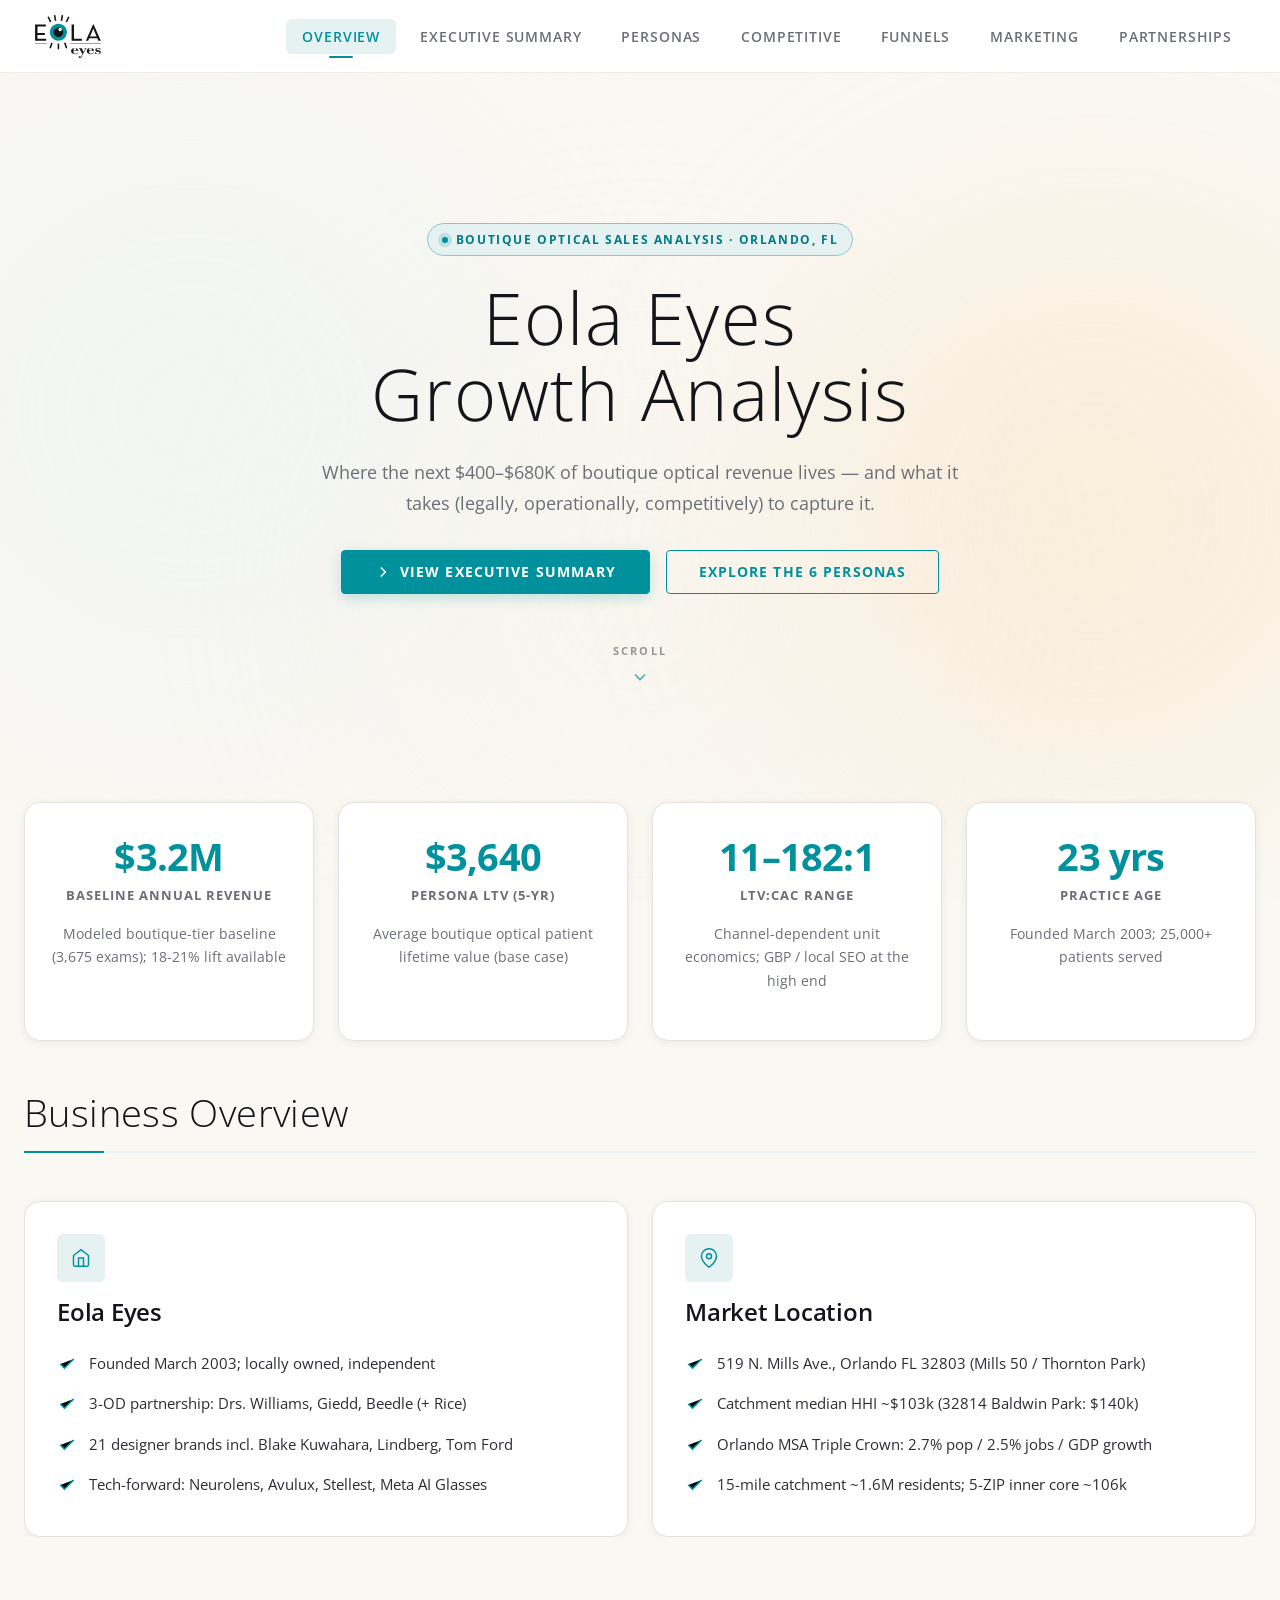
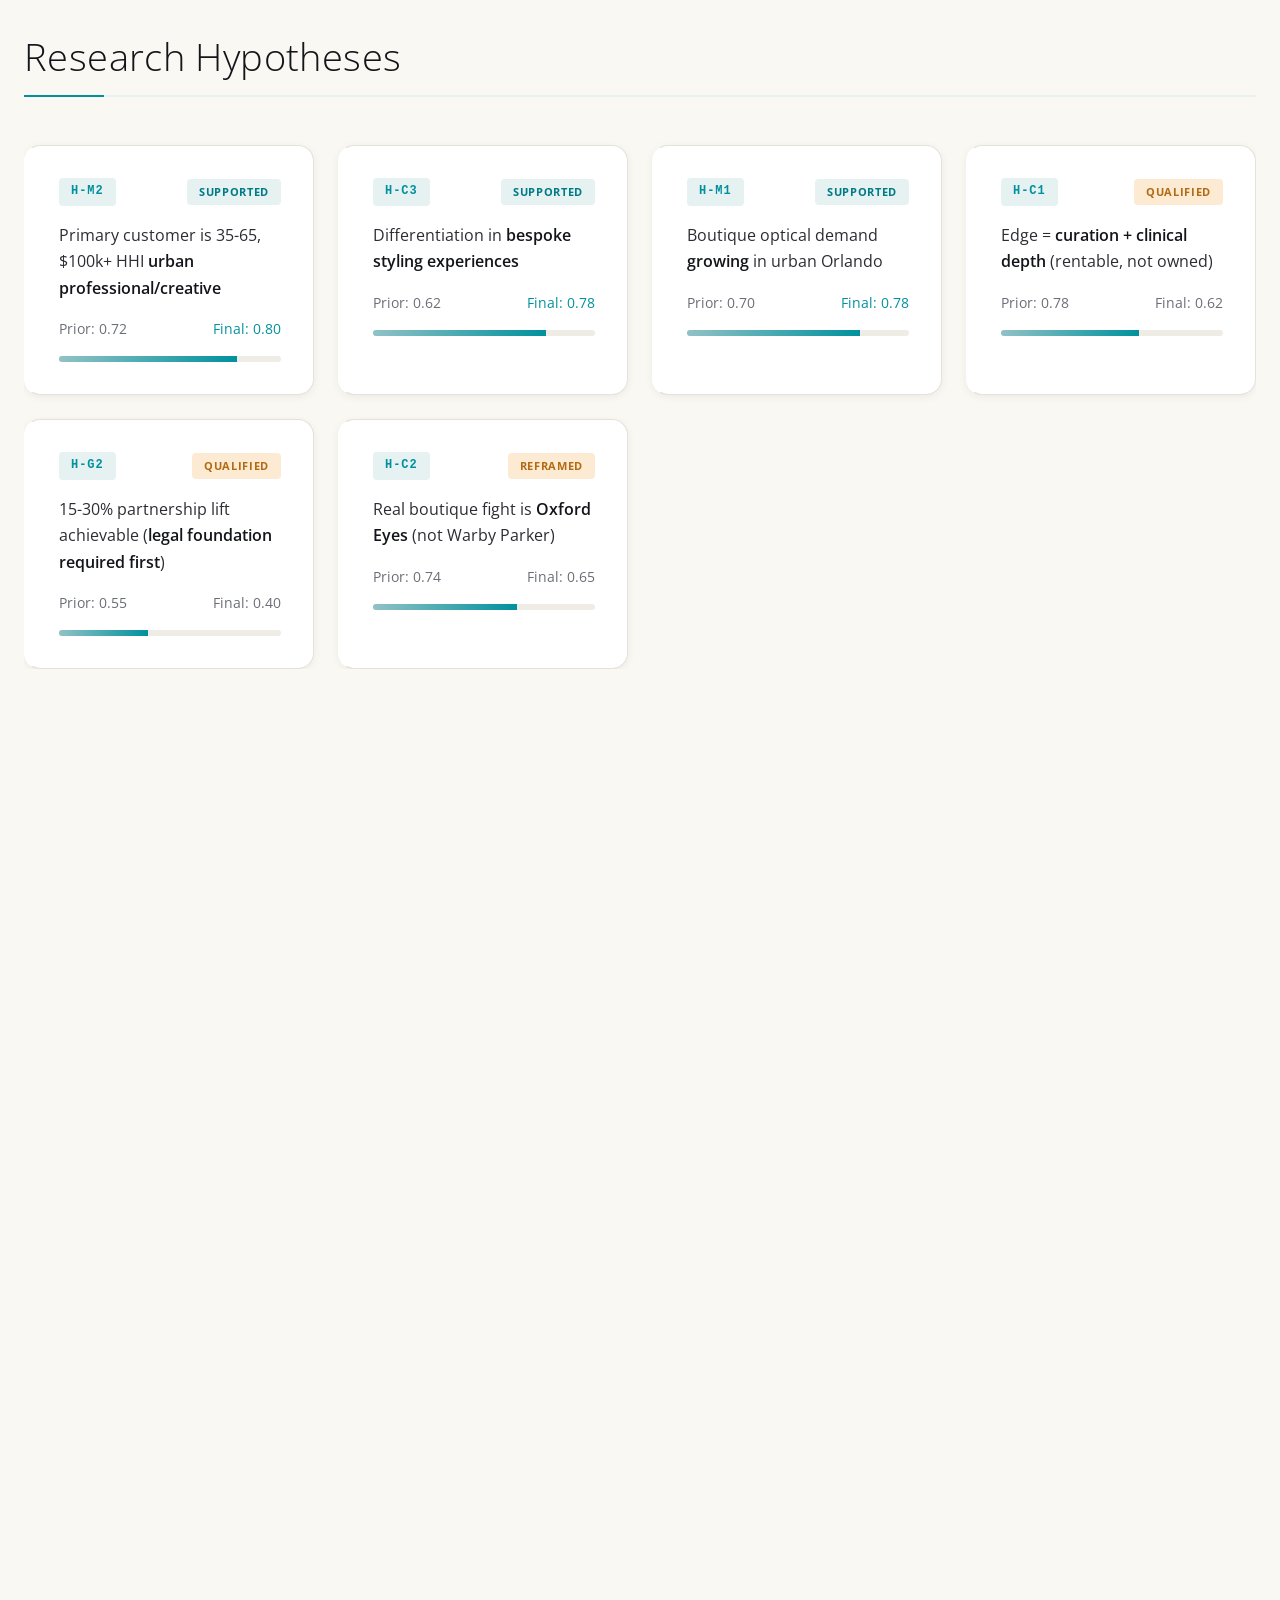
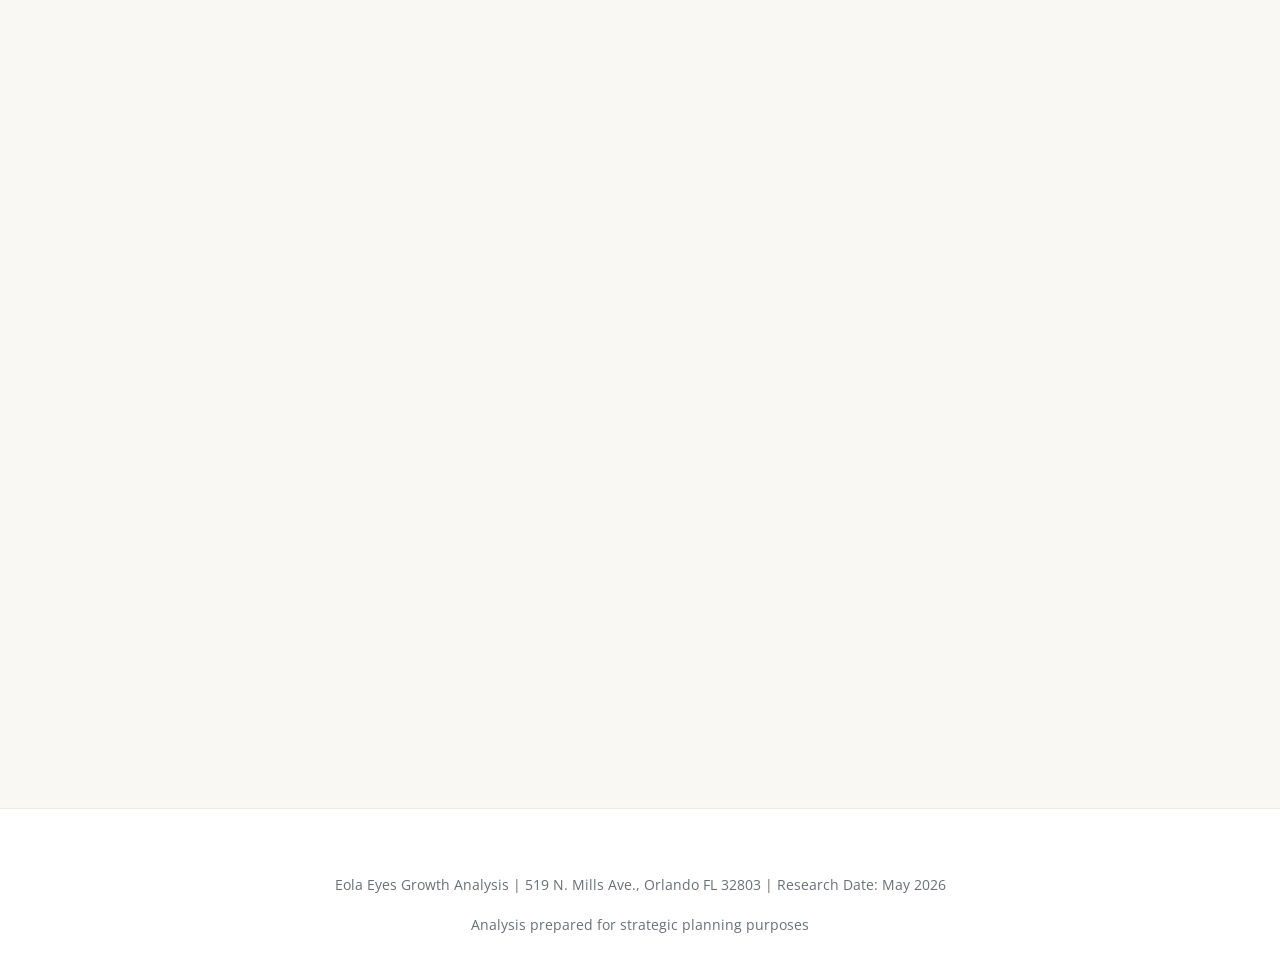
<file: index.html>
<!DOCTYPE html>
<html lang="en">
<head>
  <meta charset="UTF-8">
  <meta name="viewport" content="width=device-width, initial-scale=1.0">
  <meta name="theme-color" content="#00919D">
  <title>Eola Eyes Growth Analysis | Boutique Optical Sales Market Research</title>
  <meta name="description" content="Comprehensive market research and strategic growth roadmap for Eola Eyes, an independent boutique optical practice in downtown Orlando, FL.">

  <!-- Preconnect for fonts -->
  <link rel="preconnect" href="https://fonts.googleapis.com">
  <link rel="preconnect" href="https://fonts.gstatic.com" crossorigin>

  <!-- Critical CSS -->
    <style>
    :root {
      --eola-paper: #FFFFFF;
      --eola-paper-warm: #FAF8F3;
      --eola-ink: #13151A;
      --eola-teal: #00919D;
      --eola-orange: #F7921E;
    }
    body {
      margin: 0;
      font-family: 'Open Sans', -apple-system, BlinkMacSystemFont, 'Segoe UI', Roboto, sans-serif;
      background: var(--eola-paper-warm);
      color: var(--eola-ink);
      -webkit-font-smoothing: antialiased;
    }
    .aurora-bg { position: fixed; inset: 0; overflow: hidden; z-index: -1; background: var(--eola-paper-warm); pointer-events: none; }
    .hero { min-height: 70vh; display: flex; align-items: center; justify-content: center; padding: 6rem 1rem 4rem; text-align: center; }
  </style>

  <!-- Fonts with display swap -->
  <link href="https://fonts.googleapis.com/css2?family=Open+Sans:wght@300;400;600;700&display=swap" rel="stylesheet">

  <!-- Deferred CSS -->
  <link rel="preload" href="./assets/css/main.css" as="style" onload="this.onload=null;this.rel='stylesheet'">
  <noscript><link rel="stylesheet" href="./assets/css/main.css"></noscript>

  <!-- Deferred JS -->
  <script defer src="./assets/js/main.js"></script>
</head>
<body>
  <!-- Aurora Background -->
  <div class="aurora-bg">
    <div class="aurora-blob aurora-blob--indigo"></div>
    <div class="aurora-blob aurora-blob--rose"></div>
    <div class="aurora-blob aurora-blob--teal"></div>
  </div>

  <!-- Navigation -->
  <nav class="nav">
    <div class="nav-container">
      <a href="index.html" class="nav-logo"><img src="./assets/images/EolaEyes_logo.svg" alt="Eola Eyes" class="brand-mark" width="140" height="48"></a>
      <button class="nav-toggle" aria-label="Toggle navigation" aria-expanded="false">
        <svg width="24" height="24" viewBox="0 0 24 24" fill="none" stroke="currentColor" stroke-width="2">
          <line x1="3" y1="6" x2="21" y2="6"/>
          <line x1="3" y1="12" x2="21" y2="12"/>
          <line x1="3" y1="18" x2="21" y2="18"/>
        </svg>
      </button>
      <ul class="nav-links">
        <li><a href="index.html" class="nav-link active">Overview</a></li>
        <li><a href="executive-summary.html" class="nav-link">Executive Summary</a></li>
        <li><a href="personas.html" class="nav-link">Personas</a></li>
        <li><a href="competitive.html" class="nav-link">Competitive</a></li>
        <li><a href="funnels.html" class="nav-link">Funnels</a></li>
        <li><a href="marketing.html" class="nav-link">Marketing</a></li>
        <li><a href="partnerships.html" class="nav-link">Partnerships</a></li>
      </ul>
    </div>
  </nav>

  <!-- Main Content -->
  <main class="main">
    <div class="container">
      <!-- Hero Section -->
      <section class="hero" data-reveal>
        <div class="hero-content">
          <span class="hero-eyebrow"><span class="dot" aria-hidden="true"></span>Boutique Optical Sales Analysis · Orlando, FL</span>
          <h1 class="hero-title">Eola Eyes<br>Growth Analysis</h1>
          <p class="hero-subtitle">Where the next $400&ndash;$680K of boutique optical revenue lives &mdash; and what it takes (legally, operationally, competitively) to capture it.</p>
          <div style="display: flex; gap: 1rem; justify-content: center; flex-wrap: wrap; margin-top: 1.5rem;">
            <a href="executive-summary.html" class="btn btn-primary">
              <svg width="18" height="18" viewBox="0 0 24 24" fill="none" stroke="currentColor" stroke-width="2">
                <path d="M9 18l6-6-6-6"/>
              </svg>
              View Executive Summary
            </a>
            <a href="personas.html" class="btn btn-secondary">Explore the 6 Personas</a>
          </div>
          <div class="scroll-cue" aria-hidden="true">
            <span>Scroll</span>
            <svg viewBox="0 0 24 24" fill="none" stroke="currentColor" stroke-width="2">
              <polyline points="6 9 12 15 18 9"/>
            </svg>
          </div>
        </div>
      </section>

      <!-- Key Metrics -->
      <!-- Source: 03_research/05_Funnels_Economics/funnels_economics.md §5.2 (baseline revenue), §3.3 (5-yr LTV base), §3.5 (LTV:CAC range) -->
      <!-- Source: 01_inputs/business_snapshot.md (founded March 2003) -->
      <section class="stats-grid" data-reveal>
        <div class="glass-card stat-card">
          <div class="stat-value">$3.2M</div>
          <div class="stat-label">Baseline Annual Revenue</div>
          <p class="text-sm text-muted mt-4">Modeled boutique-tier baseline (3,675 exams); 18-21% lift available</p>
        </div>
        <div class="glass-card stat-card">
          <div class="stat-value">$3,640</div>
          <div class="stat-label">Persona LTV (5-yr)</div>
          <p class="text-sm text-muted mt-4">Average boutique optical patient lifetime value (base case)</p>
        </div>
        <div class="glass-card stat-card">
          <div class="stat-value">11–182:1</div>
          <div class="stat-label">LTV:CAC Range</div>
          <p class="text-sm text-muted mt-4">Channel-dependent unit economics; GBP / local SEO at the high end</p>
        </div>
        <div class="glass-card stat-card">
          <div class="stat-value">23 yrs</div>
          <div class="stat-label">Practice Age</div>
          <p class="text-sm text-muted mt-4">Founded March 2003; 25,000+ patients served</p>
        </div>
      </section>

      <!-- Business Overview -->
      <!-- Source: 01_inputs/business_snapshot.md (3-OD partnership, brands, address) -->
      <!-- Source: 03_research/02_Market_Analysis/market_analysis.md §1.1 (Triple Crown), §2 (catchment ZIPs) -->
      <section class="section" data-reveal>
        <h2 class="section-title">Business Overview</h2>
        <div class="grid-2">
          <div class="glass-card">
            <div class="icon-container mb-4">
              <svg viewBox="0 0 24 24">
                <path d="M3 9l9-7 9 7v11a2 2 0 0 1-2 2H5a2 2 0 0 1-2-2z"/>
                <polyline points="9 22 9 12 15 12 15 22"/>
              </svg>
            </div>
            <h3 class="mb-4">Eola Eyes</h3>
            <ul class="feature-list">
              <li>
                <svg viewBox="0 0 24 24"><polyline points="20 6 9 17 4 12"/></svg>
                Founded March 2003; locally owned, independent
              </li>
              <li>
                <svg viewBox="0 0 24 24"><polyline points="20 6 9 17 4 12"/></svg>
                3-OD partnership: Drs. Williams, Giedd, Beedle (+ Rice)
              </li>
              <li>
                <svg viewBox="0 0 24 24"><polyline points="20 6 9 17 4 12"/></svg>
                21 designer brands incl. Blake Kuwahara, Lindberg, Tom Ford
              </li>
              <li>
                <svg viewBox="0 0 24 24"><polyline points="20 6 9 17 4 12"/></svg>
                Tech-forward: Neurolens, Avulux, Stellest, Meta AI Glasses
              </li>
            </ul>
          </div>
          <div class="glass-card">
            <div class="icon-container mb-4">
              <svg viewBox="0 0 24 24">
                <path d="M21 10c0 7-9 13-9 13s-9-6-9-13a9 9 0 0 1 18 0z"/>
                <circle cx="12" cy="10" r="3"/>
              </svg>
            </div>
            <h3 class="mb-4">Market Location</h3>
            <ul class="feature-list">
              <li>
                <svg viewBox="0 0 24 24"><polyline points="20 6 9 17 4 12"/></svg>
                519 N. Mills Ave., Orlando FL 32803 (Mills 50 / Thornton Park)
              </li>
              <li>
                <svg viewBox="0 0 24 24"><polyline points="20 6 9 17 4 12"/></svg>
                Catchment median HHI ~$103k (32814 Baldwin Park: $140k)
              </li>
              <li>
                <svg viewBox="0 0 24 24"><polyline points="20 6 9 17 4 12"/></svg>
                Orlando MSA Triple Crown: 2.7% pop / 2.5% jobs / GDP growth
              </li>
              <li>
                <svg viewBox="0 0 24 24"><polyline points="20 6 9 17 4 12"/></svg>
                15-mile catchment ~1.6M residents; 5-ZIP inner core ~106k
              </li>
            </ul>
          </div>
        </div>
      </section>

      <!-- Research Hypotheses -->
      <!-- Source: PROGRESS.md "Final Hypothesis Probabilities (post-Red-Team)" table -->
      <section class="section" data-reveal>
        <h2 class="section-title">Research Hypotheses</h2>
        <div class="grid-3">
          <div class="glass-card hypothesis-card">
            <div class="hypothesis-header">
              <span class="hypothesis-id">H-M2</span>
              <span class="hypothesis-status status-supported">Supported</span>
            </div>
            <p class="mb-4">Primary customer is 35-65, $100k+ HHI <strong>urban professional/creative</strong></p>
            <div style="display: flex; justify-content: space-between; font-size: 0.875rem; color: var(--color-slate-400);">
              <span>Prior: 0.72</span>
              <span class="text-success">Final: 0.80</span>
            </div>
            <div class="probability-bar">
              <div class="probability-fill" style="width: 80%;"></div>
            </div>
          </div>

          <div class="glass-card hypothesis-card">
            <div class="hypothesis-header">
              <span class="hypothesis-id">H-C3</span>
              <span class="hypothesis-status status-supported">Supported</span>
            </div>
            <p class="mb-4">Differentiation in <strong>bespoke styling experiences</strong></p>
            <div style="display: flex; justify-content: space-between; font-size: 0.875rem; color: var(--color-slate-400);">
              <span>Prior: 0.62</span>
              <span class="text-success">Final: 0.78</span>
            </div>
            <div class="probability-bar">
              <div class="probability-fill" style="width: 78%;"></div>
            </div>
          </div>

          <div class="glass-card hypothesis-card">
            <div class="hypothesis-header">
              <span class="hypothesis-id">H-M1</span>
              <span class="hypothesis-status status-supported">Supported</span>
            </div>
            <p class="mb-4">Boutique optical demand <strong>growing</strong> in urban Orlando</p>
            <div style="display: flex; justify-content: space-between; font-size: 0.875rem; color: var(--color-slate-400);">
              <span>Prior: 0.70</span>
              <span class="text-success">Final: 0.78</span>
            </div>
            <div class="probability-bar">
              <div class="probability-fill" style="width: 78%;"></div>
            </div>
          </div>

          <div class="glass-card hypothesis-card">
            <div class="hypothesis-header">
              <span class="hypothesis-id">H-C1</span>
              <span class="hypothesis-status status-testing">Qualified</span>
            </div>
            <p class="mb-4">Edge = <strong>curation + clinical depth</strong> (rentable, not owned)</p>
            <div style="display: flex; justify-content: space-between; font-size: 0.875rem; color: var(--color-slate-400);">
              <span>Prior: 0.78</span>
              <span>Final: 0.62</span>
            </div>
            <div class="probability-bar">
              <div class="probability-fill" style="width: 62%;"></div>
            </div>
          </div>

          <div class="glass-card hypothesis-card">
            <div class="hypothesis-header">
              <span class="hypothesis-id">H-G2</span>
              <span class="hypothesis-status status-testing">Qualified</span>
            </div>
            <p class="mb-4">15-30% partnership lift achievable (<strong>legal foundation required first</strong>)</p>
            <div style="display: flex; justify-content: space-between; font-size: 0.875rem; color: var(--color-slate-400);">
              <span>Prior: 0.55</span>
              <span>Final: 0.40</span>
            </div>
            <div class="probability-bar">
              <div class="probability-fill" style="width: 40%;"></div>
            </div>
          </div>

          <div class="glass-card hypothesis-card">
            <div class="hypothesis-header">
              <span class="hypothesis-id">H-C2</span>
              <span class="hypothesis-status status-testing">Reframed</span>
            </div>
            <p class="mb-4">Real boutique fight is <strong>Oxford Eyes</strong> (not Warby Parker)</p>
            <div style="display: flex; justify-content: space-between; font-size: 0.875rem; color: var(--color-slate-400);">
              <span>Prior: 0.74</span>
              <span>Final: 0.65</span>
            </div>
            <div class="probability-bar">
              <div class="probability-fill" style="width: 65%;"></div>
            </div>
          </div>
        </div>
      </section>

      <!-- Strategic Headlines -->
      <!-- Source: 03_research/00_file_index.md "Cross-Cutting Strategic Headlines (post-Red-Team)" -->
      <section class="section" data-reveal>
        <h2 class="section-title">Strategic Headlines</h2>
        <div class="grid-2">
          <div class="glass-card">
            <div class="icon-container mb-4">
              <svg viewBox="0 0 24 24">
                <circle cx="12" cy="12" r="10"/>
                <line x1="12" y1="8" x2="12" y2="12"/>
                <line x1="12" y1="16" x2="12.01" y2="16"/>
              </svg>
            </div>
            <h4 class="mb-4">Real competitor is Oxford Eyes</h4>
            <p class="text-sm text-muted mb-0">1.7 mi from Eola; 7-year Best of Orlando incumbent. Edward Beiner owns the Cartier/Dita lane at Mall at Millenia. Warby Parker (Sport $195, Studio likely to follow) is now a partial direct threat.</p>
          </div>

          <div class="glass-card">
            <div class="icon-container mb-4">
              <svg viewBox="0 0 24 24">
                <line x1="12" y1="1" x2="12" y2="23"/>
                <path d="M17 5H9.5a3.5 3.5 0 0 0 0 7h5a3.5 3.5 0 0 1 0 7H6"/>
              </svg>
            </div>
            <h4 class="mb-4">$400-680K zero-CAC revenue lift available</h4>
            <p class="text-sm text-muted mb-0">Three internal levers — capture rate, multi-pair attach, recall — deliver most of Scenario B without new acquisition spend. Realistic timeline is 18-36 months, NOT 90 days.</p>
          </div>

          <div class="glass-card">
            <div class="icon-container mb-4">
              <svg viewBox="0 0 24 24">
                <path d="M20 21v-2a4 4 0 0 0-4-4H8a4 4 0 0 0-4 4v2"/>
                <circle cx="12" cy="7" r="4"/>
              </svg>
            </div>
            <h4 class="mb-4">Maya = priority persona</h4>
            <p class="text-sm text-muted mb-0">Thornton Park Creative Director, current Warby Parker user looking to upgrade. Highest-leverage acquisition target — but validate against Eola's actual customer ZIPs before scaling spend.</p>
          </div>

          <div class="glass-card">
            <div class="icon-container mb-4">
              <svg viewBox="0 0 24 24">
                <path d="M12 22s8-4 8-10V5l-8-3-8 3v7c0 6 8 10 8 10z"/>
              </svg>
            </div>
            <h4 class="mb-4">Florida Patient Brokering Act § 817.505</h4>
            <p class="text-sm text-muted mb-0">Felony-level legal prerequisite. Healthcare-referral arrangements (and even retail/hospitality re-characterization risk) require a $3-8K written legal opinion BEFORE any structured partnership launch.</p>
          </div>
        </div>
      </section>

      <!-- Quick Links -->
      <section class="section" data-reveal>
        <h2 class="section-title">Explore Analysis</h2>
        <div class="grid-3">
          <a href="executive-summary.html" class="glass-card" style="text-decoration: none;">
            <div class="icon-container mb-4">
              <svg viewBox="0 0 24 24">
                <path d="M14 2H6a2 2 0 0 0-2 2v16a2 2 0 0 0 2 2h12a2 2 0 0 0 2-2V8z"/>
                <polyline points="14 2 14 8 20 8"/>
                <line x1="16" y1="13" x2="8" y2="13"/>
                <line x1="16" y1="17" x2="8" y2="17"/>
              </svg>
            </div>
            <h4 class="mb-4">Executive Summary</h4>
            <p class="text-sm text-muted mb-0">Key findings, opportunity score, and strategic recommendations</p>
          </a>

          <a href="personas.html" class="glass-card" style="text-decoration: none;">
            <div class="icon-container mb-4">
              <svg viewBox="0 0 24 24">
                <path d="M17 21v-2a4 4 0 0 0-4-4H5a4 4 0 0 0-4 4v2"/>
                <circle cx="9" cy="7" r="4"/>
                <path d="M23 21v-2a4 4 0 0 0-3-3.87"/>
                <path d="M16 3.13a4 4 0 0 1 0 7.75"/>
              </svg>
            </div>
            <h4 class="mb-4">Target Personas</h4>
            <p class="text-sm text-muted mb-0">Six detailed boutique optical buyer profiles for downtown Orlando</p>
          </a>

          <a href="competitive.html" class="glass-card" style="text-decoration: none;">
            <div class="icon-container mb-4">
              <svg viewBox="0 0 24 24">
                <circle cx="12" cy="12" r="10"/>
                <path d="M12 16v-4"/>
                <path d="M12 8h.01"/>
              </svg>
            </div>
            <h4 class="mb-4">Competitive Analysis</h4>
            <p class="text-sm text-muted mb-0">Oxford Eyes, Warby Parker, Edward Beiner threat map and SWOT</p>
          </a>

          <a href="funnels.html" class="glass-card" style="text-decoration: none;">
            <div class="icon-container mb-4">
              <svg viewBox="0 0 24 24">
                <polygon points="22 3 2 3 10 12.46 10 19 14 21 14 12.46 22 3"/>
              </svg>
            </div>
            <h4 class="mb-4">Funnels & Economics</h4>
            <p class="text-sm text-muted mb-0">Capture-rate, AOV, LTV economics and growth scenarios</p>
          </a>

          <a href="marketing.html" class="glass-card" style="text-decoration: none;">
            <div class="icon-container mb-4">
              <svg viewBox="0 0 24 24">
                <path d="M18 8A6 6 0 0 0 6 8c0 7-3 9-3 9h18s-3-2-3-9"/>
                <path d="M13.73 21a2 2 0 0 1-3.46 0"/>
              </svg>
            </div>
            <h4 class="mb-4">Marketing Strategy</h4>
            <p class="text-sm text-muted mb-0">GBP + Instagram + content channel mix for boutique buyers</p>
          </a>

          <a href="partnerships.html" class="glass-card" style="text-decoration: none;">
            <div class="icon-container mb-4">
              <svg viewBox="0 0 24 24">
                <path d="M16 21v-2a4 4 0 0 0-4-4H5a4 4 0 0 0-4 4v2"/>
                <circle cx="8.5" cy="7" r="4"/>
                <path d="M20 8v6"/>
                <path d="M23 11h-6"/>
              </svg>
            </div>
            <h4 class="mb-4">Partnerships</h4>
            <p class="text-sm text-muted mb-0">80+ Thornton Park / Mills 50 ecosystem partner prospects</p>
          </a>
        </div>
      </section>
    </div>
  </main>

  <!-- Footer -->
  <footer class="footer">
    <p>Eola Eyes Growth Analysis | 519 N. Mills Ave., Orlando FL 32803 | Research Date: May 2026</p>
    <p class="mt-4">Analysis prepared for strategic planning purposes</p>
  </footer>
</body>
</html>
</file>
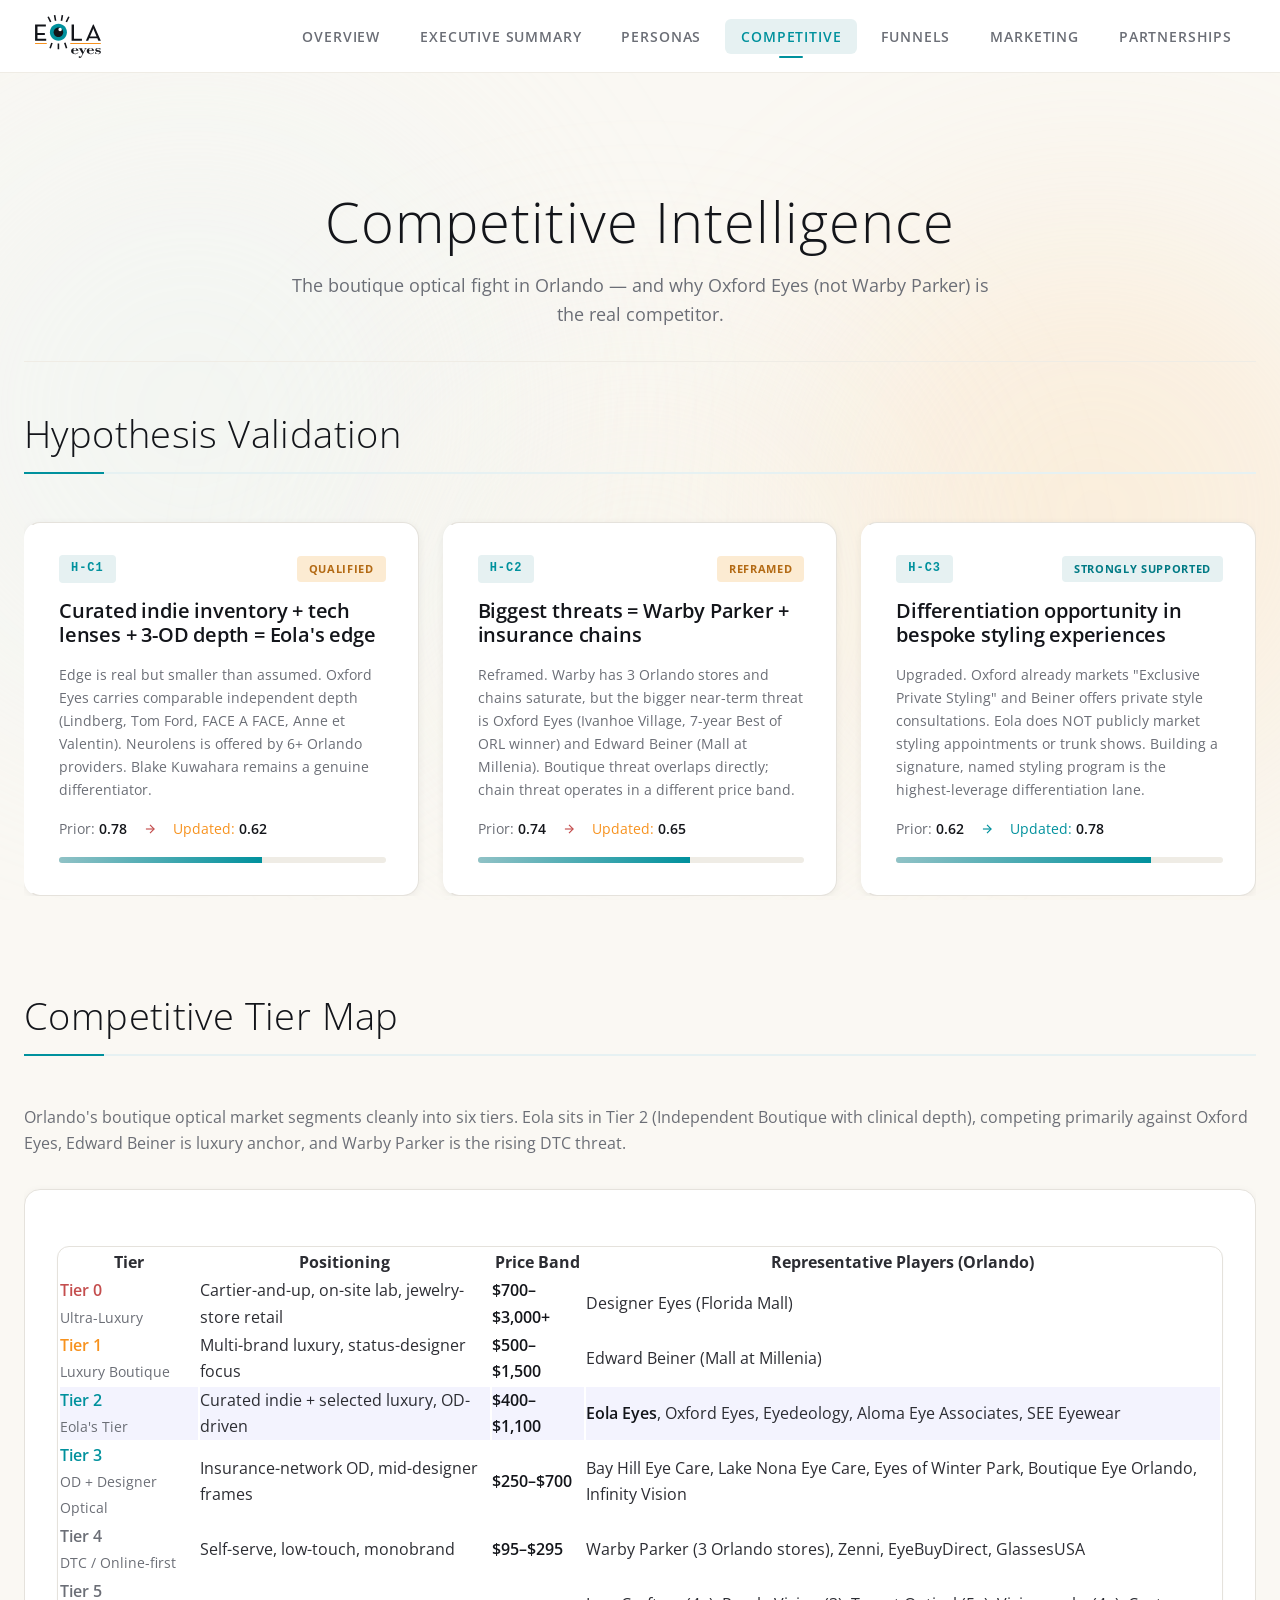
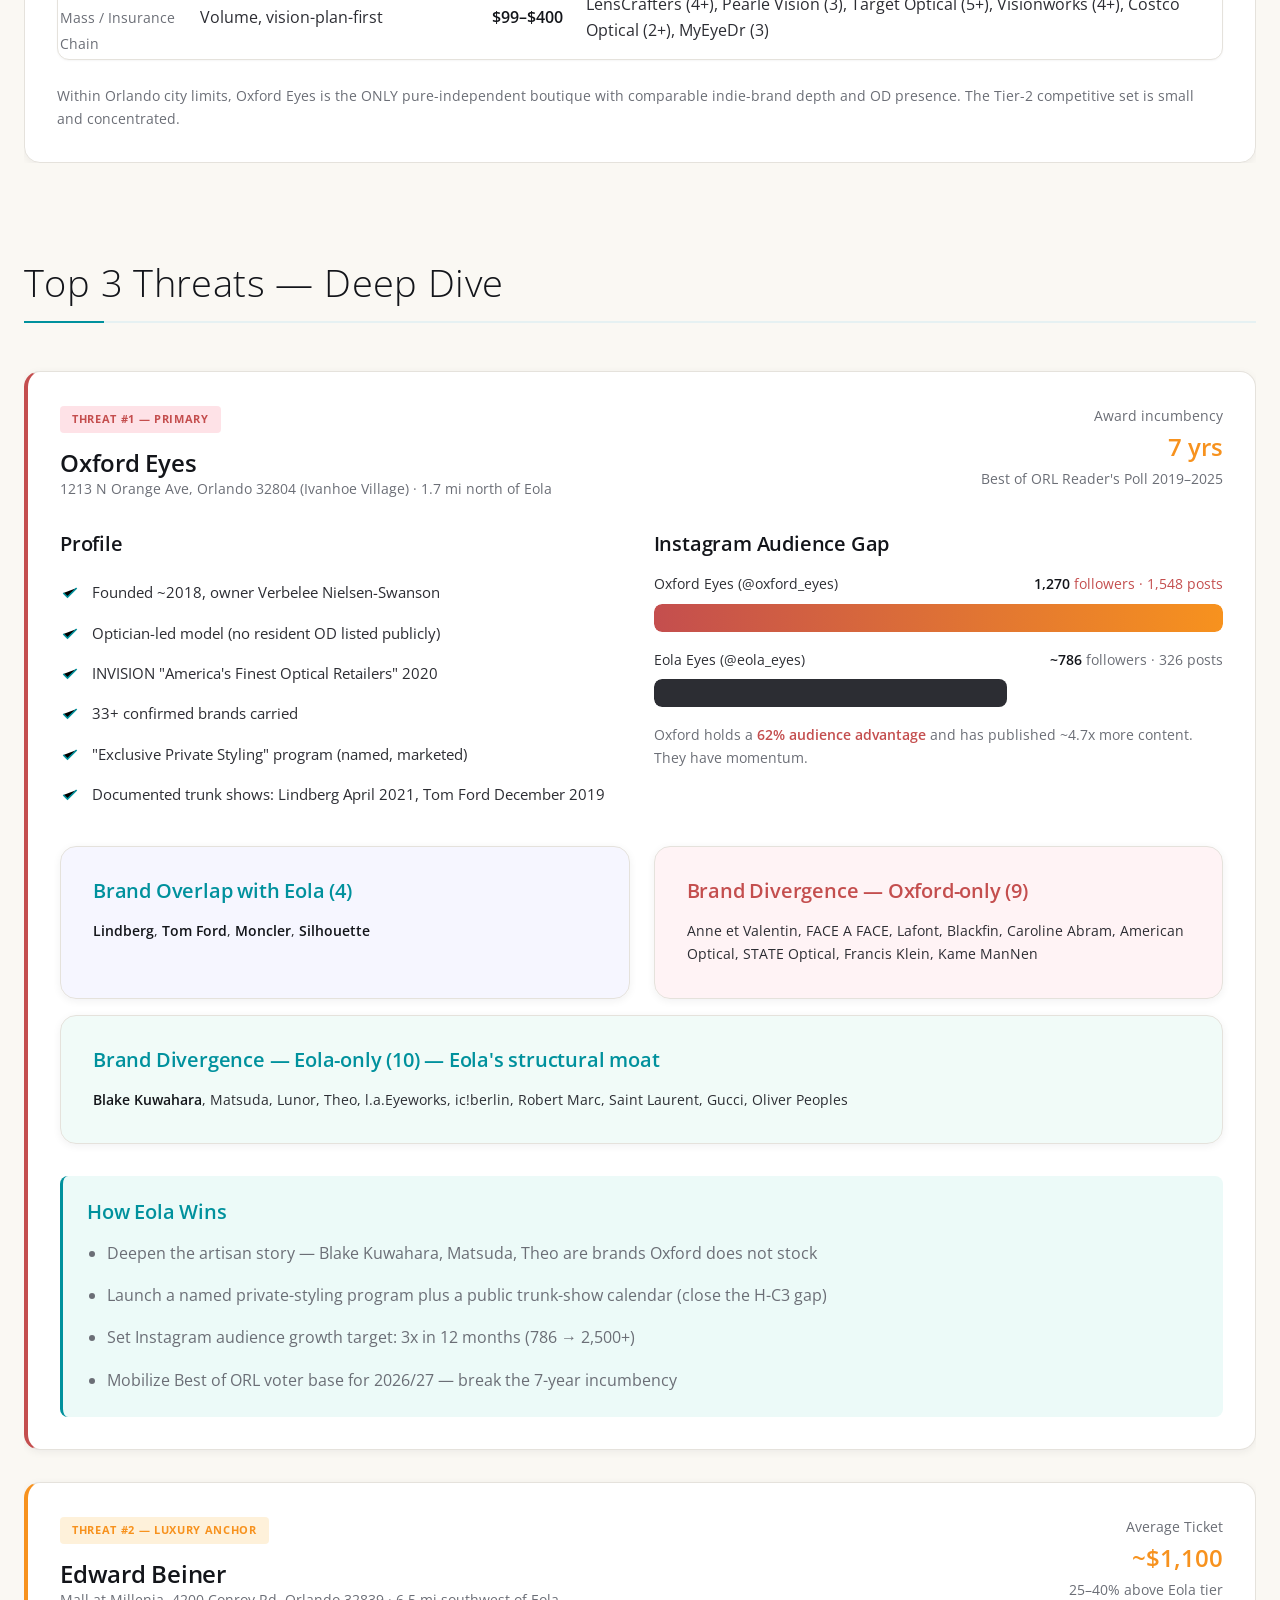
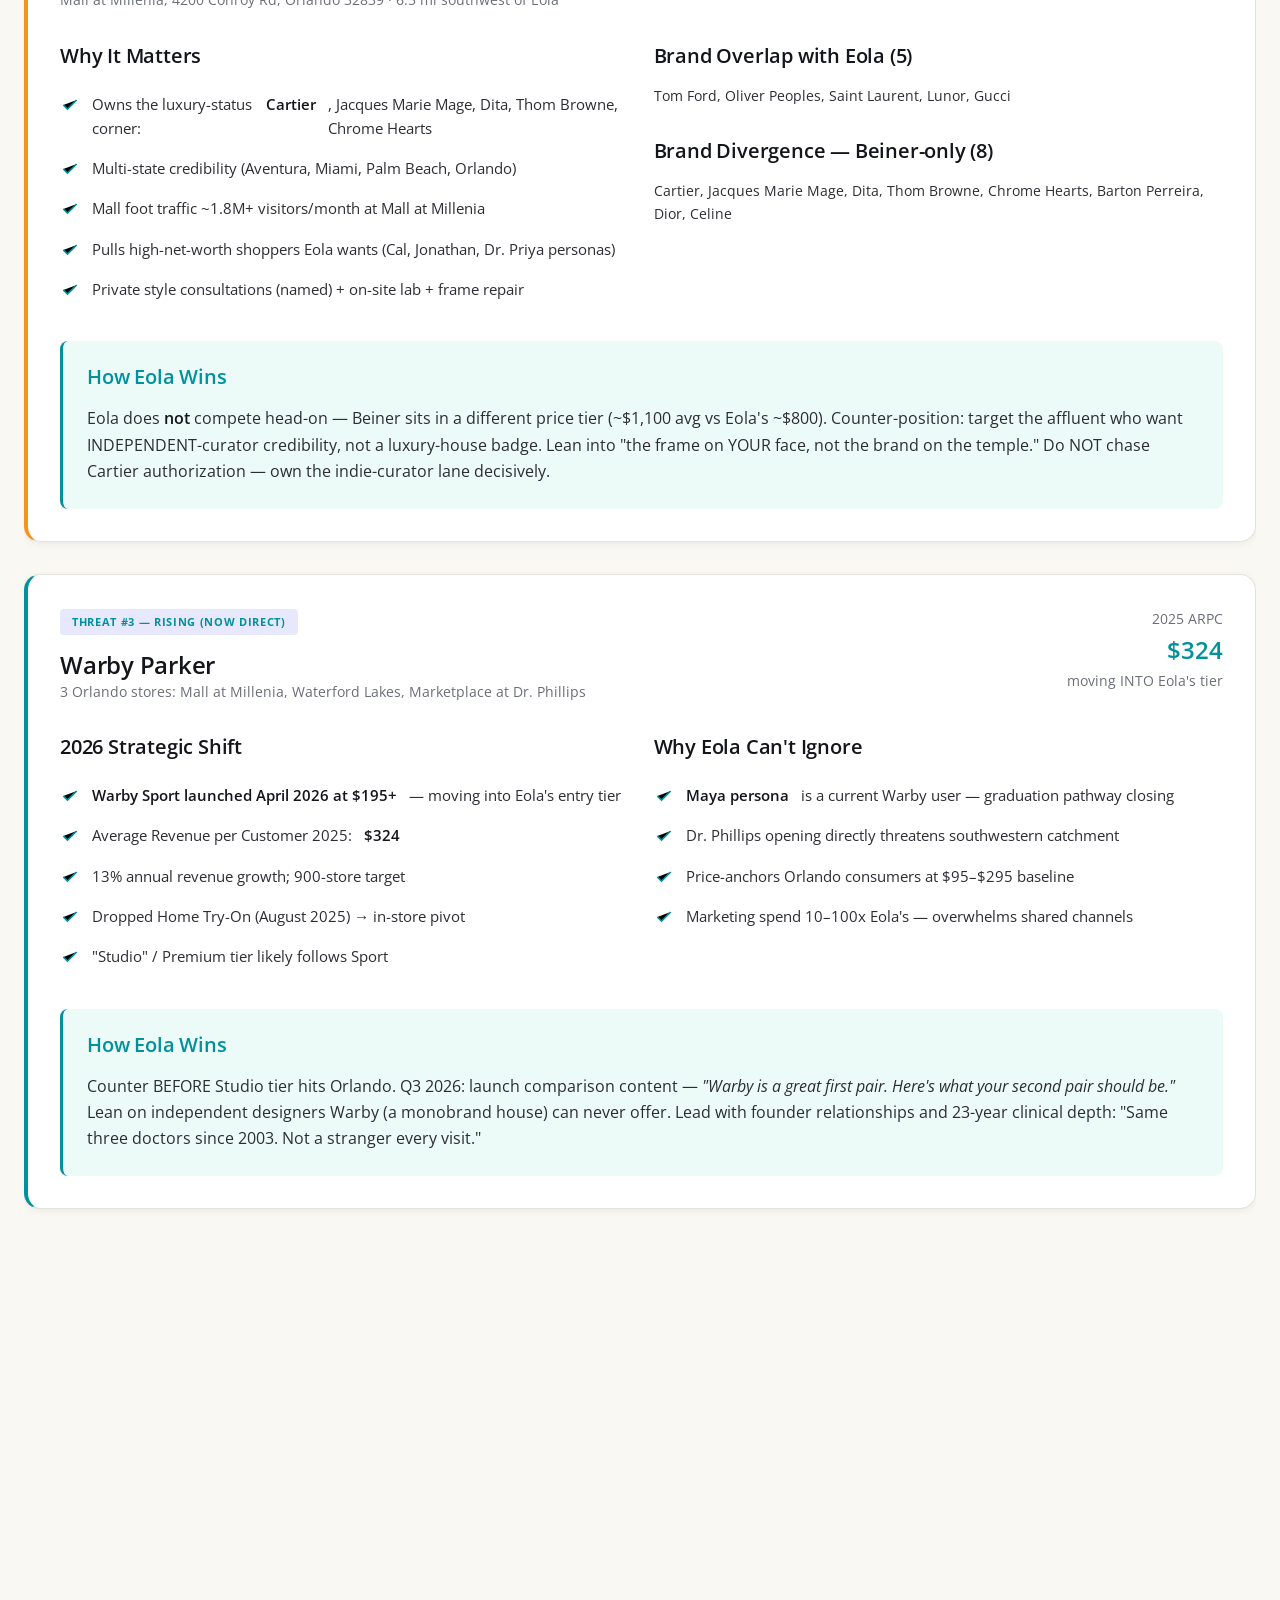
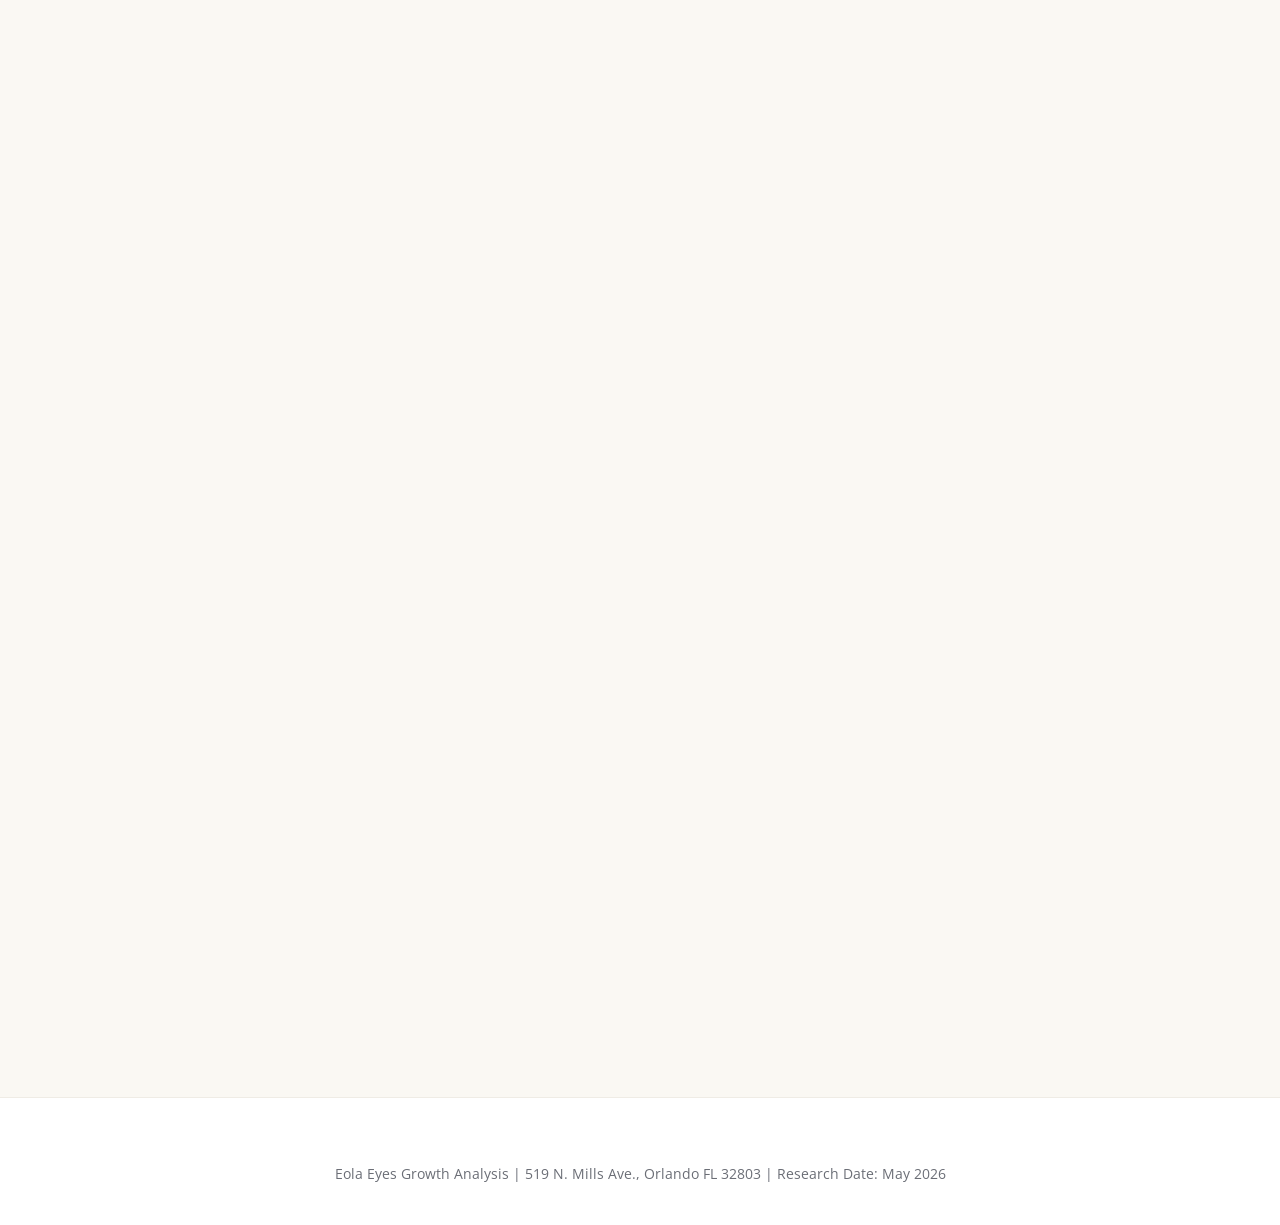
<file: competitive.html>
<!DOCTYPE html>
<html lang="en">
<head>
  <meta charset="UTF-8">
  <meta name="viewport" content="width=device-width, initial-scale=1.0">
  <meta name="theme-color" content="#00919D">
  <title>Competitive Intelligence | Eola Eyes</title>
  <meta name="description" content="The boutique optical fight in Orlando — and why Oxford Eyes (not Warby Parker) is the real competitor for Eola Eyes.">

  <link rel="preconnect" href="https://fonts.googleapis.com">
  <link rel="preconnect" href="https://fonts.gstatic.com" crossorigin>

    <style>
    :root {
      --eola-paper: #FFFFFF;
      --eola-paper-warm: #FAF8F3;
      --eola-ink: #13151A;
      --eola-teal: #00919D;
      --eola-orange: #F7921E;
    }
    body {
      margin: 0;
      font-family: 'Open Sans', -apple-system, BlinkMacSystemFont, 'Segoe UI', Roboto, sans-serif;
      background: var(--eola-paper-warm);
      color: var(--eola-ink);
      -webkit-font-smoothing: antialiased;
    }
    .aurora-bg { position: fixed; inset: 0; overflow: hidden; z-index: -1; background: var(--eola-paper-warm); pointer-events: none; }
    .hero { min-height: 70vh; display: flex; align-items: center; justify-content: center; padding: 6rem 1rem 4rem; text-align: center; }
  </style>

  <link href="https://fonts.googleapis.com/css2?family=Open+Sans:wght@300;400;600;700&display=swap" rel="stylesheet">
  <link rel="preload" href="./assets/css/main.css" as="style" onload="this.onload=null;this.rel='stylesheet'">
  <noscript><link rel="stylesheet" href="./assets/css/main.css"></noscript>
  <script defer src="./assets/js/main.js"></script>
</head>
<body>
  <div class="aurora-bg">
    <div class="aurora-blob aurora-blob--indigo"></div>
    <div class="aurora-blob aurora-blob--rose"></div>
    <div class="aurora-blob aurora-blob--teal"></div>
  </div>

  <nav class="nav">
    <div class="nav-container">
      <a href="index.html" class="nav-logo"><img src="./assets/images/EolaEyes_logo.svg" alt="Eola Eyes" class="brand-mark" width="140" height="48"></a>
      <button class="nav-toggle" aria-label="Toggle navigation">
        <svg width="24" height="24" viewBox="0 0 24 24" fill="none" stroke="currentColor" stroke-width="2">
          <line x1="3" y1="6" x2="21" y2="6"/><line x1="3" y1="12" x2="21" y2="12"/><line x1="3" y1="18" x2="21" y2="18"/>
        </svg>
      </button>
      <ul class="nav-links">
        <li><a href="index.html" class="nav-link">Overview</a></li>
        <li><a href="executive-summary.html" class="nav-link">Executive Summary</a></li>
        <li><a href="personas.html" class="nav-link">Personas</a></li>
        <li><a href="competitive.html" class="nav-link active">Competitive</a></li>
        <li><a href="funnels.html" class="nav-link">Funnels</a></li>
        <li><a href="marketing.html" class="nav-link">Marketing</a></li>
        <li><a href="partnerships.html" class="nav-link">Partnerships</a></li>
      </ul>
    </div>
  </nav>

  <main class="main">
    <div class="container">
      <header class="page-header" data-reveal>
        <h1>Competitive Intelligence</h1>
        <p>The boutique optical fight in Orlando — and why Oxford Eyes (not Warby Parker) is the real competitor.</p>
      </header>

      <!-- Hypothesis Validation -->
      <section class="section" data-reveal>
        <h2 class="section-title">Hypothesis Validation</h2>
        <div class="grid-3">
          <div class="glass-card hypothesis-card">
            <div class="hypothesis-header">
              <span class="hypothesis-id">H-C1</span>
              <span class="hypothesis-status status-testing">Qualified</span>
            </div>
            <h4 class="mb-4">Curated indie inventory + tech lenses + 3-OD depth = Eola's edge</h4>
            <p class="text-muted text-sm mb-4">Edge is real but smaller than assumed. Oxford Eyes carries comparable independent depth (Lindberg, Tom Ford, FACE A FACE, Anne et Valentin). Neurolens is offered by 6+ Orlando providers. Blake Kuwahara remains a genuine differentiator.</p>
            <div style="display: flex; align-items: center; gap: 1rem; font-size: 0.875rem;">
              <span class="text-muted">Prior: <strong style="color:#13151A;">0.78</strong></span>
              <svg width="14" height="14" viewBox="0 0 24 24" fill="none" stroke="#C44E4E" stroke-width="2"><line x1="5" y1="12" x2="19" y2="12"/><polyline points="12 5 19 12 12 19"/></svg>
              <span class="text-warning">Updated: <strong>0.62</strong></span>
            </div>
            <div class="probability-bar"><div class="probability-fill" style="width: 62%;"></div></div>
          </div>

          <div class="glass-card hypothesis-card">
            <div class="hypothesis-header">
              <span class="hypothesis-id">H-C2</span>
              <span class="hypothesis-status status-testing">Reframed</span>
            </div>
            <h4 class="mb-4">Biggest threats = Warby Parker + insurance chains</h4>
            <p class="text-muted text-sm mb-4">Reframed. Warby has 3 Orlando stores and chains saturate, but the bigger near-term threat is Oxford Eyes (Ivanhoe Village, 7-year Best of ORL winner) and Edward Beiner (Mall at Millenia). Boutique threat overlaps directly; chain threat operates in a different price band.</p>
            <div style="display: flex; align-items: center; gap: 1rem; font-size: 0.875rem;">
              <span class="text-muted">Prior: <strong style="color:#13151A;">0.74</strong></span>
              <svg width="14" height="14" viewBox="0 0 24 24" fill="none" stroke="#C44E4E" stroke-width="2"><line x1="5" y1="12" x2="19" y2="12"/><polyline points="12 5 19 12 12 19"/></svg>
              <span class="text-warning">Updated: <strong>0.65</strong></span>
            </div>
            <div class="probability-bar"><div class="probability-fill" style="width: 65%;"></div></div>
          </div>

          <div class="glass-card hypothesis-card">
            <div class="hypothesis-header">
              <span class="hypothesis-id">H-C3</span>
              <span class="hypothesis-status status-supported">Strongly Supported</span>
            </div>
            <h4 class="mb-4">Differentiation opportunity in bespoke styling experiences</h4>
            <p class="text-muted text-sm mb-4">Upgraded. Oxford already markets "Exclusive Private Styling" and Beiner offers private style consultations. Eola does NOT publicly market styling appointments or trunk shows. Building a signature, named styling program is the highest-leverage differentiation lane.</p>
            <div style="display: flex; align-items: center; gap: 1rem; font-size: 0.875rem;">
              <span class="text-muted">Prior: <strong style="color:#13151A;">0.62</strong></span>
              <svg width="14" height="14" viewBox="0 0 24 24" fill="none" stroke="#00919D" stroke-width="2"><line x1="5" y1="12" x2="19" y2="12"/><polyline points="12 5 19 12 12 19"/></svg>
              <span class="text-success">Updated: <strong>0.78</strong></span>
            </div>
            <div class="probability-bar"><div class="probability-fill" style="width: 78%;"></div></div>
          </div>
        </div>
      </section>

      <!-- Competitive Tier Map -->
      <section class="section" data-reveal>
        <h2 class="section-title">Competitive Tier Map</h2>
        <p class="text-muted mb-8">Orlando's boutique optical market segments cleanly into six tiers. Eola sits in Tier 2 (Independent Boutique with clinical depth), competing primarily against Oxford Eyes, Edward Beiner is luxury anchor, and Warby Parker is the rising DTC threat.</p>
        <div class="glass-card">
          <div class="table-wrapper">
            <table>
              <thead>
                <tr>
                  <th>Tier</th>
                  <th>Positioning</th>
                  <th>Price Band</th>
                  <th>Representative Players (Orlando)</th>
                </tr>
              </thead>
              <tbody>
                <tr>
                  <td><strong style="color: var(--color-rose);">Tier 0</strong><br><span class="text-sm text-muted">Ultra-Luxury</span></td>
                  <td>Cartier-and-up, on-site lab, jewelry-store retail</td>
                  <td><strong>$700–$3,000+</strong></td>
                  <td>Designer Eyes (Florida Mall)</td>
                </tr>
                <tr>
                  <td><strong style="color: var(--color-amber);">Tier 1</strong><br><span class="text-sm text-muted">Luxury Boutique</span></td>
                  <td>Multi-brand luxury, status-designer focus</td>
                  <td><strong>$500–$1,500</strong></td>
                  <td>Edward Beiner (Mall at Millenia)</td>
                </tr>
                <tr style="background: rgba(99, 102, 241, 0.08);">
                  <td><strong style="color: var(--color-indigo);">Tier 2</strong><br><span class="text-sm text-muted">Eola's Tier</span></td>
                  <td>Curated indie + selected luxury, OD-driven</td>
                  <td><strong>$400–$1,100</strong></td>
                  <td><strong style="color: #13151A;">Eola Eyes</strong>, Oxford Eyes, Eyedeology, Aloma Eye Associates, SEE Eyewear</td>
                </tr>
                <tr>
                  <td><strong style="color: var(--color-indigo-light);">Tier 3</strong><br><span class="text-sm text-muted">OD + Designer Optical</span></td>
                  <td>Insurance-network OD, mid-designer frames</td>
                  <td><strong>$250–$700</strong></td>
                  <td>Bay Hill Eye Care, Lake Nona Eye Care, Eyes of Winter Park, Boutique Eye Orlando, Infinity Vision</td>
                </tr>
                <tr>
                  <td><strong style="color: var(--color-slate-400);">Tier 4</strong><br><span class="text-sm text-muted">DTC / Online-first</span></td>
                  <td>Self-serve, low-touch, monobrand</td>
                  <td><strong>$95–$295</strong></td>
                  <td>Warby Parker (3 Orlando stores), Zenni, EyeBuyDirect, GlassesUSA</td>
                </tr>
                <tr>
                  <td><strong style="color: var(--color-slate-400);">Tier 5</strong><br><span class="text-sm text-muted">Mass / Insurance Chain</span></td>
                  <td>Volume, vision-plan-first</td>
                  <td><strong>$99–$400</strong></td>
                  <td>LensCrafters (4+), Pearle Vision (3), Target Optical (5+), Visionworks (4+), Costco Optical (2+), MyEyeDr (3)</td>
                </tr>
              </tbody>
            </table>
          </div>
          <p class="text-sm text-muted mt-4" style="margin-bottom:0;">Within Orlando city limits, Oxford Eyes is the ONLY pure-independent boutique with comparable indie-brand depth and OD presence. The Tier-2 competitive set is small and concentrated.</p>
        </div>
      </section>

      <!-- Top 3 Threats -->
      <section class="section" data-reveal>
        <h2 class="section-title">Top 3 Threats — Deep Dive</h2>

        <!-- Threat 1: Oxford Eyes -->
        <div class="glass-card mb-8" style="border-left: 4px solid var(--color-rose); padding: 2rem;">
          <div style="display: flex; align-items: flex-start; justify-content: space-between; flex-wrap: wrap; gap: 1rem; margin-bottom: 1rem;">
            <div>
              <span class="badge" style="background: rgba(244, 63, 94, 0.15); color: var(--color-rose);">Threat #1 — PRIMARY</span>
              <h3 class="mb-0 mt-4">Oxford Eyes</h3>
              <p class="text-muted text-sm mb-0">1213 N Orange Ave, Orlando 32804 (Ivanhoe Village) · 1.7 mi north of Eola</p>
            </div>
            <div style="text-align: right;">
              <div class="text-sm text-muted">Award incumbency</div>
              <div style="font-size: 1.5rem; font-weight: 600; color: var(--color-amber);">7 yrs</div>
              <div class="text-sm text-muted">Best of ORL Reader's Poll 2019–2025</div>
            </div>
          </div>

          <div class="grid-2 mt-8">
            <div>
              <h4 class="mb-4">Profile</h4>
              <ul class="feature-list">
                <li><svg viewBox="0 0 24 24"><polyline points="20 6 9 17 4 12"/></svg>Founded ~2018, owner Verbelee Nielsen-Swanson</li>
                <li><svg viewBox="0 0 24 24"><polyline points="20 6 9 17 4 12"/></svg>Optician-led model (no resident OD listed publicly)</li>
                <li><svg viewBox="0 0 24 24"><polyline points="20 6 9 17 4 12"/></svg>INVISION "America's Finest Optical Retailers" 2020</li>
                <li><svg viewBox="0 0 24 24"><polyline points="20 6 9 17 4 12"/></svg>33+ confirmed brands carried</li>
                <li><svg viewBox="0 0 24 24"><polyline points="20 6 9 17 4 12"/></svg>"Exclusive Private Styling" program (named, marketed)</li>
                <li><svg viewBox="0 0 24 24"><polyline points="20 6 9 17 4 12"/></svg>Documented trunk shows: Lindberg April 2021, Tom Ford December 2019</li>
              </ul>
            </div>

            <div>
              <h4 class="mb-4">Instagram Audience Gap</h4>
              <div style="display: flex; flex-direction: column; gap: 1rem;">
                <div>
                  <div style="display: flex; justify-content: space-between; margin-bottom: 0.5rem;">
                    <span class="text-sm">Oxford Eyes (@oxford_eyes)</span>
                    <span class="text-sm" style="color: var(--color-rose);"><strong>1,270</strong> followers · 1,548 posts</span>
                  </div>
                  <div style="background: rgba(255,255,255,0.05); border-radius: 8px; overflow: hidden;">
                    <div style="width: 100%; height: 28px; background: linear-gradient(90deg, var(--color-rose), var(--color-amber)); border-radius: 8px;"></div>
                  </div>
                </div>
                <div>
                  <div style="display: flex; justify-content: space-between; margin-bottom: 0.5rem;">
                    <span class="text-sm">Eola Eyes (@eola_eyes)</span>
                    <span class="text-sm text-muted"><strong>~786</strong> followers · 326 posts</span>
                  </div>
                  <div style="background: rgba(255,255,255,0.05); border-radius: 8px; overflow: hidden;">
                    <div style="width: 62%; height: 28px; background: var(--color-slate-600); border-radius: 8px;"></div>
                  </div>
                </div>
                <p class="text-sm text-muted mb-0">Oxford holds a <strong style="color: var(--color-rose);">62% audience advantage</strong> and has published ~4.7x more content. They have momentum.</p>
              </div>
            </div>
          </div>

          <div class="grid-2 mt-8">
            <div class="glass-card" style="background: rgba(99, 102, 241, 0.06);">
              <h4 class="mb-4" style="color: var(--color-indigo-light);">Brand Overlap with Eola (4)</h4>
              <p class="text-sm mb-0"><strong>Lindberg</strong>, <strong>Tom Ford</strong>, <strong>Moncler</strong>, <strong>Silhouette</strong></p>
            </div>
            <div class="glass-card" style="background: rgba(244, 63, 94, 0.06);">
              <h4 class="mb-4" style="color: var(--color-rose);">Brand Divergence — Oxford-only (9)</h4>
              <p class="text-sm mb-0">Anne et Valentin, FACE A FACE, Lafont, Blackfin, Caroline Abram, American Optical, STATE Optical, Francis Klein, Kame ManNen</p>
            </div>
          </div>

          <div class="glass-card mt-4" style="background: rgba(16, 185, 129, 0.06);">
            <h4 class="mb-4" style="color: var(--color-emerald-light);">Brand Divergence — Eola-only (10) — Eola's structural moat</h4>
            <p class="text-sm mb-0"><strong>Blake Kuwahara</strong>, Matsuda, Lunor, Theo, l.a.Eyeworks, ic!berlin, Robert Marc, Saint Laurent, Gucci, Oliver Peoples</p>
          </div>

          <div class="mt-8" style="padding: 1.5rem; background: rgba(20, 184, 166, 0.08); border-left: 3px solid var(--color-teal); border-radius: 8px;">
            <h4 class="mb-4" style="color: var(--color-teal);">How Eola Wins</h4>
            <ul style="margin: 0; padding-left: 1.25rem; color: var(--color-slate-300);">
              <li class="mb-4">Deepen the artisan story — Blake Kuwahara, Matsuda, Theo are brands Oxford does not stock</li>
              <li class="mb-4">Launch a named private-styling program plus a public trunk-show calendar (close the H-C3 gap)</li>
              <li class="mb-4">Set Instagram audience growth target: 3x in 12 months (786 → 2,500+)</li>
              <li>Mobilize Best of ORL voter base for 2026/27 — break the 7-year incumbency</li>
            </ul>
          </div>
        </div>

        <!-- Threat 2: Edward Beiner -->
        <div class="glass-card mb-8" style="border-left: 4px solid var(--color-amber); padding: 2rem;">
          <div style="display: flex; align-items: flex-start; justify-content: space-between; flex-wrap: wrap; gap: 1rem; margin-bottom: 1rem;">
            <div>
              <span class="badge" style="background: rgba(245, 158, 11, 0.15); color: var(--color-amber);">Threat #2 — LUXURY ANCHOR</span>
              <h3 class="mb-0 mt-4">Edward Beiner</h3>
              <p class="text-muted text-sm mb-0">Mall at Millenia, 4200 Conroy Rd, Orlando 32839 · 6.5 mi southwest of Eola</p>
            </div>
            <div style="text-align: right;">
              <div class="text-sm text-muted">Average Ticket</div>
              <div style="font-size: 1.5rem; font-weight: 600; color: var(--color-amber);">~$1,100</div>
              <div class="text-sm text-muted">25–40% above Eola tier</div>
            </div>
          </div>

          <div class="grid-2 mt-8">
            <div>
              <h4 class="mb-4">Why It Matters</h4>
              <ul class="feature-list">
                <li><svg viewBox="0 0 24 24"><polyline points="20 6 9 17 4 12"/></svg>Owns the luxury-status corner: <strong>Cartier</strong>, Jacques Marie Mage, Dita, Thom Browne, Chrome Hearts</li>
                <li><svg viewBox="0 0 24 24"><polyline points="20 6 9 17 4 12"/></svg>Multi-state credibility (Aventura, Miami, Palm Beach, Orlando)</li>
                <li><svg viewBox="0 0 24 24"><polyline points="20 6 9 17 4 12"/></svg>Mall foot traffic ~1.8M+ visitors/month at Mall at Millenia</li>
                <li><svg viewBox="0 0 24 24"><polyline points="20 6 9 17 4 12"/></svg>Pulls high-net-worth shoppers Eola wants (Cal, Jonathan, Dr. Priya personas)</li>
                <li><svg viewBox="0 0 24 24"><polyline points="20 6 9 17 4 12"/></svg>Private style consultations (named) + on-site lab + frame repair</li>
              </ul>
            </div>
            <div>
              <h4 class="mb-4">Brand Overlap with Eola (5)</h4>
              <p class="text-sm">Tom Ford, Oliver Peoples, Saint Laurent, Lunor, Gucci</p>
              <h4 class="mb-4 mt-8">Brand Divergence — Beiner-only (8)</h4>
              <p class="text-sm">Cartier, Jacques Marie Mage, Dita, Thom Browne, Chrome Hearts, Barton Perreira, Dior, Celine</p>
            </div>
          </div>

          <div class="mt-8" style="padding: 1.5rem; background: rgba(20, 184, 166, 0.08); border-left: 3px solid var(--color-teal); border-radius: 8px;">
            <h4 class="mb-4" style="color: var(--color-teal);">How Eola Wins</h4>
            <p class="mb-0">Eola does <strong>not</strong> compete head-on — Beiner sits in a different price tier (~$1,100 avg vs Eola's ~$800). Counter-position: target the affluent who want INDEPENDENT-curator credibility, not a luxury-house badge. Lean into "the frame on YOUR face, not the brand on the temple." Do NOT chase Cartier authorization — own the indie-curator lane decisively.</p>
          </div>
        </div>

        <!-- Threat 3: Warby Parker -->
        <div class="glass-card mb-8" style="border-left: 4px solid var(--color-indigo); padding: 2rem;">
          <div style="display: flex; align-items: flex-start; justify-content: space-between; flex-wrap: wrap; gap: 1rem; margin-bottom: 1rem;">
            <div>
              <span class="badge" style="background: rgba(99, 102, 241, 0.15); color: var(--color-indigo-light);">Threat #3 — RISING (now direct)</span>
              <h3 class="mb-0 mt-4">Warby Parker</h3>
              <p class="text-muted text-sm mb-0">3 Orlando stores: Mall at Millenia, Waterford Lakes, Marketplace at Dr. Phillips</p>
            </div>
            <div style="text-align: right;">
              <div class="text-sm text-muted">2025 ARPC</div>
              <div style="font-size: 1.5rem; font-weight: 600; color: var(--color-indigo-light);">$324</div>
              <div class="text-sm text-muted">moving INTO Eola's tier</div>
            </div>
          </div>

          <div class="grid-2 mt-8">
            <div>
              <h4 class="mb-4">2026 Strategic Shift</h4>
              <ul class="feature-list">
                <li><svg viewBox="0 0 24 24"><polyline points="20 6 9 17 4 12"/></svg><strong>Warby Sport launched April 2026 at $195+</strong> — moving into Eola's entry tier</li>
                <li><svg viewBox="0 0 24 24"><polyline points="20 6 9 17 4 12"/></svg>Average Revenue per Customer 2025: <strong>$324</strong></li>
                <li><svg viewBox="0 0 24 24"><polyline points="20 6 9 17 4 12"/></svg>13% annual revenue growth; 900-store target</li>
                <li><svg viewBox="0 0 24 24"><polyline points="20 6 9 17 4 12"/></svg>Dropped Home Try-On (August 2025) → in-store pivot</li>
                <li><svg viewBox="0 0 24 24"><polyline points="20 6 9 17 4 12"/></svg>"Studio" / Premium tier likely follows Sport</li>
              </ul>
            </div>
            <div>
              <h4 class="mb-4">Why Eola Can't Ignore</h4>
              <ul class="feature-list">
                <li><svg viewBox="0 0 24 24"><polyline points="20 6 9 17 4 12"/></svg><strong>Maya persona</strong> is a current Warby user — graduation pathway closing</li>
                <li><svg viewBox="0 0 24 24"><polyline points="20 6 9 17 4 12"/></svg>Dr. Phillips opening directly threatens southwestern catchment</li>
                <li><svg viewBox="0 0 24 24"><polyline points="20 6 9 17 4 12"/></svg>Price-anchors Orlando consumers at $95–$295 baseline</li>
                <li><svg viewBox="0 0 24 24"><polyline points="20 6 9 17 4 12"/></svg>Marketing spend 10–100x Eola's — overwhelms shared channels</li>
              </ul>
            </div>
          </div>

          <div class="mt-8" style="padding: 1.5rem; background: rgba(20, 184, 166, 0.08); border-left: 3px solid var(--color-teal); border-radius: 8px;">
            <h4 class="mb-4" style="color: var(--color-teal);">How Eola Wins</h4>
            <p class="mb-0">Counter BEFORE Studio tier hits Orlando. Q3 2026: launch comparison content — <em>"Warby is a great first pair. Here's what your second pair should be."</em> Lean on independent designers Warby (a monobrand house) can never offer. Lead with founder relationships and 23-year clinical depth: "Same three doctors since 2003. Not a stranger every visit."</p>
          </div>
        </div>
      </section>

      <!-- Brand Portfolio Comparison Matrix -->
      <section class="section" data-reveal>
        <h2 class="section-title">Brand Portfolio Comparison Matrix</h2>
        <p class="text-muted mb-8">Top 15 designer brands across the most competitive Orlando boutique optical players. Highlighted rows are Eola-unique.</p>
        <div class="glass-card">
          <div class="table-wrapper">
            <table>
              <thead>
                <tr>
                  <th>Brand</th>
                  <th style="text-align:center;">Eola</th>
                  <th style="text-align:center;">Oxford</th>
                  <th style="text-align:center;">Beiner</th>
                  <th style="text-align:center;">Warby</th>
                  <th style="text-align:center;">LensCrafters</th>
                </tr>
              </thead>
              <tbody>
                <tr style="background: rgba(16, 185, 129, 0.06);">
                  <td><strong style="color: var(--color-emerald-light);">Blake Kuwahara</strong></td>
                  <td style="text-align:center; color: var(--color-emerald-light);">YES</td>
                  <td style="text-align:center; color: var(--color-slate-500);">—</td>
                  <td style="text-align:center; color: var(--color-slate-500);">—</td>
                  <td style="text-align:center; color: var(--color-slate-500);">—</td>
                  <td style="text-align:center; color: var(--color-slate-500);">—</td>
                </tr>
                <tr style="background: rgba(16, 185, 129, 0.06);">
                  <td><strong style="color: var(--color-emerald-light);">Matsuda</strong></td>
                  <td style="text-align:center; color: var(--color-emerald-light);">YES</td>
                  <td style="text-align:center; color: var(--color-slate-500);">—</td>
                  <td style="text-align:center; color: var(--color-slate-500);">—</td>
                  <td style="text-align:center; color: var(--color-slate-500);">—</td>
                  <td style="text-align:center; color: var(--color-slate-500);">—</td>
                </tr>
                <tr style="background: rgba(16, 185, 129, 0.06);">
                  <td><strong style="color: var(--color-emerald-light);">Theo</strong></td>
                  <td style="text-align:center; color: var(--color-emerald-light);">YES</td>
                  <td style="text-align:center; color: var(--color-slate-500);">—</td>
                  <td style="text-align:center; color: var(--color-slate-500);">—</td>
                  <td style="text-align:center; color: var(--color-slate-500);">—</td>
                  <td style="text-align:center; color: var(--color-slate-500);">—</td>
                </tr>
                <tr style="background: rgba(16, 185, 129, 0.06);">
                  <td><strong style="color: var(--color-emerald-light);">l.a.Eyeworks</strong></td>
                  <td style="text-align:center; color: var(--color-emerald-light);">YES</td>
                  <td style="text-align:center; color: var(--color-slate-500);">—</td>
                  <td style="text-align:center; color: var(--color-slate-500);">—</td>
                  <td style="text-align:center; color: var(--color-slate-500);">—</td>
                  <td style="text-align:center; color: var(--color-slate-500);">—</td>
                </tr>
                <tr style="background: rgba(16, 185, 129, 0.06);">
                  <td><strong style="color: var(--color-emerald-light);">ic!berlin</strong></td>
                  <td style="text-align:center; color: var(--color-emerald-light);">YES</td>
                  <td style="text-align:center; color: var(--color-slate-500);">—</td>
                  <td style="text-align:center; color: var(--color-slate-500);">—</td>
                  <td style="text-align:center; color: var(--color-slate-500);">—</td>
                  <td style="text-align:center; color: var(--color-slate-500);">—</td>
                </tr>
                <tr style="background: rgba(16, 185, 129, 0.06);">
                  <td><strong style="color: var(--color-emerald-light);">Robert Marc</strong></td>
                  <td style="text-align:center; color: var(--color-emerald-light);">YES</td>
                  <td style="text-align:center; color: var(--color-slate-500);">—</td>
                  <td style="text-align:center; color: var(--color-slate-500);">—</td>
                  <td style="text-align:center; color: var(--color-slate-500);">—</td>
                  <td style="text-align:center; color: var(--color-slate-500);">—</td>
                </tr>
                <tr>
                  <td>Lindberg</td>
                  <td style="text-align:center; color: var(--color-emerald-light);">YES</td>
                  <td style="text-align:center; color: var(--color-emerald-light);">YES</td>
                  <td style="text-align:center; color: var(--color-slate-500);">—</td>
                  <td style="text-align:center; color: var(--color-slate-500);">—</td>
                  <td style="text-align:center; color: var(--color-slate-500);">—</td>
                </tr>
                <tr>
                  <td>Lunor</td>
                  <td style="text-align:center; color: var(--color-emerald-light);">YES</td>
                  <td style="text-align:center; color: var(--color-slate-500);">—</td>
                  <td style="text-align:center; color: var(--color-emerald-light);">YES</td>
                  <td style="text-align:center; color: var(--color-slate-500);">—</td>
                  <td style="text-align:center; color: var(--color-slate-500);">—</td>
                </tr>
                <tr>
                  <td>Tom Ford</td>
                  <td style="text-align:center; color: var(--color-emerald-light);">YES</td>
                  <td style="text-align:center; color: var(--color-emerald-light);">YES</td>
                  <td style="text-align:center; color: var(--color-emerald-light);">YES</td>
                  <td style="text-align:center; color: var(--color-slate-500);">—</td>
                  <td style="text-align:center; color: var(--color-amber);">partial</td>
                </tr>
                <tr>
                  <td>Oliver Peoples</td>
                  <td style="text-align:center; color: var(--color-emerald-light);">YES</td>
                  <td style="text-align:center; color: var(--color-slate-500);">—</td>
                  <td style="text-align:center; color: var(--color-emerald-light);">YES</td>
                  <td style="text-align:center; color: var(--color-slate-500);">—</td>
                  <td style="text-align:center; color: var(--color-slate-500);">—</td>
                </tr>
                <tr>
                  <td>Saint Laurent (YSL)</td>
                  <td style="text-align:center; color: var(--color-emerald-light);">YES</td>
                  <td style="text-align:center; color: var(--color-slate-500);">—</td>
                  <td style="text-align:center; color: var(--color-emerald-light);">YES</td>
                  <td style="text-align:center; color: var(--color-slate-500);">—</td>
                  <td style="text-align:center; color: var(--color-slate-500);">—</td>
                </tr>
                <tr>
                  <td>Gucci</td>
                  <td style="text-align:center; color: var(--color-emerald-light);">YES</td>
                  <td style="text-align:center; color: var(--color-slate-500);">—</td>
                  <td style="text-align:center; color: var(--color-emerald-light);">YES</td>
                  <td style="text-align:center; color: var(--color-slate-500);">—</td>
                  <td style="text-align:center; color: var(--color-emerald-light);">YES</td>
                </tr>
                <tr>
                  <td>Silhouette</td>
                  <td style="text-align:center; color: var(--color-emerald-light);">YES</td>
                  <td style="text-align:center; color: var(--color-emerald-light);">YES</td>
                  <td style="text-align:center; color: var(--color-slate-500);">—</td>
                  <td style="text-align:center; color: var(--color-slate-500);">—</td>
                  <td style="text-align:center; color: var(--color-slate-500);">—</td>
                </tr>
                <tr>
                  <td>Cartier</td>
                  <td style="text-align:center; color: var(--color-rose);">NO</td>
                  <td style="text-align:center; color: var(--color-rose);">NO</td>
                  <td style="text-align:center; color: var(--color-emerald-light);">YES</td>
                  <td style="text-align:center; color: var(--color-slate-500);">—</td>
                  <td style="text-align:center; color: var(--color-slate-500);">—</td>
                </tr>
                <tr>
                  <td>Jacques Marie Mage</td>
                  <td style="text-align:center; color: var(--color-rose);">NO</td>
                  <td style="text-align:center; color: var(--color-slate-500);">—</td>
                  <td style="text-align:center; color: var(--color-emerald-light);">YES</td>
                  <td style="text-align:center; color: var(--color-slate-500);">—</td>
                  <td style="text-align:center; color: var(--color-slate-500);">—</td>
                </tr>
                <tr>
                  <td>Anne et Valentin</td>
                  <td style="text-align:center; color: var(--color-rose);">NO</td>
                  <td style="text-align:center; color: var(--color-emerald-light);">YES</td>
                  <td style="text-align:center; color: var(--color-slate-500);">—</td>
                  <td style="text-align:center; color: var(--color-slate-500);">—</td>
                  <td style="text-align:center; color: var(--color-slate-500);">—</td>
                </tr>
              </tbody>
            </table>
          </div>
          <p class="text-sm text-muted mt-4" style="margin-bottom:0;">Highlighted rows: brands UNIQUE to Eola Eyes in Orlando. Eola owns the Japanese-modernist / European-architectural sub-niche. Oxford owns European-handmade-fashion. Beiner owns luxury-status. Each is a different moat.</p>
        </div>
      </section>

      <!-- Competitive Response Scenarios Summary -->
      <section class="section" data-reveal>
        <h2 class="section-title">Competitive Response Scenarios</h2>
        <p class="text-muted mb-8">Game-theoretic projection of how each major competitor will respond if Eola executes its strategy. Full red-team analysis in <code>08_Red_Team/competitive_response_scenarios.md</code>.</p>

        <div class="grid-2">
          <div class="glass-card" style="border-top: 3px solid var(--color-rose);">
            <h4 class="mb-4">If Oxford Defends (~75%)</h4>
            <p class="text-sm text-muted mb-4"><strong>Likely move:</strong> Apply for Blake Kuwahara, Matsuda, Theo authorization within 90 days. Increase IG cadence 5–7x weekly. Sign micro-influencer partnerships.</p>
            <p class="text-sm mb-0" style="padding: 1rem; background: rgba(20, 184, 166, 0.08); border-radius: 6px; border-left: 3px solid var(--color-teal);"><strong style="color: var(--color-teal);">Eola counter-counter:</strong> Lock 12-month brand authorizations NOW. Build doctor-led content moat (3 ODs publishing monthly clinical content) Oxford structurally cannot replicate.</p>
          </div>

          <div class="glass-card" style="border-top: 3px solid var(--color-indigo);">
            <h4 class="mb-4">If Warby Counters (~70%)</h4>
            <p class="text-sm text-muted mb-4"><strong>Likely move:</strong> Open 4th store at Park Avenue Winter Park or Mills 50. Launch "Warby Studio" tier at $300–$500. Allocate $50K–$200K to local creators.</p>
            <p class="text-sm mb-0" style="padding: 1rem; background: rgba(20, 184, 166, 0.08); border-radius: 6px; border-left: 3px solid var(--color-teal);"><strong style="color: var(--color-teal);">Eola counter-counter:</strong> Position founder + 23-yr clinical depth. Lean on indie designers (Blake Kuwahara, Matsuda) Warby cannot license. Build B2B corporate-wellness B2B channel as defense.</p>
          </div>

          <div class="glass-card" style="border-top: 3px solid var(--color-amber);">
            <h4 class="mb-4">If Edward Beiner Expands (~55%)</h4>
            <p class="text-sm text-muted mb-4"><strong>Likely move:</strong> Open Park Avenue Winter Park location. Run Cartier private viewing event. Sign Florida-exclusivity contracts on Cartier / JMM / Dita.</p>
            <p class="text-sm mb-0" style="padding: 1rem; background: rgba(20, 184, 166, 0.08); border-radius: 6px; border-left: 3px solid var(--color-teal);"><strong style="color: var(--color-teal);">Eola counter-counter:</strong> Indie-curator vs status-brand counter-positioning. Build "Frame Curator's Collective" private membership ($250/yr). Recruit Cartier alternative: Mykita, Anglo American, Native Sons, Eyevan 7285.</p>
          </div>

          <div class="glass-card" style="border-top: 3px solid var(--color-slate-400);">
            <h4 class="mb-4">If Chains/Luxottica Compress (~70%)</h4>
            <p class="text-sm text-muted mb-4"><strong>Likely silent attack:</strong> Compress wholesale margin on Varilux, Crizal, Stellest by 8–15% over 24 months. Possible Beiner acquisition or LensCrafters Premium sub-brand launch.</p>
            <p class="text-sm mb-0" style="padding: 1rem; background: rgba(20, 184, 166, 0.08); border-radius: 6px; border-left: 3px solid var(--color-teal);"><strong style="color: var(--color-teal);">Eola counter-counter:</strong> Diversify lens supply — Shamir to 40–50% volume, add Hoya tertiary. Negotiate 24-month locked Essilor pricing. Build margin contingency reserve (15–20% of Year 1 marketing budget).</p>
          </div>
        </div>

        <div class="glass-card mt-8" style="border-left: 4px solid var(--color-rose); background: rgba(244, 63, 94, 0.04);">
          <h4 class="mb-4">Cross-Scenario Compound Risk</h4>
          <p class="text-sm mb-0">If Oxford expands brands + Warby opens Park Avenue + Beiner expands trunk shows + Luxottica raises margins + a recession year hits — projected $646K Scenario B lift could become a $50K–$150K NET loss. Unlikely but plausible. Plan must include quarterly competitive review and pre-defined trigger thresholds.</p>
        </div>
      </section>

      <!-- SWOT Analysis -->
      <section class="section" data-reveal>
        <h2 class="section-title">SWOT — Eola Eyes Position</h2>
        <div class="swot-grid">
          <div class="glass-card swot-card swot-card--strengths">
            <h4>
              <svg width="20" height="20" viewBox="0 0 24 24" fill="none" stroke="#00919D" stroke-width="2">
                <polyline points="20 6 9 17 4 12"/>
              </svg>
              Strengths
            </h4>
            <ul class="swot-list">
              <li>23-year established brand (since 2003)</li>
              <li>3-OD partnership clinical depth (Williams, Giedd, Beedle)</li>
              <li>Unique artisan portfolio: Blake Kuwahara, Matsuda, Theo, l.a.Eyeworks, ic!berlin, Robert Marc</li>
              <li>Mills 50 / Thornton Park location — culturally affluent walkable corridor</li>
              <li>Tech stack: Neurolens, Avulux, Nuance Audio, Meta AI, Stellest, in-house lab</li>
              <li>4.6/5 reputation across Optix-now, Birdeye, Yelp</li>
            </ul>
          </div>

          <div class="glass-card swot-card swot-card--weaknesses">
            <h4>
              <svg width="20" height="20" viewBox="0 0 24 24" fill="none" stroke="#C44E4E" stroke-width="2">
                <circle cx="12" cy="12" r="10"/>
                <line x1="15" y1="9" x2="9" y2="15"/>
                <line x1="9" y1="9" x2="15" y2="15"/>
              </svg>
              Weaknesses
            </h4>
            <ul class="swot-list">
              <li>Instagram underinvestment: 786 followers across 23 years</li>
              <li>No publicly named private-styling program</li>
              <li>No public trunk-show calendar</li>
              <li>Slipped to #2 Best of ORL in 2024 (Oxford holds #1 for 7 yrs)</li>
              <li>No Saturday/Sunday hours by default — limits weekend buyers</li>
              <li>No Cartier authorization — every other "luxury" Orlando shop carries it</li>
            </ul>
          </div>

          <div class="glass-card swot-card swot-card--opportunities">
            <h4>
              <svg width="20" height="20" viewBox="0 0 24 24" fill="none" stroke="#00919D" stroke-width="2">
                <polyline points="23 6 13.5 15.5 8.5 10.5 1 18"/>
                <polyline points="17 6 23 6 23 12"/>
              </svg>
              Opportunities
            </h4>
            <ul class="swot-list">
              <li>Launch named private-styling program ("Eola Atelier" or similar)</li>
              <li>Quarterly trunk-show calendar (Blake Kuwahara, Lindberg, Lunor designer visits)</li>
              <li>Instagram audience growth: 786 → 2,500+ in 12 months</li>
              <li>Own "Migraine + Headache Eyewear Orlando" SEO (Avulux + Neurolens)</li>
              <li>Stellest myopia-control kids niche — combines with Thornton Park family base</li>
              <li>Partnership ecosystem (post legal-foundation): biotech, hospital, concierge MD networks</li>
            </ul>
          </div>

          <div class="glass-card swot-card swot-card--threats">
            <h4>
              <svg width="20" height="20" viewBox="0 0 24 24" fill="none" stroke="#F7921E" stroke-width="2">
                <path d="M10.29 3.86L1.82 18a2 2 0 0 0 1.71 3h16.94a2 2 0 0 0 1.71-3L13.71 3.86a2 2 0 0 0-3.42 0z"/>
                <line x1="12" y1="9" x2="12" y2="13"/>
                <line x1="12" y1="17" x2="12.01" y2="17"/>
              </svg>
              Threats
            </h4>
            <ul class="swot-list">
              <li>Oxford Eyes 7-yr Best of ORL incumbency + larger IG audience</li>
              <li>Warby Sport entry into $195+ tier (April 2026); Studio likely follows</li>
              <li>Edward Beiner luxury pull at Mall at Millenia — Park Ave expansion likely</li>
              <li>Brand authorization is rentable, not owned — Oxford can apply for Eola's indies</li>
              <li>EssilorLuxottica wholesale margin compression (silent attack, 70% probability)</li>
              <li>Aloma Eye Associates (381 reviews) — patient-flow scale risk in Winter Park</li>
            </ul>
          </div>
        </div>
      </section>

      <!-- Implications Engine -->
      <section class="section" data-reveal>
        <h2 class="section-title">Implications Engine</h2>
        <div class="grid-2">
          <div class="glass-card" style="border-left: 4px solid var(--color-indigo);">
            <h4 class="mb-4" style="color: var(--color-indigo-light);">SO WHAT</h4>
            <p class="text-muted mb-0">Eola is currently a strong <strong>#2 boutique</strong> in Orlando: second to Oxford Eyes by experience marketing, peer to Edward Beiner by clinical depth, ahead of all OD-with-optical hybrids by indie-brand depth. The competitive moat is narrower than the 0.78 prior assumed — H-C1 downgraded to 0.62. The single most actionable gap is the experience-marketing layer (named styling program + trunk-show calendar + IG cadence) — H-C3 upgraded to 0.78.</p>
          </div>

          <div class="glass-card" style="border-left: 4px solid var(--color-emerald);">
            <h4 class="mb-4" style="color: var(--color-emerald-light);">NOW WHAT</h4>
            <p class="text-muted mb-4">Three moves to claim clear #1 within 12–18 months:</p>
            <ol style="margin: 0; padding-left: 1.25rem; color: var(--color-slate-300); font-size: 0.9375rem;">
              <li class="mb-4">Build & name a signature private-styling program (closes the largest experiential gap to Oxford)</li>
              <li class="mb-4">Launch quarterly trunk-show calendar with one signature Blake Kuwahara designer visit/year</li>
              <li>Race Oxford on UNIQUE content quality (doctor-led Reels, patient transformations) — not on quantity</li>
            </ol>
          </div>

          <div class="glass-card" style="border-left: 4px solid var(--color-amber);">
            <h4 class="mb-4" style="color: var(--color-amber);">WHAT IF</h4>
            <p class="text-muted mb-0">If Oxford applies for Blake Kuwahara authorization (~75% probability within 9 months), Eola's "rare in Orlando" claim collapses. Pre-emptive defense: travel to Vision Expo, build personal designer relationships, secure 12-month written exclusivity letters of intent for Greater Orlando. Even non-binding documentation slows Oxford's move by 6–12 months. Skip Best of ORL 2027 — too high-cost low-probability against a 7-year incumbent. Re-enter the contest in 2028/29 when momentum is undeniable.</p>
          </div>

          <div class="glass-card" style="border-left: 4px solid var(--color-rose);">
            <h4 class="mb-4" style="color: var(--color-rose);">COMPARED TO</h4>
            <p class="text-muted mb-0">Eola's pricing band (~$800 avg ticket) is <strong>3–8x Warby</strong>, <strong>2–3x chain mid-range</strong>, and <strong>25–40% below Beiner</strong> luxury. The middle squeeze (MyEyeDr, Aloma, mainstream-designer practice optical) is the most economically dangerous neighbor — they charge 50–60% of Eola's price for substitutable Tom Ford / YSL / Gucci / Maui Jim frames. Differentiation cannot rest on price; it must rest on clinical authority (3 ODs since 2003), curated indie portfolio (Blake Kuwahara, Matsuda, Theo), and an experience layer Eola has not yet built.</p>
          </div>
        </div>
      </section>
    </div>
  </main>

  <footer class="footer">
    <p>Eola Eyes Growth Analysis | 519 N. Mills Ave., Orlando FL 32803 | Research Date: May 2026</p>
  </footer>
</body>
</html>
</file>
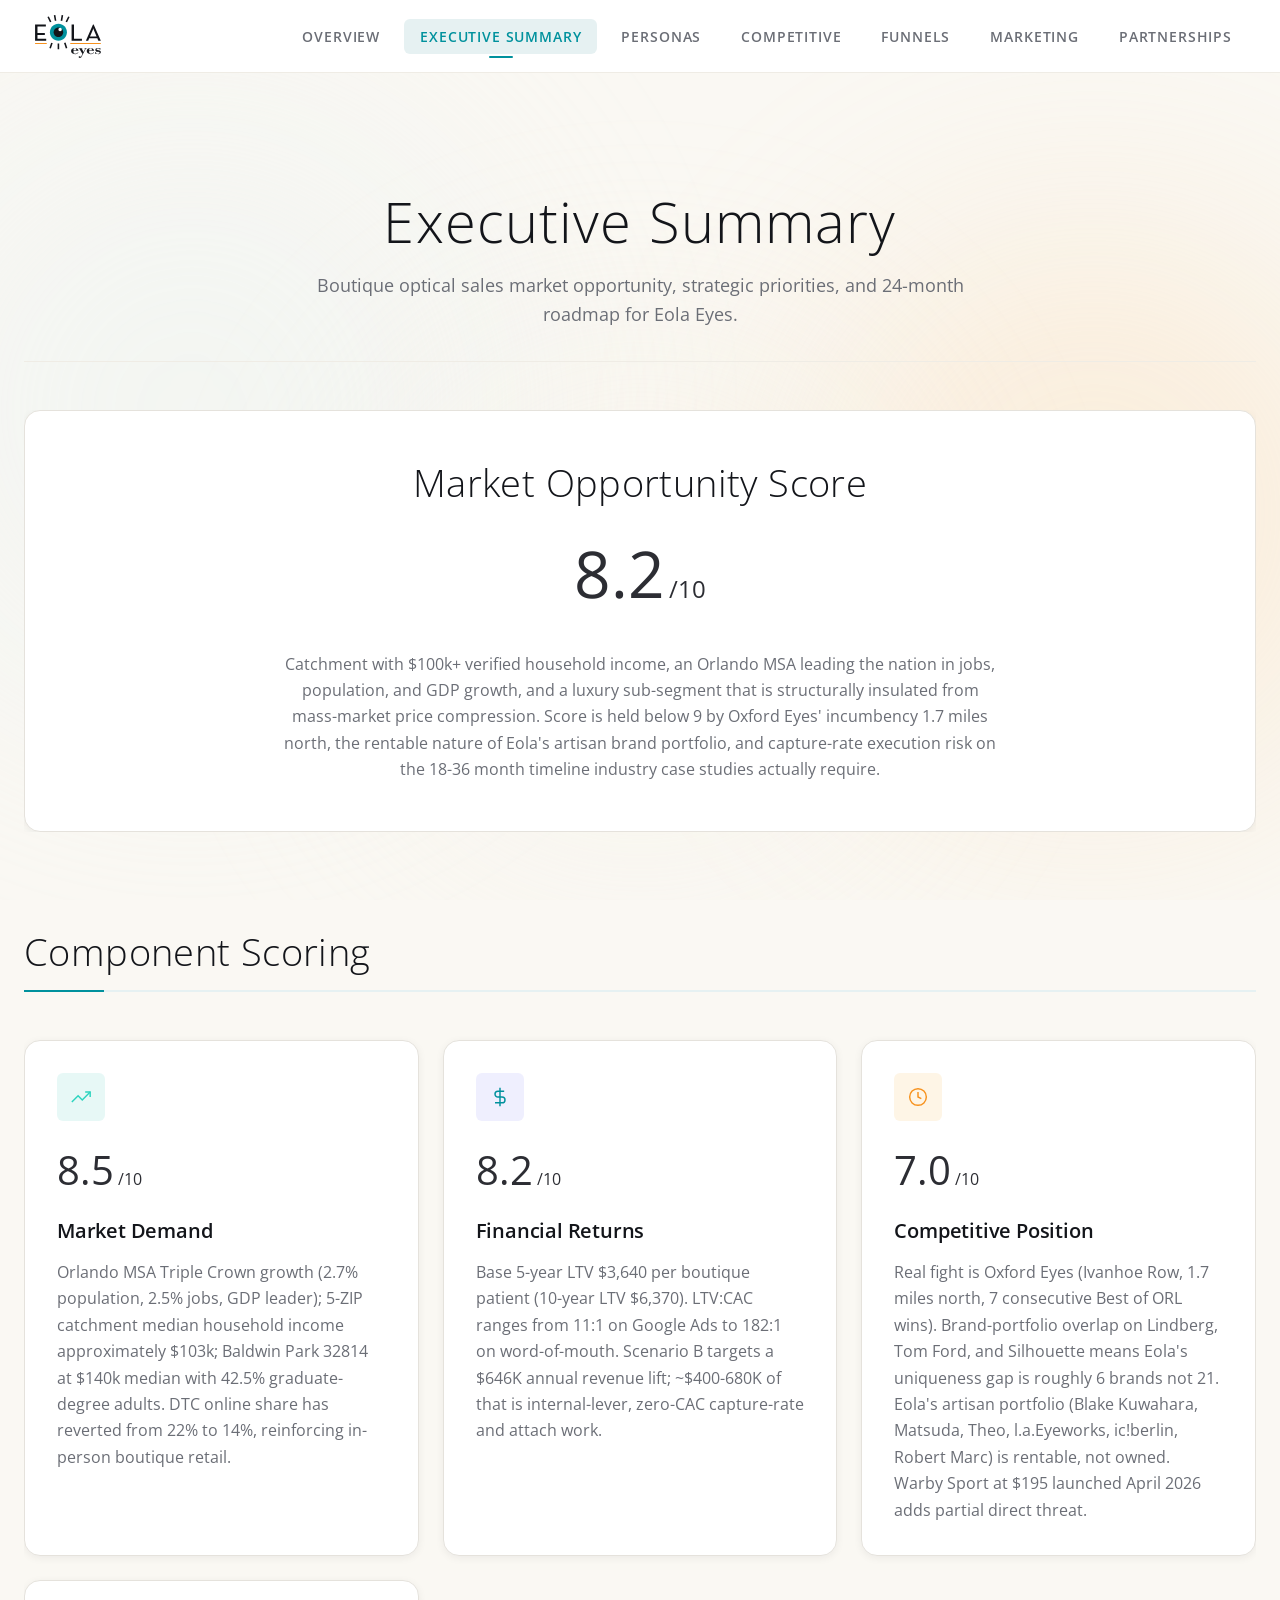
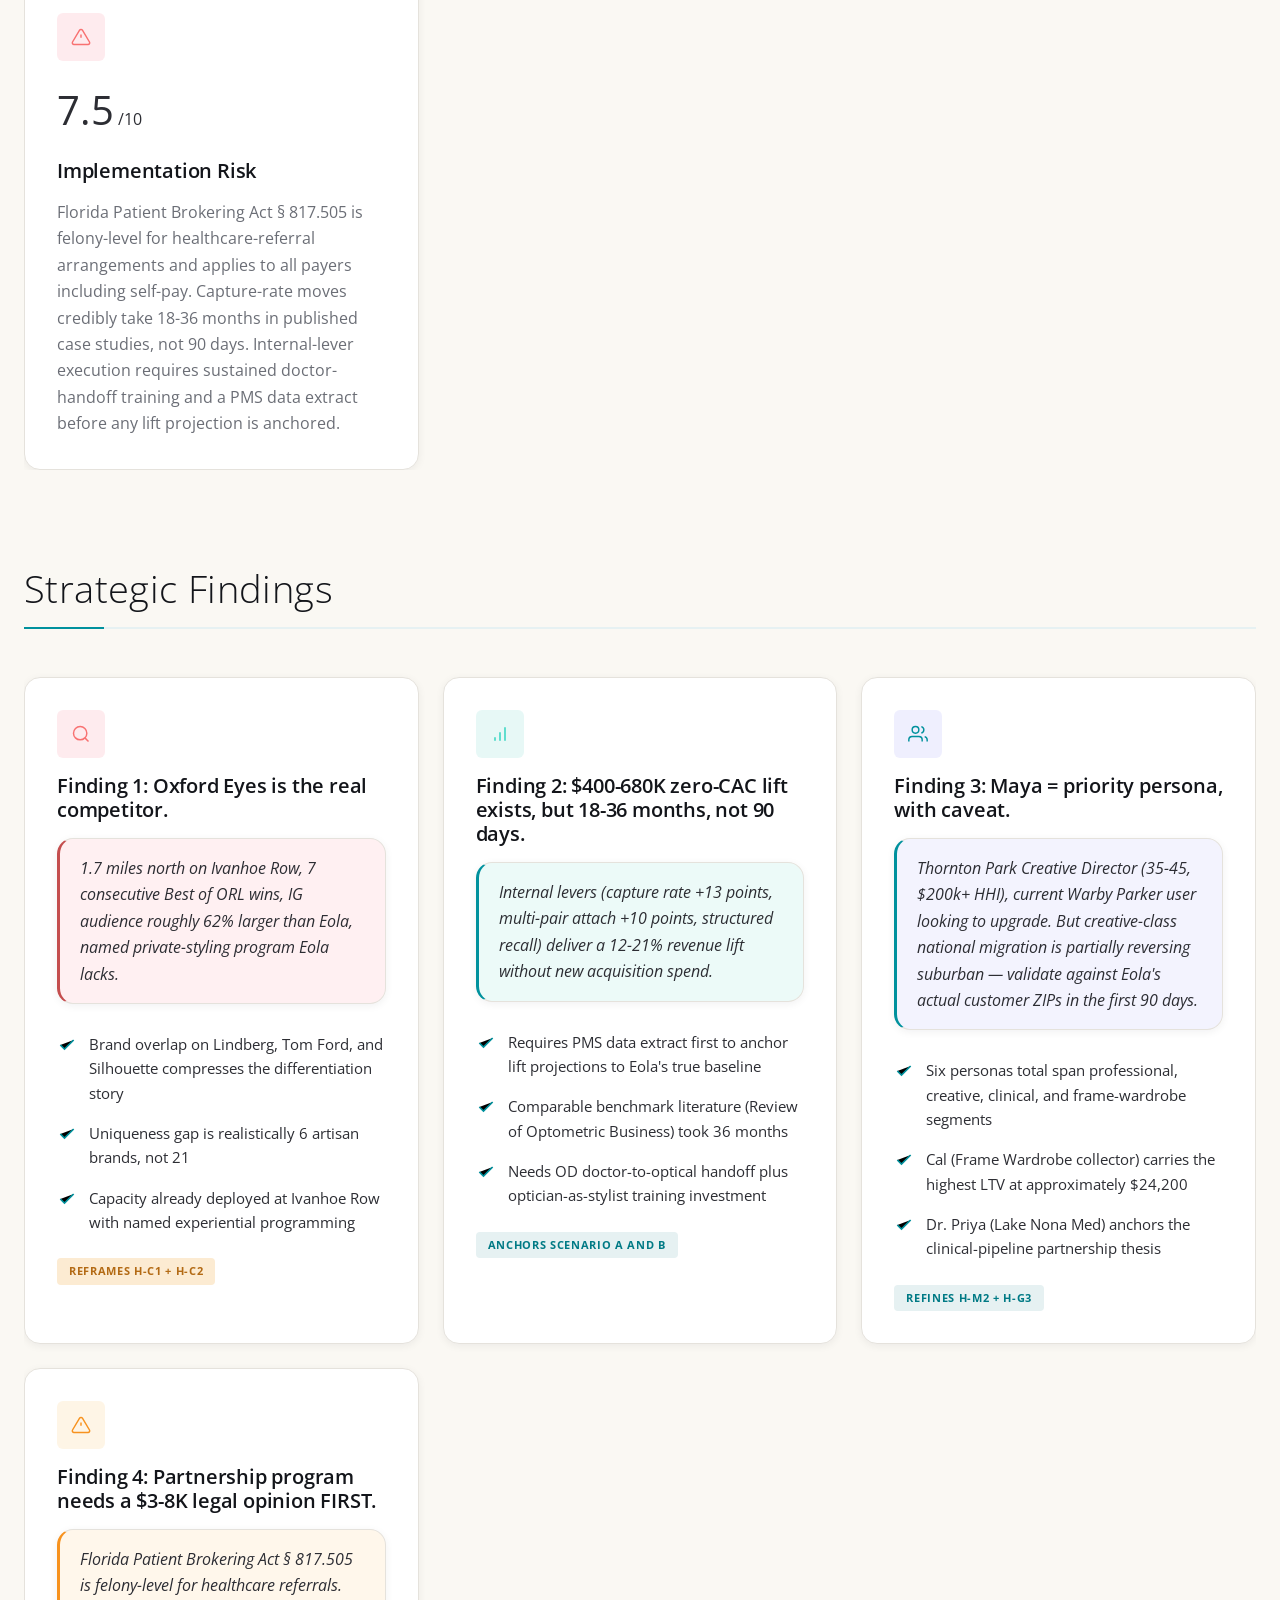
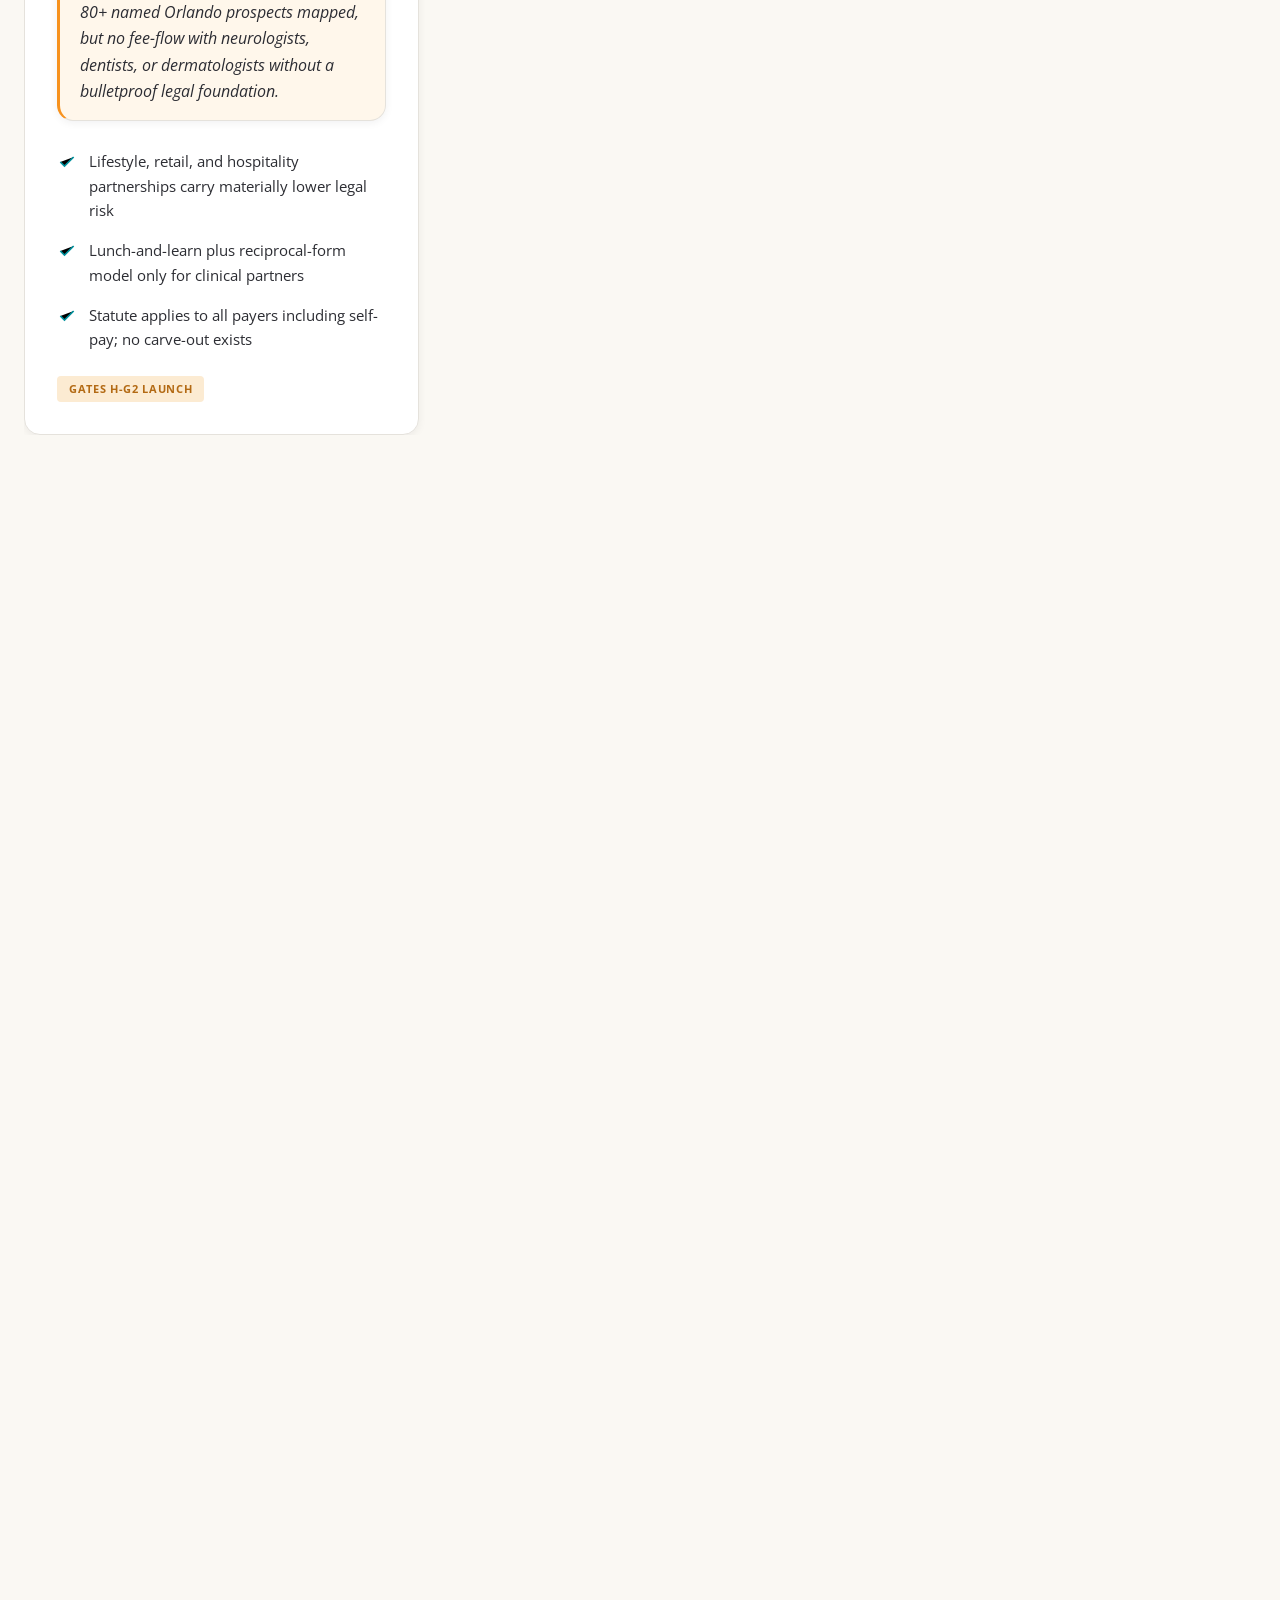
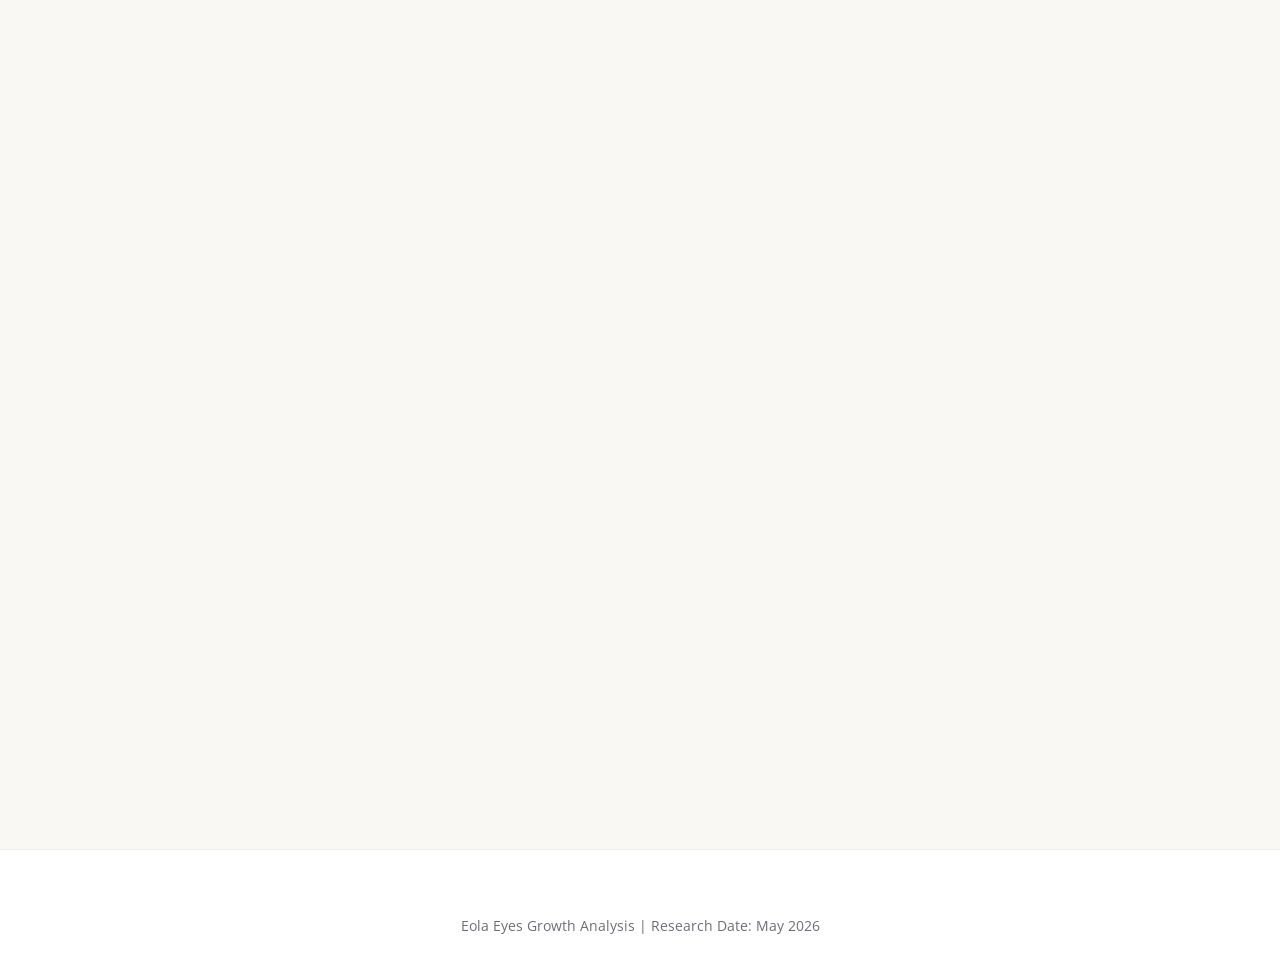
<file: executive-summary.html>
<!DOCTYPE html>
<html lang="en">
<head>
  <meta charset="UTF-8">
  <meta name="viewport" content="width=device-width, initial-scale=1.0">
  <meta name="theme-color" content="#00919D">
  <title>Executive Summary | Eola Eyes Growth Analysis</title>
  <meta name="description" content="Boutique optical sales market opportunity, strategic priorities, and 24-month roadmap for Eola Eyes in downtown Orlando.">

  <link rel="preconnect" href="https://fonts.googleapis.com">
  <link rel="preconnect" href="https://fonts.gstatic.com" crossorigin>

    <style>
    :root {
      --eola-paper: #FFFFFF;
      --eola-paper-warm: #FAF8F3;
      --eola-ink: #13151A;
      --eola-teal: #00919D;
      --eola-orange: #F7921E;
    }
    body {
      margin: 0;
      font-family: 'Open Sans', -apple-system, BlinkMacSystemFont, 'Segoe UI', Roboto, sans-serif;
      background: var(--eola-paper-warm);
      color: var(--eola-ink);
      -webkit-font-smoothing: antialiased;
    }
    .aurora-bg { position: fixed; inset: 0; overflow: hidden; z-index: -1; background: var(--eola-paper-warm); pointer-events: none; }
    .hero { min-height: 70vh; display: flex; align-items: center; justify-content: center; padding: 6rem 1rem 4rem; text-align: center; }
  </style>

  <link href="https://fonts.googleapis.com/css2?family=Open+Sans:wght@300;400;600;700&display=swap" rel="stylesheet">
  <link rel="preload" href="./assets/css/main.css" as="style" onload="this.onload=null;this.rel='stylesheet'">
  <noscript><link rel="stylesheet" href="./assets/css/main.css"></noscript>
  <script defer src="./assets/js/main.js"></script>
</head>
<body>
  <div class="aurora-bg">
    <div class="aurora-blob aurora-blob--indigo"></div>
    <div class="aurora-blob aurora-blob--rose"></div>
    <div class="aurora-blob aurora-blob--teal"></div>
  </div>

  <nav class="nav">
    <div class="nav-container">
      <a href="index.html" class="nav-logo"><img src="./assets/images/EolaEyes_logo.svg" alt="Eola Eyes" class="brand-mark" width="140" height="48"></a>
      <button class="nav-toggle" aria-label="Toggle navigation">
        <svg width="24" height="24" viewBox="0 0 24 24" fill="none" stroke="currentColor" stroke-width="2">
          <line x1="3" y1="6" x2="21" y2="6"/><line x1="3" y1="12" x2="21" y2="12"/><line x1="3" y1="18" x2="21" y2="18"/>
        </svg>
      </button>
      <ul class="nav-links">
        <li><a href="index.html" class="nav-link">Overview</a></li>
        <li><a href="executive-summary.html" class="nav-link active">Executive Summary</a></li>
        <li><a href="personas.html" class="nav-link">Personas</a></li>
        <li><a href="competitive.html" class="nav-link">Competitive</a></li>
        <li><a href="funnels.html" class="nav-link">Funnels</a></li>
        <li><a href="marketing.html" class="nav-link">Marketing</a></li>
        <li><a href="partnerships.html" class="nav-link">Partnerships</a></li>
      </ul>
    </div>
  </nav>

  <main class="main">
    <div class="container">
      <header class="page-header" data-reveal>
        <h1>Executive Summary</h1>
        <p>Boutique optical sales market opportunity, strategic priorities, and 24-month roadmap for Eola Eyes.</p>
      </header>

      <!-- Market Opportunity Score -->
      <section class="section" data-reveal>
        <div class="glass-card" style="text-align: center; padding: 3rem;">
          <h2 class="mb-4">Market Opportunity Score</h2>
          <div class="score-display" style="justify-content: center; margin-bottom: 1.5rem;">
            <span class="score-value" style="font-size: 4rem;">8.2</span>
            <span class="score-max" style="font-size: 1.5rem;">/10</span>
          </div>
          <p class="text-muted mb-0" style="max-width: 720px; margin-left: auto; margin-right: auto;">Catchment with $100k+ verified household income, an Orlando MSA leading the nation in jobs, population, and GDP growth, and a luxury sub-segment that is structurally insulated from mass-market price compression. Score is held below 9 by Oxford Eyes' incumbency 1.7 miles north, the rentable nature of Eola's artisan brand portfolio, and capture-rate execution risk on the 18-36 month timeline industry case studies actually require.</p>
        </div>
      </section>

      <!-- Component Scoring -->
      <section class="section" data-reveal>
        <h2 class="section-title">Component Scoring</h2>
        <div class="grid-2">
          <div class="glass-card">
            <div class="icon-container mb-4" style="background: rgba(20, 184, 166, 0.1);">
              <svg viewBox="0 0 24 24" style="stroke: #2dd4bf;">
                <polyline points="23 6 13.5 15.5 8.5 10.5 1 18"/>
                <polyline points="17 6 23 6 23 12"/>
              </svg>
            </div>
            <div class="score-display" style="margin-bottom: 1rem;">
              <span class="score-value" style="font-size: 2.5rem;">8.5</span>
              <span class="score-max">/10</span>
            </div>
            <h4 class="mb-4">Market Demand</h4>
            <p class="text-muted mb-0">Orlando MSA Triple Crown growth (2.7% population, 2.5% jobs, GDP leader); 5-ZIP catchment median household income approximately $103k; Baldwin Park 32814 at $140k median with 42.5% graduate-degree adults. DTC online share has reverted from 22% to 14%, reinforcing in-person boutique retail.</p>
          </div>

          <div class="glass-card">
            <div class="icon-container mb-4" style="background: rgba(99, 102, 241, 0.1);">
              <svg viewBox="0 0 24 24">
                <line x1="12" y1="1" x2="12" y2="23"/>
                <path d="M17 5H9.5a3.5 3.5 0 0 0 0 7h5a3.5 3.5 0 0 1 0 7H6"/>
              </svg>
            </div>
            <div class="score-display" style="margin-bottom: 1rem;">
              <span class="score-value" style="font-size: 2.5rem;">8.2</span>
              <span class="score-max">/10</span>
            </div>
            <h4 class="mb-4">Financial Returns</h4>
            <p class="text-muted mb-0">Base 5-year LTV $3,640 per boutique patient (10-year LTV $6,370). LTV:CAC ranges from 11:1 on Google Ads to 182:1 on word-of-mouth. Scenario B targets a $646K annual revenue lift; ~$400-680K of that is internal-lever, zero-CAC capture-rate and attach work.</p>
          </div>

          <div class="glass-card">
            <div class="icon-container mb-4" style="background: rgba(245, 158, 11, 0.1);">
              <svg viewBox="0 0 24 24" style="stroke: #F7921E;">
                <circle cx="12" cy="12" r="10"/>
                <path d="M12 6v6l4 2"/>
              </svg>
            </div>
            <div class="score-display" style="margin-bottom: 1rem;">
              <span class="score-value" style="font-size: 2.5rem;">7.0</span>
              <span class="score-max">/10</span>
            </div>
            <h4 class="mb-4">Competitive Position</h4>
            <p class="text-muted mb-0">Real fight is Oxford Eyes (Ivanhoe Row, 1.7 miles north, 7 consecutive Best of ORL wins). Brand-portfolio overlap on Lindberg, Tom Ford, and Silhouette means Eola's uniqueness gap is roughly 6 brands not 21. Eola's artisan portfolio (Blake Kuwahara, Matsuda, Theo, l.a.Eyeworks, ic!berlin, Robert Marc) is rentable, not owned. Warby Sport at $195 launched April 2026 adds partial direct threat.</p>
          </div>

          <div class="glass-card">
            <div class="icon-container mb-4" style="background: rgba(244, 63, 94, 0.1);">
              <svg viewBox="0 0 24 24" style="stroke: #f87171;">
                <path d="M10.29 3.86L1.82 18a2 2 0 0 0 1.71 3h16.94a2 2 0 0 0 1.71-3L13.71 3.86a2 2 0 0 0-3.42 0z"/>
                <line x1="12" y1="9" x2="12" y2="13"/>
                <line x1="12" y1="17" x2="12.01" y2="17"/>
              </svg>
            </div>
            <div class="score-display" style="margin-bottom: 1rem;">
              <span class="score-value" style="font-size: 2.5rem;">7.5</span>
              <span class="score-max">/10</span>
            </div>
            <h4 class="mb-4">Implementation Risk</h4>
            <p class="text-muted mb-0">Florida Patient Brokering Act § 817.505 is felony-level for healthcare-referral arrangements and applies to all payers including self-pay. Capture-rate moves credibly take 18-36 months in published case studies, not 90 days. Internal-lever execution requires sustained doctor-handoff training and a PMS data extract before any lift projection is anchored.</p>
          </div>
        </div>
      </section>

      <!-- Strategic Findings -->
      <section class="section" data-reveal>
        <h2 class="section-title">Strategic Findings</h2>
        <div class="grid-2">

          <div class="glass-card">
            <div class="icon-container mb-4" style="background: rgba(244, 63, 94, 0.1);">
              <svg viewBox="0 0 24 24" style="stroke: #f87171;">
                <path d="M21 21l-4.35-4.35"/>
                <circle cx="11" cy="11" r="8"/>
              </svg>
            </div>
            <h4 class="mb-4">Finding 1: Oxford Eyes is the real competitor.</h4>
            <div class="glass-card" style="background: rgba(244, 63, 94, 0.08); border-left: 3px solid var(--color-rose); padding: 1rem 1.25rem; margin-bottom: 1.25rem;">
              <p class="mb-0" style="font-style: italic;">1.7 miles north on Ivanhoe Row, 7 consecutive Best of ORL wins, IG audience roughly 62% larger than Eola, named private-styling program Eola lacks.</p>
            </div>
            <ul class="feature-list">
              <li>
                <svg viewBox="0 0 24 24"><polyline points="20 6 9 17 4 12"/></svg>
                Brand overlap on Lindberg, Tom Ford, and Silhouette compresses the differentiation story
              </li>
              <li>
                <svg viewBox="0 0 24 24"><polyline points="20 6 9 17 4 12"/></svg>
                Uniqueness gap is realistically 6 artisan brands, not 21
              </li>
              <li>
                <svg viewBox="0 0 24 24"><polyline points="20 6 9 17 4 12"/></svg>
                Capacity already deployed at Ivanhoe Row with named experiential programming
              </li>
            </ul>
            <div class="badge badge-warning mt-4">Reframes H-C1 + H-C2</div>
          </div>

          <div class="glass-card">
            <div class="icon-container mb-4" style="background: rgba(20, 184, 166, 0.1);">
              <svg viewBox="0 0 24 24" style="stroke: #2dd4bf;">
                <line x1="12" y1="20" x2="12" y2="10"/>
                <line x1="18" y1="20" x2="18" y2="4"/>
                <line x1="6" y1="20" x2="6" y2="16"/>
              </svg>
            </div>
            <h4 class="mb-4">Finding 2: $400-680K zero-CAC lift exists, but 18-36 months, not 90 days.</h4>
            <div class="glass-card" style="background: rgba(20, 184, 166, 0.08); border-left: 3px solid var(--color-teal); padding: 1rem 1.25rem; margin-bottom: 1.25rem;">
              <p class="mb-0" style="font-style: italic;">Internal levers (capture rate +13 points, multi-pair attach +10 points, structured recall) deliver a 12-21% revenue lift without new acquisition spend.</p>
            </div>
            <ul class="feature-list">
              <li>
                <svg viewBox="0 0 24 24"><polyline points="20 6 9 17 4 12"/></svg>
                Requires PMS data extract first to anchor lift projections to Eola's true baseline
              </li>
              <li>
                <svg viewBox="0 0 24 24"><polyline points="20 6 9 17 4 12"/></svg>
                Comparable benchmark literature (Review of Optometric Business) took 36 months
              </li>
              <li>
                <svg viewBox="0 0 24 24"><polyline points="20 6 9 17 4 12"/></svg>
                Needs OD doctor-to-optical handoff plus optician-as-stylist training investment
              </li>
            </ul>
            <div class="badge badge-info mt-4">Anchors Scenario A and B</div>
          </div>

          <div class="glass-card">
            <div class="icon-container mb-4" style="background: rgba(99, 102, 241, 0.1);">
              <svg viewBox="0 0 24 24">
                <path d="M17 21v-2a4 4 0 0 0-4-4H5a4 4 0 0 0-4 4v2"/>
                <circle cx="9" cy="7" r="4"/>
                <path d="M23 21v-2a4 4 0 0 0-3-3.87"/>
                <path d="M16 3.13a4 4 0 0 1 0 7.75"/>
              </svg>
            </div>
            <h4 class="mb-4">Finding 3: Maya = priority persona, with caveat.</h4>
            <div class="glass-card" style="background: rgba(99, 102, 241, 0.08); border-left: 3px solid var(--color-indigo); padding: 1rem 1.25rem; margin-bottom: 1.25rem;">
              <p class="mb-0" style="font-style: italic;">Thornton Park Creative Director (35-45, $200k+ HHI), current Warby Parker user looking to upgrade. But creative-class national migration is partially reversing suburban — validate against Eola's actual customer ZIPs in the first 90 days.</p>
            </div>
            <ul class="feature-list">
              <li>
                <svg viewBox="0 0 24 24"><polyline points="20 6 9 17 4 12"/></svg>
                Six personas total span professional, creative, clinical, and frame-wardrobe segments
              </li>
              <li>
                <svg viewBox="0 0 24 24"><polyline points="20 6 9 17 4 12"/></svg>
                Cal (Frame Wardrobe collector) carries the highest LTV at approximately $24,200
              </li>
              <li>
                <svg viewBox="0 0 24 24"><polyline points="20 6 9 17 4 12"/></svg>
                Dr. Priya (Lake Nona Med) anchors the clinical-pipeline partnership thesis
              </li>
            </ul>
            <div class="badge badge-info mt-4">Refines H-M2 + H-G3</div>
          </div>

          <div class="glass-card">
            <div class="icon-container mb-4" style="background: rgba(245, 158, 11, 0.1);">
              <svg viewBox="0 0 24 24" style="stroke: #F7921E;">
                <path d="M10.29 3.86L1.82 18a2 2 0 0 0 1.71 3h16.94a2 2 0 0 0 1.71-3L13.71 3.86a2 2 0 0 0-3.42 0z"/>
                <line x1="12" y1="9" x2="12" y2="13"/>
                <line x1="12" y1="17" x2="12.01" y2="17"/>
              </svg>
            </div>
            <h4 class="mb-4">Finding 4: Partnership program needs a $3-8K legal opinion FIRST.</h4>
            <div class="glass-card" style="background: rgba(245, 158, 11, 0.08); border-left: 3px solid #F7921E; padding: 1rem 1.25rem; margin-bottom: 1.25rem;">
              <p class="mb-0" style="font-style: italic;">Florida Patient Brokering Act § 817.505 is felony-level for healthcare referrals. 80+ named Orlando prospects mapped, but no fee-flow with neurologists, dentists, or dermatologists without a bulletproof legal foundation.</p>
            </div>
            <ul class="feature-list">
              <li>
                <svg viewBox="0 0 24 24"><polyline points="20 6 9 17 4 12"/></svg>
                Lifestyle, retail, and hospitality partnerships carry materially lower legal risk
              </li>
              <li>
                <svg viewBox="0 0 24 24"><polyline points="20 6 9 17 4 12"/></svg>
                Lunch-and-learn plus reciprocal-form model only for clinical partners
              </li>
              <li>
                <svg viewBox="0 0 24 24"><polyline points="20 6 9 17 4 12"/></svg>
                Statute applies to all payers including self-pay; no carve-out exists
              </li>
            </ul>
            <div class="badge badge-warning mt-4">Gates H-G2 launch</div>
          </div>

        </div>
      </section>

      <!-- Hypothesis Summary -->
      <section class="section" data-reveal>
        <h2 class="section-title">Hypothesis Summary</h2>
        <div class="table-wrapper">
          <table>
            <thead>
              <tr>
                <th>ID</th>
                <th>Hypothesis</th>
                <th>Prior</th>
                <th>Final</th>
                <th>Direction</th>
                <th>Status</th>
              </tr>
            </thead>
            <tbody>
              <tr>
                <td><span class="text-accent">H-M1</span></td>
                <td>Boutique optical demand in urban Orlando is GROWING</td>
                <td>0.70</td>
                <td><strong>0.78</strong></td>
                <td class="text-success">+0.08</td>
                <td><span class="badge badge-success">Supported</span></td>
              </tr>
              <tr>
                <td><span class="text-accent">H-M2</span></td>
                <td>Primary customer is 35-65, $100k+ HHI, style-identity buyer</td>
                <td>0.72</td>
                <td><strong>0.80</strong></td>
                <td class="text-success">+0.08</td>
                <td><span class="badge badge-success">Supported</span></td>
              </tr>
              <tr>
                <td><span class="text-accent">H-M3</span></td>
                <td>Price sensitivity is LOW (style + trust > price)</td>
                <td>0.65</td>
                <td><strong>0.62</strong></td>
                <td class="text-warning">-0.03</td>
                <td><span class="badge badge-warning">Bimodal</span></td>
              </tr>
              <tr>
                <td><span class="text-accent">H-C1</span></td>
                <td>Edge = curation + clinical depth (not just product)</td>
                <td>0.78</td>
                <td><strong>0.62</strong></td>
                <td class="text-warning">-0.16</td>
                <td><span class="badge badge-warning">Qualified</span></td>
              </tr>
              <tr>
                <td><span class="text-accent">H-C2</span></td>
                <td>Biggest threat = Warby Parker + insurance chains</td>
                <td>0.74</td>
                <td><strong>0.65</strong></td>
                <td class="text-warning">-0.09</td>
                <td><span class="badge badge-warning">Reframed</span></td>
              </tr>
              <tr>
                <td><span class="text-accent">H-C3</span></td>
                <td>Opportunity in bespoke styling experiences</td>
                <td>0.62</td>
                <td><strong>0.78</strong></td>
                <td class="text-success">+0.16</td>
                <td><span class="badge badge-success">Strongly supported</span></td>
              </tr>
              <tr>
                <td><span class="text-accent">H-G1</span></td>
                <td>Highest-ROI = Instagram + local creators</td>
                <td>0.68</td>
                <td><strong>0.50</strong></td>
                <td class="text-warning">-0.18</td>
                <td><span class="badge badge-warning">Reframed</span></td>
              </tr>
              <tr>
                <td><span class="text-accent">H-G2</span></td>
                <td>20-30% lift from cross-referral partnerships</td>
                <td>0.55</td>
                <td><strong>0.40</strong></td>
                <td class="text-warning">-0.15</td>
                <td><span class="badge badge-warning">Downgraded</span></td>
              </tr>
              <tr>
                <td><span class="text-accent">H-G3</span></td>
                <td>Primary barrier = awareness gap vs Warby/chains</td>
                <td>0.72</td>
                <td><strong>0.72</strong></td>
                <td class="text-muted">=</td>
                <td><span class="badge badge-info">Held with caveat</span></td>
              </tr>
            </tbody>
          </table>
        </div>
      </section>

      <!-- Implementation Roadmap -->
      <section class="section" data-reveal>
        <h2 class="section-title">Implementation Roadmap</h2>
        <div class="grid-3">

          <div class="glass-card">
            <span class="badge badge-info mb-4">Phase 1: Foundation (Months 1-3)</span>
            <h4 class="mb-4">Anchor on data and legal foundation</h4>
            <ul class="feature-list">
              <li>
                <svg viewBox="0 0 24 24"><polyline points="20 6 9 17 4 12"/></svg>
                PMS data extract: capture rate, AOV, attach rate, recall response (REQUIRED before lift projections)
              </li>
              <li>
                <svg viewBox="0 0 24 24"><polyline points="20 6 9 17 4 12"/></svg>
                Florida healthcare attorney engagement for Patient Brokering Act opinion ($3-8K)
              </li>
              <li>
                <svg viewBox="0 0 24 24"><polyline points="20 6 9 17 4 12"/></svg>
                GBP optimization plus Q1 review velocity push (target 5-8 reviews per month)
              </li>
              <li>
                <svg viewBox="0 0 24 24"><polyline points="20 6 9 17 4 12"/></svg>
                Email and SMS lifecycle on existing patient list
              </li>
              <li>
                <svg viewBox="0 0 24 24"><polyline points="20 6 9 17 4 12"/></svg>
                Stand up named private-styling program (close gap to Oxford)
              </li>
            </ul>
          </div>

          <div class="glass-card">
            <span class="badge badge-warning mb-4">Phase 2: Build (Months 4-12)</span>
            <h4 class="mb-4">Differentiate on experience and brand</h4>
            <ul class="feature-list">
              <li>
                <svg viewBox="0 0 24 24"><polyline points="20 6 9 17 4 12"/></svg>
                Quarterly trunk show calendar (Q2 launch with Lorelei Wine Bar; close Oxford trunk-show gap)
              </li>
              <li>
                <svg viewBox="0 0 24 24"><polyline points="20 6 9 17 4 12"/></svg>
                IG content engine: 4 posts per week plus 2 Reels per week, brand storytelling around artisan portfolio
              </li>
              <li>
                <svg viewBox="0 0 24 24"><polyline points="20 6 9 17 4 12"/></svg>
                Top-5 partnership outreach (post-legal-opinion): Neurovations, Lorelei Wine Bar, Park Smiles, Migraine Center, Grand Bohemian
              </li>
              <li>
                <svg viewBox="0 0 24 24"><polyline points="20 6 9 17 4 12"/></svg>
                Capture rate training rollout: doctor-to-optical handoff plus tiered pricing menu
              </li>
              <li>
                <svg viewBox="0 0 24 24"><polyline points="20 6 9 17 4 12"/></svg>
                Re-validate Maya persona against actual customer-base ZIP analysis
              </li>
            </ul>
          </div>

          <div class="glass-card">
            <span class="badge badge-success mb-4">Phase 3: Scale (Months 13-24)</span>
            <h4 class="mb-4">Compound capture rate and brand authority</h4>
            <ul class="feature-list">
              <li>
                <svg viewBox="0 0 24 24"><polyline points="20 6 9 17 4 12"/></svg>
                Capture rate measurable lift (target +5-8 points by month 18, top-quartile by month 24)
              </li>
              <li>
                <svg viewBox="0 0 24 24"><polyline points="20 6 9 17 4 12"/></svg>
                Multi-pair attach program at scale
              </li>
              <li>
                <svg viewBox="0 0 24 24"><polyline points="20 6 9 17 4 12"/></svg>
                Press: Orlando Magazine, Bungalower, Edible Orlando feature pitches
              </li>
              <li>
                <svg viewBox="0 0 24 24"><polyline points="20 6 9 17 4 12"/></svg>
                Best of ORL voter mobilization for 2026 / 2027 (challenge Oxford's incumbency)
              </li>
              <li>
                <svg viewBox="0 0 24 24"><polyline points="20 6 9 17 4 12"/></svg>
                Influencer partnerships at the micro level (5k-50k Orlando lifestyle creators)
              </li>
            </ul>
          </div>

        </div>
      </section>

      <!-- Deeper Dive CTAs -->
      <section class="section" data-reveal>
        <h2 class="section-title">Go Deeper</h2>
        <div class="grid-3">
          <a href="personas.html" class="glass-card" style="text-decoration: none;">
            <div class="icon-container mb-4">
              <svg viewBox="0 0 24 24">
                <path d="M17 21v-2a4 4 0 0 0-4-4H5a4 4 0 0 0-4 4v2"/>
                <circle cx="9" cy="7" r="4"/>
                <path d="M23 21v-2a4 4 0 0 0-3-3.87"/>
                <path d="M16 3.13a4 4 0 0 1 0 7.75"/>
              </svg>
            </div>
            <h4 class="mb-4">Personas</h4>
            <p class="text-sm text-muted mb-0">Six boutique optical buyer archetypes ranked by priority, LTV, and channel fit. Maya, Cal, Priya, and three more.</p>
          </a>

          <a href="competitive.html" class="glass-card" style="text-decoration: none;">
            <div class="icon-container mb-4">
              <svg viewBox="0 0 24 24">
                <circle cx="12" cy="12" r="10"/>
                <path d="M12 16v-4"/>
                <path d="M12 8h.01"/>
              </svg>
            </div>
            <h4 class="mb-4">Competitive</h4>
            <p class="text-sm text-muted mb-0">Oxford Eyes deep dive, Edward Beiner Mall at Millenia, Warby Parker Sport entry, and the rentable-moat problem.</p>
          </a>

          <a href="funnels.html" class="glass-card" style="text-decoration: none;">
            <div class="icon-container mb-4">
              <svg viewBox="0 0 24 24">
                <polygon points="22 3 2 3 10 12.46 10 19 14 21 14 12.46 22 3"/>
              </svg>
            </div>
            <h4 class="mb-4">Funnels &amp; Economics</h4>
            <p class="text-sm text-muted mb-0">7-stage boutique optical funnel, capture-rate scenarios, LTV $3,640 base case, and CAC by channel.</p>
          </a>
        </div>
      </section>

    </div>
  </main>

  <footer class="footer">
    <p>Eola Eyes Growth Analysis | Research Date: May 2026</p>
  </footer>
</body>
</html>
</file>
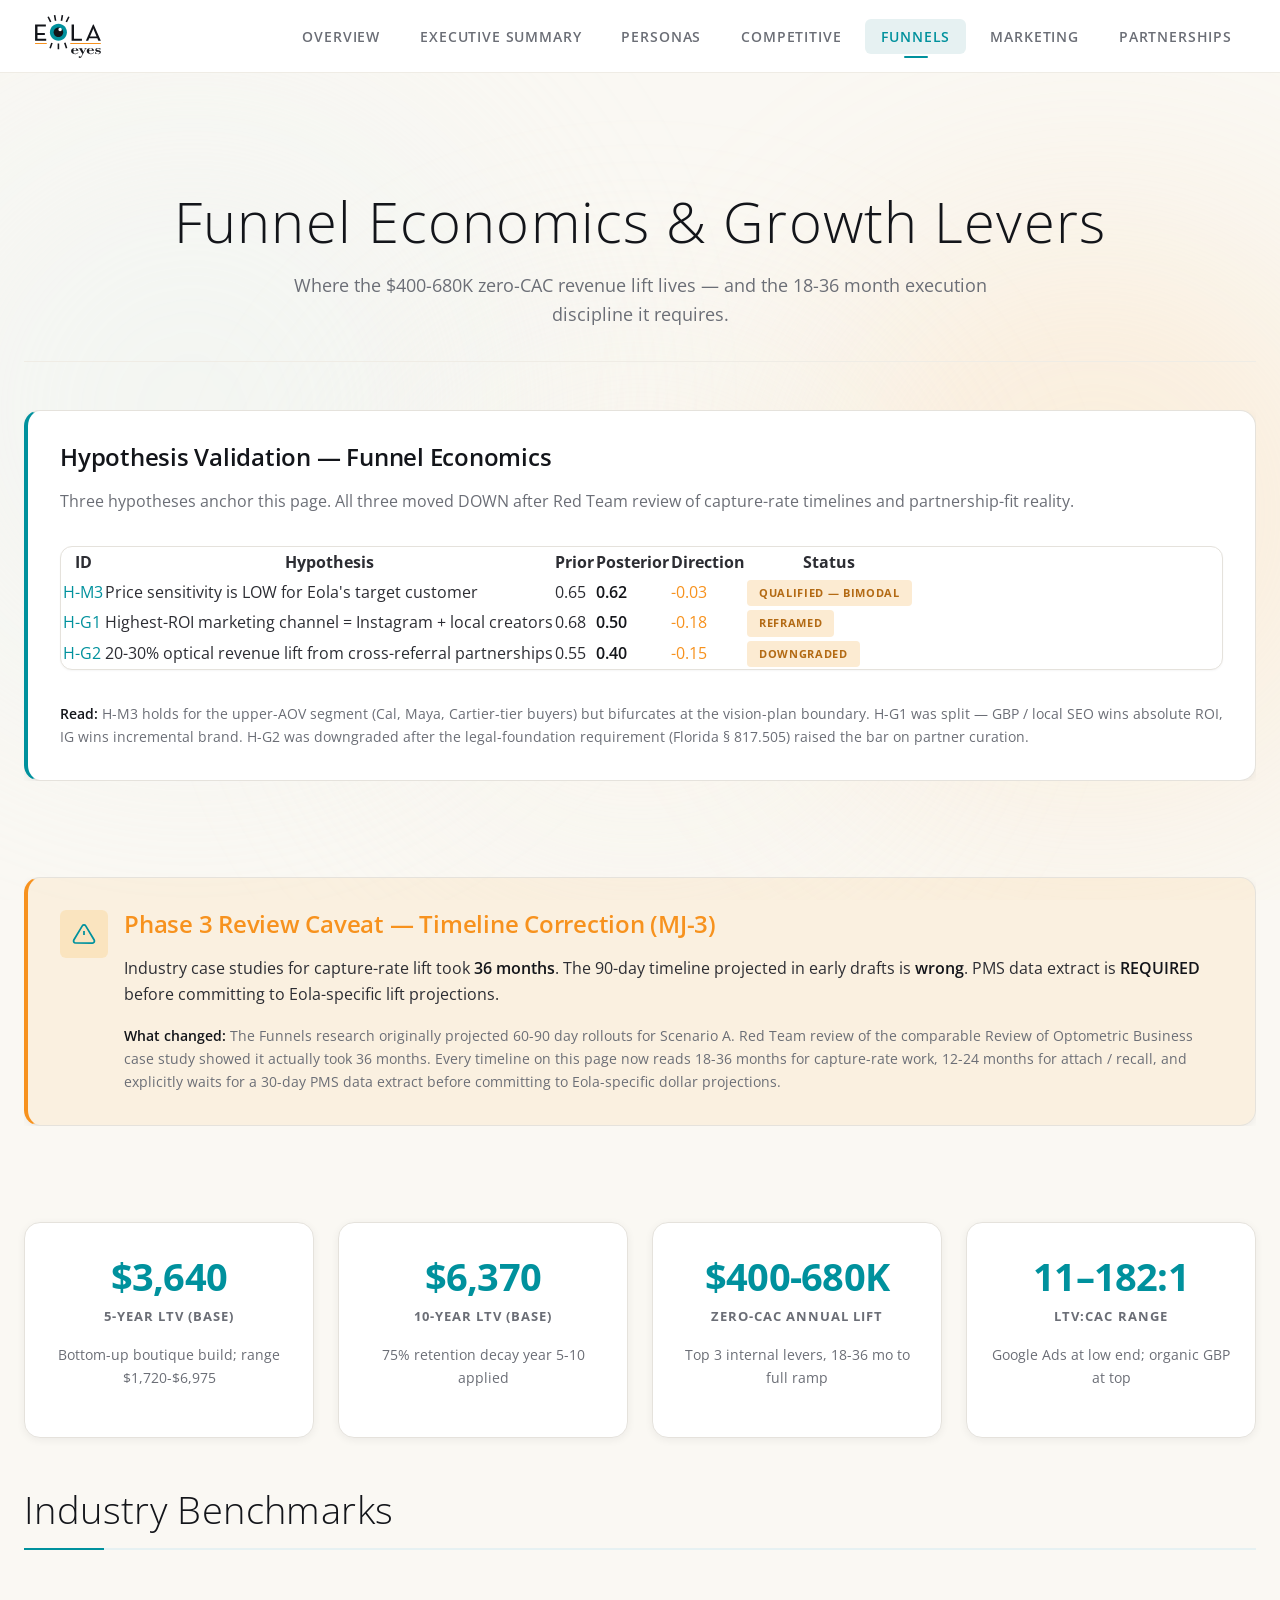
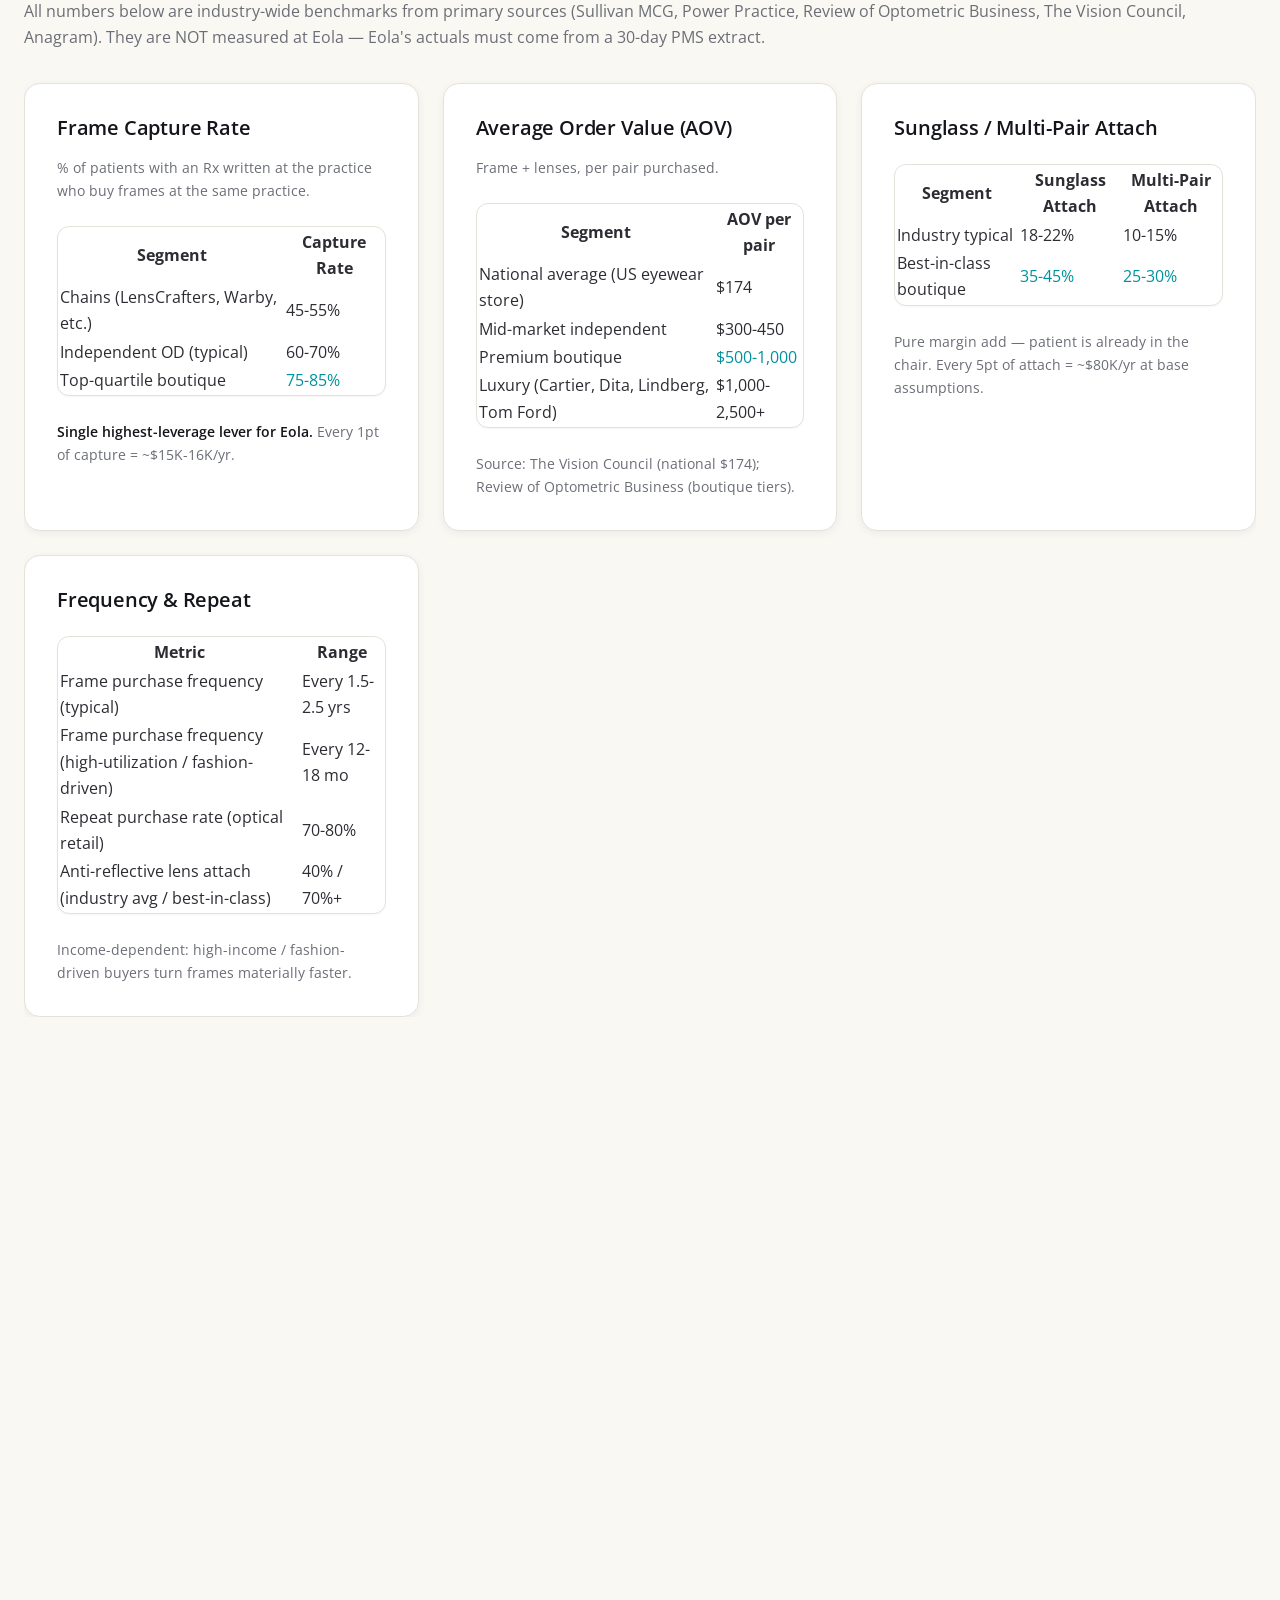
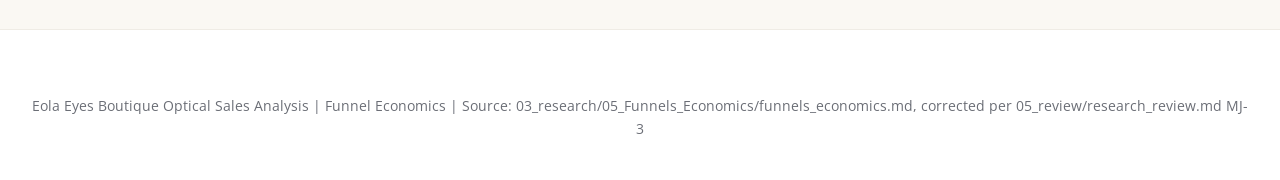
<file: funnels.html>
<!DOCTYPE html>
<html lang="en">
<head>
  <meta charset="UTF-8">
  <meta name="viewport" content="width=device-width, initial-scale=1.0">
  <meta name="theme-color" content="#00919D">
  <title>Funnel Economics | Eola Eyes Boutique Optical Sales</title>
  <meta name="description" content="Funnel economics, channel CAC, LTV modeling, and growth scenarios for Eola Eyes boutique optical practice in downtown Orlando.">

  <link rel="preconnect" href="https://fonts.googleapis.com">
  <link rel="preconnect" href="https://fonts.gstatic.com" crossorigin>

    <style>
    :root {
      --eola-paper: #FFFFFF;
      --eola-paper-warm: #FAF8F3;
      --eola-ink: #13151A;
      --eola-teal: #00919D;
      --eola-orange: #F7921E;
    }
    body {
      margin: 0;
      font-family: 'Open Sans', -apple-system, BlinkMacSystemFont, 'Segoe UI', Roboto, sans-serif;
      background: var(--eola-paper-warm);
      color: var(--eola-ink);
      -webkit-font-smoothing: antialiased;
    }
    .aurora-bg { position: fixed; inset: 0; overflow: hidden; z-index: -1; background: var(--eola-paper-warm); pointer-events: none; }
    .hero { min-height: 70vh; display: flex; align-items: center; justify-content: center; padding: 6rem 1rem 4rem; text-align: center; }
  </style>

  <link href="https://fonts.googleapis.com/css2?family=Open+Sans:wght@300;400;600;700&display=swap" rel="stylesheet">
  <link rel="preload" href="./assets/css/main.css" as="style" onload="this.onload=null;this.rel='stylesheet'">
  <noscript><link rel="stylesheet" href="./assets/css/main.css"></noscript>
  <script defer src="./assets/js/main.js"></script>
</head>
<body>
  <div class="aurora-bg">
    <div class="aurora-blob aurora-blob--indigo"></div>
    <div class="aurora-blob aurora-blob--rose"></div>
    <div class="aurora-blob aurora-blob--teal"></div>
  </div>

  <nav class="nav">
    <div class="nav-container">
      <a href="index.html" class="nav-logo"><img src="./assets/images/EolaEyes_logo.svg" alt="Eola Eyes" class="brand-mark" width="140" height="48"></a>
      <button class="nav-toggle" aria-label="Toggle navigation" aria-expanded="false">
        <svg width="24" height="24" viewBox="0 0 24 24" fill="none" stroke="currentColor" stroke-width="2">
          <line x1="3" y1="6" x2="21" y2="6"/><line x1="3" y1="12" x2="21" y2="12"/><line x1="3" y1="18" x2="21" y2="18"/>
        </svg>
      </button>
      <ul class="nav-links">
        <li><a href="index.html" class="nav-link">Overview</a></li>
        <li><a href="executive-summary.html" class="nav-link">Executive Summary</a></li>
        <li><a href="personas.html" class="nav-link">Personas</a></li>
        <li><a href="competitive.html" class="nav-link">Competitive</a></li>
        <li><a href="funnels.html" class="nav-link active">Funnels</a></li>
        <li><a href="marketing.html" class="nav-link">Marketing</a></li>
        <li><a href="partnerships.html" class="nav-link">Partnerships</a></li>
      </ul>
    </div>
  </nav>

  <main class="main">
    <div class="container">
      <header class="page-header" data-reveal>
        <h1>Funnel Economics &amp; Growth Levers</h1>
        <p>Where the $400-680K zero-CAC revenue lift lives — and the 18-36 month execution discipline it requires.</p>
      </header>

      <!-- Hypothesis Validation Top Card -->
      <!-- Source: 03_research/05_Funnels_Economics/funnels_economics.md (priors); 05_review/research_review.md (final posteriors after Red Team) -->
      <section class="section" data-reveal>
        <div class="glass-card" style="border-left: 4px solid var(--color-indigo);">
          <h3 class="mb-4">Hypothesis Validation — Funnel Economics</h3>
          <p class="text-muted mb-8">Three hypotheses anchor this page. All three moved DOWN after Red Team review of capture-rate timelines and partnership-fit reality.</p>
          <div class="table-wrapper">
            <table>
              <thead>
                <tr>
                  <th>ID</th>
                  <th>Hypothesis</th>
                  <th>Prior</th>
                  <th>Posterior</th>
                  <th>Direction</th>
                  <th>Status</th>
                </tr>
              </thead>
              <tbody>
                <tr>
                  <td><span class="text-accent">H-M3</span></td>
                  <td>Price sensitivity is LOW for Eola's target customer</td>
                  <td>0.65</td>
                  <td><strong>0.62</strong></td>
                  <td class="text-warning">-0.03</td>
                  <td><span class="badge badge-warning">Qualified — bimodal</span></td>
                </tr>
                <tr>
                  <td><span class="text-accent">H-G1</span></td>
                  <td>Highest-ROI marketing channel = Instagram + local creators</td>
                  <td>0.68</td>
                  <td><strong>0.50</strong></td>
                  <td class="text-warning">-0.18</td>
                  <td><span class="badge badge-warning">Reframed</span></td>
                </tr>
                <tr>
                  <td><span class="text-accent">H-G2</span></td>
                  <td>20-30% optical revenue lift from cross-referral partnerships</td>
                  <td>0.55</td>
                  <td><strong>0.40</strong></td>
                  <td class="text-warning">-0.15</td>
                  <td><span class="badge badge-warning">Downgraded</span></td>
                </tr>
              </tbody>
            </table>
          </div>
          <p class="text-sm text-muted mt-8 mb-0"><strong>Read:</strong> H-M3 holds for the upper-AOV segment (Cal, Maya, Cartier-tier buyers) but bifurcates at the vision-plan boundary. H-G1 was split — GBP / local SEO wins absolute ROI, IG wins incremental brand. H-G2 was downgraded after the legal-foundation requirement (Florida § 817.505) raised the bar on partner curation.</p>
        </div>
      </section>

      <!-- Phase 3 Review Caveat -->
      <!-- Source: 05_review/research_review.md MJ-3 — Red Team contradiction of original 60-90 day projection -->
      <section class="section" data-reveal>
        <div class="glass-card" style="background: rgba(245, 158, 11, 0.08); border-left: 4px solid var(--color-amber);">
          <div style="display: flex; align-items: flex-start; gap: 1rem;">
            <div class="icon-container" style="background: rgba(245, 158, 11, 0.15); flex-shrink: 0;">
              <svg width="24" height="24" viewBox="0 0 24 24" fill="none" stroke="var(--color-amber)" stroke-width="2">
                <path d="M10.29 3.86L1.82 18a2 2 0 0 0 1.71 3h16.94a2 2 0 0 0 1.71-3L13.71 3.86a2 2 0 0 0-3.42 0z"/>
                <line x1="12" y1="9" x2="12" y2="13"/>
                <line x1="12" y1="17" x2="12.01" y2="17"/>
              </svg>
            </div>
            <div>
              <h3 class="mb-4" style="color: var(--color-amber);">Phase 3 Review Caveat — Timeline Correction (MJ-3)</h3>
              <p>Industry case studies for capture-rate lift took <strong>36 months</strong>. The 90-day timeline projected in early drafts is <strong>wrong</strong>. PMS data extract is <strong>REQUIRED</strong> before committing to Eola-specific lift projections.</p>
              <p class="mb-0 text-sm text-muted"><strong>What changed:</strong> The Funnels research originally projected 60-90 day rollouts for Scenario A. Red Team review of the comparable Review of Optometric Business case study showed it actually took 36 months. Every timeline on this page now reads 18-36 months for capture-rate work, 12-24 months for attach / recall, and explicitly waits for a 30-day PMS data extract before committing to Eola-specific dollar projections.</p>
            </div>
          </div>
        </div>
      </section>

      <!-- Key Headline Stats -->
      <!-- Source: funnels_economics.md §3.3 ($3,640 5-yr LTV base), §3.4 ($6,370 10-yr base), §6 (combined internal lift), §3.5 (LTV:CAC range) -->
      <section class="stats-grid" data-reveal>
        <div class="glass-card stat-card">
          <div class="stat-value">$3,640</div>
          <div class="stat-label">5-Year LTV (Base)</div>
          <p class="text-sm text-muted mt-4">Bottom-up boutique build; range $1,720-$6,975</p>
        </div>
        <div class="glass-card stat-card">
          <div class="stat-value">$6,370</div>
          <div class="stat-label">10-Year LTV (Base)</div>
          <p class="text-sm text-muted mt-4">75% retention decay year 5-10 applied</p>
        </div>
        <div class="glass-card stat-card">
          <div class="stat-value">$400-680K</div>
          <div class="stat-label">Zero-CAC Annual Lift</div>
          <p class="text-sm text-muted mt-4">Top 3 internal levers, 18-36 mo to full ramp</p>
        </div>
        <div class="glass-card stat-card">
          <div class="stat-value">11–182:1</div>
          <div class="stat-label">LTV:CAC Range</div>
          <p class="text-sm text-muted mt-4">Google Ads at low end; organic GBP at top</p>
        </div>
      </section>

      <!-- Industry Benchmarks -->
      <!-- Source: funnels_economics.md §1.1, §1.2, §1.3, §1.4 -->
      <section class="section" data-reveal>
        <h2 class="section-title">Industry Benchmarks</h2>
        <p class="text-muted mb-8">All numbers below are industry-wide benchmarks from primary sources (Sullivan MCG, Power Practice, Review of Optometric Business, The Vision Council, Anagram). They are NOT measured at Eola — Eola's actuals must come from a 30-day PMS extract.</p>

        <div class="grid-2">
          <div class="glass-card">
            <h4 class="mb-4">Frame Capture Rate</h4>
            <p class="text-sm text-muted mb-4">% of patients with an Rx written at the practice who buy frames at the same practice.</p>
            <div class="table-wrapper">
              <table>
                <thead>
                  <tr><th>Segment</th><th>Capture Rate</th></tr>
                </thead>
                <tbody>
                  <tr><td>Chains (LensCrafters, Warby, etc.)</td><td>45-55%</td></tr>
                  <tr><td>Independent OD (typical)</td><td>60-70%</td></tr>
                  <tr><td>Top-quartile boutique</td><td><span class="text-success">75-85%</span></td></tr>
                </tbody>
              </table>
            </div>
            <p class="text-sm text-muted mt-4 mb-0"><strong>Single highest-leverage lever for Eola.</strong> Every 1pt of capture = ~$15K-16K/yr.</p>
          </div>

          <div class="glass-card">
            <h4 class="mb-4">Average Order Value (AOV)</h4>
            <p class="text-sm text-muted mb-4">Frame + lenses, per pair purchased.</p>
            <div class="table-wrapper">
              <table>
                <thead>
                  <tr><th>Segment</th><th>AOV per pair</th></tr>
                </thead>
                <tbody>
                  <tr><td>National average (US eyewear store)</td><td>$174</td></tr>
                  <tr><td>Mid-market independent</td><td>$300-450</td></tr>
                  <tr><td>Premium boutique</td><td><span class="text-success">$500-1,000</span></td></tr>
                  <tr><td>Luxury (Cartier, Dita, Lindberg, Tom Ford)</td><td>$1,000-2,500+</td></tr>
                </tbody>
              </table>
            </div>
            <p class="text-sm text-muted mt-4 mb-0">Source: The Vision Council (national $174); Review of Optometric Business (boutique tiers).</p>
          </div>

          <div class="glass-card">
            <h4 class="mb-4">Sunglass / Multi-Pair Attach</h4>
            <div class="table-wrapper">
              <table>
                <thead>
                  <tr><th>Segment</th><th>Sunglass Attach</th><th>Multi-Pair Attach</th></tr>
                </thead>
                <tbody>
                  <tr><td>Industry typical</td><td>18-22%</td><td>10-15%</td></tr>
                  <tr><td>Best-in-class boutique</td><td><span class="text-success">35-45%</span></td><td><span class="text-success">25-30%</span></td></tr>
                </tbody>
              </table>
            </div>
            <p class="text-sm text-muted mt-4 mb-0">Pure margin add — patient is already in the chair. Every 5pt of attach = ~$80K/yr at base assumptions.</p>
          </div>

          <div class="glass-card">
            <h4 class="mb-4">Frequency &amp; Repeat</h4>
            <div class="table-wrapper">
              <table>
                <thead>
                  <tr><th>Metric</th><th>Range</th></tr>
                </thead>
                <tbody>
                  <tr><td>Frame purchase frequency (typical)</td><td>Every 1.5-2.5 yrs</td></tr>
                  <tr><td>Frame purchase frequency (high-utilization / fashion-driven)</td><td>Every 12-18 mo</td></tr>
                  <tr><td>Repeat purchase rate (optical retail)</td><td>70-80%</td></tr>
                  <tr><td>Anti-reflective lens attach (industry avg / best-in-class)</td><td>40% / 70%+</td></tr>
                </tbody>
              </table>
            </div>
            <p class="text-sm text-muted mt-4 mb-0">Income-dependent: high-income / fashion-driven buyers turn frames materially faster.</p>
          </div>
        </div>
      </section>

      <!-- CAC by Channel -->
      <!-- Source: funnels_economics.md §2 -->
      <section class="section" data-reveal>
        <h2 class="section-title">CAC by Channel</h2>
        <p class="text-muted mb-8">Capture-adjusted CAC for a new optical-paying patient (someone who completes an exam AND buys frames/lenses at Eola). Ranges reflect Orlando metro pricing where applicable.</p>

        <div class="glass-card">
          <div class="table-wrapper">
            <table>
              <thead>
                <tr>
                  <th>Channel</th>
                  <th>Capture-Adjusted CAC</th>
                  <th>Tier</th>
                  <th>Notes</th>
                </tr>
              </thead>
              <tbody>
                <tr>
                  <td><strong>Local SEO / GBP organic</strong></td>
                  <td><span class="text-success">$30-92</span></td>
                  <td><span class="badge badge-success">Tier 1</span></td>
                  <td>Cheapest acquisition. Reviews + photos + GBP posts. 80-300 clicks/mo achievable.</td>
                </tr>
                <tr>
                  <td><strong>Patient referral / WOM</strong></td>
                  <td><span class="text-success">$0-50</span></td>
                  <td><span class="badge badge-success">Tier 1</span></td>
                  <td>Lowest CAC if structured ask + light incentive. Highest-quality patients.</td>
                </tr>
                <tr>
                  <td><strong>Vision insurance directory (VSP / EyeMed)</strong></td>
                  <td><span class="text-success">~free (organic)</span></td>
                  <td><span class="badge badge-info">Caution</span></td>
                  <td>Volume present, but tends to compress AOV — anti-pattern for premium positioning.</td>
                </tr>
                <tr>
                  <td><strong>Instagram organic</strong></td>
                  <td>$50-150 (effective)</td>
                  <td><span class="badge badge-success">Tier 1-2</span></td>
                  <td>Brand cost amortized; conversion via DM + GBP click-through. Compounds 12-24 mo.</td>
                </tr>
                <tr>
                  <td><strong>Local micro-influencer (5K-50K followers)</strong></td>
                  <td>$80-280 (effective)</td>
                  <td><span class="badge badge-info">Tier 2</span></td>
                  <td>$150-500/post; ~3-10 patients/post. Best fit: Winter Park / Lake Nona / Baldwin Park lifestyle creators.</td>
                </tr>
                <tr>
                  <td><strong>Facebook ads</strong></td>
                  <td>$200-400</td>
                  <td><span class="badge badge-info">Tier 2-3</span></td>
                  <td>Best for 45+ demo and second-pair retargeting. Lower native fit than IG for fashion eyewear.</td>
                </tr>
                <tr>
                  <td><strong>Instagram paid (Meta Ads)</strong></td>
                  <td>$230-460</td>
                  <td><span class="badge badge-info">Tier 2-3</span></td>
                  <td>Local geo-targeted reels and shopping ads. Higher conversion when paired with organic content.</td>
                </tr>
                <tr>
                  <td><strong>Google Ads paid search</strong></td>
                  <td><span class="text-warning">$230-460</span></td>
                  <td><span class="badge badge-warning">Tier 3</span></td>
                  <td>Higher in Orlando metro due to chain bidding. Use for "boutique eyewear Orlando" intent only — not "eye exam Orlando" (commoditized).</td>
                </tr>
                <tr>
                  <td><strong>Direct mail to high-income ZIPs</strong></td>
                  <td><span class="text-warning">$400-800</span></td>
                  <td><span class="badge badge-warning">Tier 3</span></td>
                  <td>32789 Winter Park, 32814 Baldwin Park, 32827 Lake Nona, 34786 Windermere. ~0.5-2% conversion on cold mail.</td>
                </tr>
              </tbody>
            </table>
          </div>

          <div style="background: rgba(20, 184, 166, 0.08); border-left: 3px solid var(--color-teal); padding: 1.25rem; border-radius: 12px; margin-top: 1.5rem;">
            <p class="mb-0"><strong>Insight:</strong> GBP / local SEO has 3-7x lower CAC than Instagram paid. Instagram should be the brand + content layer, not the direct-response layer. Win at GBP first; use IG for compounding brand equity; reserve Google Ads for high-intent boutique searches only.</p>
          </div>
        </div>
      </section>

      <!-- LTV Modeling -->
      <!-- Source: funnels_economics.md §3.1, §3.2, §3.3, §3.4, §3.5 -->
      <section class="section" data-reveal>
        <h2 class="section-title">LTV Modeling</h2>
        <p class="text-muted mb-8">Bottom-up build from explicit assumptions. Industry anchor: Review of Optometric Business reports above-average premium boutique patients at $800/yr × retention years. Eola's actuals must come from PMS data.</p>

        <div class="grid-2">
          <div class="glass-card">
            <h4 class="mb-4">5-Year LTV Scenarios</h4>
            <div style="background: rgba(255,255,255,0.02); padding: 1.5rem; border-radius: 12px; margin-bottom: 1rem;">
              <h5 class="text-muted mb-4">Low Case</h5>
              <div style="display: flex; justify-content: space-between; margin-bottom: 0.5rem;"><span>Exams ($120 × 5)</span><span>$600</span></div>
              <div style="display: flex; justify-content: space-between; margin-bottom: 0.5rem;"><span>Frames (2.0 × $500)</span><span>$1,000</span></div>
              <div style="display: flex; justify-content: space-between; margin-bottom: 0.5rem;"><span>2nd pair (0.4 × $300)</span><span>$120</span></div>
              <div style="display: flex; justify-content: space-between; margin-bottom: 0.5rem;"><span>Clinical / Contacts / Referral</span><span>$0</span></div>
              <div style="display: flex; justify-content: space-between; padding-top: 0.75rem; border-top: 1px solid rgba(255,255,255,0.1); font-weight: 600;"><span>5-yr LTV (low)</span><span>~$1,720</span></div>
            </div>
            <div style="background: rgba(99,102,241,0.12); padding: 1.5rem; border-radius: 12px; margin-bottom: 1rem; border: 1px solid rgba(99,102,241,0.3);">
              <h5 class="text-muted mb-4">Base Case</h5>
              <div style="display: flex; justify-content: space-between; margin-bottom: 0.5rem;"><span>Exams ($180 × 5)</span><span>$900</span></div>
              <div style="display: flex; justify-content: space-between; margin-bottom: 0.5rem;"><span>Frames (2.7 × $650)</span><span>$1,755</span></div>
              <div style="display: flex; justify-content: space-between; margin-bottom: 0.5rem;"><span>2nd pair (0.8 × $450)</span><span>$360</span></div>
              <div style="display: flex; justify-content: space-between; margin-bottom: 0.5rem;"><span>Clinical (Neurolens / dry eye)</span><span>$250</span></div>
              <div style="display: flex; justify-content: space-between; margin-bottom: 0.5rem;"><span>Contacts (30% mix)</span><span>$225</span></div>
              <div style="display: flex; justify-content: space-between; margin-bottom: 0.5rem;"><span>Referral NPV</span><span>$150</span></div>
              <div style="display: flex; justify-content: space-between; padding-top: 0.75rem; border-top: 1px solid rgba(255,255,255,0.1); font-weight: 700; font-size: 1.125rem;"><span>5-yr LTV (base)</span><span class="text-accent">~$3,640</span></div>
            </div>
            <div style="background: rgba(255,255,255,0.02); padding: 1.5rem; border-radius: 12px;">
              <h5 class="text-muted mb-4">High Case</h5>
              <div style="display: flex; justify-content: space-between; margin-bottom: 0.5rem;"><span>Exams ($250 × 5)</span><span>$1,250</span></div>
              <div style="display: flex; justify-content: space-between; margin-bottom: 0.5rem;"><span>Frames (3.5 × $850)</span><span>$2,975</span></div>
              <div style="display: flex; justify-content: space-between; margin-bottom: 0.5rem;"><span>2nd pair (1.5 × $700)</span><span>$1,050</span></div>
              <div style="display: flex; justify-content: space-between; margin-bottom: 0.5rem;"><span>Clinical / Contacts / Referral</span><span>$1,700</span></div>
              <div style="display: flex; justify-content: space-between; padding-top: 0.75rem; border-top: 1px solid rgba(255,255,255,0.1); font-weight: 600;"><span>5-yr LTV (high)</span><span>~$6,975</span></div>
            </div>
          </div>

          <div>
            <div class="glass-card mb-8">
              <h4 class="mb-4">10-Year LTV (Retention Decay Applied)</h4>
              <p class="text-sm text-muted mb-4">75% retention from year 5 to year 10 (industry typical).</p>
              <div class="table-wrapper">
                <table>
                  <thead>
                    <tr><th>Scenario</th><th>5-yr LTV</th><th>10-yr LTV</th></tr>
                  </thead>
                  <tbody>
                    <tr><td>Low</td><td>$1,720</td><td>$3,010</td></tr>
                    <tr style="background: rgba(99,102,241,0.08);"><td><strong>Base</strong></td><td><strong>$3,640</strong></td><td><strong class="text-accent">$6,370</strong></td></tr>
                    <tr><td>High</td><td>$6,975</td><td>$12,200</td></tr>
                  </tbody>
                </table>
              </div>
              <p class="text-sm text-muted mt-4 mb-0">Missing one re-engagement cycle (no recall, no SMS at 22-mo mark) costs ~$1,800 per patient in the base case.</p>
            </div>

            <div class="glass-card">
              <h4 class="mb-4">LTV:CAC by Channel (Base 5-yr LTV $3,640)</h4>
              <div class="table-wrapper">
                <table>
                  <thead>
                    <tr><th>Channel</th><th>CAC (mid)</th><th>LTV:CAC</th></tr>
                  </thead>
                  <tbody>
                    <tr><td>Word-of-mouth</td><td>$20</td><td><span class="text-success">182:1</span></td></tr>
                    <tr><td>IG organic</td><td>$25</td><td><span class="text-success">146:1</span></td></tr>
                    <tr><td>GBP / local SEO</td><td>$60</td><td><span class="text-success">61:1</span></td></tr>
                    <tr><td>Micro-influencer</td><td>$110</td><td><span class="text-success">33:1</span></td></tr>
                    <tr><td>Referral partnerships</td><td>$115</td><td><span class="text-success">32:1</span></td></tr>
                    <tr><td>IG paid</td><td>$175</td><td>21:1</td></tr>
                    <tr><td>Direct mail</td><td>$250</td><td>15:1</td></tr>
                    <tr><td>Google Ads</td><td>$345</td><td><span class="text-warning">11:1</span></td></tr>
                  </tbody>
                </table>
              </div>
            </div>
          </div>
        </div>

        <div class="glass-card mt-8">
          <h4 class="mb-4">Explicit LTV Assumptions</h4>
          <div class="grid-2">
            <ul class="feature-list">
              <li>
                <svg viewBox="0 0 24 24"><polyline points="20 6 9 17 4 12"/></svg>
                Frame purchases per 5 yrs: 2.0 / 2.7 / 3.5 (low / base / high)
              </li>
              <li>
                <svg viewBox="0 0 24 24"><polyline points="20 6 9 17 4 12"/></svg>
                AOV per frame purchase (lenses included): $500 / $650 / $850
              </li>
              <li>
                <svg viewBox="0 0 24 24"><polyline points="20 6 9 17 4 12"/></svg>
                Sunglass / 2nd pair frequency: 0.4 / 0.8 / 1.5 events per 5 yrs (18% attach base)
              </li>
              <li>
                <svg viewBox="0 0 24 24"><polyline points="20 6 9 17 4 12"/></svg>
                Sunglass / 2nd pair AOV: $300 / $450 / $700
              </li>
            </ul>
            <ul class="feature-list">
              <li>
                <svg viewBox="0 0 24 24"><polyline points="20 6 9 17 4 12"/></svg>
                Annual exam revenue (insurance + copay): $120 / $180 / $250
              </li>
              <li>
                <svg viewBox="0 0 24 24"><polyline points="20 6 9 17 4 12"/></svg>
                Contact lens revenue: $0 / $150/yr (30% of patients) / $400
              </li>
              <li>
                <svg viewBox="0 0 24 24"><polyline points="20 6 9 17 4 12"/></svg>
                Clinical (Neurolens, dry eye, scleral) per 5yr: $0 / $250 / $700
              </li>
              <li>
                <svg viewBox="0 0 24 24"><polyline points="20 6 9 17 4 12"/></svg>
                Family-member acquisition / referral NPV: $0 / $150 / $400
              </li>
            </ul>
          </div>
        </div>
      </section>

      <!-- B2C 7-Stage Funnel -->
      <!-- Source: funnels_economics.md §4 -->
      <section class="section" data-reveal>
        <h2 class="section-title">B2C 7-Stage Boutique Optical Funnel</h2>
        <p class="text-muted mb-8">Trigger → channel → content → KPI → drop-off → optimization lever for each stage. The highest economic leverage sits at Stage 3 → Stage 4 (Evaluation → Purchase) — the capture-rate moment.</p>

        <div class="glass-card">
          <div class="table-wrapper">
            <table>
              <thead>
                <tr>
                  <th>Stage</th>
                  <th>Trigger</th>
                  <th>Channel</th>
                  <th>Content</th>
                  <th>KPI</th>
                  <th>Common Drop-Off</th>
                  <th>Optimization Lever</th>
                </tr>
              </thead>
              <tbody>
                <tr>
                  <td><strong>1. Awareness</strong></td>
                  <td>Frames dated, lifestyle moment, presbyopia at 40, vision benefits expiring</td>
                  <td>IG feed + reels, TikTok adjacent, Pinterest, Orlando Magazine, WOM at brunch / yoga</td>
                  <td>Aspirational lifestyle imagery, before/after styling reels, founder story (3 OD-owners)</td>
                  <td>Reach + saved/share rate, brand-search volume, follower growth</td>
                  <td>Generic "eye exam" positioning vs. boutique experience; chain ad volume drowns brand</td>
                  <td>Local Orlando lifestyle micro-creators (Winter Park / Baldwin Park / Lake Nona); 1-2 monthly photo sessions</td>
                </tr>
                <tr>
                  <td><strong>2. Consideration</strong></td>
                  <td>"I should book"; partner / friend recommendation; Google search</td>
                  <td>Google Search (organic + GBP map pack), IG bio link, Yelp, Healthgrades</td>
                  <td>Reviews and ratings, doctor bios, brand list (Cartier? Lindberg? Tom Ford?), pricing philosophy</td>
                  <td>GBP impressions + clicks, review velocity + rating trend, dwell time on Brands page</td>
                  <td>Outdated website, missing brand pages, no clear pricing path, weak photography</td>
                  <td>Build "Brands" page per designer line; curated Lookbook with real customer photos; 2 reviews / week</td>
                </tr>
                <tr>
                  <td><strong>3. Evaluation</strong></td>
                  <td>Booked exam, walk-in browse, influencer-driven destination visit</td>
                  <td>In-store experience, call handling, online booking, SMS reminders</td>
                  <td>Doctor handoff (chair to optical), optician-as-stylist consult, mirror experience, virtual try-on</td>
                  <td><strong class="text-accent">Capture rate</strong> (THE metric), time-in-optical, frames tried per visitor</td>
                  <td>"I'll think about it"; sticker shock; opticians acting as fitters not stylists; cold doctor handoff</td>
                  <td><strong>Doctor handoff script + tiered pricing menu</strong> ($350 / $650 / $1,200+); optician lifestyle questions</td>
                </tr>
                <tr>
                  <td><strong>4. Purchase</strong></td>
                  <td>Frame chosen, lens consultation done, insurance / pricing confirmed</td>
                  <td>POS in-store, CareCredit financing, vision benefits run, layaway</td>
                  <td>Clear receipt, lens technology card, expected pickup date, second-pair offer</td>
                  <td>AOV, second-pair / sunglass attach, AR / premium lens attach, Rx walks-out unfilled</td>
                  <td>Sticker shock at lens upcharge; insurance friction; partner needs to approve</td>
                  <td>Pre-purchase price transparency; <strong>2nd-pair offer in optical, not at checkout</strong>; CareCredit visible</td>
                </tr>
                <tr>
                  <td><strong>5. Onboarding</strong></td>
                  <td>Pickup appointment, first-wear adjustment, potential remake</td>
                  <td>In-person fitting, SMS check-in 48hrs and 14 days post-pickup</td>
                  <td>Care kit, 14-day adaptation guide for progressives, warranty + remake explanation</td>
                  <td>Remake ratio (target &lt;15%), adaptation complaints, 30-day NPS</td>
                  <td>Adaptation issues with progressives; AR coating expectations; scratch / fit issues</td>
                  <td>48-hr text check-in: "How are the new glasses feeling?" — catches problems before Yelp reviews</td>
                </tr>
                <tr>
                  <td><strong>6. Retention</strong></td>
                  <td>12-mo recall, vision insurance reset (Jan 1), 22-mo replacement window, family ages in</td>
                  <td>Email, SMS, postcard, phone call, loyalty program / membership</td>
                  <td>Recall reminder, new arrivals, insurance benefit expiry, family-member offers, members program</td>
                  <td>Recall response rate, 24-mo return rate, multi-pair frequency, family penetration</td>
                  <td>No structured recall, recall feels generic, no membership / loyalty hook</td>
                  <td>Membership program (members spend $800/yr vs $400 non-members per RoB benchmark)</td>
                </tr>
                <tr>
                  <td><strong>7. Advocacy</strong></td>
                  <td>Compliments from friends, family member needs exam, positive post-purchase moment</td>
                  <td>Online reviews (Google, Yelp), IG / FB tags, structured referral asks</td>
                  <td>Post-pickup ask script, referral incentive ($25 gift card / $50 store credit), founder thank-you at 30 days</td>
                  <td>Review velocity (target 8+/mo), referral-attributed new patients, tagged social posts</td>
                  <td>No structured ask; opticians forget to request reviews; no incentive</td>
                  <td>At pickup: "If we exceeded expectations, would you mind a Google review? Here's the QR code."</td>
                </tr>
              </tbody>
            </table>
          </div>
        </div>
      </section>

      <!-- Eola Revenue Model + Growth Scenarios -->
      <!-- Source: funnels_economics.md §5.1, §5.2, §5.3 -->
      <section class="section" data-reveal>
        <h2 class="section-title">Eola Revenue Model &amp; Growth Scenarios</h2>

        <div class="glass-card" style="background: rgba(245, 158, 11, 0.08); border-left: 4px solid var(--color-amber); margin-bottom: 1.5rem;">
          <p class="mb-0"><strong>Caveat (read first):</strong> All Eola-specific dollar figures below are <strong>modeled</strong> from industry benchmarks at an assumed 3,675 annual exams, 65% capture rate, $650 AOV, and 18% sunglass attach. They are <strong>NOT</strong> Eola's actual PMS data. Re-anchor with a 30-day PMS extract before committing to any of these projections externally.</p>
        </div>

        <div class="glass-card mb-8">
          <h4 class="mb-4">Baseline Practice Sizing (Modeled)</h4>
          <div class="table-wrapper">
            <table>
              <thead>
                <tr><th>Revenue Stream</th><th>Calculation</th><th>Annual ($)</th></tr>
              </thead>
              <tbody>
                <tr><td>Exam fees</td><td>3,675 × $180</td><td>$661,500</td></tr>
                <tr><td>Frame + lens (primary)</td><td>3,675 × 65% × $650</td><td>$1,553,000</td></tr>
                <tr><td>2nd pair / sunglasses</td><td>3,675 × 65% × 18% × $450</td><td>$193,500</td></tr>
                <tr><td>Contact lenses</td><td>3,675 × 30% × $558</td><td>$615,200</td></tr>
                <tr><td>Clinical (Neurolens, dry eye, scleral)</td><td>3,675 × 8% × $700</td><td>$205,800</td></tr>
                <tr style="font-weight: 700; background: rgba(99,102,241,0.08);">
                  <td colspan="2">Total baseline revenue (base case)</td>
                  <td class="text-accent">~$3,229,000</td>
                </tr>
              </tbody>
            </table>
          </div>
        </div>

        <div class="grid-3">
          <div class="glass-card">
            <span class="badge badge-info mb-4">Scenario A: +12%</span>
            <h4 class="mb-4">Top capture-rate lever only</h4>
            <div style="font-size: 2rem; font-weight: 700; color: var(--color-indigo); margin-bottom: 0.5rem;">~$3.62M</div>
            <p class="text-sm text-muted mb-4"><strong>+~$390K</strong> over baseline</p>
            <ul class="feature-list">
              <li><svg viewBox="0 0 24 24"><polyline points="20 6 9 17 4 12"/></svg>Capture rate 65% → 71% (+6 pts)</li>
              <li><svg viewBox="0 0 24 24"><polyline points="20 6 9 17 4 12"/></svg>Doctor-to-optical handoff + tiered pricing menu</li>
              <li><svg viewBox="0 0 24 24"><polyline points="20 6 9 17 4 12"/></svg>Investment: $5K-10K (training, scripting, signage)</li>
            </ul>
            <p class="text-sm text-warning mt-4 mb-0"><strong>Time to realize: 18-36 months</strong> (per Red Team timeline correction)</p>
          </div>

          <div class="glass-card" style="border: 1px solid rgba(20, 184, 166, 0.4);">
            <span class="badge badge-success mb-4">Scenario B: +20%</span>
            <h4 class="mb-4">Top 3 internal levers</h4>
            <div style="font-size: 2rem; font-weight: 700; color: var(--color-teal); margin-bottom: 0.5rem;">~$3.88M</div>
            <p class="text-sm text-muted mb-4"><strong>+~$650K</strong> over baseline</p>
            <ul class="feature-list">
              <li><svg viewBox="0 0 24 24"><polyline points="20 6 9 17 4 12"/></svg>Capture rate 65% → 73% (+8 pts) [+$200K]</li>
              <li><svg viewBox="0 0 24 24"><polyline points="20 6 9 17 4 12"/></svg>Sunglass attach 18% → 28% (+10 pts) [+$160K]</li>
              <li><svg viewBox="0 0 24 24"><polyline points="20 6 9 17 4 12"/></svg>AOV mix shift $650 → $720 [+$200K]</li>
              <li><svg viewBox="0 0 24 24"><polyline points="20 6 9 17 4 12"/></svg>Specialty / scleral CL uplift [+$80K]</li>
              <li><svg viewBox="0 0 24 24"><polyline points="20 6 9 17 4 12"/></svg>Investment: $25K-60K</li>
            </ul>
            <p class="text-sm text-warning mt-4 mb-0"><strong>Time to realize: 18-36 months</strong> (sequential lever stacking)</p>
          </div>

          <div class="glass-card">
            <span class="badge badge-warning mb-4">Scenario C: +30%</span>
            <h4 class="mb-4">Top 3 + partnership lift</h4>
            <div style="font-size: 2rem; font-weight: 700; color: var(--color-amber); margin-bottom: 0.5rem;">~$4.20M</div>
            <p class="text-sm text-muted mb-4"><strong>+~$970K</strong> over baseline</p>
            <ul class="feature-list">
              <li><svg viewBox="0 0 24 24"><polyline points="20 6 9 17 4 12"/></svg>All Scenario B drivers</li>
              <li><svg viewBox="0 0 24 24"><polyline points="20 6 9 17 4 12"/></svg>+8-12% new-patient growth from IG + micro-influencer + curated partnerships [+$370K]</li>
              <li><svg viewBox="0 0 24 24"><polyline points="20 6 9 17 4 12"/></svg>Loyalty / membership retention 60%+ at 24-mo recall [+$120K]</li>
              <li><svg viewBox="0 0 24 24"><polyline points="20 6 9 17 4 12"/></svg>Investment: $80K-150K</li>
            </ul>
            <p class="text-sm text-warning mt-4 mb-0"><strong>Requires legal foundation FIRST</strong> (Florida § 817.505 patient brokering compliance). Time: 24-36 months.</p>
          </div>
        </div>
      </section>

      <!-- Top 3 Internal Levers (THE HEADLINE) -->
      <!-- Source: funnels_economics.md §6 -->
      <section class="section" data-reveal>
        <h2 class="section-title">Top 3 Internal Levers — The Headline</h2>
        <p class="text-muted mb-8">The combined lift from these three internal levers is <strong>$400-680K annual revenue (+12% to +21%)</strong> with <strong>zero new acquisition cost</strong>. Customers are already in the chair; the practice already paid for the demand. This is where the work belongs first.</p>

        <div class="grid-3">

          <!-- Lever 1 -->
          <div class="glass-card" style="border-left: 4px solid var(--color-indigo);">
            <div style="display: flex; align-items: center; gap: 0.75rem; margin-bottom: 1rem;">
              <span class="badge badge-info">Lever 1</span>
              <span class="text-sm text-muted">18-36 months</span>
            </div>
            <h4 class="mb-4">Doctor-to-Optical Handoff + Tiered Pricing Menu</h4>
            <div style="background: rgba(99,102,241,0.1); padding: 1rem 1.25rem; border-radius: 12px; margin-bottom: 1.25rem;">
              <div style="font-size: 1.5rem; font-weight: 700; color: var(--color-indigo);">$200K-320K</div>
              <div class="text-sm text-muted">Annual lift (capture rate 65% → 73-78%)</div>
            </div>
            <ul class="feature-list">
              <li><svg viewBox="0 0 24 24"><polyline points="20 6 9 17 4 12"/></svg>Warm intro from exam chair to optician with named recommendation</li>
              <li><svg viewBox="0 0 24 24"><polyline points="20 6 9 17 4 12"/></svg>Good / Better / Best pricing menu: $350 / $650 / $1,200+</li>
              <li><svg viewBox="0 0 24 24"><polyline points="20 6 9 17 4 12"/></svg>Capture-rate target move: 65% → 73-78% (top-quartile boutique)</li>
              <li><svg viewBox="0 0 24 24"><polyline points="20 6 9 17 4 12"/></svg>Investment: $5K-10K (staff training, scripting, signage)</li>
            </ul>
            <p class="text-sm text-muted mt-4 mb-0"><strong>Why this is #1:</strong> Customers walking out with their Rx are the most expensive lost revenue in the practice. Eola paid for the exam, owns the demand, and watches the buy go elsewhere. Industry consensus: warm doctor handoff alone moves capture 5-15 pts.</p>
          </div>

          <!-- Lever 2 -->
          <div class="glass-card" style="border-left: 4px solid var(--color-teal);">
            <div style="display: flex; align-items: center; gap: 0.75rem; margin-bottom: 1rem;">
              <span class="badge badge-success">Lever 2</span>
              <span class="text-sm text-muted">18-24 months</span>
            </div>
            <h4 class="mb-4">Multi-Pair / Sunglass Attach Program</h4>
            <div style="background: rgba(20,184,166,0.1); padding: 1rem 1.25rem; border-radius: 12px; margin-bottom: 1.25rem;">
              <div style="font-size: 1.5rem; font-weight: 700; color: var(--color-teal);">$80K-160K</div>
              <div class="text-sm text-muted">Annual lift (attach 18% → 28%+)</div>
            </div>
            <ul class="feature-list">
              <li><svg viewBox="0 0 24 24"><polyline points="20 6 9 17 4 12"/></svg>In-optical signage at the fitting station</li>
              <li><svg viewBox="0 0 24 24"><polyline points="20 6 9 17 4 12"/></svg>Second-pair offer presented during fitting (NOT at checkout)</li>
              <li><svg viewBox="0 0 24 24"><polyline points="20 6 9 17 4 12"/></svg>Optician trained on lifestyle questions (sun exposure / computer use / hobbies)</li>
              <li><svg viewBox="0 0 24 24"><polyline points="20 6 9 17 4 12"/></svg>Attach-rate target: 18% → 28% (best-in-class boutique 35-45%)</li>
            </ul>
            <p class="text-sm text-muted mt-4 mb-0"><strong>Why this is #2:</strong> Pure margin add. Patient is already in the chair. Frame is paid for. Sunglass / blue-light / computer-pair conversation is a 5-minute lift. Review of Optometric Business case study reaches 40% sunglass attach.</p>
          </div>

          <!-- Lever 3 -->
          <div class="glass-card" style="border-left: 4px solid var(--color-rose);">
            <div style="display: flex; align-items: center; gap: 0.75rem; margin-bottom: 1rem;">
              <span class="badge badge-warning">Lever 3</span>
              <span class="text-sm text-muted">12-18 mo to full ramp</span>
            </div>
            <h4 class="mb-4">24-Month Recall + Insurance-Benefit-Expiry Program</h4>
            <div style="background: rgba(244,63,94,0.1); padding: 1rem 1.25rem; border-radius: 12px; margin-bottom: 1.25rem;">
              <div style="font-size: 1.5rem; font-weight: 700; color: var(--color-rose);">$120K-200K</div>
              <div class="text-sm text-muted">Annual lift (recall response 25% → 45%)</div>
            </div>
            <ul class="feature-list">
              <li><svg viewBox="0 0 24 24"><polyline points="20 6 9 17 4 12"/></svg>SMS at 18 / 22 / 24 months</li>
              <li><svg viewBox="0 0 24 24"><polyline points="20 6 9 17 4 12"/></svg>Nov-Dec email push for unused vision benefits (use-it-or-lose-it)</li>
              <li><svg viewBox="0 0 24 24"><polyline points="20 6 9 17 4 12"/></svg>Family-member offers</li>
              <li><svg viewBox="0 0 24 24"><polyline points="20 6 9 17 4 12"/></svg>Recall response target: 25% → 45%</li>
            </ul>
            <p class="text-sm text-muted mt-4 mb-0"><strong>Why this is #3:</strong> Existing-customer revenue at zero CAC. The 24-mo window is a known industry replacement cycle. Failing to trigger it means handing the recall to a competitor.</p>
          </div>
        </div>

        <!-- Combined headline -->
        <div class="glass-card mt-8" style="background: linear-gradient(135deg, rgba(99,102,241,0.12), rgba(20,184,166,0.12)); border: 1px solid rgba(99,102,241,0.3);">
          <div style="display: flex; align-items: center; justify-content: space-between; flex-wrap: wrap; gap: 1.5rem;">
            <div>
              <h3 class="mb-4">Combined: $400-680K = +12% to +21% revenue</h3>
              <p class="mb-0"><strong>Zero new acquisition cost.</strong> All three levers are internal — they reshape what happens to the patients Eola already gets through the door.</p>
            </div>
            <div style="text-align: right;">
              <div style="font-size: 2.5rem; font-weight: 700; color: var(--color-indigo);">$400-680K</div>
              <div class="text-sm text-muted">Combined annual lift</div>
            </div>
          </div>
        </div>
      </section>

      <!-- External Acquisition Levers (de-prioritized) -->
      <!-- Source: funnels_economics.md §6 (Optimizations #4-#5 + #7) -->
      <section class="section" data-reveal>
        <h2 class="section-title">External Acquisition Levers</h2>
        <p class="text-muted mb-8"><strong>De-prioritized.</strong> Fill the leaky bucket first. Marketing acquisition compounds the cost of every dropped capture-rate point. Run external levers in parallel only after internal economics have a measured baseline.</p>

        <div class="grid-3">
          <div class="glass-card">
            <h4 class="mb-4">GBP Optimization + Reviews Cadence</h4>
            <ul class="feature-list">
              <li><svg viewBox="0 0 24 24"><polyline points="20 6 9 17 4 12"/></svg>Commit to 5-8 Google reviews per month (structured ask at pickup)</li>
              <li><svg viewBox="0 0 24 24"><polyline points="20 6 9 17 4 12"/></svg>Professional photos refreshed quarterly</li>
              <li><svg viewBox="0 0 24 24"><polyline points="20 6 9 17 4 12"/></svg>Weekly GBP posts (new arrivals, doctor spotlights)</li>
              <li><svg viewBox="0 0 24 24"><polyline points="20 6 9 17 4 12"/></svg>Cheapest CAC channel after WOM ($30-92 capture-adjusted)</li>
            </ul>
          </div>

          <div class="glass-card">
            <h4 class="mb-4">Premium Brand Merchandising + IG Lookbooks</h4>
            <ul class="feature-list">
              <li><svg viewBox="0 0 24 24"><polyline points="20 6 9 17 4 12"/></svg>Carry Cartier / Lindberg / Dita / Tom Ford visibly in store</li>
              <li><svg viewBox="0 0 24 24"><polyline points="20 6 9 17 4 12"/></svg>IG content built around real Orlando neighborhoods + customers</li>
              <li><svg viewBox="0 0 24 24"><polyline points="20 6 9 17 4 12"/></svg>Tests H-M3 (price sensitivity) + H-G1 (IG ROI) in-market</li>
              <li><svg viewBox="0 0 24 24"><polyline points="20 6 9 17 4 12"/></svg>AOV mix-shift target: $650 → $720</li>
            </ul>
          </div>

          <div class="glass-card">
            <h4 class="mb-4">Quarterly Trunk Shows</h4>
            <ul class="feature-list">
              <li><svg viewBox="0 0 24 24"><polyline points="20 6 9 17 4 12"/></svg>One brand per quarter (Cartier, Lindberg, Dita, Tom Ford)</li>
              <li><svg viewBox="0 0 24 24"><polyline points="20 6 9 17 4 12"/></svg>Invite-only for top patients + warm prospects</li>
              <li><svg viewBox="0 0 24 24"><polyline points="20 6 9 17 4 12"/></svg>Press / lifestyle creator coverage as content amplifier</li>
              <li><svg viewBox="0 0 24 24"><polyline points="20 6 9 17 4 12"/></svg>Differentiates against Oxford Eyes' "private styling" program</li>
            </ul>
          </div>
        </div>
      </section>

      <!-- Implementation Sequence Callout -->
      <section class="section" data-reveal>
        <div class="glass-card" style="background: rgba(99, 102, 241, 0.08); border-left: 4px solid var(--color-indigo);">
          <div style="display: flex; align-items: flex-start; gap: 1rem;">
            <div class="icon-container" style="background: rgba(99, 102, 241, 0.15); flex-shrink: 0;">
              <svg width="24" height="24" viewBox="0 0 24 24" fill="none" stroke="var(--color-indigo)" stroke-width="2">
                <polyline points="9 11 12 14 22 4"/>
                <path d="M21 12v7a2 2 0 0 1-2 2H5a2 2 0 0 1-2-2V5a2 2 0 0 1 2-2h11"/>
              </svg>
            </div>
            <div>
              <h3 class="mb-4">Implementation Sequence</h3>
              <p><strong>Internal levers FIRST (months 1-12). External acquisition SECOND (months 6-24).</strong></p>
              <p>Do not invest in marketing acquisition until the capture-rate baseline is measured from PMS data. Otherwise every paid CAC dollar gets multiplied by the leaky-bucket discount. Order matters.</p>
              <ul class="feature-list mt-4">
                <li><svg viewBox="0 0 24 24"><polyline points="20 6 9 17 4 12"/></svg><strong>Months 1-3:</strong> 30-day PMS data extract; baseline capture / AOV / attach / recall</li>
                <li><svg viewBox="0 0 24 24"><polyline points="20 6 9 17 4 12"/></svg><strong>Months 1-12:</strong> Lever 1 (handoff + tiered pricing) → Lever 2 (attach) → Lever 3 (recall)</li>
                <li><svg viewBox="0 0 24 24"><polyline points="20 6 9 17 4 12"/></svg><strong>Months 6-24:</strong> Layer external acquisition (GBP cadence, IG lookbooks, trunk shows)</li>
                <li><svg viewBox="0 0 24 24"><polyline points="20 6 9 17 4 12"/></svg><strong>Months 12-36:</strong> Re-measure capture rate; fund partnership lift only after legal foundation in place</li>
              </ul>
            </div>
          </div>
        </div>
      </section>

      <!-- Implications Engine -->
      <!-- Source: funnels_economics.md §1 §2 §3 §4 §5 §6 Implications Engine sections -->
      <section class="section" data-reveal>
        <h2 class="section-title">Implications Engine</h2>
        <p class="text-muted mb-8">Distilled implications from funnel economics — what the data forces Eola to do, and what it forces Eola to stop doing.</p>

        <div class="grid-2">
          <div class="glass-card">
            <h4 class="mb-4" style="color: var(--color-teal);">What the data forces Eola TO DO</h4>
            <ul class="feature-list">
              <li>
                <svg viewBox="0 0 24 24"><polyline points="20 6 9 17 4 12"/></svg>
                Pull a 30-day PMS extract before committing to any lift projection externally
              </li>
              <li>
                <svg viewBox="0 0 24 24"><polyline points="20 6 9 17 4 12"/></svg>
                Sequence internal levers FIRST — capture, attach, recall — over 18-36 months
              </li>
              <li>
                <svg viewBox="0 0 24 24"><polyline points="20 6 9 17 4 12"/></svg>
                Build a tiered Good / Better / Best pricing menu ($350 / $650 / $1,200+) and train opticians on it
              </li>
              <li>
                <svg viewBox="0 0 24 24"><polyline points="20 6 9 17 4 12"/></svg>
                Move the second-pair offer from checkout into the fitting conversation
              </li>
              <li>
                <svg viewBox="0 0 24 24"><polyline points="20 6 9 17 4 12"/></svg>
                Win at GBP / local SEO before paying for Google Ads or IG paid (3-7x cheaper CAC)
              </li>
              <li>
                <svg viewBox="0 0 24 24"><polyline points="20 6 9 17 4 12"/></svg>
                Carry visible premium designer inventory (Cartier / Lindberg / Dita / Tom Ford) — caps AOV near $500 without it
              </li>
              <li>
                <svg viewBox="0 0 24 24"><polyline points="20 6 9 17 4 12"/></svg>
                Use the structured pickup-time ask for Google reviews — single highest-ROI advocacy mechanic
              </li>
            </ul>
          </div>

          <div class="glass-card">
            <h4 class="mb-4" style="color: var(--color-rose);">What the data forces Eola to STOP DOING</h4>
            <ul class="feature-list">
              <li>
                <svg viewBox="0 0 24 24"><polyline points="20 6 9 17 4 12"/></svg>
                Stop projecting 60-90 day timelines for capture-rate work — Red Team contradicts; reality is 18-36 months
              </li>
              <li>
                <svg viewBox="0 0 24 24"><polyline points="20 6 9 17 4 12"/></svg>
                Stop quoting Eola-specific lift numbers without PMS data — they are modeled, not measured
              </li>
              <li>
                <svg viewBox="0 0 24 24"><polyline points="20 6 9 17 4 12"/></svg>
                Stop using Instagram paid as direct response — it is brand and content; GBP is direct response
              </li>
              <li>
                <svg viewBox="0 0 24 24"><polyline points="20 6 9 17 4 12"/></svg>
                Stop bidding Google Ads for "eye exam Orlando" — commoditized, chains will outbid; use boutique-intent only
              </li>
              <li>
                <svg viewBox="0 0 24 24"><polyline points="20 6 9 17 4 12"/></svg>
                Stop chasing partnership-driven acquisition until Florida § 817.505 legal opinion is in hand
              </li>
              <li>
                <svg viewBox="0 0 24 24"><polyline points="20 6 9 17 4 12"/></svg>
                Stop participating in vision-plan directories that compress AOV — selective panel participation only
              </li>
              <li>
                <svg viewBox="0 0 24 24"><polyline points="20 6 9 17 4 12"/></svg>
                Stop treating opticians as fitters — they need to be stylists with lifestyle Q training
              </li>
            </ul>
          </div>
        </div>

        <div class="glass-card mt-8" style="background: rgba(245, 158, 11, 0.06); border-left: 4px solid var(--color-amber);">
          <p class="mb-0"><strong>Bottom line:</strong> The single highest-leverage economic move at Eola is <strong>capture rate × AOV</strong>, not patient volume. A boutique should operate at 75-85% capture and $650-1,000 AOV — and the path there is internal lever discipline over 18-36 months, anchored to PMS-measured baselines, not early-draft 90-day projections.</p>
        </div>
      </section>

    </div>
  </main>

  <footer class="footer">
    <p>Eola Eyes Boutique Optical Sales Analysis | Funnel Economics | Source: 03_research/05_Funnels_Economics/funnels_economics.md, corrected per 05_review/research_review.md MJ-3</p>
  </footer>
</body>
</html>
</file>
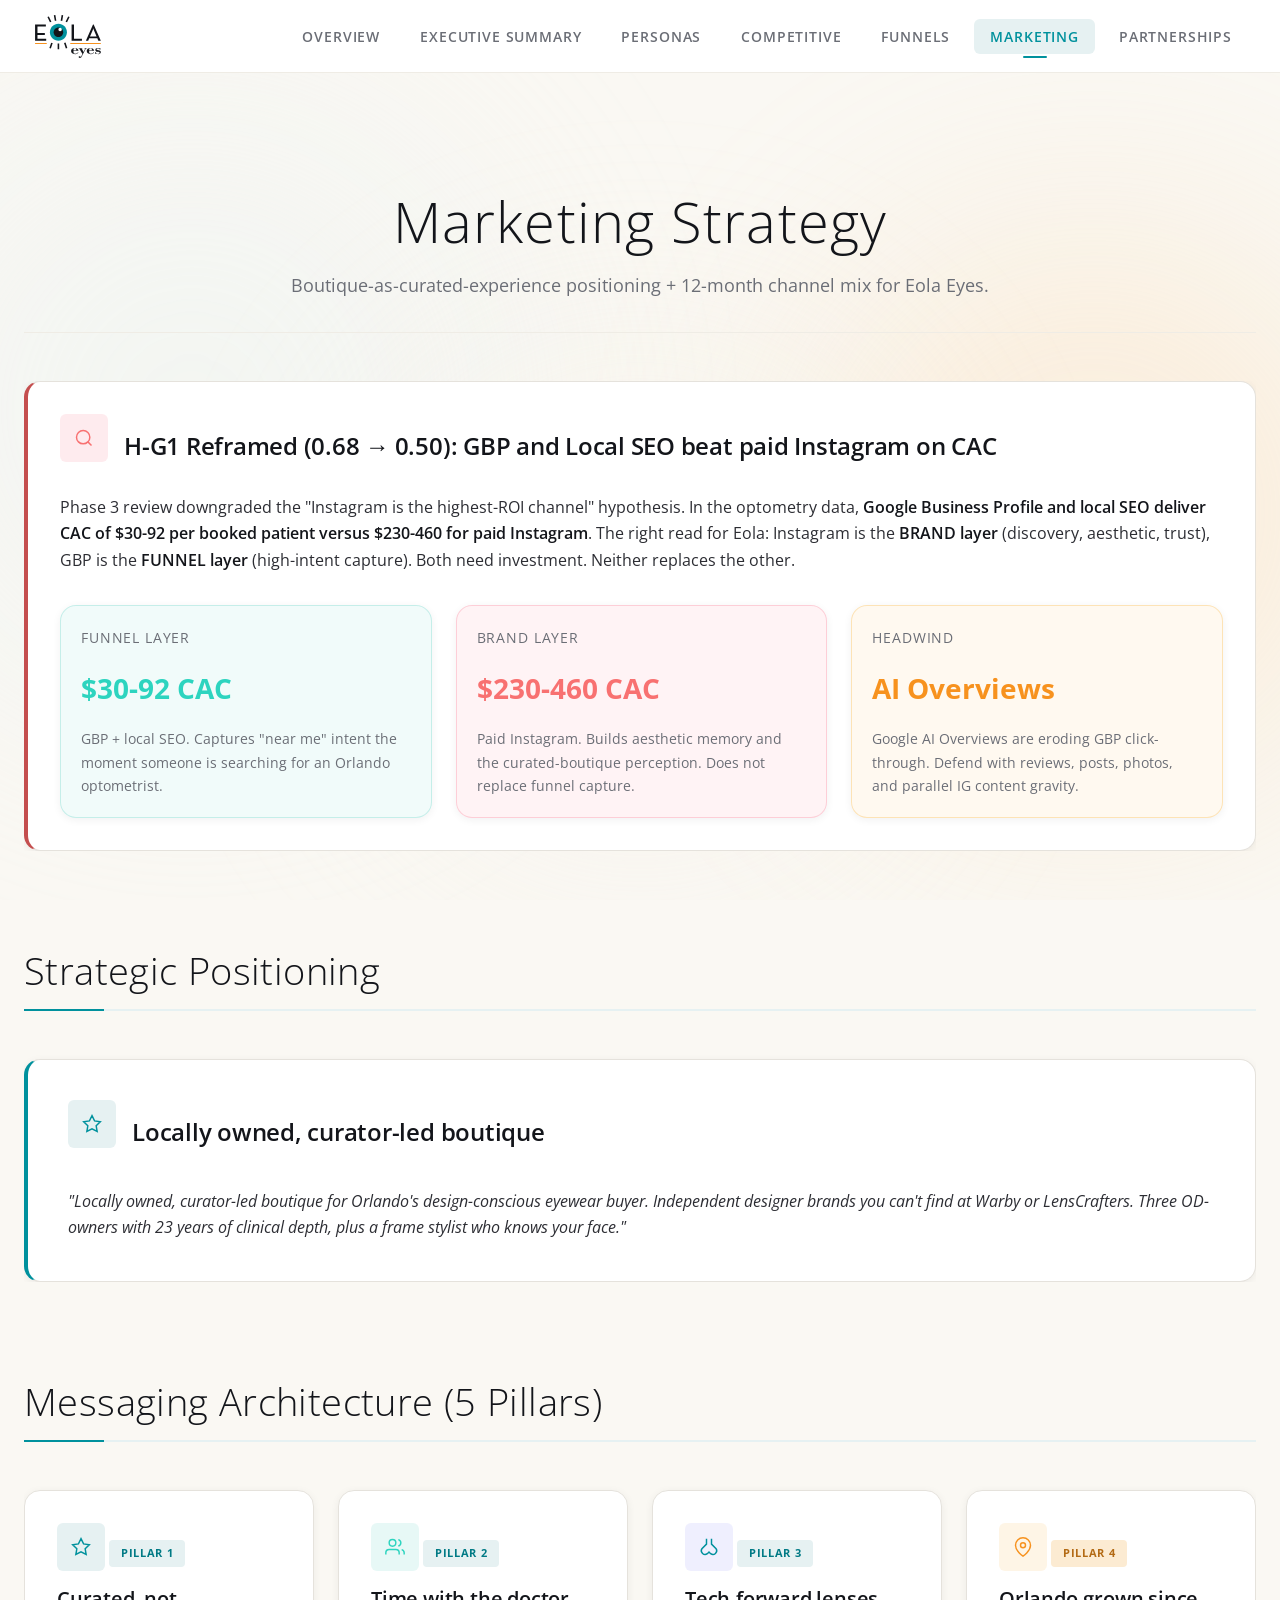
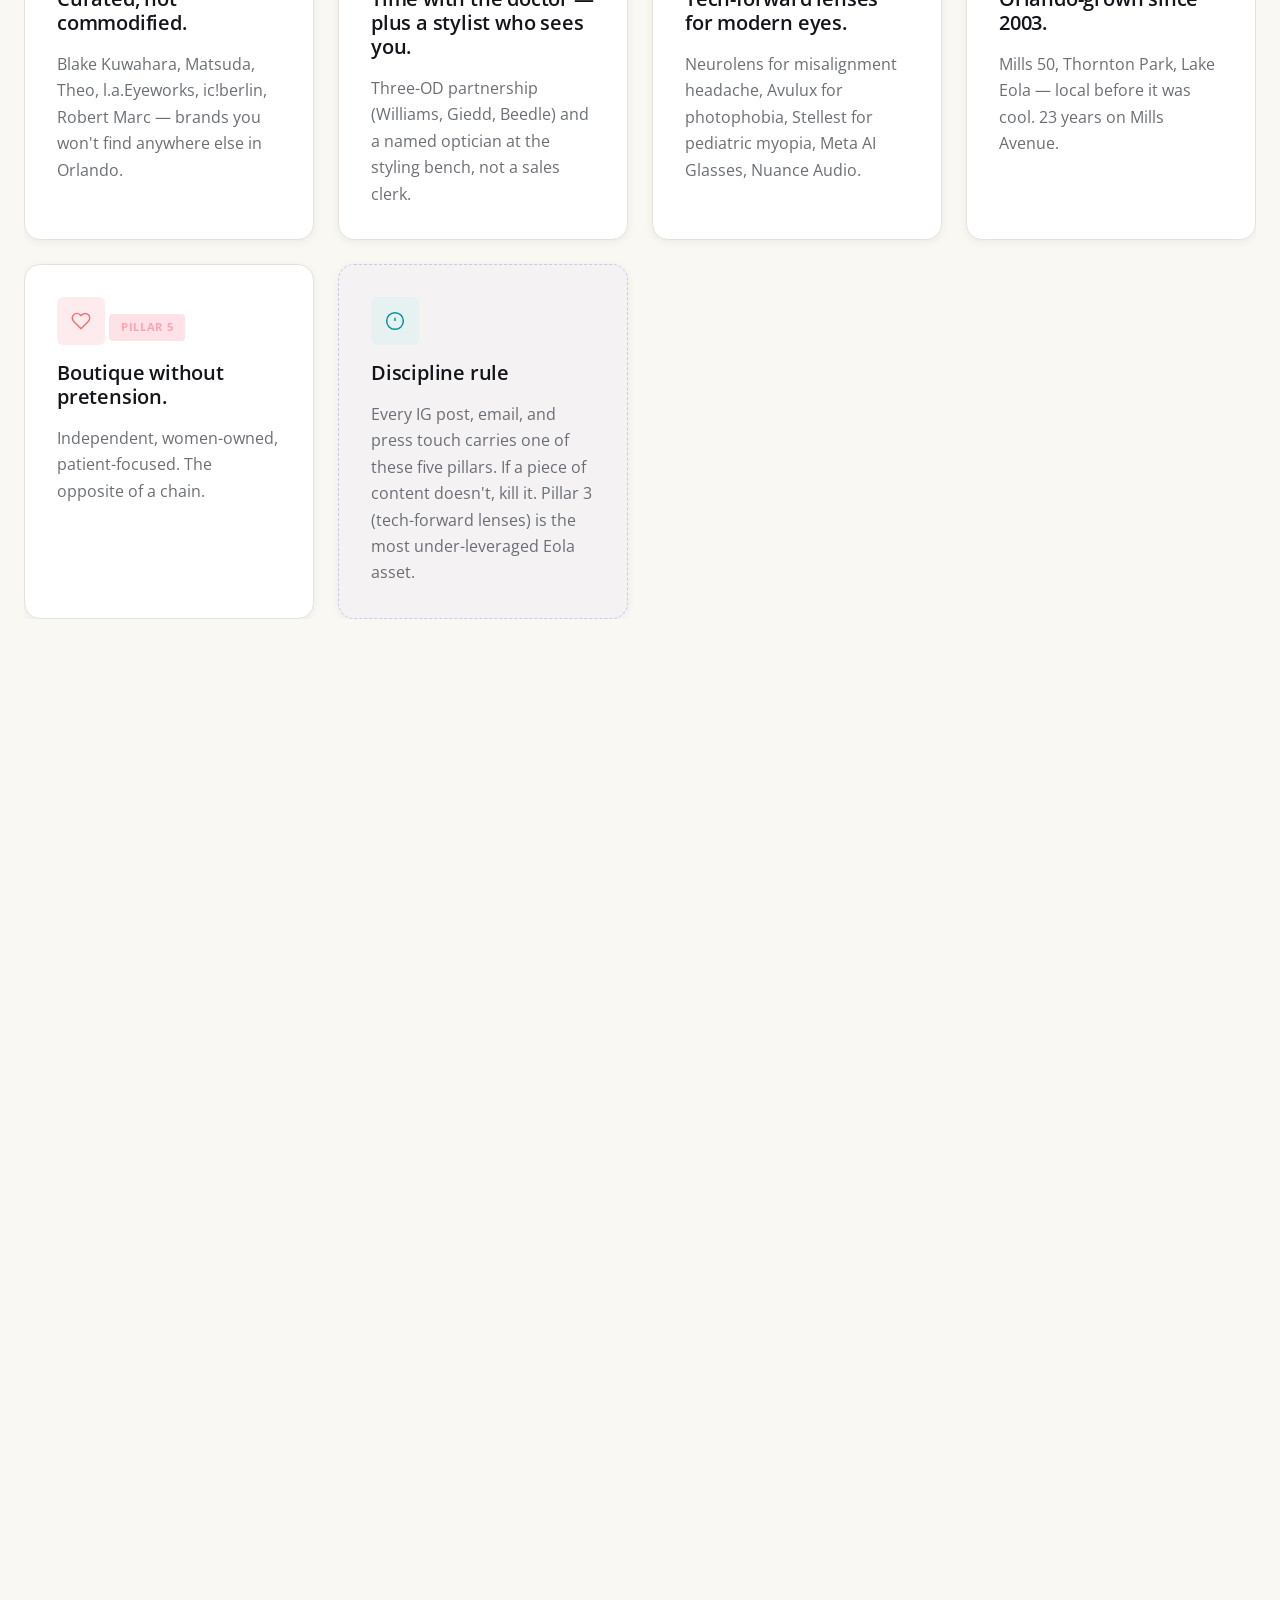
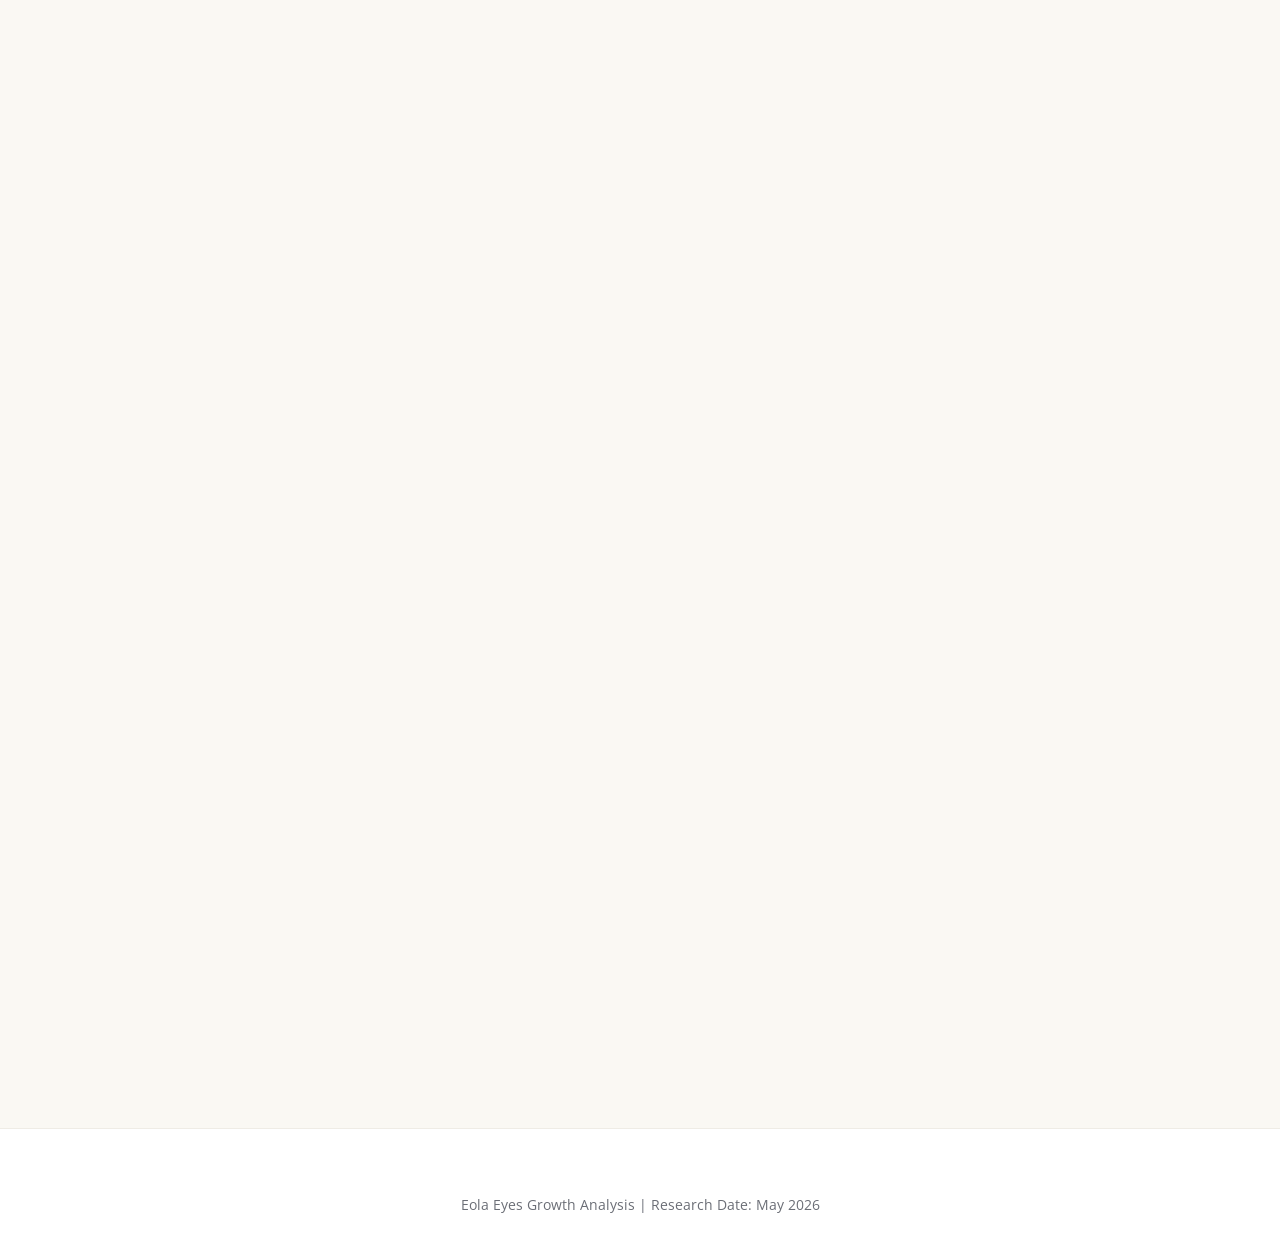
<file: marketing.html>
<!DOCTYPE html>
<html lang="en">
<head>
  <meta charset="UTF-8">
  <meta name="viewport" content="width=device-width, initial-scale=1.0">
  <meta name="theme-color" content="#00919D">
  <title>Marketing Strategy | Eola Eyes</title>
  <meta name="description" content="Boutique-as-curated-experience positioning and 12-month channel mix for Eola Eyes in downtown Orlando.">

  <link rel="preconnect" href="https://fonts.googleapis.com">
  <link rel="preconnect" href="https://fonts.gstatic.com" crossorigin>

    <style>
    :root {
      --eola-paper: #FFFFFF;
      --eola-paper-warm: #FAF8F3;
      --eola-ink: #13151A;
      --eola-teal: #00919D;
      --eola-orange: #F7921E;
    }
    body {
      margin: 0;
      font-family: 'Open Sans', -apple-system, BlinkMacSystemFont, 'Segoe UI', Roboto, sans-serif;
      background: var(--eola-paper-warm);
      color: var(--eola-ink);
      -webkit-font-smoothing: antialiased;
    }
    .aurora-bg { position: fixed; inset: 0; overflow: hidden; z-index: -1; background: var(--eola-paper-warm); pointer-events: none; }
    .hero { min-height: 70vh; display: flex; align-items: center; justify-content: center; padding: 6rem 1rem 4rem; text-align: center; }
  </style>

  <link href="https://fonts.googleapis.com/css2?family=Open+Sans:wght@300;400;600;700&display=swap" rel="stylesheet">
  <link rel="preload" href="./assets/css/main.css" as="style" onload="this.onload=null;this.rel='stylesheet'">
  <noscript><link rel="stylesheet" href="./assets/css/main.css"></noscript>
  <script defer src="./assets/js/main.js"></script>
</head>
<body>
  <div class="aurora-bg">
    <div class="aurora-blob aurora-blob--indigo"></div>
    <div class="aurora-blob aurora-blob--rose"></div>
    <div class="aurora-blob aurora-blob--teal"></div>
  </div>

  <nav class="nav">
    <div class="nav-container">
      <a href="index.html" class="nav-logo"><img src="./assets/images/EolaEyes_logo.svg" alt="Eola Eyes" class="brand-mark" width="140" height="48"></a>
      <button class="nav-toggle" aria-label="Toggle navigation">
        <svg width="24" height="24" viewBox="0 0 24 24" fill="none" stroke="currentColor" stroke-width="2">
          <line x1="3" y1="6" x2="21" y2="6"/><line x1="3" y1="12" x2="21" y2="12"/><line x1="3" y1="18" x2="21" y2="18"/>
        </svg>
      </button>
      <ul class="nav-links">
        <li><a href="index.html" class="nav-link">Overview</a></li>
        <li><a href="executive-summary.html" class="nav-link">Executive Summary</a></li>
        <li><a href="personas.html" class="nav-link">Personas</a></li>
        <li><a href="competitive.html" class="nav-link">Competitive</a></li>
        <li><a href="funnels.html" class="nav-link">Funnels</a></li>
        <li><a href="marketing.html" class="nav-link active">Marketing</a></li>
        <li><a href="partnerships.html" class="nav-link">Partnerships</a></li>
      </ul>
    </div>
  </nav>

  <main class="main">
    <div class="container">
      <header class="page-header" data-reveal>
        <h1>Marketing Strategy</h1>
        <p>Boutique-as-curated-experience positioning + 12-month channel mix for Eola Eyes.</p>
      </header>

      <!-- H-G1 Reframed: GBP > IG-paid CAC Insight -->
      <section class="section" data-reveal>
        <div class="glass-card" style="border-left: 4px solid var(--color-rose);">
          <div style="display: flex; align-items: center; gap: 1rem; margin-bottom: 1rem; flex-wrap: wrap;">
            <div class="icon-container" style="background: rgba(244, 63, 94, 0.1);">
              <svg viewBox="0 0 24 24" style="stroke: #f87171;">
                <path d="M21 21l-4.35-4.35"/>
                <circle cx="11" cy="11" r="8"/>
              </svg>
            </div>
            <h3 class="mb-0">H-G1 Reframed (0.68 &rarr; 0.50): GBP and Local SEO beat paid Instagram on CAC</h3>
          </div>
          <p class="text-lg" style="color: var(--color-slate-200);">
            Phase 3 review downgraded the "Instagram is the highest-ROI channel" hypothesis. In the optometry data, <strong>Google Business Profile and local SEO deliver CAC of $30-92 per booked patient versus $230-460 for paid Instagram</strong>. The right read for Eola: Instagram is the <strong>BRAND layer</strong> (discovery, aesthetic, trust), GBP is the <strong>FUNNEL layer</strong> (high-intent capture). Both need investment. Neither replaces the other.
          </p>
          <div class="grid-3 mt-8">
            <div class="glass-card" style="background: rgba(20, 184, 166, 0.06); border: 1px solid rgba(20, 184, 166, 0.2); padding: 1.25rem;">
              <div class="text-sm text-muted mb-4" style="text-transform: uppercase; letter-spacing: 0.06em;">Funnel layer</div>
              <div style="font-size: 1.75rem; font-weight: 700; color: #2dd4bf;">$30-92 CAC</div>
              <p class="text-sm text-muted mt-4 mb-0">GBP + local SEO. Captures "near me" intent the moment someone is searching for an Orlando optometrist.</p>
            </div>
            <div class="glass-card" style="background: rgba(244, 63, 94, 0.06); border: 1px solid rgba(244, 63, 94, 0.2); padding: 1.25rem;">
              <div class="text-sm text-muted mb-4" style="text-transform: uppercase; letter-spacing: 0.06em;">Brand layer</div>
              <div style="font-size: 1.75rem; font-weight: 700; color: #f87171;">$230-460 CAC</div>
              <p class="text-sm text-muted mt-4 mb-0">Paid Instagram. Builds aesthetic memory and the curated-boutique perception. Does not replace funnel capture.</p>
            </div>
            <div class="glass-card" style="background: rgba(245, 158, 11, 0.06); border: 1px solid rgba(245, 158, 11, 0.25); padding: 1.25rem;">
              <div class="text-sm text-muted mb-4" style="text-transform: uppercase; letter-spacing: 0.06em;">Headwind</div>
              <div style="font-size: 1.75rem; font-weight: 700; color: #F7921E;">AI Overviews</div>
              <p class="text-sm text-muted mt-4 mb-0">Google AI Overviews are eroding GBP click-through. Defend with reviews, posts, photos, and parallel IG content gravity.</p>
            </div>
          </div>
        </div>
      </section>

      <!-- 1. Strategic Positioning Hero -->
      <section class="section" data-reveal>
        <h2 class="section-title">Strategic Positioning</h2>
        <div class="glass-card" style="border-left: 4px solid var(--color-indigo); padding: 2.5rem;">
          <div style="display: flex; align-items: center; gap: 1rem; margin-bottom: 1.5rem;">
            <div class="icon-container">
              <svg viewBox="0 0 24 24">
                <polygon points="12 2 15.09 8.26 22 9.27 17 14.14 18.18 21.02 12 17.77 5.82 21.02 7 14.14 2 9.27 8.91 8.26 12 2"/>
              </svg>
            </div>
            <h3 class="mb-0">Locally owned, curator-led boutique</h3>
          </div>
          <p class="text-lg mb-0" style="color: var(--color-slate-200); font-style: italic;">
            "Locally owned, curator-led boutique for Orlando's design-conscious eyewear buyer. Independent designer brands you can't find at Warby or LensCrafters. Three OD-owners with 23 years of clinical depth, plus a frame stylist who knows your face."
          </p>
        </div>
      </section>

      <!-- 2. Messaging Architecture (5-card grid) -->
      <section class="section" data-reveal>
        <h2 class="section-title">Messaging Architecture (5 Pillars)</h2>
        <div class="grid-3">
          <div class="glass-card">
            <div class="icon-container mb-4">
              <svg viewBox="0 0 24 24">
                <polygon points="12 2 15.09 8.26 22 9.27 17 14.14 18.18 21.02 12 17.77 5.82 21.02 7 14.14 2 9.27 8.91 8.26 12 2"/>
              </svg>
            </div>
            <span class="badge badge-info mb-4">Pillar 1</span>
            <h4 class="mb-4">Curated, not commodified.</h4>
            <p class="text-muted mb-0">Blake Kuwahara, Matsuda, Theo, l.a.Eyeworks, ic!berlin, Robert Marc &mdash; brands you won't find anywhere else in Orlando.</p>
          </div>

          <div class="glass-card">
            <div class="icon-container mb-4" style="background: rgba(20, 184, 166, 0.1);">
              <svg viewBox="0 0 24 24" style="stroke: #2dd4bf;">
                <path d="M17 21v-2a4 4 0 0 0-4-4H5a4 4 0 0 0-4 4v2"/>
                <circle cx="9" cy="7" r="4"/>
                <path d="M23 21v-2a4 4 0 0 0-3-3.87"/>
                <path d="M16 3.13a4 4 0 0 1 0 7.75"/>
              </svg>
            </div>
            <span class="badge badge-success mb-4">Pillar 2</span>
            <h4 class="mb-4">Time with the doctor &mdash; plus a stylist who sees you.</h4>
            <p class="text-muted mb-0">Three-OD partnership (Williams, Giedd, Beedle) and a named optician at the styling bench, not a sales clerk.</p>
          </div>

          <div class="glass-card">
            <div class="icon-container mb-4" style="background: rgba(99, 102, 241, 0.1);">
              <svg viewBox="0 0 24 24">
                <path d="M9 2v6.5L3.5 14a4.5 4.5 0 0 0 6.5 6L12 18l2 2a4.5 4.5 0 0 0 6.5-6L15 8.5V2"/>
              </svg>
            </div>
            <span class="badge badge-info mb-4">Pillar 3</span>
            <h4 class="mb-4">Tech-forward lenses for modern eyes.</h4>
            <p class="text-muted mb-0">Neurolens for misalignment headache, Avulux for photophobia, Stellest for pediatric myopia, Meta AI Glasses, Nuance Audio.</p>
          </div>

          <div class="glass-card">
            <div class="icon-container mb-4" style="background: rgba(245, 158, 11, 0.1);">
              <svg viewBox="0 0 24 24" style="stroke: #F7921E;">
                <path d="M21 10c0 7-9 13-9 13s-9-6-9-13a9 9 0 0 1 18 0z"/>
                <circle cx="12" cy="10" r="3"/>
              </svg>
            </div>
            <span class="badge badge-warning mb-4">Pillar 4</span>
            <h4 class="mb-4">Orlando-grown since 2003.</h4>
            <p class="text-muted mb-0">Mills 50, Thornton Park, Lake Eola &mdash; local before it was cool. 23 years on Mills Avenue.</p>
          </div>

          <div class="glass-card">
            <div class="icon-container mb-4" style="background: rgba(244, 63, 94, 0.1);">
              <svg viewBox="0 0 24 24" style="stroke: #f87171;">
                <path d="M20.84 4.61a5.5 5.5 0 0 0-7.78 0L12 5.67l-1.06-1.06a5.5 5.5 0 0 0-7.78 7.78l1.06 1.06L12 21.23l7.78-7.78 1.06-1.06a5.5 5.5 0 0 0 0-7.78z"/>
              </svg>
            </div>
            <span class="badge mb-4" style="background: rgba(244, 63, 94, 0.15); color: #fda4af;">Pillar 5</span>
            <h4 class="mb-4">Boutique without pretension.</h4>
            <p class="text-muted mb-0">Independent, women-owned, patient-focused. The opposite of a chain.</p>
          </div>

          <div class="glass-card" style="background: rgba(99, 102, 241, 0.04); border: 1px dashed rgba(99, 102, 241, 0.3);">
            <div class="icon-container mb-4">
              <svg viewBox="0 0 24 24">
                <circle cx="12" cy="12" r="10"/>
                <line x1="12" y1="8" x2="12" y2="12"/>
                <line x1="12" y1="16" x2="12.01" y2="16"/>
              </svg>
            </div>
            <h4 class="mb-4">Discipline rule</h4>
            <p class="text-muted mb-0">Every IG post, email, and press touch carries one of these five pillars. If a piece of content doesn't, kill it. Pillar 3 (tech-forward lenses) is the most under-leveraged Eola asset.</p>
          </div>
        </div>
      </section>

      <!-- 3. Channel Mix & Budget Allocation -->
      <section class="section" data-reveal>
        <h2 class="section-title">Channel Mix &amp; Budget Allocation</h2>
        <p class="text-muted mb-4" style="max-width: 760px;">Eye-care industry standard for marketing budget is 1-5% of gross revenue. Boutique cash-pay practices anchor 3-5%. Three tiers below for a 3-OD single-location boutique.</p>
        <div class="glass-card">
          <div class="table-wrapper">
            <table>
              <thead>
                <tr>
                  <th>Tier</th>
                  <th>Monthly</th>
                  <th>Annual</th>
                  <th>Channels included</th>
                </tr>
              </thead>
              <tbody>
                <tr>
                  <td>
                    <span class="badge badge-info">Lite</span>
                  </td>
                  <td><strong>$4,000</strong></td>
                  <td>$48,000</td>
                  <td>GBP optimization + reviews push, organic IG, 1 micro-influencer/quarter, 1 trunk show/yr</td>
                </tr>
                <tr>
                  <td>
                    <span class="badge badge-success">Standard</span>
                  </td>
                  <td><strong>$7,500</strong></td>
                  <td>$90,000</td>
                  <td>+ paid IG/FB, email/SMS lifecycle, 4 micro-influencer collabs/yr, 2 trunk shows/yr, press pitches</td>
                </tr>
                <tr>
                  <td>
                    <span class="badge badge-warning">Aggressive</span>
                  </td>
                  <td><strong>$12,000</strong></td>
                  <td>$144,000</td>
                  <td>+ Google Ads, sponsored Orlando publication content, 4 trunk shows/yr, paid creator program, podcast sponsorship</td>
                </tr>
              </tbody>
            </table>
          </div>
          <div class="glass-card mt-8" style="background: rgba(20, 184, 166, 0.06); border-left: 3px solid var(--color-teal); padding: 1rem 1.25rem;">
            <p class="mb-0" style="color: var(--color-slate-200);"><strong>Recommendation: Standard tier ($7,500/mo).</strong> Right altitude for a 3-OD boutique with Eola's catalog depth. Phase: Q1 fix GBP + email/SMS, Q2 layer IG paid + creator, Q3-Q4 layer press + Google Ads.</p>
          </div>
        </div>
      </section>

      <!-- 4. Local SEO + GBP Plan -->
      <section class="section" data-reveal>
        <h2 class="section-title">Local SEO + Google Business Profile Plan</h2>
        <div class="grid-2">
          <div class="glass-card">
            <div class="icon-container mb-4" style="background: rgba(20, 184, 166, 0.1);">
              <svg viewBox="0 0 24 24" style="stroke: #2dd4bf;">
                <path d="M21 10c0 7-9 13-9 13s-9-6-9-13a9 9 0 0 1 18 0z"/>
                <circle cx="12" cy="10" r="3"/>
              </svg>
            </div>
            <h4 class="mb-4">GBP audit + optimization</h4>
            <ul class="feature-list">
              <li>
                <svg viewBox="0 0 24 24"><polyline points="20 6 9 17 4 12"/></svg>
                Primary category: <strong>Optometrist</strong> (highest-intent volume)
              </li>
              <li>
                <svg viewBox="0 0 24 24"><polyline points="20 6 9 17 4 12"/></svg>
                Secondary: <strong>Eyewear Store, Sunglasses Store</strong>
              </li>
              <li>
                <svg viewBox="0 0 24 24"><polyline points="20 6 9 17 4 12"/></svg>
                NAP consistency across Yelp, Healthgrades, ZocDoc, Solv, Optix-now, BBB, Nextdoor
              </li>
              <li>
                <svg viewBox="0 0 24 24"><polyline points="20 6 9 17 4 12"/></svg>
                Full 750-char description with "Mills 50 optometrist", "Neurolens Orlando", "boutique optical Thornton Park"
              </li>
              <li>
                <svg viewBox="0 0 24 24"><polyline points="20 6 9 17 4 12"/></svg>
                12-18 priority products loaded with photos and price ranges
              </li>
              <li>
                <svg viewBox="0 0 24 24"><polyline points="20 6 9 17 4 12"/></svg>
                Pre-seed 8-12 Q&amp;As Eola controls
              </li>
            </ul>
          </div>

          <div class="glass-card">
            <div class="icon-container mb-4" style="background: rgba(99, 102, 241, 0.1);">
              <svg viewBox="0 0 24 24">
                <line x1="12" y1="20" x2="12" y2="10"/>
                <line x1="18" y1="20" x2="18" y2="4"/>
                <line x1="6" y1="20" x2="6" y2="16"/>
              </svg>
            </div>
            <h4 class="mb-4">Operating cadence</h4>
            <ul class="feature-list">
              <li>
                <svg viewBox="0 0 24 24"><polyline points="20 6 9 17 4 12"/></svg>
                Review velocity push: <strong>5-8 Google reviews/month</strong> from happy patients
              </li>
              <li>
                <svg viewBox="0 0 24 24"><polyline points="20 6 9 17 4 12"/></svg>
                GBP posts: <strong>1/week</strong> (frame-of-the-week, OD-led, trunk show)
              </li>
              <li>
                <svg viewBox="0 0 24 24"><polyline points="20 6 9 17 4 12"/></svg>
                5-10 new photos/month (storefront, frame walls, OD headshots, lab/edging)
              </li>
              <li>
                <svg viewBox="0 0 24 24"><polyline points="20 6 9 17 4 12"/></svg>
                100% review response rate within 48h, named-OD signature
              </li>
              <li>
                <svg viewBox="0 0 24 24"><polyline points="20 6 9 17 4 12"/></svg>
                Citation cleanup across Yelp, Healthgrades, ZocDoc, Solv quarterly
              </li>
              <li>
                <svg viewBox="0 0 24 24"><polyline points="20 6 9 17 4 12"/></svg>
                One named "GBP owner" with a 30-min weekly checklist
              </li>
            </ul>
          </div>
        </div>

        <div class="grid-2 mt-8">
          <div class="glass-card">
            <h4 class="mb-4">Local landing pages (eolaeyes.com)</h4>
            <ul class="feature-list">
              <li>
                <svg viewBox="0 0 24 24"><polyline points="20 6 9 17 4 12"/></svg>
                Thornton Park (32801)
              </li>
              <li>
                <svg viewBox="0 0 24 24"><polyline points="20 6 9 17 4 12"/></svg>
                Mills 50 / Lake Eola Heights (32803)
              </li>
              <li>
                <svg viewBox="0 0 24 24"><polyline points="20 6 9 17 4 12"/></svg>
                Winter Park (32789)
              </li>
              <li>
                <svg viewBox="0 0 24 24"><polyline points="20 6 9 17 4 12"/></svg>
                Baldwin Park (32814)
              </li>
              <li>
                <svg viewBox="0 0 24 24"><polyline points="20 6 9 17 4 12"/></svg>
                Lake Eola / Downtown core (32801)
              </li>
            </ul>
          </div>

          <div class="glass-card">
            <h4 class="mb-4">Schema markup</h4>
            <ul class="feature-list">
              <li>
                <svg viewBox="0 0 24 24"><polyline points="20 6 9 17 4 12"/></svg>
                LocalBusiness
              </li>
              <li>
                <svg viewBox="0 0 24 24"><polyline points="20 6 9 17 4 12"/></svg>
                Optometrist
              </li>
              <li>
                <svg viewBox="0 0 24 24"><polyline points="20 6 9 17 4 12"/></svg>
                OpticalShop
              </li>
              <li>
                <svg viewBox="0 0 24 24"><polyline points="20 6 9 17 4 12"/></svg>
                MedicalBusiness
              </li>
              <li>
                <svg viewBox="0 0 24 24"><polyline points="20 6 9 17 4 12"/></svg>
                Product (per priority frame)
              </li>
            </ul>
          </div>
        </div>

        <div class="glass-card mt-8" style="border-left: 4px solid var(--color-amber);">
          <div style="display: flex; align-items: center; gap: 1rem; margin-bottom: 0.75rem;">
            <div class="icon-container" style="background: rgba(245, 158, 11, 0.1);">
              <svg viewBox="0 0 24 24" style="stroke: #F7921E;">
                <path d="M10.29 3.86L1.82 18a2 2 0 0 0 1.71 3h16.94a2 2 0 0 0 1.71-3L13.71 3.86a2 2 0 0 0-3.42 0z"/>
                <line x1="12" y1="9" x2="12" y2="13"/>
                <line x1="12" y1="17" x2="12.01" y2="17"/>
              </svg>
            </div>
            <h4 class="mb-0">Headwind: AI Overviews are eroding GBP click-through</h4>
          </div>
          <p class="text-muted mb-0">Google's AI Overviews summarize top results above the map pack. Defend by stacking GBP equity (reviews, posts, photos, Q&amp;A) AND parallel investment in IG/content gravity so brand recall survives even when click-through declines.</p>
        </div>
      </section>

      <!-- 5. Instagram + Reels Content Plan -->
      <section class="section" data-reveal>
        <h2 class="section-title">Instagram + Reels Content Plan</h2>

        <div class="glass-card mb-8" style="border-left: 4px solid var(--color-rose);">
          <div style="display: flex; align-items: center; gap: 1rem; margin-bottom: 0.75rem;">
            <div class="icon-container" style="background: rgba(244, 63, 94, 0.1);">
              <svg viewBox="0 0 24 24" style="stroke: #f87171;">
                <circle cx="12" cy="12" r="10"/>
                <line x1="12" y1="16" x2="12" y2="12"/>
                <line x1="12" y1="8" x2="12.01" y2="8"/>
              </svg>
            </div>
            <h4 class="mb-0">Reality check: 786 followers today</h4>
          </div>
          <p class="text-muted mb-0">@eola_eyes is at ~786 followers. Growth is a multi-quarter effort, not a quick win. Goal: 2,500 by month 6, 5,000 by month 12 via organic Reels + creator amplification + trunk show launches. First 90 days = content quality + creator collabs to import audience, NOT vanity follower count.</p>
        </div>

        <div class="grid-2">
          <div class="glass-card">
            <h4 class="mb-4">Posting cadence</h4>
            <ul class="feature-list">
              <li>
                <svg viewBox="0 0 24 24"><polyline points="20 6 9 17 4 12"/></svg>
                Feed posts: <strong>4/week</strong>
              </li>
              <li>
                <svg viewBox="0 0 24 24"><polyline points="20 6 9 17 4 12"/></svg>
                Reels: <strong>2/week</strong>
              </li>
              <li>
                <svg viewBox="0 0 24 24"><polyline points="20 6 9 17 4 12"/></svg>
                Stories: daily (5-7 frames)
              </li>
              <li>
                <svg viewBox="0 0 24 24"><polyline points="20 6 9 17 4 12"/></svg>
                Lives: 1/quarter (trunk show preview or OD Q&amp;A)
              </li>
            </ul>
          </div>

          <div class="glass-card">
            <h4 class="mb-4">Content pillars</h4>
            <ul class="feature-list">
              <li>
                <svg viewBox="0 0 24 24"><polyline points="20 6 9 17 4 12"/></svg>
                <strong>Frame-of-the-Week</strong> &mdash; artisan story (Blake Kuwahara, Matsuda)
              </li>
              <li>
                <svg viewBox="0 0 24 24"><polyline points="20 6 9 17 4 12"/></svg>
                <strong>Behind-the-Boutique</strong> &mdash; OD/stylist humanization
              </li>
              <li>
                <svg viewBox="0 0 24 24"><polyline points="20 6 9 17 4 12"/></svg>
                <strong>Mills 50 / Thornton Park lifestyle</strong>
              </li>
              <li>
                <svg viewBox="0 0 24 24"><polyline points="20 6 9 17 4 12"/></svg>
                <strong>Lens-Tech-Tuesday</strong> &mdash; Neurolens, Avulux education
              </li>
              <li>
                <svg viewBox="0 0 24 24"><polyline points="20 6 9 17 4 12"/></svg>
                <strong>Patient-styling reels</strong> (with consent)
              </li>
            </ul>
          </div>
        </div>

        <div class="grid-3 mt-8">
          <div class="glass-card">
            <span class="badge badge-info mb-4">Post 1</span>
            <h4 class="mb-4">Blake Kuwahara unboxing</h4>
            <p class="text-muted mb-0" style="font-style: italic;">"Sculpted Japanese frames you won't see at LensCrafters. Designed by a former optometrist who decided architecture and eyewear should share the same language."</p>
          </div>
          <div class="glass-card">
            <span class="badge badge-info mb-4">Post 2</span>
            <h4 class="mb-4">Why Lindberg's screwless titanium hinge changed eyewear</h4>
            <p class="text-muted mb-0" style="font-style: italic;">"Explained by Dr. Williams in 60 seconds. Engineering-grade frames for the design-conscious patient."</p>
          </div>
          <div class="glass-card">
            <span class="badge badge-info mb-4">Post 3</span>
            <h4 class="mb-4">Friday frame fitting with Jay</h4>
            <p class="text-muted mb-0" style="font-style: italic;">"Mills 50 native shows off her new Theo. The neighborhood comes in, the boutique shows up."</p>
          </div>
        </div>

        <div class="grid-3 mt-8">
          <div class="glass-card">
            <span class="badge badge-success mb-4">Reel 1 &middot; 15 sec</span>
            <h4 class="mb-4">Trunk show teaser</h4>
            <p class="text-muted mb-0" style="font-style: italic;">"Trunk show this weekend at Eola Eyes &mdash; first 50 RSVPs get champagne." Storefront + frame reveals + RSVP CTA.</p>
          </div>
          <div class="glass-card">
            <span class="badge badge-success mb-4">Reel 2 &middot; 60 sec</span>
            <h4 class="mb-4">Migraine to magnificent</h4>
            <p class="text-muted mb-0" style="font-style: italic;">"How Avulux changed her workday." Real patient story (consent), Dr. Beedle voice-over, Avulux fit explainer, CTA to book.</p>
          </div>
          <div class="glass-card">
            <span class="badge badge-success mb-4">Reel 3 &middot; 30 sec</span>
            <h4 class="mb-4">Frame styling test</h4>
            <p class="text-muted mb-0" style="font-style: italic;">"Which face shape suits Matsuda? 30-second test." Three frame styles tried on a single customer, fast cuts, OD voice-over on face-shape principle.</p>
          </div>
        </div>
      </section>

      <!-- 6. Influencer Partnership Plan -->
      <section class="section" data-reveal>
        <h2 class="section-title">Influencer Partnership Plan</h2>
        <div class="grid-2">
          <div class="glass-card">
            <div class="icon-container mb-4">
              <svg viewBox="0 0 24 24">
                <path d="M17 21v-2a4 4 0 0 0-4-4H5a4 4 0 0 0-4 4v2"/>
                <circle cx="9" cy="7" r="4"/>
                <path d="M23 21v-2a4 4 0 0 0-3-3.87"/>
                <path d="M16 3.13a4 4 0 0 1 0 7.75"/>
              </svg>
            </div>
            <h4 class="mb-4">Target creator profile</h4>
            <ul class="feature-list">
              <li>
                <svg viewBox="0 0 24 24"><polyline points="20 6 9 17 4 12"/></svg>
                Orlando lifestyle / fashion / wellness micro-influencers
              </li>
              <li>
                <svg viewBox="0 0 24 24"><polyline points="20 6 9 17 4 12"/></svg>
                <strong>5K-50K followers</strong> (sweet spot 10K-25K)
              </li>
              <li>
                <svg viewBox="0 0 24 24"><polyline points="20 6 9 17 4 12"/></svg>
                Mills 50 / Thornton Park lifestyle accounts
              </li>
              <li>
                <svg viewBox="0 0 24 24"><polyline points="20 6 9 17 4 12"/></svg>
                Orlando food / beverage creators (Quicksand, Lorelei)
              </li>
              <li>
                <svg viewBox="0 0 24 24"><polyline points="20 6 9 17 4 12"/></svg>
                Lake Nona / Winter Park style accounts
              </li>
              <li>
                <svg viewBox="0 0 24 24"><polyline points="20 6 9 17 4 12"/></svg>
                Engagement &ge;3%; 60%+ Orlando audience verified via HypeAuditor
              </li>
            </ul>
          </div>

          <div class="glass-card">
            <div class="icon-container mb-4" style="background: rgba(20, 184, 166, 0.1);">
              <svg viewBox="0 0 24 24" style="stroke: #2dd4bf;">
                <line x1="12" y1="1" x2="12" y2="23"/>
                <path d="M17 5H9.5a3.5 3.5 0 0 0 0 7h5a3.5 3.5 0 0 1 0 7H6"/>
              </svg>
            </div>
            <h4 class="mb-4">Outreach + comp model</h4>
            <ul class="feature-list">
              <li>
                <svg viewBox="0 0 24 24"><polyline points="20 6 9 17 4 12"/></svg>
                Gift-with-purchase: <strong>$250-500 frame credit</strong>
              </li>
              <li>
                <svg viewBox="0 0 24 24"><polyline points="20 6 9 17 4 12"/></svg>
                In-store styling appointment with named optician
              </li>
              <li>
                <svg viewBox="0 0 24 24"><polyline points="20 6 9 17 4 12"/></svg>
                Content rights for Reels + carousels
              </li>
              <li>
                <svg viewBox="0 0 24 24"><polyline points="20 6 9 17 4 12"/></svg>
                Track: post engagement, comments-to-followers ratio, gift-to-conversion attribution
              </li>
              <li>
                <svg viewBox="0 0 24 24"><polyline points="20 6 9 17 4 12"/></svg>
                Quarterly creator roundtable: 5-8 creators, 90-min styling event, Reels content factory
              </li>
              <li>
                <svg viewBox="0 0 24 24"><polyline points="20 6 9 17 4 12"/></svg>
                <strong>Verify each handle in HypeAuditor / Modash before outreach</strong>
              </li>
            </ul>
          </div>
        </div>
      </section>

      <!-- 7. Email + SMS Lifecycle -->
      <section class="section" data-reveal>
        <h2 class="section-title">Email + SMS Lifecycle Program</h2>
        <div class="glass-card mb-8" style="background: rgba(20, 184, 166, 0.06); border-left: 3px solid var(--color-teal); padding: 1rem 1.25rem;">
          <p class="mb-0" style="color: var(--color-slate-200);"><strong>The most under-exploited Eola asset.</strong> Email ROI in optometry: 400-600%. SMS conversion: 21-40%. Eola's existing patient list IS the asset.</p>
        </div>

        <div class="grid-2">
          <div class="glass-card">
            <h4 class="mb-4">Lifecycle automations</h4>
            <ul class="feature-list">
              <li>
                <svg viewBox="0 0 24 24"><polyline points="20 6 9 17 4 12"/></svg>
                <strong>New patient welcome series</strong> (6 emails over 90 days)
              </li>
              <li>
                <svg viewBox="0 0 24 24"><polyline points="20 6 9 17 4 12"/></svg>
                <strong>Frame-purchase post-care</strong> (lens cleaning, fit-check, warranty)
              </li>
              <li>
                <svg viewBox="0 0 24 24"><polyline points="20 6 9 17 4 12"/></svg>
                <strong>Quarterly newsletter</strong> (frame drops, trunk show, OD-led education)
              </li>
              <li>
                <svg viewBox="0 0 24 24"><polyline points="20 6 9 17 4 12"/></svg>
                <strong>Recall sequence</strong>: 18 mo / 22 mo / 24 mo SMS
              </li>
              <li>
                <svg viewBox="0 0 24 24"><polyline points="20 6 9 17 4 12"/></svg>
                <strong>Insurance-expiry push</strong> (Nov-Dec FSA/HSA)
              </li>
              <li>
                <svg viewBox="0 0 24 24"><polyline points="20 6 9 17 4 12"/></svg>
                <strong>Family-member referral offer</strong>
              </li>
            </ul>
          </div>

          <div class="glass-card">
            <h4 class="mb-4">Sample subject lines</h4>
            <div style="margin-bottom: 1.25rem;">
              <span class="badge badge-info mb-4">Frame drop</span>
              <p class="text-muted" style="font-style: italic;">"Just landed: Blake Kuwahara's new collection. (You'll want to see these on Mills Ave first.)"</p>
            </div>
            <div style="margin-bottom: 1.25rem;">
              <span class="badge badge-success mb-4">Annual reminder</span>
              <p class="text-muted" style="font-style: italic;">"Hi [first name] &mdash; your eyes called. They miss us."</p>
            </div>
            <div>
              <span class="badge badge-warning mb-4">Trunk show</span>
              <p class="text-muted mb-0" style="font-style: italic;">"Sunday at the Boutique: 30 frames, two ODs, one glass of natural wine."</p>
            </div>
          </div>
        </div>
      </section>

      <!-- 8. Press & PR Strategy -->
      <section class="section" data-reveal>
        <h2 class="section-title">Press &amp; PR Strategy</h2>
        <div class="glass-card">
          <div class="table-wrapper">
            <table>
              <thead>
                <tr>
                  <th>Outlet</th>
                  <th>Pitch angle</th>
                </tr>
              </thead>
              <tbody>
                <tr>
                  <td><strong>Orlando Magazine</strong></td>
                  <td>Best of Orlando voter mobilization; profile pitches on Drs. Williams / Giedd / Beedle</td>
                </tr>
                <tr>
                  <td><strong>Orlando Sentinel</strong></td>
                  <td>Business profile / women-owned business angle; Stellest pediatric myopia health-pillar story</td>
                </tr>
                <tr>
                  <td><strong>Bungalower</strong></td>
                  <td>Mills 50 / Thornton Park merchant story; trunk show coverage; new-frame-line announcements</td>
                </tr>
                <tr>
                  <td><strong>Edible Orlando</strong></td>
                  <td>Lifestyle / luxury well-being angle; trunk show + wine-bar partnership story</td>
                </tr>
                <tr>
                  <td><strong>INVISION Magazine</strong> (industry trade)</td>
                  <td>Trunk show case study, brand portfolio depth, three-OD partnership model</td>
                </tr>
                <tr>
                  <td><strong>Orlando Weekly</strong></td>
                  <td>Best of Orlando reader vote (Mar-May 2026); trunk show event listings</td>
                </tr>
              </tbody>
            </table>
          </div>
        </div>

        <div class="glass-card mt-8">
          <div style="display: flex; align-items: center; gap: 1rem; margin-bottom: 1rem;">
            <div class="icon-container">
              <svg viewBox="0 0 24 24">
                <path d="M4 4h16c1.1 0 2 .9 2 2v12c0 1.1-.9 2-2 2H4c-1.1 0-2-.9-2-2V6c0-1.1.9-2 2-2z"/>
                <polyline points="22,6 12,13 2,6"/>
              </svg>
            </div>
            <h4 class="mb-0">Sample press pitch &mdash; Bungalower (ready to send)</h4>
          </div>
          <p class="text-muted mb-4"><strong>Subject:</strong> Mills 50 boutique Eola Eyes turns 23 &mdash; and just landed Florida's first Blake Kuwahara wall</p>
          <div class="glass-card" style="background: rgba(99, 102, 241, 0.06); border-left: 3px solid var(--color-indigo); padding: 1.25rem;">
            <p style="color: var(--color-slate-200);">Hi [editor],</p>
            <p style="color: var(--color-slate-200);">Quick story idea: Eola Eyes &mdash; the boutique optical at 519 N Mills (across from Lineage) &mdash; has been a Mills 50 fixture since 2003. Three optometrists deep, with a frame curation that includes Blake Kuwahara (a former optometrist turned eyewear designer whose pieces sit in MoMA's design conversation) and the FDA-authorized Stellest pediatric myopia lens that just hit the market in late 2025.</p>
            <p style="color: var(--color-slate-200);">Why this is a Bungalower story: it's the kind of independent neighborhood boutique that defines the Mills 50 vs. International Drive divide. Three women-owned ODs, 23 years on the same block, and the only Orlando optical you'll find Blake Kuwahara at.</p>
            <p style="color: var(--color-slate-200);">Happy to set up a 30-minute coffee at Lineage or send photos / a press kit. Trunk show coming [date] could be a launch hook.</p>
            <p class="mb-0" style="color: var(--color-slate-200);">[Name] | Eola Eyes</p>
          </div>
        </div>
      </section>

      <!-- 9. Reviews / Reputation Management -->
      <section class="section" data-reveal>
        <h2 class="section-title">Reviews &amp; Reputation Management</h2>
        <div class="grid-2">
          <div class="glass-card">
            <div class="icon-container mb-4" style="background: rgba(20, 184, 166, 0.1);">
              <svg viewBox="0 0 24 24" style="stroke: #2dd4bf;">
                <polygon points="12 2 15.09 8.26 22 9.27 17 14.14 18.18 21.02 12 17.77 5.82 21.02 7 14.14 2 9.27 8.91 8.26 12 2"/>
              </svg>
            </div>
            <h4 class="mb-4">Targets</h4>
            <ul class="feature-list">
              <li>
                <svg viewBox="0 0 24 24"><polyline points="20 6 9 17 4 12"/></svg>
                <strong>Google: 4.9+ rating with 500+ reviews</strong> (currently 4.8 / 490)
              </li>
              <li>
                <svg viewBox="0 0 24 24"><polyline points="20 6 9 17 4 12"/></svg>
                Cadence: <strong>5-8 new Google reviews/month</strong>
              </li>
              <li>
                <svg viewBox="0 0 24 24"><polyline points="20 6 9 17 4 12"/></svg>
                Yelp: claim + optimization, +2 reviews/month
              </li>
              <li>
                <svg viewBox="0 0 24 24"><polyline points="20 6 9 17 4 12"/></svg>
                Healthgrades / ZocDoc: presence + 1-2/month each
              </li>
              <li>
                <svg viewBox="0 0 24 24"><polyline points="20 6 9 17 4 12"/></svg>
                Response rate: 100% within 24h, named-OD signature
              </li>
            </ul>
          </div>

          <div class="glass-card">
            <div class="icon-container mb-4" style="background: rgba(99, 102, 241, 0.1);">
              <svg viewBox="0 0 24 24">
                <path d="M21 15a2 2 0 0 1-2 2H7l-4 4V5a2 2 0 0 1 2-2h14a2 2 0 0 1 2 2z"/>
              </svg>
            </div>
            <h4 class="mb-4">Acquisition + response protocol</h4>
            <ul class="feature-list">
              <li>
                <svg viewBox="0 0 24 24"><polyline points="20 6 9 17 4 12"/></svg>
                Tablet on counter / QR code on receipt at checkout
              </li>
              <li>
                <svg viewBox="0 0 24 24"><polyline points="20 6 9 17 4 12"/></svg>
                Post-visit SMS at T+4-24h: "30-second Google review helps another Orlando neighbor find us"
              </li>
              <li>
                <svg viewBox="0 0 24 24"><polyline points="20 6 9 17 4 12"/></svg>
                Email follow-up at day 3 if no review yet
              </li>
              <li>
                <svg viewBox="0 0 24 24"><polyline points="20 6 9 17 4 12"/></svg>
                Negative reviews: same-day private acknowledgment + public response from named OD
              </li>
              <li>
                <svg viewBox="0 0 24 24"><polyline points="20 6 9 17 4 12"/></svg>
                Internal RCA on every negative review &mdash; what process broke
              </li>
            </ul>
          </div>
        </div>
      </section>

      <!-- 10. Quarterly Campaign Calendar -->
      <section class="section" data-reveal>
        <h2 class="section-title">Quarterly Campaign Calendar</h2>
        <div class="grid-4">
          <div class="glass-card">
            <span class="badge badge-info mb-4">Q1 (Jan-Mar)</span>
            <h4 class="mb-4">New Year reset</h4>
            <ul class="feature-list">
              <li>
                <svg viewBox="0 0 24 24"><polyline points="20 6 9 17 4 12"/></svg>
                Annual eye exam reminder series
              </li>
              <li>
                <svg viewBox="0 0 24 24"><polyline points="20 6 9 17 4 12"/></svg>
                Tax-refund frame-upgrade push
              </li>
              <li>
                <svg viewBox="0 0 24 24"><polyline points="20 6 9 17 4 12"/></svg>
                Best of ORL voter rally (Mar-May window)
              </li>
            </ul>
          </div>

          <div class="glass-card">
            <span class="badge badge-success mb-4">Q2 (Apr-Jun)</span>
            <h4 class="mb-4">Spring trunk show + sun</h4>
            <ul class="feature-list">
              <li>
                <svg viewBox="0 0 24 24"><polyline points="20 6 9 17 4 12"/></svg>
                Trunk show with Lorelei Wine Bar
              </li>
              <li>
                <svg viewBox="0 0 24 24"><polyline points="20 6 9 17 4 12"/></svg>
                Sunglass push (Costa, Maui Jim, Persol)
              </li>
              <li>
                <svg viewBox="0 0 24 24"><polyline points="20 6 9 17 4 12"/></svg>
                Avulux migraine awareness (June)
              </li>
            </ul>
          </div>

          <div class="glass-card">
            <span class="badge badge-warning mb-4">Q3 (Jul-Sep)</span>
            <h4 class="mb-4">Back-to-school myopia</h4>
            <ul class="feature-list">
              <li>
                <svg viewBox="0 0 24 24"><polyline points="20 6 9 17 4 12"/></svg>
                Stellest pediatric myopia campaign
              </li>
              <li>
                <svg viewBox="0 0 24 24"><polyline points="20 6 9 17 4 12"/></svg>
                Pediatrician outreach + parent webinar
              </li>
              <li>
                <svg viewBox="0 0 24 24"><polyline points="20 6 9 17 4 12"/></svg>
                Best of ORL voter mobilization
              </li>
            </ul>
          </div>

          <div class="glass-card">
            <span class="badge mb-4" style="background: rgba(244, 63, 94, 0.15); color: #fda4af;">Q4 (Oct-Dec)</span>
            <h4 class="mb-4">Holiday gifting + FSA</h4>
            <ul class="feature-list">
              <li>
                <svg viewBox="0 0 24 24"><polyline points="20 6 9 17 4 12"/></svg>
                Gift cards + designer frames as gifts
              </li>
              <li>
                <svg viewBox="0 0 24 24"><polyline points="20 6 9 17 4 12"/></svg>
                Insurance-benefit-expiry push
              </li>
              <li>
                <svg viewBox="0 0 24 24"><polyline points="20 6 9 17 4 12"/></svg>
                Year-end trunk show + Blake Kuwahara holiday capsule
              </li>
            </ul>
          </div>
        </div>
      </section>

      <!-- 11. Top 3 Priorities -->
      <section class="section" data-reveal>
        <h2 class="section-title">Top 3 Marketing Priorities</h2>
        <p class="text-muted mb-4" style="max-width: 760px;">Ranked by ROI &times; time-to-impact.</p>
        <div class="grid-3">
          <div class="glass-card">
            <div style="font-size: 3rem; font-weight: 700; color: var(--color-teal); margin-bottom: 0.5rem;">01</div>
            <h4 class="mb-4">Fix GBP and ramp Google review velocity</h4>
            <p class="text-muted mb-4">Highest cash ROI. Fastest payoff. Fixes the awareness gap for the people already searching.</p>
            <span class="badge badge-success">Target: 5-8 reviews/mo, full GBP optimization in 30 days</span>
          </div>

          <div class="glass-card">
            <div style="font-size: 3rem; font-weight: 700; color: var(--color-indigo); margin-bottom: 0.5rem;">02</div>
            <h4 class="mb-4">Stand up email + SMS lifecycle on existing patient list</h4>
            <p class="text-muted mb-4">Second-highest ROI. Leverages a free asset Eola already owns &mdash; the patient database.</p>
            <span class="badge badge-info">Target: welcome + annual reminder + win-back flows in 60 days</span>
          </div>

          <div class="glass-card">
            <div style="font-size: 3rem; font-weight: 700; color: #F7921E; margin-bottom: 0.5rem;">03</div>
            <h4 class="mb-4">Launch quarterly trunk show as the marketing flywheel</h4>
            <p class="text-muted mb-4">Drives press, IG content, creator visits, in-store conversion, partner outreach, and Best of ORL voter mobilization &mdash; all from one anchor event.</p>
            <span class="badge badge-warning">First show: Q2 2026 (Blake Kuwahara spring drop)</span>
          </div>
        </div>
      </section>

      <!-- 12. Implications Engine -->
      <section class="section" data-reveal>
        <h2 class="section-title">Implications Engine</h2>
        <div class="grid-2">
          <div class="glass-card" style="border-left: 4px solid var(--color-rose);">
            <div style="display: flex; align-items: center; gap: 1rem; margin-bottom: 1rem;">
              <div class="icon-container" style="background: rgba(244, 63, 94, 0.1);">
                <svg viewBox="0 0 24 24" style="stroke: #f87171;">
                  <path d="M10.29 3.86L1.82 18a2 2 0 0 0 1.71 3h16.94a2 2 0 0 0 1.71-3L13.71 3.86a2 2 0 0 0-3.42 0z"/>
                  <line x1="12" y1="9" x2="12" y2="13"/>
                  <line x1="12" y1="17" x2="12.01" y2="17"/>
                </svg>
              </div>
              <h4 class="mb-0">Risk &mdash; Misallocated channel mix</h4>
            </div>
            <p class="text-muted mb-0">Over-investing in IG paid (CAC $230-460) without first stacking GBP equity (CAC $30-92) leaves cash ROI on the table. IG is the brand layer; GBP is the funnel layer. Both, not either.</p>
          </div>

          <div class="glass-card" style="border-left: 4px solid var(--color-teal);">
            <div style="display: flex; align-items: center; gap: 1rem; margin-bottom: 1rem;">
              <div class="icon-container" style="background: rgba(20, 184, 166, 0.1);">
                <svg viewBox="0 0 24 24" style="stroke: #2dd4bf;">
                  <polyline points="20 6 9 17 4 12"/>
                </svg>
              </div>
              <h4 class="mb-0">Action &mdash; Sequence the 12-month plan</h4>
            </div>
            <p class="text-muted mb-0">Q1: Fix GBP, push reviews, build email/SMS lifecycle on the existing patient list. Q2: Layer paid IG, creator collabs, trunk show. Q3-Q4: Layer Google Ads, press, sponsored content. One named owner per workstream.</p>
          </div>

          <div class="glass-card" style="border-left: 4px solid var(--color-amber);">
            <div style="display: flex; align-items: center; gap: 1rem; margin-bottom: 1rem;">
              <div class="icon-container" style="background: rgba(245, 158, 11, 0.1);">
                <svg viewBox="0 0 24 24" style="stroke: #F7921E;">
                  <circle cx="12" cy="12" r="10"/>
                  <path d="M12 6v6l4 2"/>
                </svg>
              </div>
              <h4 class="mb-0">Risk &mdash; Discipline + persona drift</h4>
            </div>
            <p class="text-muted mb-0">"Boutique" without daily proof becomes a dead positioning word. Posting fragments without messaging discipline dilutes brand. 786-follower IG is a multi-quarter growth project, not a quick win.</p>
          </div>

          <div class="glass-card" style="border-left: 4px solid var(--color-indigo);">
            <div style="display: flex; align-items: center; gap: 1rem; margin-bottom: 1rem;">
              <div class="icon-container">
                <svg viewBox="0 0 24 24">
                  <polygon points="12 2 15.09 8.26 22 9.27 17 14.14 18.18 21.02 12 17.77 5.82 21.02 7 14.14 2 9.27 8.91 8.26 12 2"/>
                </svg>
              </div>
              <h4 class="mb-0">Decision &mdash; Standard tier ($7,500/mo)</h4>
            </div>
            <p class="text-muted mb-0">Right altitude for a 3-OD boutique with Eola's catalog depth. Build the GBP owner role, the email/SMS lifecycle, and the quarterly trunk show calendar. Win Best of ORL 2026. Pillar 3 (tech-forward lenses) is the most under-leveraged Eola asset to scale.</p>
          </div>
        </div>
      </section>

    </div>
  </main>

  <footer class="footer">
    <p>Eola Eyes Growth Analysis | Research Date: May 2026</p>
  </footer>
</body>
</html>
</file>
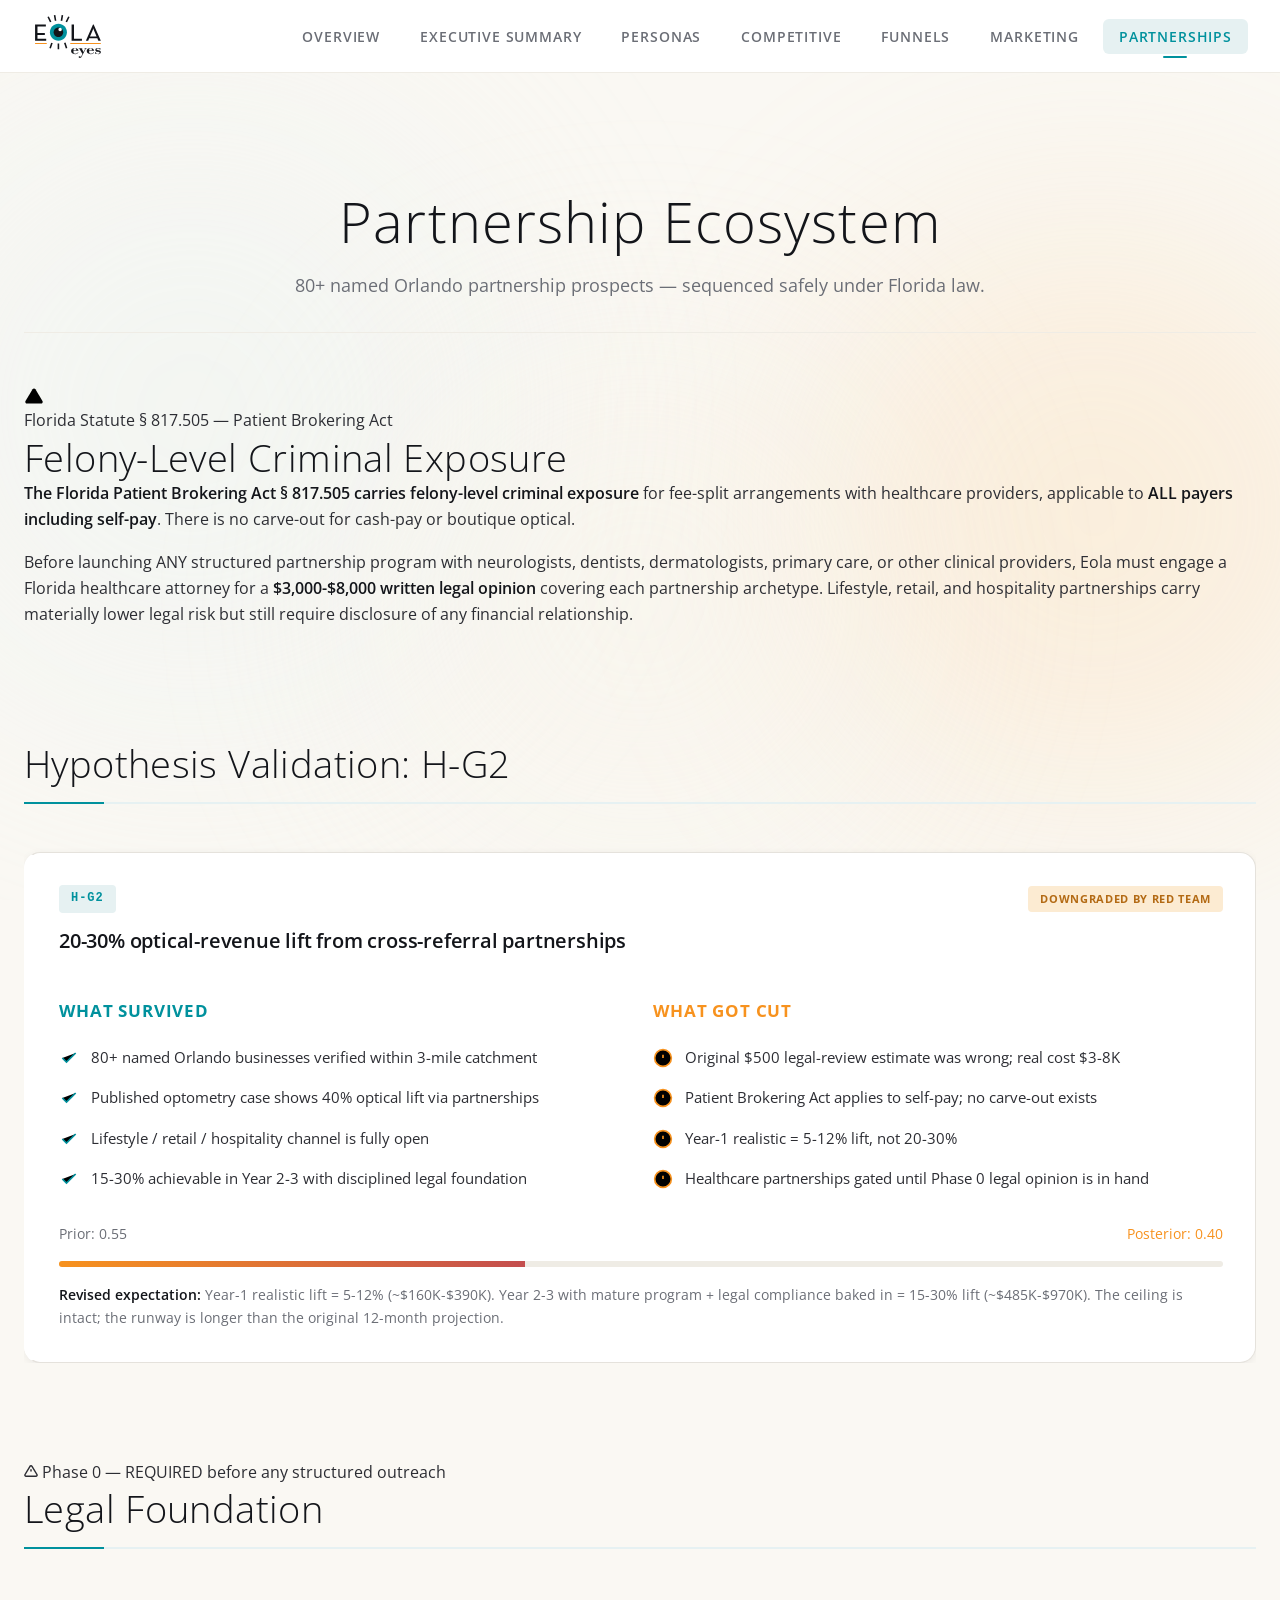
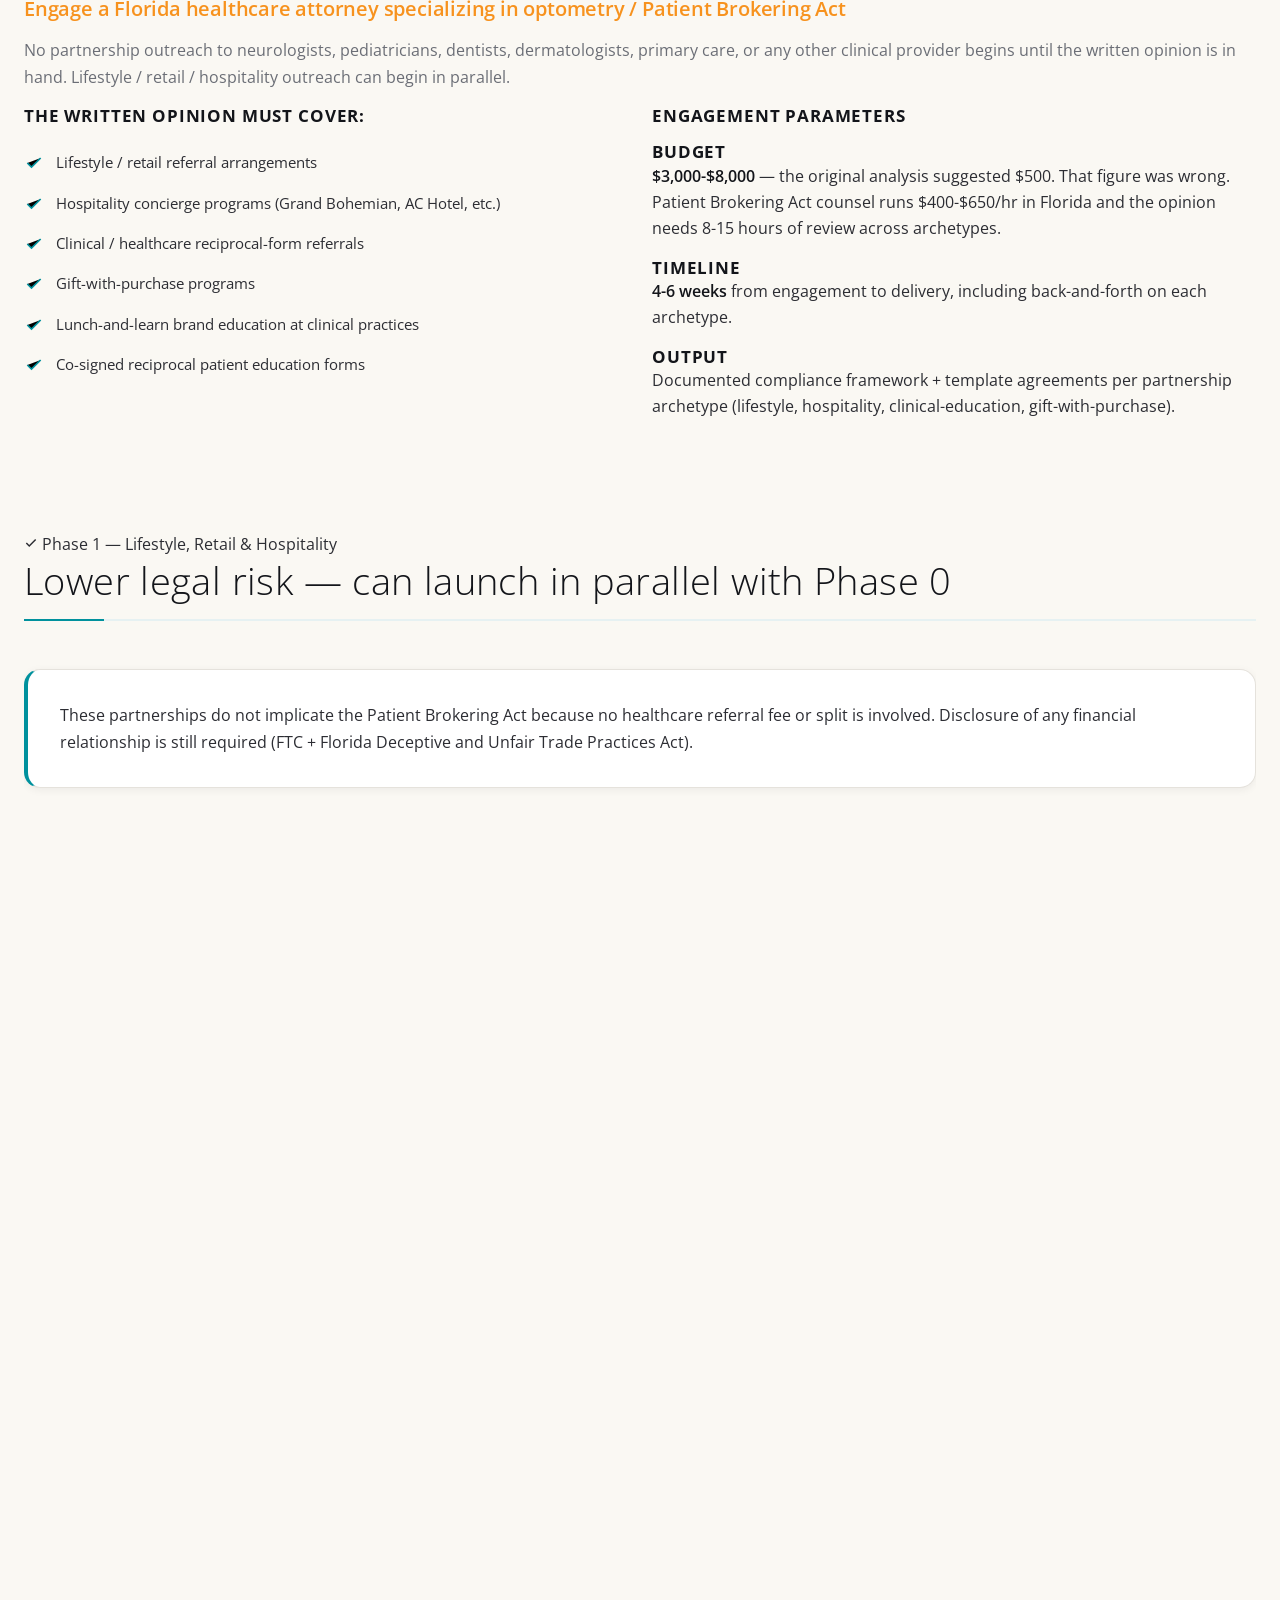
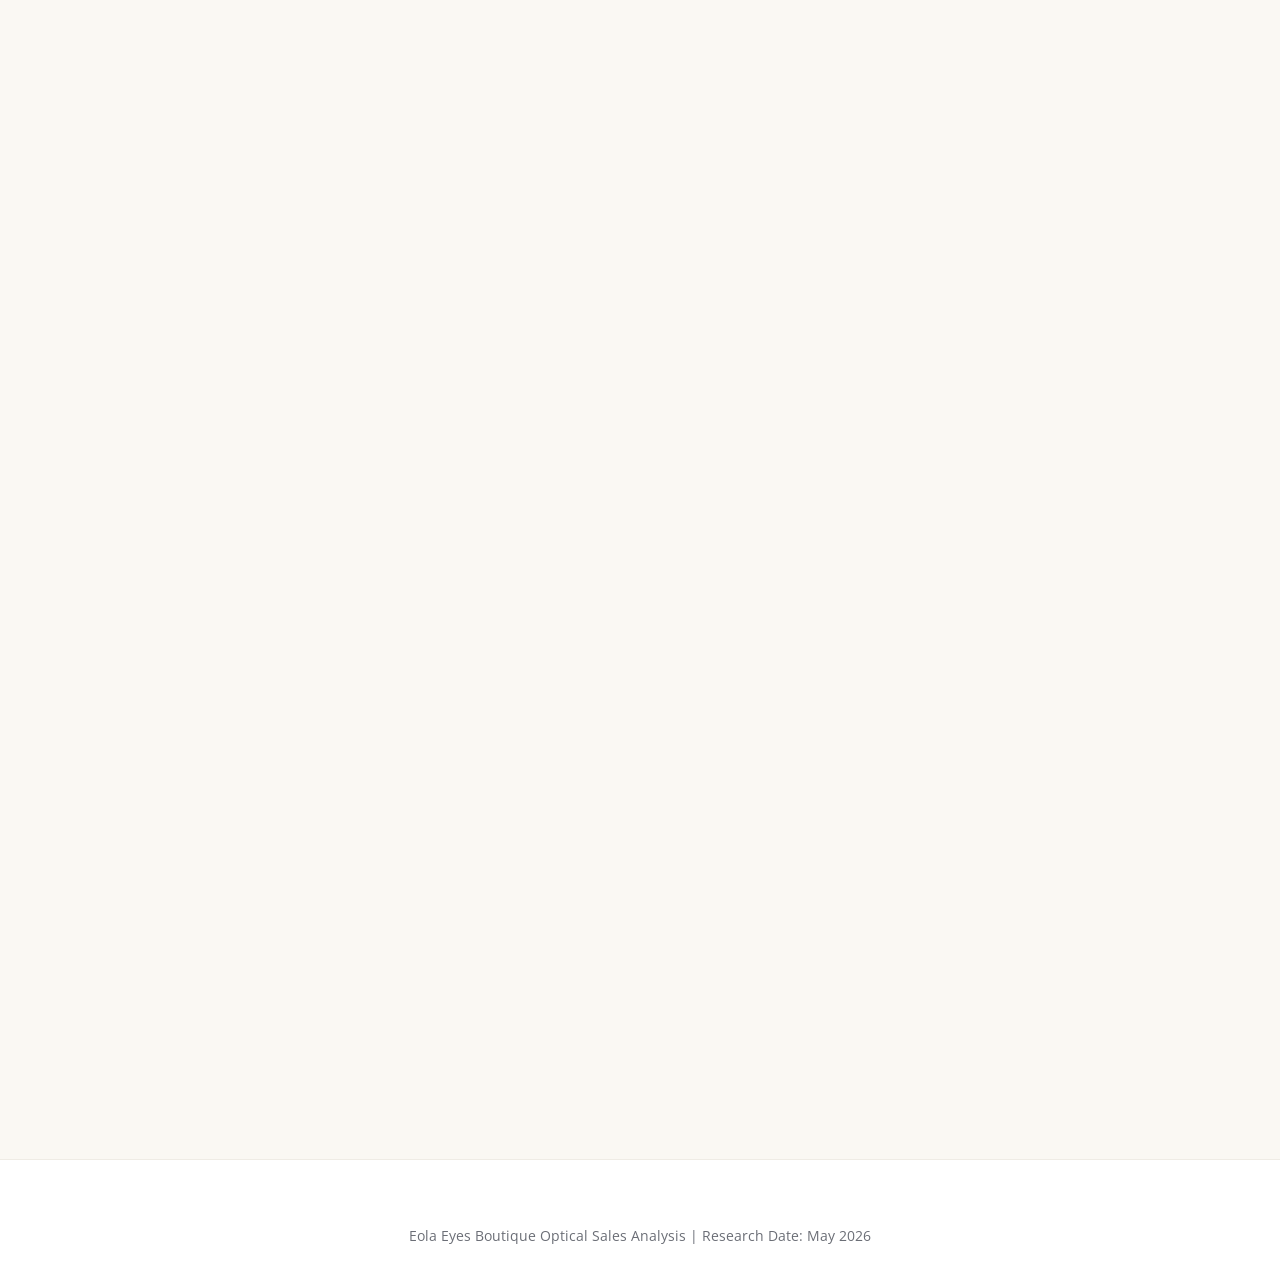
<file: partnerships.html>
<!DOCTYPE html>
<html lang="en">
<head>
  <meta charset="UTF-8">
  <meta name="viewport" content="width=device-width, initial-scale=1.0">
  <meta name="theme-color" content="#00919D">
  <title>Partnership Ecosystem | Eola Eyes</title>
  <meta name="description" content="80+ named Orlando partnership prospects for Eola Eyes — sequenced safely under Florida law (Patient Brokering Act § 817.505).">

  <link rel="preconnect" href="https://fonts.googleapis.com">
  <link rel="preconnect" href="https://fonts.gstatic.com" crossorigin>

    <style>
    :root {
      --eola-paper: #FFFFFF;
      --eola-paper-warm: #FAF8F3;
      --eola-ink: #13151A;
      --eola-teal: #00919D;
      --eola-orange: #F7921E;
    }
    body {
      margin: 0;
      font-family: 'Open Sans', -apple-system, BlinkMacSystemFont, 'Segoe UI', Roboto, sans-serif;
      background: var(--eola-paper-warm);
      color: var(--eola-ink);
      -webkit-font-smoothing: antialiased;
    }
    .aurora-bg { position: fixed; inset: 0; overflow: hidden; z-index: -1; background: var(--eola-paper-warm); pointer-events: none; }
    .hero { min-height: 70vh; display: flex; align-items: center; justify-content: center; padding: 6rem 1rem 4rem; text-align: center; }
  </style>

  <link href="https://fonts.googleapis.com/css2?family=Open+Sans:wght@300;400;600;700&display=swap" rel="stylesheet">
  <link rel="preload" href="./assets/css/main.css" as="style" onload="this.onload=null;this.rel='stylesheet'">
  <noscript><link rel="stylesheet" href="./assets/css/main.css"></noscript>
  <script defer src="./assets/js/main.js"></script>
</head>
<body>
  <div class="aurora-bg">
    <div class="aurora-blob aurora-blob--indigo"></div>
    <div class="aurora-blob aurora-blob--rose"></div>
    <div class="aurora-blob aurora-blob--teal"></div>
  </div>

  <nav class="nav">
    <div class="nav-container">
      <a href="index.html" class="nav-logo"><img src="./assets/images/EolaEyes_logo.svg" alt="Eola Eyes" class="brand-mark" width="140" height="48"></a>
      <button class="nav-toggle" aria-label="Toggle navigation">
        <svg width="24" height="24" viewBox="0 0 24 24" fill="none" stroke="currentColor" stroke-width="2">
          <line x1="3" y1="6" x2="21" y2="6"/><line x1="3" y1="12" x2="21" y2="12"/><line x1="3" y1="18" x2="21" y2="18"/>
        </svg>
      </button>
      <ul class="nav-links">
        <li><a href="index.html" class="nav-link">Overview</a></li>
        <li><a href="executive-summary.html" class="nav-link">Executive Summary</a></li>
        <li><a href="personas.html" class="nav-link">Personas</a></li>
        <li><a href="competitive.html" class="nav-link">Competitive</a></li>
        <li><a href="funnels.html" class="nav-link">Funnels</a></li>
        <li><a href="marketing.html" class="nav-link">Marketing</a></li>
        <li><a href="partnerships.html" class="nav-link active">Partnerships</a></li>
      </ul>
    </div>
  </nav>

  <main class="main">
    <div class="container">
      <header class="page-header" data-reveal>
        <h1>Partnership Ecosystem</h1>
        <p>80+ named Orlando partnership prospects — sequenced safely under Florida law.</p>
      </header>

      <!-- LEGAL CALLOUT — most prominent element on the page -->
      <section class="section" data-reveal>
        <div class="legal-callout">
          <div class="legal-callout__header">
            <div class="legal-callout__icon">
              <svg viewBox="0 0 24 24">
                <path d="M10.29 3.86L1.82 18a2 2 0 0 0 1.71 3h16.94a2 2 0 0 0 1.71-3L13.71 3.86a2 2 0 0 0-3.42 0z"/>
                <line x1="12" y1="9" x2="12" y2="13"/>
                <line x1="12" y1="17" x2="12.01" y2="17"/>
              </svg>
            </div>
            <div>
              <span class="legal-callout__statute">Florida Statute § 817.505 — Patient Brokering Act</span>
              <h2 class="legal-callout__title">Felony-Level Criminal Exposure</h2>
            </div>
          </div>
          <p class="legal-callout__body">
            <strong>The Florida Patient Brokering Act § 817.505 carries felony-level criminal exposure</strong> for fee-split arrangements with healthcare providers, applicable to <strong>ALL payers including self-pay</strong>. There is no carve-out for cash-pay or boutique optical.
          </p>
          <p class="legal-callout__body" style="margin-top: 1rem;">
            Before launching ANY structured partnership program with neurologists, dentists, dermatologists, primary care, or other clinical providers, Eola must engage a Florida healthcare attorney for a <strong>$3,000-$8,000 written legal opinion</strong> covering each partnership archetype. Lifestyle, retail, and hospitality partnerships carry materially lower legal risk but still require disclosure of any financial relationship.
          </p>
        </div>
      </section>

      <!-- Hypothesis Validation -->
      <section class="section" data-reveal>
        <h2 class="section-title">Hypothesis Validation: H-G2</h2>
        <div class="glass-card hypothesis-card">
          <div class="hypothesis-header">
            <span class="hypothesis-id">H-G2</span>
            <span class="hypothesis-status status-testing">Downgraded by Red Team</span>
          </div>
          <h4 class="mb-4">20-30% optical-revenue lift from cross-referral partnerships</h4>

          <div class="grid-2 mt-8">
            <div>
              <h5 class="text-success mb-4">What survived</h5>
              <ul class="feature-list">
                <li>
                  <svg viewBox="0 0 24 24"><polyline points="20 6 9 17 4 12"/></svg>
                  80+ named Orlando businesses verified within 3-mile catchment
                </li>
                <li>
                  <svg viewBox="0 0 24 24"><polyline points="20 6 9 17 4 12"/></svg>
                  Published optometry case shows 40% optical lift via partnerships
                </li>
                <li>
                  <svg viewBox="0 0 24 24"><polyline points="20 6 9 17 4 12"/></svg>
                  Lifestyle / retail / hospitality channel is fully open
                </li>
                <li>
                  <svg viewBox="0 0 24 24"><polyline points="20 6 9 17 4 12"/></svg>
                  15-30% achievable in Year 2-3 with disciplined legal foundation
                </li>
              </ul>
            </div>
            <div>
              <h5 class="text-warning mb-4">What got cut</h5>
              <ul class="feature-list">
                <li>
                  <svg viewBox="0 0 24 24" style="stroke: var(--color-amber);"><circle cx="12" cy="12" r="10"/><line x1="12" y1="8" x2="12" y2="12"/><line x1="12" y1="16" x2="12.01" y2="16"/></svg>
                  Original $500 legal-review estimate was wrong; real cost $3-8K
                </li>
                <li>
                  <svg viewBox="0 0 24 24" style="stroke: var(--color-amber);"><circle cx="12" cy="12" r="10"/><line x1="12" y1="8" x2="12" y2="12"/><line x1="12" y1="16" x2="12.01" y2="16"/></svg>
                  Patient Brokering Act applies to self-pay; no carve-out exists
                </li>
                <li>
                  <svg viewBox="0 0 24 24" style="stroke: var(--color-amber);"><circle cx="12" cy="12" r="10"/><line x1="12" y1="8" x2="12" y2="12"/><line x1="12" y1="16" x2="12.01" y2="16"/></svg>
                  Year-1 realistic = 5-12% lift, not 20-30%
                </li>
                <li>
                  <svg viewBox="0 0 24 24" style="stroke: var(--color-amber);"><circle cx="12" cy="12" r="10"/><line x1="12" y1="8" x2="12" y2="12"/><line x1="12" y1="16" x2="12.01" y2="16"/></svg>
                  Healthcare partnerships gated until Phase 0 legal opinion is in hand
                </li>
              </ul>
            </div>
          </div>

          <div style="display: flex; justify-content: space-between; font-size: 0.875rem; color: var(--color-slate-400); margin-top: 1.5rem;">
            <span>Prior: 0.55</span>
            <span class="text-warning">Posterior: 0.40</span>
          </div>
          <div class="probability-bar">
            <div class="probability-fill" style="width: 40%; background: linear-gradient(90deg, var(--color-amber), var(--color-rose));"></div>
          </div>
          <p class="text-sm text-muted mt-4 mb-0">
            <strong>Revised expectation:</strong> Year-1 realistic lift = 5-12% (~$160K-$390K). Year 2-3 with mature program + legal compliance baked in = 15-30% lift (~$485K-$970K). The ceiling is intact; the runway is longer than the original 12-month projection.
          </p>
        </div>
      </section>

      <!-- PHASE 0 — LEGAL FOUNDATION -->
      <section class="section" data-reveal>
        <span class="phase-marker phase-marker--zero">
          <svg width="14" height="14" viewBox="0 0 24 24" fill="none" stroke="currentColor" stroke-width="2.5"><path d="M10.29 3.86L1.82 18a2 2 0 0 0 1.71 3h16.94a2 2 0 0 0 1.71-3L13.71 3.86a2 2 0 0 0-3.42 0z"/><line x1="12" y1="9" x2="12" y2="13"/><line x1="12" y1="17" x2="12.01" y2="17"/></svg>
          Phase 0 — REQUIRED before any structured outreach
        </span>
        <h2 class="section-title" style="margin-top: 0;">Legal Foundation</h2>
        <div class="phase-zero-card">
          <h4 class="mb-4" style="color: var(--color-amber);">Engage a Florida healthcare attorney specializing in optometry / Patient Brokering Act</h4>
          <p class="text-muted mb-4">No partnership outreach to neurologists, pediatricians, dentists, dermatologists, primary care, or any other clinical provider begins until the written opinion is in hand. Lifestyle / retail / hospitality outreach can begin in parallel.</p>

          <div class="grid-2 mt-4">
            <div>
              <h5 class="mb-4" style="color: #13151A;">The written opinion must cover:</h5>
              <ul class="feature-list">
                <li><svg viewBox="0 0 24 24"><polyline points="20 6 9 17 4 12"/></svg> Lifestyle / retail referral arrangements</li>
                <li><svg viewBox="0 0 24 24"><polyline points="20 6 9 17 4 12"/></svg> Hospitality concierge programs (Grand Bohemian, AC Hotel, etc.)</li>
                <li><svg viewBox="0 0 24 24"><polyline points="20 6 9 17 4 12"/></svg> Clinical / healthcare reciprocal-form referrals</li>
                <li><svg viewBox="0 0 24 24"><polyline points="20 6 9 17 4 12"/></svg> Gift-with-purchase programs</li>
                <li><svg viewBox="0 0 24 24"><polyline points="20 6 9 17 4 12"/></svg> Lunch-and-learn brand education at clinical practices</li>
                <li><svg viewBox="0 0 24 24"><polyline points="20 6 9 17 4 12"/></svg> Co-signed reciprocal patient education forms</li>
              </ul>
            </div>
            <div>
              <h5 class="mb-4" style="color: #13151A;">Engagement parameters</h5>
              <div class="kpi-grid" style="grid-template-columns: 1fr;">
                <div class="kpi-tile">
                  <h5>Budget</h5>
                  <p><strong>$3,000-$8,000</strong> &mdash; the original analysis suggested $500. That figure was wrong. Patient Brokering Act counsel runs $400-$650/hr in Florida and the opinion needs 8-15 hours of review across archetypes.</p>
                </div>
                <div class="kpi-tile">
                  <h5>Timeline</h5>
                  <p><strong>4-6 weeks</strong> from engagement to delivery, including back-and-forth on each archetype.</p>
                </div>
                <div class="kpi-tile">
                  <h5>Output</h5>
                  <p>Documented compliance framework + template agreements per partnership archetype (lifestyle, hospitality, clinical-education, gift-with-purchase).</p>
                </div>
              </div>
            </div>
          </div>
        </div>
      </section>

      <!-- PHASE 1 — LIFESTYLE / RETAIL / HOSPITALITY -->
      <section class="section" data-reveal>
        <span class="phase-marker phase-marker--one">
          <svg width="14" height="14" viewBox="0 0 24 24" fill="none" stroke="currentColor" stroke-width="2.5"><polyline points="20 6 9 17 4 12"/></svg>
          Phase 1 — Lifestyle, Retail &amp; Hospitality
        </span>
        <h2 class="section-title" style="margin-top: 0;">Lower legal risk &mdash; can launch in parallel with Phase 0</h2>
        <div class="glass-card" style="border-left: 4px solid var(--color-teal); margin-bottom: 2rem;">
          <p class="mb-0" style="color: #2C2D33;">
            These partnerships do not implicate the Patient Brokering Act because no healthcare referral fee or split is involved. Disclosure of any financial relationship is still required (FTC + Florida Deceptive and Unfair Trade Practices Act).
          </p>
        </div>
      </section>

      <!-- ADJACENT LUXURY / WELLNESS -->
      <section class="section" data-reveal>
        <h2 class="section-title">Adjacent Luxury &amp; Wellness Partners</h2>
        <p class="text-muted mb-4" style="max-width: 800px;">Cash-pay aesthetic-conscious clientele = highest customer-overlap fidelity. Six categories, 40+ named Orlando businesses verified.</p>
        <div class="grid-3">

          <div class="glass-card">
            <h4 class="mb-4">Medspas / Aesthetic Clinics</h4>
            <ul class="partner-list">
              <li><span class="partner-name">Winter Park Skin Luxury Med Spa</span><span class="partner-meta">1600 Lee Rd &middot; influencer / public-figure clientele</span></li>
              <li><span class="partner-name">SkinCeuticals SkinLab Winter Park</span><span class="partner-meta">Winter Park Village &middot; dermatologist-led</span></li>
              <li><span class="partner-name">Aesthetic District Med Spa</span><span class="partner-meta">Winter Park + Lake Nona</span></li>
              <li><span class="partner-name">Orlando Skin Solutions</span><span class="partner-meta">Park Ave &middot; Best Med Spa Winter Park '22 + '23</span></li>
              <li><span class="partner-name">Artistik Beauty</span><span class="partner-meta">Winter Park &middot; top-rated boutique</span></li>
              <li><span class="partner-name">Couture Med Spa</span><span class="partner-meta">Winter Park location</span></li>
              <li><span class="partner-name">Revive Skincare Clinic</span><span class="partner-meta">Winter Park</span></li>
              <li><span class="partner-name">Luxe MedSpa Aesthetics</span><span class="partner-meta">Orlando</span></li>
              <li><span class="partner-name">The Aesthetics Lounge &amp; Spa</span><span class="partner-meta">Winter Park</span></li>
            </ul>
          </div>

          <div class="glass-card">
            <h4 class="mb-4">Cosmetic Dermatology</h4>
            <ul class="partner-list">
              <li><span class="partner-name">Oasis Dermatology</span><span class="partner-meta">2304 Aloma Ave &middot; founder transferred from Soho NYC</span></li>
              <li><span class="partner-name">Knight Dermatology</span><span class="partner-meta">Winter Park &middot; lasers + fillers</span></li>
              <li><span class="partner-name">Mid Florida Dermatology &amp; Plastic Surgery</span><span class="partner-meta">Winter Park East / Benmore</span></li>
              <li><span class="partner-name">Advanced Dermatology</span><span class="partner-meta">1801 Lee Rd, Winter Park</span></li>
              <li><span class="partner-name">The Dermatology Group</span><span class="partner-meta">Winter Park + Orlando</span></li>
            </ul>
          </div>

          <div class="glass-card">
            <h4 class="mb-4">Plastic Surgery / Facial Aesthetic</h4>
            <ul class="partner-list">
              <li><span class="partner-name">Park Avenue Plastic Surgery &amp; Spa</span><span class="partner-meta">Dr. Brian P. Joseph &middot; Park Ave foot traffic</span></li>
              <li><span class="partner-name">Primera Plastic Surgery</span><span class="partner-meta">Winter Park &middot; Tuscan-style flagship</span></li>
              <li><span class="partner-name">Dr. Saigal</span><span class="partner-meta">Orlando + Winter Park &middot; facial plastic</span></li>
              <li><span class="partner-name">Clark Institute for Aesthetics</span><span class="partner-meta">Orlando &middot; refined natural outcomes</span></li>
              <li><span class="partner-name">Goldfingers Aesthetics</span><span class="partner-meta">Winter Park</span></li>
              <li><span class="partner-name">Dr. Scott Rotatori</span><span class="partner-meta">Winter Park &middot; near Park Ave</span></li>
              <li><span class="partner-name">Vado Plastic Surgery</span><span class="partner-meta">Orlando &middot; boutique practice</span></li>
            </ul>
          </div>

          <div class="glass-card">
            <h4 class="mb-4">Pilates / Barre / Boutique Fitness</h4>
            <ul class="partner-list">
              <li><span class="partner-name">Winter Park Pilates</span><span class="partner-meta">Classical Pilates &middot; 15+ years owner-operator</span></li>
              <li><span class="partner-name">MatWorkz Pilates &amp; Gyrotonic</span><span class="partner-meta">Winter Park &middot; niche / premium</span></li>
              <li><span class="partner-name">Pilates Mod Bod Studio</span><span class="partner-meta">Fairbanks Ave &middot; private instruction</span></li>
              <li><span class="partner-name">JETSET Pilates Winter Park</span><span class="partner-meta">High-end reformer</span></li>
              <li><span class="partner-name">barre3 Winter Park</span><span class="partner-meta">Boutique barre</span></li>
              <li><span class="partner-name">Mills 50 Fitness</span><span class="partner-meta">Mills 50 &middot; hyper-local PT studio</span></li>
            </ul>
          </div>

          <div class="glass-card">
            <h4 class="mb-4">Acupuncture / Wellness</h4>
            <ul class="partner-list">
              <li><span class="partner-name">Functional Wellness Acupuncture</span><span class="partner-meta">Orlando + Winter Park &middot; 20-yr established</span></li>
              <li><span class="partner-name">Orlando Acupuncture</span><span class="partner-meta">Dr. Barnett &middot; chronic pain (Neurolens overlap)</span></li>
              <li><span class="partner-name">Acupuncture of Orlando</span><span class="partner-meta">Dr. Zakia Chang &middot; doctorate-level</span></li>
              <li><span class="partner-name">Rose Healthcare Centre</span><span class="partner-meta">Chiropractic + acupuncture</span></li>
              <li><span class="partner-name">East Wind Therapies</span><span class="partner-meta">Winter Park</span></li>
            </ul>
          </div>

          <div class="glass-card">
            <h4 class="mb-4">Premium Salons / Barbershops</h4>
            <ul class="partner-list">
              <li><span class="partner-name">Vamphair</span><span class="partner-meta">Thornton Park &middot; walking distance to Eola</span></li>
              <li><span class="partner-name">Shaveshop</span><span class="partner-meta">828 Washington St &middot; men's grooming demo</span></li>
              <li><span class="partner-name">Mosaic Hair Studio</span><span class="partner-meta">Thornton Park location</span></li>
              <li><span class="partner-name">Classic Man Cuts</span><span class="partner-meta">College Park &middot; old-school refined</span></li>
              <li><span class="partner-name">Clean &amp; Classy Barbershop</span><span class="partner-meta">Thornton Park &middot; veteran-owned</span></li>
              <li><span class="partner-name">Liberty Barber Shop</span><span class="partner-meta">Thornton Park &middot; neighborhood</span></li>
            </ul>
          </div>

        </div>
      </section>

      <!-- LIFESTYLE / RETAIL -->
      <section class="section" data-reveal>
        <h2 class="section-title">Lifestyle &amp; Retail Partners</h2>
        <p class="text-muted mb-4" style="max-width: 800px;">Independent retailers whose customers already buy curated experience over volume. Lorelei Wine Bar = Q2 trunk-show priority.</p>

        <div class="grid-3">

          <div class="glass-card">
            <h4 class="mb-4">Boutique Fashion</h4>
            <ul class="partner-list">
              <li><span class="partner-name">Tuni Boutique</span><span class="partner-meta">Park Ave &middot; mother-daughter, personal styling</span></li>
              <li><span class="partner-name">Monkee's of Winter Park</span><span class="partner-meta">Park Ave &middot; high-end footwear + accessories</span></li>
              <li><span class="partner-name">Leonard 5th Avenue</span><span class="partner-meta">Park Ave &middot; men's + women's</span></li>
              <li><span class="partner-name">JMcLaughlin</span><span class="partner-meta">Winter Park &middot; classic American sportswear</span></li>
              <li><span class="partner-name">John Craig Clothier</span><span class="partner-meta">Winter Park &middot; upscale menswear</span></li>
              <li><span class="partner-name">Sultre Boutique</span><span class="partner-meta">Winter Park &middot; independent</span></li>
              <li><span class="partner-name">Charyli Stores</span><span class="partner-meta">Winter Park &middot; trendy women's boutique</span></li>
              <li><span class="partner-name">The House on Lang</span><span class="partner-meta">Mills 50 / Ivanhoe &middot; walking distance</span></li>
              <li><span class="partner-name">Freehand Goods</span><span class="partner-meta">East End Market &middot; artisanal apparel</span></li>
              <li><span class="partner-name">The Owl's Attic</span><span class="partner-meta">East End Market &middot; vintage</span></li>
            </ul>
          </div>

          <div class="glass-card">
            <h4 class="mb-4">Independent Jewelry / Watches</h4>
            <ul class="partner-list">
              <li><span class="partner-name">Orlando Watch Company</span><span class="partner-meta">329 N Park Ave &middot; Rolex / Patek / Cartier authorized</span></li>
              <li><span class="partner-name">Simmons Jewelers</span><span class="partner-meta">306 S Park Ave &middot; original Park Ave watch repair</span></li>
              <li><span class="partner-name">Majestic Jewelers</span><span class="partner-meta">Winter Park &middot; family-owned since 1986</span></li>
            </ul>
            <p class="text-sm text-muted mt-4" style="font-style: italic;">"Watch buyer = frame buyer." Highest aesthetic + investment-piece overlap.</p>
          </div>

          <div class="glass-card">
            <h4 class="mb-4">Specialty Coffee Roasters</h4>
            <ul class="partner-list">
              <li><span class="partner-name">Lineage Coffee Roasting</span><span class="partner-meta">Mills 50 + East End + UCF &middot; walking distance</span></li>
              <li><span class="partner-name">Foxtail Coffee Co.</span><span class="partner-meta">Multi-location &middot; born/brewed Winter Park 2016</span></li>
              <li><span class="partner-name">Vespr Coffee Bar</span><span class="partner-meta">Waterford Lakes &middot; single-origin</span></li>
              <li><span class="partner-name">Qreate Coffee</span><span class="partner-meta">Mills 50 &middot; photography studio + espresso</span></li>
            </ul>
          </div>

          <div class="glass-card" style="border-left: 4px solid var(--color-teal);">
            <h4 class="mb-4">Wine Bars + Natural Wine</h4>
            <ul class="partner-list">
              <li><span class="partner-name">Lorelei Wine Bar</span><span class="partner-meta"><strong style="color: #2dd4bf;">PRIORITY &middot; Q2 trunk-show partner</strong> &middot; 737 N Thornton Ave, Mills 50 &middot; walking distance</span></li>
              <li><span class="partner-name">Quicksand</span><span class="partner-meta">Mills 50 &middot; natural wine, Heather LaVine</span></li>
              <li><span class="partner-name">Eola Wine Company</span><span class="partner-meta">Thornton Park &middot; Eola-as-name overlap is a marketing gift</span></li>
              <li><span class="partner-name">Pharmacy</span><span class="partner-meta">Thornton Park &middot; craft cocktails</span></li>
              <li><span class="partner-name">The Courtesy Bar</span><span class="partner-meta">Thornton Park &middot; "Best Old-Fashioned"</span></li>
            </ul>
          </div>

          <div class="glass-card">
            <h4 class="mb-4">Bookstores</h4>
            <ul class="partner-list">
              <li><span class="partner-name">Writer's Block Bookstore</span><span class="partner-meta">Park Ave &middot; PW 2024 Bookstore-of-the-Year finalist</span></li>
              <li><span class="partner-name">Authentic Books</span><span class="partner-meta">Ivanhoe Village &middot; walkable from Eola</span></li>
              <li><span class="partner-name">The New Romantics</span><span class="partner-meta">Audubon Park &middot; romance + author signings</span></li>
              <li><span class="partner-name">Park Ave CDs</span><span class="partner-meta">Audubon Park &middot; indie record shop institution</span></li>
              <li><span class="partner-name">Porch Therapy</span><span class="partner-meta">East End Market &middot; plant boutique (IG-friendly)</span></li>
            </ul>
          </div>

          <div class="glass-card">
            <h4 class="mb-4">Art Galleries</h4>
            <ul class="partner-list">
              <li><span class="partner-name">CityArts</span><span class="partner-meta">Downtown Orlando &middot; rotating exhibits</span></li>
              <li><span class="partner-name">Snap! Orlando</span><span class="partner-meta">Photography-focused</span></li>
              <li><span class="partner-name">Faith Arts Village Orlando (FAVO)</span><span class="partner-meta">Artist collective &middot; first-Friday events</span></li>
              <li><span class="partner-name">Mennello Museum of American Art</span><span class="partner-meta">900 E Princeton St, Loch Haven</span></li>
              <li><span class="partner-name">Orlando Museum of Art</span><span class="partner-meta">Loch Haven &middot; corporate sponsorship tier</span></li>
            </ul>
          </div>

        </div>
      </section>

      <!-- HOSPITALITY -->
      <section class="section" data-reveal>
        <h2 class="section-title">Hospitality Concierge Partners</h2>
        <p class="text-muted mb-4" style="max-width: 800px;">Downtown Orlando hosts ~70M+ visitor trips/year. A traveler with a frame emergency is a high-conversion walk-in IF the concierge knows where to send them. Branded bi-fold cards + 90-day in-person check-ins.</p>
        <div class="grid-2">
          <div class="glass-card" style="border-left: 4px solid var(--color-teal);">
            <h4 class="mb-4">Priority hotel</h4>
            <ul class="partner-list">
              <li><span class="partner-name">Grand Bohemian Orlando, Autograph Collection</span><span class="partner-meta"><strong style="color: #2dd4bf;">2026 lead partnership</strong> &middot; downtown luxury, dedicated concierge, 11-min walk to Lake Eola</span></li>
            </ul>
          </div>
          <div class="glass-card">
            <h4 class="mb-4">Secondary hotels</h4>
            <ul class="partner-list">
              <li><span class="partner-name">AC Hotel by Marriott Orlando Downtown</span><span class="partner-meta">Marriott boutique brand &middot; downtown adjacency</span></li>
              <li><span class="partner-name">Hyatt Regency Orlando</span><span class="partner-meta">Major convention hotel</span></li>
              <li><span class="partner-name">Westin Orlando Downtown</span><span class="partner-meta">Business-traveler primary</span></li>
              <li><span class="partner-name">Aloft Orlando Downtown</span><span class="partner-meta">Boutique chain &middot; walking distance</span></li>
              <li><span class="partner-name">Lake Eola Heights Bed &amp; Breakfast</span><span class="partner-meta">Independent neighborhood B&amp;B &middot; best concierge fit</span></li>
            </ul>
            <p class="text-sm text-muted mt-4" style="font-style: italic;">Plus 30-50 high-end Lake Eola Heights / Thornton Park Airbnb hosts (welcome packets).</p>
          </div>
        </div>
      </section>

      <!-- PHASE 2 — CLINICAL/HEALTHCARE -->
      <section class="section" data-reveal>
        <span class="phase-marker phase-marker--two">
          <svg width="14" height="14" viewBox="0 0 24 24" fill="none" stroke="currentColor" stroke-width="2.5"><path d="M12 8v4l3 3"/><circle cx="12" cy="12" r="10"/></svg>
          Phase 2 — POST Phase 0 Legal Opinion ONLY
        </span>
        <h2 class="section-title" style="margin-top: 0;">Clinical / Healthcare Referral Partners</h2>
        <div class="glass-card" style="border-left: 4px solid var(--color-amber); margin-bottom: 2rem;">
          <p class="mb-3" style="color: #13151A; font-size: 1.05rem;">
            <strong style="color: var(--color-amber);">Education-and-reciprocal-form model ONLY. NO fee splits, NO per-referral payments, NO gift cards as referral incentive.</strong>
          </p>
          <p class="mb-0" style="color: #2C2D33;">
            All clinical-partner outreach uses the lunch-and-learn + reciprocal-patient-education-form structure documented in the Phase 0 attorney opinion. Anti-Kickback Statute, Stark Law, and Florida Patient Brokering Act § 817.505 all apply.
          </p>
        </div>

        <div class="grid-2">

          <div class="glass-card">
            <h4 class="mb-4">Neurologists / Headache Specialists</h4>
            <p class="text-sm text-muted mb-4">Pipeline: Neurolens (prism alignment for migraine) + Avulux (photophobia filter).</p>
            <ul class="partner-list">
              <li><span class="partner-name">Migraine &amp; Headache Center of Florida</span><span class="partner-meta">Altamonte Springs &middot; Dr. Bernadette Nazario-Lopez &middot; Botox / nerve-block patients</span></li>
              <li><span class="partner-name">Orlando Health Neuroscience &mdash; Headache &amp; Facial Pain Clinic</span><span class="partner-meta">Multidisciplinary &middot; Dr. Daniel Nohra Revilla</span></li>
              <li><span class="partner-name">Dr. Brett Thomas, Migraine Treatment</span><span class="partner-meta">Orlando &middot; pain specialist</span></li>
              <li><span class="partner-name">Dr. Rekha Gandhi, Neurovations Clinic</span><span class="partner-meta">Winter Park &middot; 19 yrs &middot; pediatric migraine</span></li>
              <li><span class="partner-name">Florida Neurological Center &mdash; Headache Disorder Center</span><span class="partner-meta">Dedicated headache clinic</span></li>
            </ul>
          </div>

          <div class="glass-card">
            <h4 class="mb-4">Pediatricians / Pediatric Eye Care</h4>
            <p class="text-sm text-muted mb-4">Pipeline: Stellest myopia management (FDA-authorized September 2025).</p>
            <ul class="partner-list">
              <li><span class="partner-name">Eye Physicians of Central Florida &mdash; Pediatric Ophthalmology</span><span class="partner-meta">Refers OUT for optometric myopia management</span></li>
              <li><span class="partner-name">EYE Invision &mdash; Dr. Anh Do</span><span class="partner-meta">Pediatric eye care + Ortho-K &middot; info-swap, not competition</span></li>
              <li><span class="partner-name">You &amp; Eyes &mdash; Dr. Lena Phu</span><span class="partner-meta">Neuro-developmental pediatric optometry</span></li>
              <li><span class="partner-name">Club Pediatrics</span><span class="partner-meta">Orlando &middot; concierge boutique pediatrics</span></li>
            </ul>
          </div>

          <div class="glass-card">
            <h4 class="mb-4">Cosmetic Dentists</h4>
            <p class="text-sm text-muted mb-4">Premium cash-pay cosmetic dental customer = same demographic as Eola. Lifestyle-path partnership (NOT fee-split).</p>
            <ul class="partner-list">
              <li><span class="partner-name">Park Smiles Dentistry</span><span class="partner-meta">Winter Park &middot; "Best Dentist Winter Park" 10 yrs &middot; ~100-yr practice</span></li>
              <li><span class="partner-name">Artistic Smile of Orlando</span><span class="partner-meta">Winter Park &middot; Invisalign + veneers</span></li>
              <li><span class="partner-name">The Smile Home Dental Clinic</span><span class="partner-meta">Orlando + Winter Park &middot; veneers / implants</span></li>
              <li><span class="partner-name">Hillcrest Dental</span><span class="partner-meta">Winter Park &middot; Invisalign-focused</span></li>
              <li><span class="partner-name">Dynamic Smile Design</span><span class="partner-meta">Orlando + Lake Nona + Winter Park</span></li>
              <li><span class="partner-name">Smile Center of Orlando</span><span class="partner-meta">Winter Park &middot; cosmetic dentistry</span></li>
              <li><span class="partner-name">Winter Park Dental</span><span class="partner-meta">Veneers focus</span></li>
            </ul>
          </div>

          <div class="glass-card">
            <h4 class="mb-4">Cosmetic Dermatologists</h4>
            <p class="text-sm text-muted mb-4">Frame styling for post-procedure clients. See Adjacent Luxury / Wellness section for the full named list.</p>
            <ul class="partner-list">
              <li><span class="partner-name">Oasis Dermatology</span><span class="partner-meta">2304 Aloma Ave &middot; SoHo NYC sensibility</span></li>
              <li><span class="partner-name">Knight Dermatology</span><span class="partner-meta">Winter Park &middot; cosmetic + medical</span></li>
              <li><span class="partner-name">Mid Florida Dermatology &amp; Plastic Surgery</span><span class="partner-meta">Winter Park East / Benmore</span></li>
            </ul>
          </div>

          <div class="glass-card" style="grid-column: span 2;">
            <h4 class="mb-4">Concierge Primary Care / Direct Primary Care</h4>
            <p class="text-sm text-muted mb-4">Highest cash-pay alignment. Patient demo overlaps directly with Eola's frame customer.</p>
            <div class="grid-3">
              <ul class="partner-list">
                <li><span class="partner-name">Orlando Concierge Medicine</span><span class="partner-meta">Downtown &middot; same neighborhood as Eola</span></li>
                <li><span class="partner-name">Advanced Wellness MD</span><span class="partner-meta">Concierge &middot; unlimited in-person + virtual</span></li>
              </ul>
              <ul class="partner-list">
                <li><span class="partner-name">Michael J. D'Ambrose, MD</span><span class="partner-meta">Orlando &middot; 24/7 access, same-day visits</span></li>
                <li><span class="partner-name">APMUC</span><span class="partner-meta">1400 E Robinson &middot; multi-modality</span></li>
              </ul>
              <ul class="partner-list">
                <li><span class="partner-name">Prerna Health</span><span class="partner-meta">Lifestyle-medicine concierge</span></li>
                <li><span class="partner-name">House Concierge MD</span><span class="partner-meta">Greater Orlando &middot; mobile</span></li>
              </ul>
            </div>
          </div>

        </div>
      </section>

      <!-- TOP 5 PROSPECTS -->
      <section class="section" data-reveal>
        <h2 class="section-title">Top 5 Partnership Prospects</h2>
        <p class="text-muted mb-4" style="max-width: 800px;">Sequenced for 2026 launch. Estimated Year-1 revenue impact assumes Phase 0 legal foundation in hand for clinical partners.</p>
        <div class="grid-2">

          <div class="glass-card top5-card">
            <span class="rank">01</span>
            <span class="badge badge-info mb-4">Healthcare &middot; POST Phase 0</span>
            <h4 class="mb-4">Dr. Rekha Gandhi &mdash; Neurovations Clinic</h4>
            <p class="text-sm text-muted mb-2"><strong>Winter Park</strong> &middot; 19 years experience &middot; migraine + pediatric migraine specialty</p>
            <p class="text-sm" style="color: #2C2D33;">Geographically perfect (Winter Park = walking-distance demo). Direct Neurolens/Avulux pipeline. <em>Approach:</em> Dr. Williams personal outreach, lunch-and-learn first.</p>
            <span class="est-revenue">Est. $25-40K Y1</span>
          </div>

          <div class="glass-card top5-card" style="border-left: 4px solid var(--color-teal);">
            <span class="rank">02</span>
            <span class="badge badge-success mb-4">Lifestyle &middot; Phase 1 ready now</span>
            <h4 class="mb-4">Lorelei Wine Bar</h4>
            <p class="text-sm text-muted mb-2"><strong>737 N Thornton Ave, Mills 50</strong> &middot; walking distance &middot; Death-in-the-Afternoon team</p>
            <p class="text-sm" style="color: #2C2D33;">Q2 2026 trunk-show partner ("Sip + See" &mdash; Blake Kuwahara curation, natural wine pour, Eola team styling). <em>Approach:</em> OD-led drop-by.</p>
            <span class="est-revenue">Est. $20-50K Y1</span>
          </div>

          <div class="glass-card top5-card">
            <span class="rank">03</span>
            <span class="badge badge-success mb-4">Lifestyle path &middot; NOT fee-split</span>
            <h4 class="mb-4">Park Smiles Dentistry + Cosmetic Dental Cluster</h4>
            <p class="text-sm text-muted mb-2"><strong>Winter Park</strong> &middot; "Best Dentist Winter Park" 10 yrs &middot; nearly 100-yr practice history</p>
            <p class="text-sm" style="color: #2C2D33;">Premium cash-pay overlap. Cross-card swap, holiday gift baskets, OD-led "frame styling for veneer / Invisalign reveal" content. <em>Approach:</em> Reciprocal card swap (NOT compensation).</p>
            <span class="est-revenue">Est. $30-60K Y1</span>
          </div>

          <div class="glass-card top5-card">
            <span class="rank">04</span>
            <span class="badge badge-info mb-4">Healthcare &middot; POST Phase 0</span>
            <h4 class="mb-4">Migraine &amp; Headache Center of Florida</h4>
            <p class="text-sm text-muted mb-2"><strong>Altamonte Springs / Greater Orlando</strong> &middot; Dr. Nazario-Lopez &middot; nerve-block + Botox patients</p>
            <p class="text-sm" style="color: #2C2D33;">Largest dedicated headache clinic in the area. Multi-modality patient = multi-touchpoint relationship. Direct Neurolens candidates. <em>Approach:</em> OD-to-MD direct outreach, lunch-and-learn, co-signed referral form.</p>
            <span class="est-revenue">Est. $30-60K Y1</span>
          </div>

          <div class="glass-card top5-card" style="grid-column: span 2; border-left: 4px solid var(--color-teal);">
            <span class="rank">05</span>
            <span class="badge badge-success mb-4">Hospitality &middot; Phase 1 ready now</span>
            <h4 class="mb-4">Grand Bohemian Orlando, Autograph Collection</h4>
            <p class="text-sm text-muted mb-2"><strong>Downtown Orlando</strong> &middot; luxury Marriott Autograph &middot; dedicated concierge service &middot; 11-min walk</p>
            <p class="text-sm" style="color: #2C2D33;">Highest-end downtown hotel. Concierge card pilot is low-cost, high-leverage. Hotel guest = often a high-AOV walk-in (forgot frames, urgent business need). <em>Approach:</em> In-person partnerships-lead intro to Concierge Manager, Q1 launch with branded bi-fold card distribution + quarterly thank-you gift.</p>
            <span class="est-revenue">Est. $15-30K Y1, growing</span>
          </div>

        </div>
      </section>

      <!-- PARTNERSHIP MODELS -->
      <section class="section" data-reveal>
        <h2 class="section-title">Partnership Models &mdash; Lawful Structures</h2>
        <div class="grid-2">
          <div class="glass-card" style="border-left: 4px solid var(--color-teal);">
            <h4 class="mb-4">Allowed structures</h4>
            <div class="archetype-strip">
              <div class="archetype-pill"><strong>Lunch-and-Learn</strong> Brand education at clinical practices &middot; no fee &middot; OD-led</div>
              <div class="archetype-pill"><strong>Co-Branded Trunk Show</strong> Joint event &middot; revenue-neutral &middot; each contributes inventory + space</div>
              <div class="archetype-pill"><strong>Reciprocal Education Materials</strong> Patient-facing materials &middot; no fee &middot; mutual</div>
              <div class="archetype-pill"><strong>Gift-with-Styling-Appointment</strong> Eola gives partner product on Eola purchase &middot; no third-party fee</div>
              <div class="archetype-pill"><strong>Cross-Promotional Content</strong> Mutual social mention, blog feature &middot; no fee</div>
              <div class="archetype-pill"><strong>Sponsorship + Advertising</strong> Standard sponsorship contract with cultural / community partners</div>
            </div>
          </div>

          <div class="glass-card" style="border-left: 4px solid var(--color-rose);">
            <h4 class="mb-4">NOT used &mdash; legal risk</h4>
            <div class="legal-not-allowed">
              <p class="mb-2"><strong>Per-referral payment</strong> to any healthcare provider &mdash; violates Florida Patient Brokering Act § 817.505 + federal AKS / Stark.</p>
              <p class="mb-2"><strong>Percentage-split arrangements</strong> on healthcare-referred patients &mdash; same statute.</p>
              <p class="mb-2"><strong>Gift cards as referral incentive</strong> to clinical partners &mdash; treated as remuneration under the Patient Brokering Act.</p>
              <p class="mb-0"><strong>Affiliate commissions on healthcare referrals</strong> &mdash; even with disclosure, prohibited.</p>
            </div>
            <p class="text-sm text-muted mt-4" style="font-style: italic;">Non-healthcare retail affiliate / commission arrangements are acceptable WITH disclosure.</p>
          </div>
        </div>
      </section>

      <!-- OUTREACH PLAYBOOK -->
      <section class="section" data-reveal>
        <h2 class="section-title">Outreach Playbook</h2>
        <div class="grid-2">

          <div class="glass-card">
            <h4 class="mb-4">Template &mdash; Healthcare Partner (post-legal-opinion)</h4>
            <div class="template-block"><span class="subject">Subject: A 20-min lunch + an FDA-authorized myopia option for your pediatric patients</span>Dear Dr. [last name],

I'm Dr. [first OD], one of the optometrists at Eola Eyes (519 N Mills, downtown Orlando). I'm writing because of a clinical update I think your front desk and clinical team would benefit from hearing about.

In September 2025, the FDA authorized Essilor Stellest &mdash; the first eyeglass lens clinically shown to slow myopia progression in children, up to 71% over two years. We're now fitting kids 6-12 with Stellest.

If you'd be open to a 20-minute working lunch, I'd love to bring lunch in for your team and walk you through the lens and the parent-conversation talking points. We can also share a co-signed reciprocal patient education form so you have a structured way to send patients to us when clinically warranted.

Available [3 dates]. Replying or having your scheduler reach out works best.

Warmly,
Dr. [first OD] | Eola Eyes | (407) 447-7739</div>
          </div>

          <div class="glass-card">
            <h4 class="mb-4">Template &mdash; Lifestyle / Retail Partner</h4>
            <div class="template-block"><span class="subject">Subject: Eola Eyes (Mills 50) + [partner business] &mdash; neighbor introduction</span>Hi [first name],

I'm [name], partnerships lead at Eola Eyes. We're the boutique optical practice on 519 N Mills &mdash; three optometrists, frame curation including Blake Kuwahara, Matsuda, Theo, and l.a.Eyeworks, and a 23-year history in Mills 50.

I've been a fan of [partner business] for [specific reason &mdash; be specific, not generic]. The reason I'm reaching out: our customers and yours are the same person &mdash; someone who values curated experience over volume retail.

Open to a 20-minute coffee at Lineage to talk about ways we might cross-introduce? No agenda, just neighborhood-building. Could be as simple as a card swap; could be as rich as a co-branded styling/tasting night down the road.

Best, [name]</div>
          </div>

        </div>

        <div class="grid-3 mt-8">

          <div class="glass-card">
            <h4 class="mb-4">Lunch-and-Learn Structure</h4>
            <ul class="feature-list">
              <li><svg viewBox="0 0 24 24"><polyline points="20 6 9 17 4 12"/></svg> 15 min: Frame story (artisan portfolio, Eola origin)</li>
              <li><svg viewBox="0 0 24 24"><polyline points="20 6 9 17 4 12"/></svg> 15 min: Lens technology (Neurolens, Avulux, Stellest clinical evidence)</li>
              <li><svg viewBox="0 0 24 24"><polyline points="20 6 9 17 4 12"/></svg> 15 min: Q&amp;A + reciprocal-form walkthrough</li>
              <li><svg viewBox="0 0 24 24"><polyline points="20 6 9 17 4 12"/></svg> Total: 45 minutes &middot; lunch provided &middot; OD-led</li>
            </ul>
          </div>

          <div class="glass-card">
            <h4 class="mb-4">Gift Basket Spec</h4>
            <ul class="feature-list">
              <li><svg viewBox="0 0 24 24"><polyline points="20 6 9 17 4 12"/></svg> Eola Eyes branded microfiber cloth (premium packaging)</li>
              <li><svg viewBox="0 0 24 24"><polyline points="20 6 9 17 4 12"/></svg> Lineage Coffee 12oz bag (neighborhood reciprocity)</li>
              <li><svg viewBox="0 0 24 24"><polyline points="20 6 9 17 4 12"/></svg> Handwritten note from an OD</li>
              <li><svg viewBox="0 0 24 24"><polyline points="20 6 9 17 4 12"/></svg> Frame-of-the-week postcard + 5 reciprocal-discount cards</li>
              <li><svg viewBox="0 0 24 24"><polyline points="20 6 9 17 4 12"/></svg> Total cost: <strong>$75-100</strong> per basket</li>
            </ul>
          </div>

          <div class="glass-card">
            <h4 class="mb-4">OD-Led Education Event</h4>
            <ul class="feature-list">
              <li><svg viewBox="0 0 24 24"><polyline points="20 6 9 17 4 12"/></svg> 90-minute format &middot; 12-20 attendees</li>
              <li><svg viewBox="0 0 24 24"><polyline points="20 6 9 17 4 12"/></svg> Hosted at partner venue (medspa, dental practice, wine bar)</li>
              <li><svg viewBox="0 0 24 24"><polyline points="20 6 9 17 4 12"/></svg> Topic: Migraine + light sensitivity, OR pediatric myopia, OR frame styling</li>
              <li><svg viewBox="0 0 24 24"><polyline points="20 6 9 17 4 12"/></svg> Each attendee gets follow-up consultation offer + branded swag</li>
            </ul>
          </div>

        </div>
      </section>

      <!-- KPI FRAMEWORK -->
      <section class="section" data-reveal>
        <h2 class="section-title">Partnership KPI Framework</h2>
        <div class="glass-card">
          <p class="text-muted mb-4">Attribution discipline is the bottleneck. Without "How did you hear about us?" data captured at intake, no KPI in this section is measurable.</p>
          <div class="kpi-grid">
            <div class="kpi-tile">
              <h5>Referrals per quarter</h5>
              <p>Per-partner count via dropdown intake field. <strong>Tier 1 target: &ge;5/qtr.</strong></p>
            </div>
            <div class="kpi-tile">
              <h5>Revenue per partner</h5>
              <p>Attributed via promo code or asked at intake. <strong>Tier 1 target: $5-25K/yr.</strong></p>
            </div>
            <div class="kpi-tile">
              <h5>Conversion rate</h5>
              <p>Referral &rarr; exam &rarr; frame purchase. <strong>Target: &ge;60%</strong> (significantly higher than cold).</p>
            </div>
            <div class="kpi-tile">
              <h5>ROI per partner</h5>
              <p>(Referral revenue - partnership cost) / partnership cost. Reviewed quarterly with Top-5 partners.</p>
            </div>
            <div class="kpi-tile">
              <h5>Avg ticket size (referred)</h5>
              <p>EHR / POS tracking. <strong>Target: &ge;$700</strong> (boutique frame + premium lens).</p>
            </div>
            <div class="kpi-tile">
              <h5>Reciprocal referrals out</h5>
              <p>Eola &rarr; partner. <strong>Target: match or exceed inbound.</strong> Partner self-report.</p>
            </div>
            <div class="kpi-tile">
              <h5>Quarterly review</h5>
              <p>1-on-1 with each Top-5 partner. Re-tier annually based on performance.</p>
            </div>
            <div class="kpi-tile">
              <h5>% new patients from partnerships</h5>
              <p>Practice-level. <strong>Y1: &ge;10%. Y2 goal: 20-25%.</strong></p>
            </div>
          </div>
        </div>
      </section>

      <!-- ECONOMIC PROJECTION -->
      <section class="section" data-reveal>
        <h2 class="section-title">Year-1 / Year-3 Economic Projection</h2>
        <div class="glass-card">
          <p class="text-muted mb-4">Realistic ranges after Red Team downgrade. Both bands assume Phase 0 legal foundation is in hand.</p>
          <div class="projection-row">
            <div class="projection-card" style="border-left: 4px solid var(--color-amber);">
              <span class="year-label">Year 1 &middot; post-legal-foundation, conservative</span>
              <p class="lift-range">5&ndash;12% lift</p>
              <p class="revenue">~$160K &ndash; $390K attributable revenue</p>
              <p class="text-sm text-muted mt-4 mb-0">Realistic ramp. Healthcare partnerships still in education / lunch-and-learn phase. Lifestyle &amp; hospitality producing first measurable returns.</p>
            </div>
            <div class="projection-card" style="border-left: 4px solid var(--color-teal);">
              <span class="year-label">Year 3 &middot; mature program, compliance baked in</span>
              <p class="lift-range">15&ndash;30% lift</p>
              <p class="revenue">~$485K &ndash; $970K attributable revenue</p>
              <p class="text-sm text-muted mt-4 mb-0">Healthcare reciprocal-form pipeline producing Neurolens / Avulux / Stellest fits at steady cadence. Tier 1 partners reviewed quarterly. Top-5 mature.</p>
            </div>
          </div>
        </div>
      </section>

      <!-- IMPLICATIONS ENGINE -->
      <section class="section" data-reveal>
        <h2 class="section-title">Implications Engine</h2>
        <div class="grid-3">

          <div class="glass-card" style="border-left: 4px solid var(--color-rose);">
            <h4 class="mb-4">Risk</h4>
            <ul class="feature-list">
              <li><svg viewBox="0 0 24 24" style="stroke: #f87171;"><circle cx="12" cy="12" r="10"/><line x1="12" y1="8" x2="12" y2="12"/><line x1="12" y1="16" x2="12.01" y2="16"/></svg> Felony exposure from any clinical fee-split arrangement &mdash; ALL payers including self-pay</li>
              <li><svg viewBox="0 0 24 24" style="stroke: #f87171;"><circle cx="12" cy="12" r="10"/><line x1="12" y1="8" x2="12" y2="12"/><line x1="12" y1="16" x2="12.01" y2="16"/></svg> Half-built partnerships damage trust &mdash; one owner needed</li>
              <li><svg viewBox="0 0 24 24" style="stroke: #f87171;"><circle cx="12" cy="12" r="10"/><line x1="12" y1="8" x2="12" y2="12"/><line x1="12" y1="16" x2="12.01" y2="16"/></svg> Attribution dies without intake-form discipline</li>
              <li><svg viewBox="0 0 24 24" style="stroke: #f87171;"><circle cx="12" cy="12" r="10"/><line x1="12" y1="8" x2="12" y2="12"/><line x1="12" y1="16" x2="12.01" y2="16"/></svg> Concierge cards die in a drawer without 90-day check-ins</li>
            </ul>
          </div>

          <div class="glass-card" style="border-left: 4px solid var(--color-amber);">
            <h4 class="mb-4">Action</h4>
            <ul class="feature-list">
              <li><svg viewBox="0 0 24 24" style="stroke: var(--color-amber);"><polyline points="20 6 9 17 4 12"/></svg> Engage Florida healthcare attorney NOW &mdash; $3-8K, 4-6 weeks</li>
              <li><svg viewBox="0 0 24 24" style="stroke: var(--color-amber);"><polyline points="20 6 9 17 4 12"/></svg> Designate single Partnerships Lead (OD or marketing person)</li>
              <li><svg viewBox="0 0 24 24" style="stroke: var(--color-amber);"><polyline points="20 6 9 17 4 12"/></svg> Update front-desk intake form with partner-name dropdown day one</li>
              <li><svg viewBox="0 0 24 24" style="stroke: var(--color-amber);"><polyline points="20 6 9 17 4 12"/></svg> Launch Phase 1 lifestyle / retail / hospitality outreach in parallel with Phase 0</li>
            </ul>
          </div>

          <div class="glass-card" style="border-left: 4px solid var(--color-teal);">
            <h4 class="mb-4">Decision</h4>
            <ul class="feature-list">
              <li><svg viewBox="0 0 24 24" style="stroke: #2dd4bf;"><polyline points="20 6 9 17 4 12"/></svg> Q1 2026: Phase 0 legal opinion + Lorelei Wine Bar Q2 trunk show + Grand Bohemian concierge pilot</li>
              <li><svg viewBox="0 0 24 24" style="stroke: #2dd4bf;"><polyline points="20 6 9 17 4 12"/></svg> Q2-Q3 2026: Top-7 lifestyle Tier 1 launch (Winter Park Skin, Oasis Derm, Vamphair, Shaveshop, Tuni, Park Smiles lifestyle, Functional Wellness)</li>
              <li><svg viewBox="0 0 24 24" style="stroke: #2dd4bf;"><polyline points="20 6 9 17 4 12"/></svg> Q3-Q4 2026: Healthcare lunch-and-learn rollout (Neurovations, Migraine Center, Pediatrics) &mdash; ONLY after Phase 0 opinion delivered</li>
              <li><svg viewBox="0 0 24 24" style="stroke: #2dd4bf;"><polyline points="20 6 9 17 4 12"/></svg> Without Partnerships Lead + intake discipline + legal opinion: <strong>do not launch</strong></li>
            </ul>
          </div>

        </div>
      </section>

    </div>
  </main>

  <footer class="footer">
    <p>Eola Eyes Boutique Optical Sales Analysis | Research Date: May 2026</p>
  </footer>
</body>
</html>
</file>
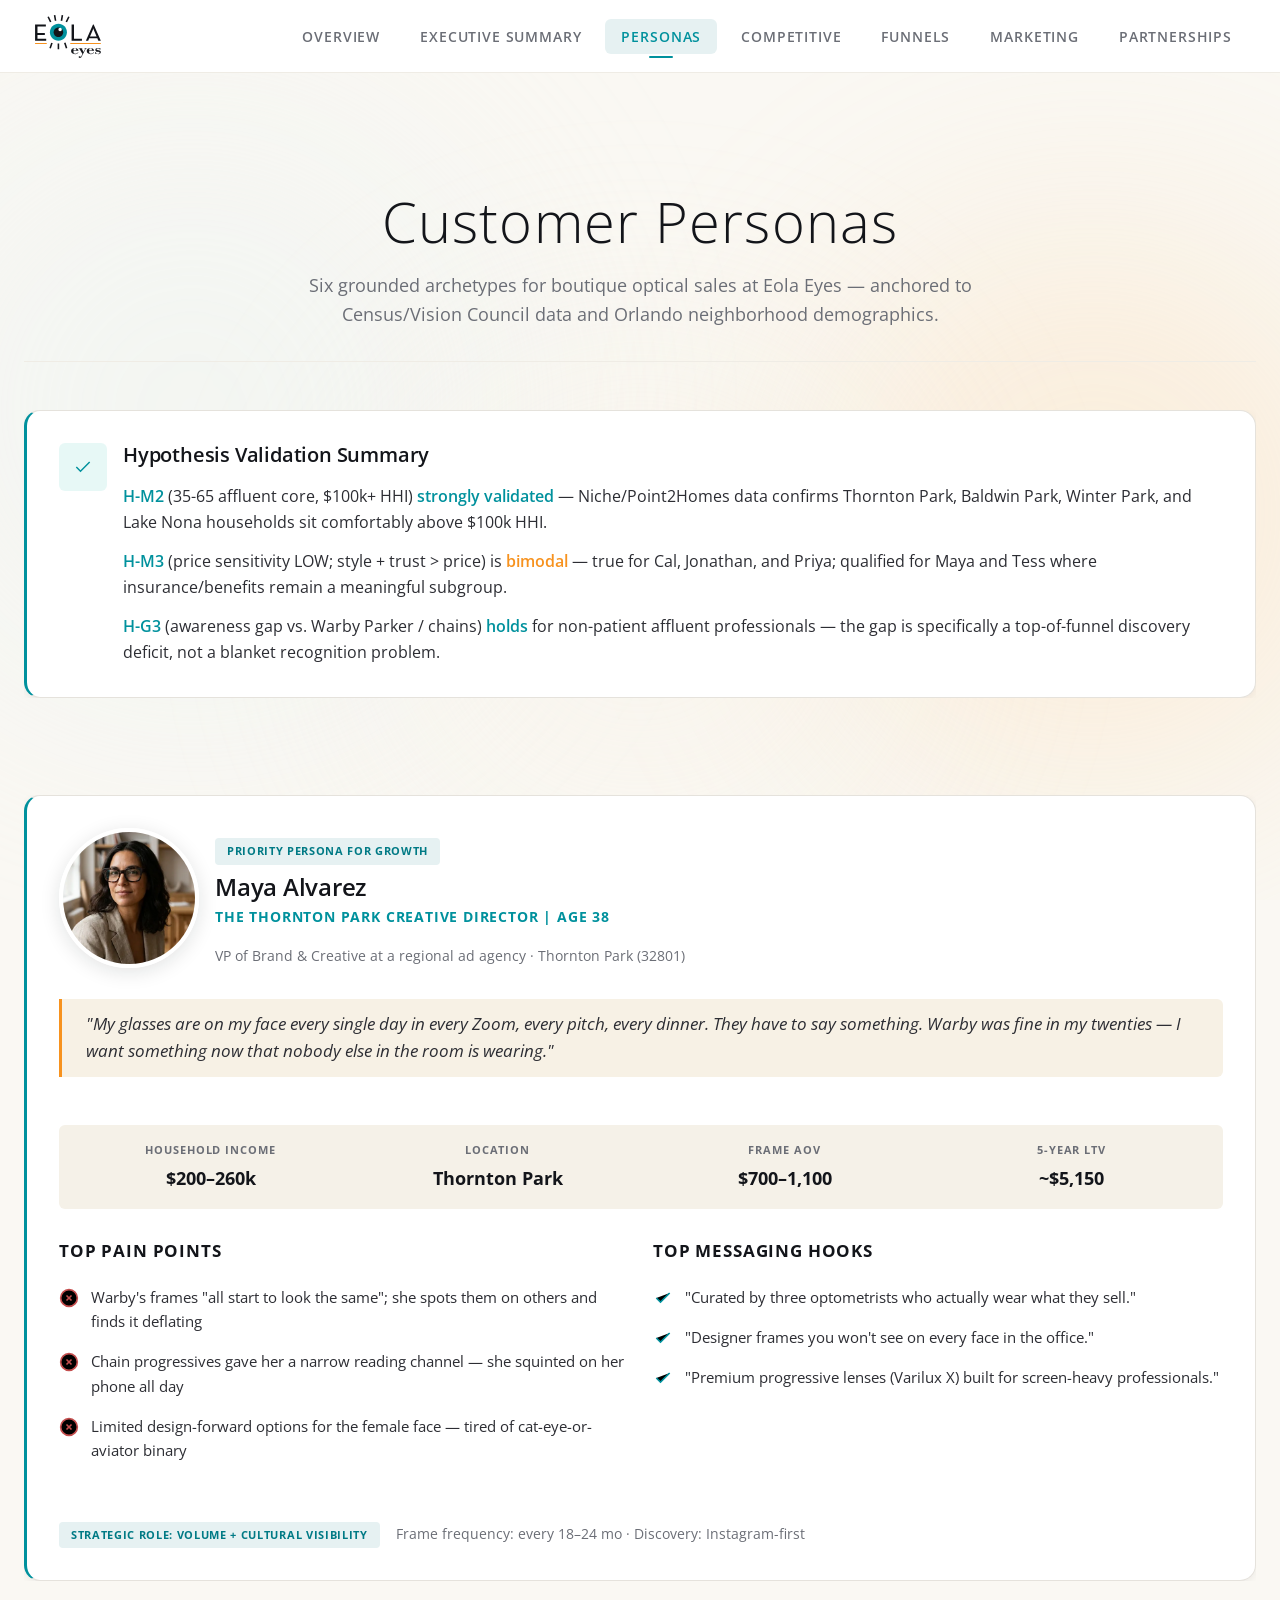
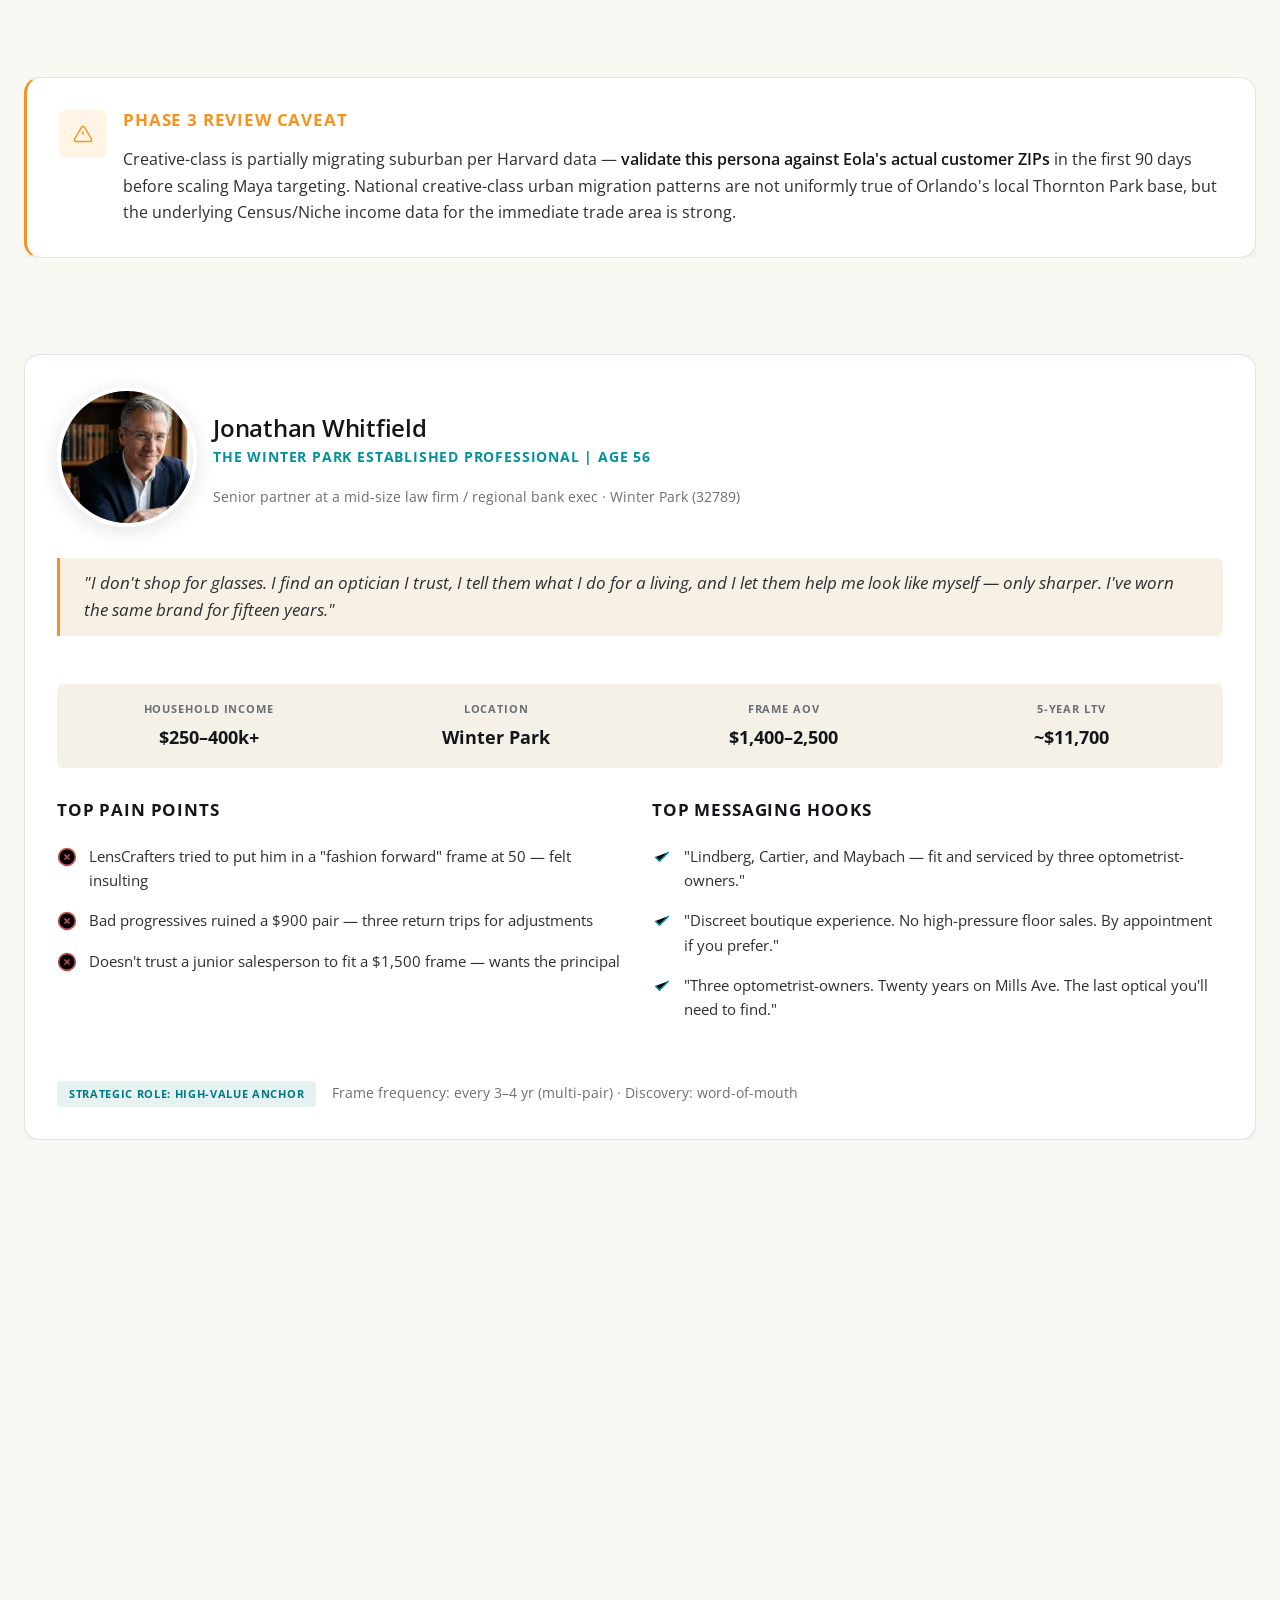
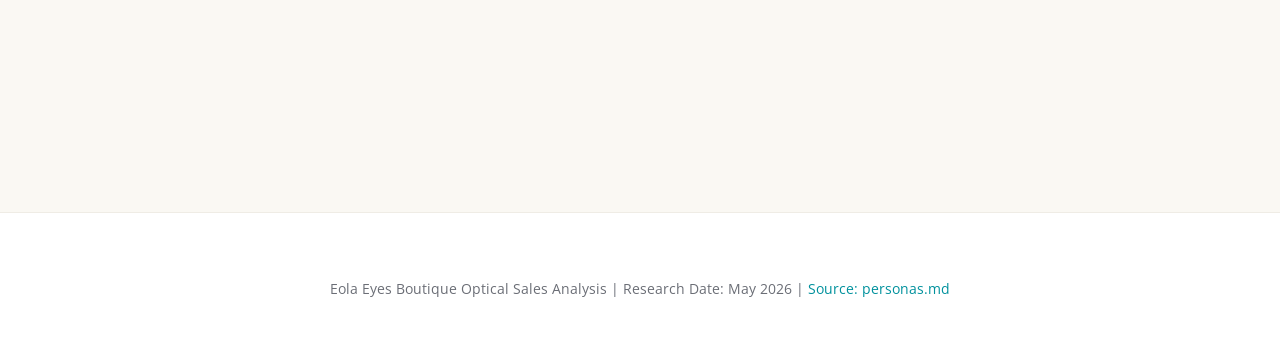
<file: personas.html>
<!DOCTYPE html>
<html lang="en">
<head>
  <meta charset="UTF-8">
  <meta name="viewport" content="width=device-width, initial-scale=1.0">
  <meta name="theme-color" content="#00919D">
  <title>Customer Personas | Eola Eyes Boutique Optical Sales</title>
  <meta name="description" content="Six grounded customer archetypes for Eola Eyes' boutique optical retail strategy in Orlando — anchored to Census, Vision Council, and Orlando neighborhood demographics.">

  <link rel="preconnect" href="https://fonts.googleapis.com">
  <link rel="preconnect" href="https://fonts.gstatic.com" crossorigin>

    <style>
    :root {
      --eola-paper: #FFFFFF;
      --eola-paper-warm: #FAF8F3;
      --eola-ink: #13151A;
      --eola-teal: #00919D;
      --eola-orange: #F7921E;
    }
    body {
      margin: 0;
      font-family: 'Open Sans', -apple-system, BlinkMacSystemFont, 'Segoe UI', Roboto, sans-serif;
      background: var(--eola-paper-warm);
      color: var(--eola-ink);
      -webkit-font-smoothing: antialiased;
    }
    .aurora-bg { position: fixed; inset: 0; overflow: hidden; z-index: -1; background: var(--eola-paper-warm); pointer-events: none; }
    .hero { min-height: 70vh; display: flex; align-items: center; justify-content: center; padding: 6rem 1rem 4rem; text-align: center; }
  </style>

  <link href="https://fonts.googleapis.com/css2?family=Open+Sans:wght@300;400;600;700&display=swap" rel="stylesheet">
  <link rel="preload" href="./assets/css/main.css" as="style" onload="this.onload=null;this.rel='stylesheet'">
  <noscript><link rel="stylesheet" href="./assets/css/main.css"></noscript>
  <script defer src="./assets/js/main.js"></script>
</head>
<body>
  <div class="aurora-bg">
    <div class="aurora-blob aurora-blob--indigo"></div>
    <div class="aurora-blob aurora-blob--rose"></div>
    <div class="aurora-blob aurora-blob--teal"></div>
  </div>

  <nav class="nav">
    <div class="nav-container">
      <a href="index.html" class="nav-logo"><img src="./assets/images/EolaEyes_logo.svg" alt="Eola Eyes" class="brand-mark" width="140" height="48"></a>
      <button class="nav-toggle" aria-label="Toggle navigation" aria-expanded="false">
        <svg width="24" height="24" viewBox="0 0 24 24" fill="none" stroke="currentColor" stroke-width="2">
          <line x1="3" y1="6" x2="21" y2="6"/><line x1="3" y1="12" x2="21" y2="12"/><line x1="3" y1="18" x2="21" y2="18"/>
        </svg>
      </button>
      <ul class="nav-links">
        <li><a href="index.html" class="nav-link">Overview</a></li>
        <li><a href="executive-summary.html" class="nav-link">Executive Summary</a></li>
        <li><a href="personas.html" class="nav-link active">Personas</a></li>
        <li><a href="competitive.html" class="nav-link">Competitive</a></li>
        <li><a href="funnels.html" class="nav-link">Funnels</a></li>
        <li><a href="marketing.html" class="nav-link">Marketing</a></li>
        <li><a href="partnerships.html" class="nav-link">Partnerships</a></li>
      </ul>
    </div>
  </nav>

  <main class="main">
    <div class="container">
      <header class="page-header" data-reveal>
        <h1>Customer Personas</h1>
        <p>Six grounded archetypes for boutique optical sales at Eola Eyes &mdash; anchored to Census/Vision Council data and Orlando neighborhood demographics.</p>
      </header>

      <!-- Hypothesis Validation Summary -->
      <section class="section" data-reveal>
        <div class="glass-card" style="border-left: 3px solid var(--color-teal);">
          <div style="display: flex; align-items: flex-start; gap: var(--space-4);">
            <div class="icon-container" style="background: rgba(20, 184, 166, 0.1); flex-shrink: 0;">
              <svg viewBox="0 0 24 24" style="stroke: var(--color-teal);">
                <polyline points="20 6 9 17 4 12"/>
              </svg>
            </div>
            <div>
              <h4 class="mb-4">Hypothesis Validation Summary</h4>
              <p style="margin-bottom: var(--space-3);">
                <strong class="text-accent">H-M2</strong> (35-65 affluent core, $100k+ HHI) <strong class="text-success">strongly validated</strong> &mdash; Niche/Point2Homes data confirms Thornton Park, Baldwin Park, Winter Park, and Lake Nona households sit comfortably above $100k HHI.
              </p>
              <p style="margin-bottom: var(--space-3);">
                <strong class="text-accent">H-M3</strong> (price sensitivity LOW; style + trust &gt; price) is <strong class="text-warning">bimodal</strong> &mdash; true for Cal, Jonathan, and Priya; qualified for Maya and Tess where insurance/benefits remain a meaningful subgroup.
              </p>
              <p style="margin-bottom: 0;">
                <strong class="text-accent">H-G3</strong> (awareness gap vs. Warby Parker / chains) <strong class="text-success">holds</strong> for non-patient affluent professionals &mdash; the gap is specifically a top-of-funnel discovery deficit, not a blanket recognition problem.
              </p>
            </div>
          </div>
        </div>
      </section>

      <!-- Persona 1: Maya Alvarez (Priority) -->
      <section class="section" data-reveal>
        <div class="glass-card persona-card" style="border-left: 3px solid var(--color-indigo);">
          <div class="persona-header">
            <picture>
              <source srcset="./assets/images/personas/maya_alvarez_headshot.webp" type="image/webp">
              <img src="./assets/images/personas/maya_alvarez_headshot.jpg" alt="Maya Alvarez" class="persona-img" width="160" height="160" loading="eager" decoding="async">
            </picture>
            <div class="persona-info">
              <span class="badge badge-info" style="margin-bottom: var(--space-2);">Priority Persona for Growth</span>
              <h3>Maya Alvarez</h3>
              <p class="persona-subtitle">The Thornton Park Creative Director | Age 38</p>
              <p class="text-sm text-muted mb-0">VP of Brand &amp; Creative at a regional ad agency &middot; Thornton Park (32801)</p>
            </div>
          </div>

          <blockquote class="persona-quote">
            "My glasses are on my face every single day in every Zoom, every pitch, every dinner. They have to <em>say something</em>. Warby was fine in my twenties &mdash; I want something now that nobody else in the room is wearing."
          </blockquote>

          <div class="persona-metrics">
            <div class="metric-item">
              <div class="metric-label">Household Income</div>
              <div class="metric-value">$200&ndash;260k</div>
            </div>
            <div class="metric-item">
              <div class="metric-label">Location</div>
              <div class="metric-value">Thornton Park</div>
            </div>
            <div class="metric-item">
              <div class="metric-label">Frame AOV</div>
              <div class="metric-value">$700&ndash;1,100</div>
            </div>
            <div class="metric-item">
              <div class="metric-label">5-Year LTV</div>
              <div class="metric-value">~$5,150</div>
            </div>
          </div>

          <div class="grid-2 mt-8">
            <div>
              <h5 class="mb-4">Top Pain Points</h5>
              <ul class="feature-list">
                <li>
                  <svg viewBox="0 0 24 24" style="stroke: var(--color-rose);"><circle cx="12" cy="12" r="10"/><line x1="15" y1="9" x2="9" y2="15"/><line x1="9" y1="9" x2="15" y2="15"/></svg>
                  Warby's frames "all start to look the same"; she spots them on others and finds it deflating
                </li>
                <li>
                  <svg viewBox="0 0 24 24" style="stroke: var(--color-rose);"><circle cx="12" cy="12" r="10"/><line x1="15" y1="9" x2="9" y2="15"/><line x1="9" y1="9" x2="15" y2="15"/></svg>
                  Chain progressives gave her a narrow reading channel &mdash; she squinted on her phone all day
                </li>
                <li>
                  <svg viewBox="0 0 24 24" style="stroke: var(--color-rose);"><circle cx="12" cy="12" r="10"/><line x1="15" y1="9" x2="9" y2="15"/><line x1="9" y1="9" x2="15" y2="15"/></svg>
                  Limited design-forward options for the female face &mdash; tired of cat-eye-or-aviator binary
                </li>
              </ul>
            </div>
            <div>
              <h5 class="mb-4">Top Messaging Hooks</h5>
              <ul class="feature-list">
                <li>
                  <svg viewBox="0 0 24 24"><polyline points="20 6 9 17 4 12"/></svg>
                  "Curated by three optometrists who actually wear what they sell."
                </li>
                <li>
                  <svg viewBox="0 0 24 24"><polyline points="20 6 9 17 4 12"/></svg>
                  "Designer frames you won't see on every face in the office."
                </li>
                <li>
                  <svg viewBox="0 0 24 24"><polyline points="20 6 9 17 4 12"/></svg>
                  "Premium progressive lenses (Varilux X) built for screen-heavy professionals."
                </li>
              </ul>
            </div>
          </div>

          <div style="margin-top: var(--space-6); padding-top: var(--space-6); border-top: 1px solid rgba(255,255,255,0.05);">
            <span class="badge badge-info">Strategic Role: Volume + cultural visibility</span>
            <span class="text-sm text-muted" style="margin-left: var(--space-3);">Frame frequency: every 18&ndash;24 mo &middot; Discovery: Instagram-first</span>
          </div>
        </div>
      </section>

      <!-- Maya Caveat Callout -->
      <section class="section" data-reveal>
        <div class="glass-card" style="border-left: 3px solid var(--color-amber);">
          <div style="display: flex; align-items: flex-start; gap: var(--space-4);">
            <div class="icon-container" style="background: rgba(245, 158, 11, 0.1); flex-shrink: 0;">
              <svg viewBox="0 0 24 24" style="stroke: var(--color-amber);">
                <path d="M10.29 3.86L1.82 18a2 2 0 0 0 1.71 3h16.94a2 2 0 0 0 1.71-3L13.71 3.86a2 2 0 0 0-3.42 0z"/>
                <line x1="12" y1="9" x2="12" y2="13"/>
                <line x1="12" y1="17" x2="12.01" y2="17"/>
              </svg>
            </div>
            <div>
              <h5 class="mb-4 text-warning">Phase 3 Review Caveat</h5>
              <p class="mb-0">
                Creative-class is partially migrating suburban per Harvard data &mdash; <strong>validate this persona against Eola's actual customer ZIPs</strong> in the first 90 days before scaling Maya targeting. National creative-class urban migration patterns are not uniformly true of Orlando's local Thornton Park base, but the underlying Census/Niche income data for the immediate trade area is strong.
              </p>
            </div>
          </div>
        </div>
      </section>

      <!-- Persona 2: Jonathan Whitfield -->
      <section class="section" data-reveal>
        <div class="glass-card persona-card">
          <div class="persona-header">
            <picture>
              <source srcset="./assets/images/personas/jonathan_whitfield_headshot.webp" type="image/webp">
              <img src="./assets/images/personas/jonathan_whitfield_headshot.jpg" alt="Jonathan Whitfield" class="persona-img" width="160" height="160" loading="lazy" decoding="async">
            </picture>
            <div class="persona-info">
              <h3>Jonathan Whitfield</h3>
              <p class="persona-subtitle">The Winter Park Established Professional | Age 56</p>
              <p class="text-sm text-muted mb-0">Senior partner at a mid-size law firm / regional bank exec &middot; Winter Park (32789)</p>
            </div>
          </div>

          <blockquote class="persona-quote">
            "I don't shop for glasses. I find an optician I trust, I tell them what I do for a living, and I let them help me look like myself &mdash; only sharper. I've worn the same brand for fifteen years."
          </blockquote>

          <div class="persona-metrics">
            <div class="metric-item">
              <div class="metric-label">Household Income</div>
              <div class="metric-value">$250&ndash;400k+</div>
            </div>
            <div class="metric-item">
              <div class="metric-label">Location</div>
              <div class="metric-value">Winter Park</div>
            </div>
            <div class="metric-item">
              <div class="metric-label">Frame AOV</div>
              <div class="metric-value">$1,400&ndash;2,500</div>
            </div>
            <div class="metric-item">
              <div class="metric-label">5-Year LTV</div>
              <div class="metric-value">~$11,700</div>
            </div>
          </div>

          <div class="grid-2 mt-8">
            <div>
              <h5 class="mb-4">Top Pain Points</h5>
              <ul class="feature-list">
                <li>
                  <svg viewBox="0 0 24 24" style="stroke: var(--color-rose);"><circle cx="12" cy="12" r="10"/><line x1="15" y1="9" x2="9" y2="15"/><line x1="9" y1="9" x2="15" y2="15"/></svg>
                  LensCrafters tried to put him in a "fashion forward" frame at 50 &mdash; felt insulting
                </li>
                <li>
                  <svg viewBox="0 0 24 24" style="stroke: var(--color-rose);"><circle cx="12" cy="12" r="10"/><line x1="15" y1="9" x2="9" y2="15"/><line x1="9" y1="9" x2="15" y2="15"/></svg>
                  Bad progressives ruined a $900 pair &mdash; three return trips for adjustments
                </li>
                <li>
                  <svg viewBox="0 0 24 24" style="stroke: var(--color-rose);"><circle cx="12" cy="12" r="10"/><line x1="15" y1="9" x2="9" y2="15"/><line x1="9" y1="9" x2="15" y2="15"/></svg>
                  Doesn't trust a junior salesperson to fit a $1,500 frame &mdash; wants the principal
                </li>
              </ul>
            </div>
            <div>
              <h5 class="mb-4">Top Messaging Hooks</h5>
              <ul class="feature-list">
                <li>
                  <svg viewBox="0 0 24 24"><polyline points="20 6 9 17 4 12"/></svg>
                  "Lindberg, Cartier, and Maybach &mdash; fit and serviced by three optometrist-owners."
                </li>
                <li>
                  <svg viewBox="0 0 24 24"><polyline points="20 6 9 17 4 12"/></svg>
                  "Discreet boutique experience. No high-pressure floor sales. By appointment if you prefer."
                </li>
                <li>
                  <svg viewBox="0 0 24 24"><polyline points="20 6 9 17 4 12"/></svg>
                  "Three optometrist-owners. Twenty years on Mills Ave. The last optical you'll need to find."
                </li>
              </ul>
            </div>
          </div>

          <div style="margin-top: var(--space-6); padding-top: var(--space-6); border-top: 1px solid rgba(255,255,255,0.05);">
            <span class="badge badge-info">Strategic Role: High-value anchor</span>
            <span class="text-sm text-muted" style="margin-left: var(--space-3);">Frame frequency: every 3&ndash;4 yr (multi-pair) &middot; Discovery: word-of-mouth</span>
          </div>
        </div>
      </section>

      <!-- Persona 3: Tess Nguyen -->
      <section class="section" data-reveal>
        <div class="glass-card persona-card">
          <div class="persona-header">
            <picture>
              <source srcset="./assets/images/personas/tess_nguyen_headshot.webp" type="image/webp">
              <img src="./assets/images/personas/tess_nguyen_headshot.jpg" alt="Tess Nguyen" class="persona-img" width="160" height="160" loading="lazy" decoding="async">
            </picture>
            <div class="persona-info">
              <h3>Tess Nguyen</h3>
              <p class="persona-subtitle">The Mills 50 Cultural Curator | Age 32</p>
              <p class="text-sm text-muted mb-0">Beverage director / chef-partner / gallery manager &middot; Mills 50 (32803)</p>
            </div>
          </div>

          <blockquote class="persona-quote">
            "I'd rather wear a frame from a designer who made 200 of them than a brand on every billboard. Story matters. The hands that made it matter."
          </blockquote>

          <div class="persona-metrics">
            <div class="metric-item">
              <div class="metric-label">Household Income</div>
              <div class="metric-value">$130&ndash;200k</div>
            </div>
            <div class="metric-item">
              <div class="metric-label">Location</div>
              <div class="metric-value">Mills 50</div>
            </div>
            <div class="metric-item">
              <div class="metric-label">Frame AOV</div>
              <div class="metric-value">$600&ndash;1,000</div>
            </div>
            <div class="metric-item">
              <div class="metric-label">5-Year LTV</div>
              <div class="metric-value">~$3,450</div>
            </div>
          </div>

          <div class="grid-2 mt-8">
            <div>
              <h5 class="mb-4">Top Pain Points</h5>
              <ul class="feature-list">
                <li>
                  <svg viewBox="0 0 24 24" style="stroke: var(--color-rose);"><circle cx="12" cy="12" r="10"/><line x1="15" y1="9" x2="9" y2="15"/><line x1="9" y1="9" x2="15" y2="15"/></svg>
                  Mass brands feel "design-school knockoff" &mdash; recognizable and uninteresting
                </li>
                <li>
                  <svg viewBox="0 0 24 24" style="stroke: var(--color-rose);"><circle cx="12" cy="12" r="10"/><line x1="15" y1="9" x2="9" y2="15"/><line x1="9" y1="9" x2="15" y2="15"/></svg>
                  Some boutique opticals feel snobbish or assume she can't afford them
                </li>
                <li>
                  <svg viewBox="0 0 24 24" style="stroke: var(--color-rose);"><circle cx="12" cy="12" r="10"/><line x1="15" y1="9" x2="9" y2="15"/><line x1="9" y1="9" x2="15" y2="15"/></svg>
                  Insurance is often nonexistent (1099 / restaurant industry) &mdash; she pays out of pocket
                </li>
              </ul>
            </div>
            <div>
              <h5 class="mb-4">Top Messaging Hooks</h5>
              <ul class="feature-list">
                <li>
                  <svg viewBox="0 0 24 24"><polyline points="20 6 9 17 4 12"/></svg>
                  "Independent designers, handmade in Japan and Europe &mdash; frames you won't find at the mall."
                </li>
                <li>
                  <svg viewBox="0 0 24 24"><polyline points="20 6 9 17 4 12"/></svg>
                  "A Blake Kuwahara frame is a sculpture you wear on your face."
                </li>
                <li>
                  <svg viewBox="0 0 24 24"><polyline points="20 6 9 17 4 12"/></svg>
                  "Around the corner from East End Market and Mills 50 &mdash; your neighborhood designer eyewear boutique."
                </li>
              </ul>
            </div>
          </div>

          <div style="margin-top: var(--space-6); padding-top: var(--space-6); border-top: 1px solid rgba(255,255,255,0.05);">
            <span class="badge badge-info">Strategic Role: Referral multiplier</span>
            <span class="text-sm text-muted" style="margin-left: var(--space-3);">Frame frequency: every 18&ndash;30 mo &middot; Discovery: Instagram + word-of-mouth</span>
          </div>
        </div>
      </section>

      <!-- Persona 4: Dr. Priya Shah -->
      <section class="section" data-reveal>
        <div class="glass-card persona-card">
          <div class="persona-header">
            <picture>
              <source srcset="./assets/images/personas/priya_shah_headshot.webp" type="image/webp">
              <img src="./assets/images/personas/priya_shah_headshot.jpg" alt="Dr. Priya Shah" class="persona-img" width="160" height="160" loading="lazy" decoding="async">
            </picture>
            <div class="persona-info">
              <h3>Dr. Priya Shah</h3>
              <p class="persona-subtitle">The Lake Nona Medical Executive | Age 47</p>
              <p class="text-sm text-muted mb-0">Hospital service-line VP / physician / biotech executive &middot; Lake Nona (32827)</p>
            </div>
          </div>

          <blockquote class="persona-quote">
            "My time is the scarcest thing I own. If a place wastes it, I'm not coming back. Pre-pick frames I'll like, schedule me a single 45-minute window, get my Rx right the first time. That's premium to me."
          </blockquote>

          <div class="persona-metrics">
            <div class="metric-item">
              <div class="metric-label">Household Income</div>
              <div class="metric-value">$300&ndash;500k+</div>
            </div>
            <div class="metric-item">
              <div class="metric-label">Location</div>
              <div class="metric-value">Lake Nona</div>
            </div>
            <div class="metric-item">
              <div class="metric-label">Frame AOV</div>
              <div class="metric-value">$1,200&ndash;2,200</div>
            </div>
            <div class="metric-item">
              <div class="metric-label">5-Year LTV</div>
              <div class="metric-value">~$12,900</div>
            </div>
          </div>

          <div class="grid-2 mt-8">
            <div>
              <h5 class="mb-4">Top Pain Points</h5>
              <ul class="feature-list">
                <li>
                  <svg viewBox="0 0 24 24" style="stroke: var(--color-rose);"><circle cx="12" cy="12" r="10"/><line x1="15" y1="9" x2="9" y2="15"/><line x1="9" y1="9" x2="15" y2="15"/></svg>
                  Has been to opticians who couldn't keep up with a -8.00 high-index conversation
                </li>
                <li>
                  <svg viewBox="0 0 24 24" style="stroke: var(--color-rose);"><circle cx="12" cy="12" r="10"/><line x1="15" y1="9" x2="9" y2="15"/><line x1="9" y1="9" x2="15" y2="15"/></svg>
                  Generic digital eye strain advice ("blink more!") from chain ODs is insulting
                </li>
                <li>
                  <svg viewBox="0 0 24 24" style="stroke: var(--color-rose);"><circle cx="12" cy="12" r="10"/><line x1="15" y1="9" x2="9" y2="15"/><line x1="9" y1="9" x2="15" y2="15"/></svg>
                  Has migraines worsened by long screen days &mdash; wants a real clinical solution
                </li>
              </ul>
            </div>
            <div>
              <h5 class="mb-4">Top Messaging Hooks</h5>
              <ul class="feature-list">
                <li>
                  <svg viewBox="0 0 24 24"><polyline points="20 6 9 17 4 12"/></svg>
                  "Concierge optical experience for Lake Nona professionals. Single appointment, comprehensive."
                </li>
                <li>
                  <svg viewBox="0 0 24 24"><polyline points="20 6 9 17 4 12"/></svg>
                  "Neurolens &mdash; clinically proven prism technology for digital eye strain and chronic headache."
                </li>
                <li>
                  <svg viewBox="0 0 24 24"><polyline points="20 6 9 17 4 12"/></svg>
                  "Stellest myopia control for your kids &mdash; the lens technology your peers prescribe."
                </li>
              </ul>
            </div>
          </div>

          <div style="margin-top: var(--space-6); padding-top: var(--space-6); border-top: 1px solid rgba(255,255,255,0.05);">
            <span class="badge badge-info">Strategic Role: Family annuity, clinical credibility</span>
            <span class="text-sm text-muted" style="margin-left: var(--space-3);">Frame frequency: every 2 yr + family &middot; Discovery: peer referral + search</span>
          </div>
        </div>
      </section>

      <!-- Persona 5: Caroline "Cal" Beaumont -->
      <section class="section" data-reveal>
        <div class="glass-card persona-card" style="border-left: 3px solid var(--color-emerald-light, #00919D);">
          <div class="persona-header">
            <picture>
              <source srcset="./assets/images/personas/cal_beaumont_headshot.webp" type="image/webp">
              <img src="./assets/images/personas/cal_beaumont_headshot.jpg" alt="Caroline 'Cal' Beaumont" class="persona-img" width="160" height="160" loading="lazy" decoding="async">
            </picture>
            <div class="persona-info">
              <span class="badge badge-success" style="margin-bottom: var(--space-2);">Highest 5-Year LTV</span>
              <h3>Caroline "Cal" Beaumont</h3>
              <p class="persona-subtitle">The Multi-Frame Eyewear Enthusiast | Age 44 (range 35-65)</p>
              <p class="text-sm text-muted mb-0">Senior creative leader / real estate developer / personal-brand founder &middot; Baldwin Park, Winter Park, College Park, Delaney Park</p>
            </div>
          </div>

          <blockquote class="persona-quote">
            "I have a black Lindberg for meetings, a Tom Ford for going out, a Maybach when I'm traveling, and a vintage round acetate for weekends. Eyewear is wardrobe. Every outfit asks a different question."
          </blockquote>

          <div class="persona-metrics">
            <div class="metric-item">
              <div class="metric-label">Household Income</div>
              <div class="metric-value">$200&ndash;500k+</div>
            </div>
            <div class="metric-item">
              <div class="metric-label">Location</div>
              <div class="metric-value">Baldwin / Winter Park</div>
            </div>
            <div class="metric-item">
              <div class="metric-label">Frame AOV</div>
              <div class="metric-value">$800&ndash;3,000</div>
            </div>
            <div class="metric-item">
              <div class="metric-label">5-Year LTV</div>
              <div class="metric-value">~$24,200</div>
            </div>
          </div>

          <div class="grid-2 mt-8">
            <div>
              <h5 class="mb-4">Top Pain Points</h5>
              <ul class="feature-list">
                <li>
                  <svg viewBox="0 0 24 24" style="stroke: var(--color-rose);"><circle cx="12" cy="12" r="10"/><line x1="15" y1="9" x2="9" y2="15"/><line x1="9" y1="9" x2="15" y2="15"/></svg>
                  Most chains carry the same 3 brands and rotate inventory predictably
                </li>
                <li>
                  <svg viewBox="0 0 24 24" style="stroke: var(--color-rose);"><circle cx="12" cy="12" r="10"/><line x1="15" y1="9" x2="9" y2="15"/><line x1="9" y1="9" x2="15" y2="15"/></svg>
                  Some opticals don't take her seriously when she asks to look at three to four pairs
                </li>
                <li>
                  <svg viewBox="0 0 24 24" style="stroke: var(--color-rose);"><circle cx="12" cy="12" r="10"/><line x1="15" y1="9" x2="9" y2="15"/><line x1="9" y1="9" x2="15" y2="15"/></svg>
                  Wants staff to remember her on subsequent visits &mdash; new frames waiting
                </li>
              </ul>
            </div>
            <div>
              <h5 class="mb-4">Top Messaging Hooks</h5>
              <ul class="feature-list">
                <li>
                  <svg viewBox="0 0 24 24"><polyline points="20 6 9 17 4 12"/></svg>
                  "Build your eyewear wardrobe. Cartier, Lindberg, Maybach, Tom Ford, Blake Kuwahara &mdash; all under one roof."
                </li>
                <li>
                  <svg viewBox="0 0 24 24"><polyline points="20 6 9 17 4 12"/></svg>
                  "Personal optical concierge. Text us when something arrives we know you'll love."
                </li>
                <li>
                  <svg viewBox="0 0 24 24"><polyline points="20 6 9 17 4 12"/></svg>
                  "Re-lens any frame you already love. Save the piece. Update the prescription."
                </li>
              </ul>
            </div>
          </div>

          <div style="margin-top: var(--space-6); padding-top: var(--space-6); border-top: 1px solid rgba(255,255,255,0.05);">
            <span class="badge badge-success">Strategic Role: Highest LTV / growth flywheel</span>
            <span class="text-sm text-muted" style="margin-left: var(--space-3);">Frame frequency: 2&ndash;4 frames/yr &middot; Discovery: Instagram + CRM</span>
          </div>
        </div>
      </section>

      <!-- Persona 6: Michael Reyes -->
      <section class="section" data-reveal>
        <div class="glass-card persona-card">
          <div class="persona-header">
            <picture>
              <source srcset="./assets/images/personas/michael_reyes_headshot.webp" type="image/webp">
              <img src="./assets/images/personas/michael_reyes_headshot.jpg" alt="Michael Reyes" class="persona-img" width="160" height="160" loading="lazy" decoding="async">
            </picture>
            <div class="persona-info">
              <h3>Michael Reyes</h3>
              <p class="persona-subtitle">The Migraine-Driven Patient &rarr; Optical Convert | Age 41</p>
              <p class="text-sm text-muted mb-0">Software engineering manager / financial analyst / graphic designer &middot; Delaney Park, College Park, Mills 50, Lake Nona</p>
            </div>
          </div>

          <blockquote class="persona-quote">
            "I went there because the chain place couldn't help my headaches. I left with a Neurolens prescription, a $900 frame I actually loved, and a sense that I'd finally been <em>listened to</em>. Now my whole family goes."
          </blockquote>

          <div class="persona-metrics">
            <div class="metric-item">
              <div class="metric-label">Household Income</div>
              <div class="metric-value">$180&ndash;300k</div>
            </div>
            <div class="metric-item">
              <div class="metric-label">Location</div>
              <div class="metric-value">Delaney / College Park</div>
            </div>
            <div class="metric-item">
              <div class="metric-label">Frame AOV</div>
              <div class="metric-value">$1,400&ndash;2,200</div>
            </div>
            <div class="metric-item">
              <div class="metric-label">5-Year LTV</div>
              <div class="metric-value">~$10,600</div>
            </div>
          </div>

          <div class="grid-2 mt-8">
            <div>
              <h5 class="mb-4">Top Pain Points</h5>
              <ul class="feature-list">
                <li>
                  <svg viewBox="0 0 24 24" style="stroke: var(--color-rose);"><circle cx="12" cy="12" r="10"/><line x1="15" y1="9" x2="9" y2="15"/><line x1="9" y1="9" x2="15" y2="15"/></svg>
                  Bounced between primary care, neurology, and ophthalmology with no resolution
                </li>
                <li>
                  <svg viewBox="0 0 24 24" style="stroke: var(--color-rose);"><circle cx="12" cy="12" r="10"/><line x1="15" y1="9" x2="9" y2="15"/><line x1="9" y1="9" x2="15" y2="15"/></svg>
                  Chain ODs gave a 5-minute exam and didn't probe the symptom history
                </li>
                <li>
                  <svg viewBox="0 0 24 24" style="stroke: var(--color-rose);"><circle cx="12" cy="12" r="10"/><line x1="15" y1="9" x2="9" y2="15"/><line x1="9" y1="9" x2="15" y2="15"/></svg>
                  The "right answer" felt buried under product upsell at every chain
                </li>
              </ul>
            </div>
            <div>
              <h5 class="mb-4">Top Messaging Hooks</h5>
              <ul class="feature-list">
                <li>
                  <svg viewBox="0 0 24 24"><polyline points="20 6 9 17 4 12"/></svg>
                  "Chronic headaches? Digital eye strain? You may have eye misalignment. Neurolens prism therapy."
                </li>
                <li>
                  <svg viewBox="0 0 24 24"><polyline points="20 6 9 17 4 12"/></svg>
                  "Avulux migraine glasses &mdash; 90% wearer relief. The only clinically proven precision optical filter for migraine."
                </li>
                <li>
                  <svg viewBox="0 0 24 24"><polyline points="20 6 9 17 4 12"/></svg>
                  "We diagnose, then we treat &mdash; not the other way around."
                </li>
              </ul>
            </div>
          </div>

          <div style="margin-top: var(--space-6); padding-top: var(--space-6); border-top: 1px solid rgba(255,255,255,0.05);">
            <span class="badge badge-info">Strategic Role: Clinical wedge &rarr; family acquisition</span>
            <span class="text-sm text-muted" style="margin-left: var(--space-3);">Frame frequency: every 18&ndash;24 mo &middot; Discovery: search (clinical-intent)</span>
          </div>
        </div>
      </section>

      <!-- Cross-Persona Comparison Table -->
      <section class="section" data-reveal>
        <h2 class="section-title">Cross-Persona Comparison</h2>
        <div class="glass-card">
          <p class="text-sm text-muted mb-4">Comparative read across all six personas &mdash; use this view to size segments, allocate channel budget, and identify the LTV-to-acquisition-cost ceiling for each archetype.</p>
          <div class="table-wrapper">
            <table>
              <thead>
                <tr>
                  <th>Persona</th>
                  <th>Age</th>
                  <th>HHI</th>
                  <th>Primary Channel</th>
                  <th>AOV</th>
                  <th>Frame Frequency</th>
                  <th>Style Preference</th>
                  <th>5-yr LTV</th>
                  <th>Strategic Role</th>
                </tr>
              </thead>
              <tbody>
                <tr>
                  <td><strong>Maya</strong> &mdash; Thornton Park Creative</td>
                  <td>35&ndash;45</td>
                  <td>$200&ndash;260k</td>
                  <td>Instagram</td>
                  <td>$700&ndash;1,100</td>
                  <td>Every 18&ndash;24 mo</td>
                  <td>Distinctive design-forward</td>
                  <td>~$5,150</td>
                  <td>Volume + cultural visibility</td>
                </tr>
                <tr>
                  <td><strong>Jonathan</strong> &mdash; Winter Park Pro</td>
                  <td>50&ndash;60</td>
                  <td>$250&ndash;400k+</td>
                  <td>Word-of-mouth</td>
                  <td>$1,400&ndash;2,500</td>
                  <td>Every 3&ndash;4 yr (multi)</td>
                  <td>Conservative-luxury</td>
                  <td>~$11,700</td>
                  <td>High-value anchor</td>
                </tr>
                <tr>
                  <td><strong>Tess</strong> &mdash; Mills 50 Curator</td>
                  <td>28&ndash;38</td>
                  <td>$130&ndash;200k</td>
                  <td>Instagram + WOM</td>
                  <td>$600&ndash;1,000</td>
                  <td>Every 18&ndash;30 mo</td>
                  <td>Indie/artisan</td>
                  <td>~$3,450</td>
                  <td>Referral multiplier</td>
                </tr>
                <tr>
                  <td><strong>Dr. Priya</strong> &mdash; Lake Nona Med</td>
                  <td>40&ndash;55</td>
                  <td>$300&ndash;500k+</td>
                  <td>Peer referral + search</td>
                  <td>$1,200&ndash;2,200</td>
                  <td>Every 2 yr + family</td>
                  <td>Refined modern</td>
                  <td>~$12,900</td>
                  <td>Family annuity, clinical credibility</td>
                </tr>
                <tr>
                  <td><strong>Cal</strong> &mdash; Frame Wardrobe</td>
                  <td>35&ndash;65</td>
                  <td>$200&ndash;500k+</td>
                  <td>Instagram + CRM</td>
                  <td>$800&ndash;3,000</td>
                  <td>2&ndash;4 frames/yr</td>
                  <td>Encyclopedic</td>
                  <td><span class="text-success"><strong>~$24,200</strong></span></td>
                  <td>Highest LTV / growth flywheel</td>
                </tr>
                <tr>
                  <td><strong>Michael</strong> &mdash; Migraine Convert</td>
                  <td>Any</td>
                  <td>$180&ndash;300k</td>
                  <td>Search (clinical)</td>
                  <td>$1,400&ndash;2,200</td>
                  <td>Every 18&ndash;24 mo</td>
                  <td>Style-aware over time</td>
                  <td>~$10,600</td>
                  <td>Clinical wedge &rarr; family acquisition</td>
                </tr>
              </tbody>
            </table>
          </div>
        </div>
      </section>

      <!-- Implications Engine -->
      <section class="section" data-reveal>
        <h2 class="section-title">Implications</h2>
        <div class="grid-2">

          <div class="glass-card swot-card swot-card--strengths">
            <h4 class="mb-4">
              <svg width="24" height="24" viewBox="0 0 24 24" fill="none" stroke="currentColor" stroke-width="2" style="stroke: var(--color-emerald);">
                <circle cx="12" cy="12" r="10"/>
                <path d="M12 8v4M12 16h.01"/>
              </svg>
              SO WHAT
            </h4>
            <p class="mb-4 text-sm"><strong>Maya is the largest segment by count; Cal is the highest LTV by ~5x.</strong></p>
            <ul class="feature-list">
              <li>
                <svg viewBox="0 0 24 24"><polyline points="20 6 9 17 4 12"/></svg>
                Maya + Tess combined = largest addressable population in immediate trade area
              </li>
              <li>
                <svg viewBox="0 0 24 24"><polyline points="20 6 9 17 4 12"/></svg>
                Cal + Jonathan disproportionately drive revenue &mdash; Cal alone is ~5x Maya's 5-yr LTV
              </li>
              <li>
                <svg viewBox="0 0 24 24"><polyline points="20 6 9 17 4 12"/></svg>
                Revenue is not normally distributed &mdash; both flywheels matter (volume + value)
              </li>
            </ul>
          </div>

          <div class="glass-card swot-card swot-card--opportunities">
            <h4 class="mb-4">
              <svg width="24" height="24" viewBox="0 0 24 24" fill="none" stroke="currentColor" stroke-width="2" style="stroke: var(--color-indigo);">
                <polygon points="13 2 3 14 12 14 11 22 21 10 12 10 13 2"/>
              </svg>
              NOW WHAT
            </h4>
            <p class="mb-4 text-sm"><strong>Three concurrent channel investments, ranked by ROI confidence.</strong></p>
            <ul class="feature-list">
              <li>
                <svg viewBox="0 0 24 24"><polyline points="20 6 9 17 4 12"/></svg>
                <strong>Priority IG creative for Maya</strong> &mdash; current Warby user, IG-discoverable, content-producing
              </li>
              <li>
                <svg viewBox="0 0 24 24"><polyline points="20 6 9 17 4 12"/></svg>
                <strong>CRM + SMS email for Cal</strong> &mdash; "frame-of-the-month" drops, trunk shows, designer events
              </li>
              <li>
                <svg viewBox="0 0 24 24"><polyline points="20 6 9 17 4 12"/></svg>
                <strong>Clinical-referral pipeline for Priya &amp; Michael</strong> &mdash; Neurolens, Avulux, peer-physician network
              </li>
            </ul>
          </div>

          <div class="glass-card swot-card swot-card--threats">
            <h4 class="mb-4">
              <svg width="24" height="24" viewBox="0 0 24 24" fill="none" stroke="currentColor" stroke-width="2" style="stroke: var(--color-amber);">
                <path d="M10.29 3.86L1.82 18a2 2 0 0 0 1.71 3h16.94a2 2 0 0 0 1.71-3L13.71 3.86a2 2 0 0 0-3.42 0z"/>
                <line x1="12" y1="9" x2="12" y2="13"/>
                <line x1="12" y1="17" x2="12.01" y2="17"/>
              </svg>
              WHAT IF
            </h4>
            <p class="mb-4 text-sm"><strong>Suburban migration may shift the gravitational center over the next 24&ndash;36 months.</strong></p>
            <ul class="feature-list">
              <li>
                <svg viewBox="0 0 24 24"><polyline points="20 6 9 17 4 12"/></svg>
                If Warby opens in Mall at Millenia &mdash; tighten Maya's IG/local-creator content; convert faster to Cal trajectory
              </li>
              <li>
                <svg viewBox="0 0 24 24"><polyline points="20 6 9 17 4 12"/></svg>
                If Lake Nona doubles &mdash; Priya scales; consider satellite or pop-up presence
              </li>
              <li>
                <svg viewBox="0 0 24 24"><polyline points="20 6 9 17 4 12"/></svg>
                If consumer trade-down accelerates &mdash; Maya/Tess delay; Jonathan/Cal recession-resistant
              </li>
            </ul>
          </div>

          <div class="glass-card swot-card swot-card--weaknesses">
            <h4 class="mb-4">
              <svg width="24" height="24" viewBox="0 0 24 24" fill="none" stroke="currentColor" stroke-width="2" style="stroke: var(--color-rose);">
                <path d="M22 11.08V12a10 10 0 1 1-5.93-9.14"/>
                <polyline points="22 4 12 14.01 9 11.01"/>
              </svg>
              COMPARED TO
            </h4>
            <p class="mb-4 text-sm"><strong>Eola does not compete with Warby Parker on price, age, or online convenience.</strong></p>
            <ul class="feature-list">
              <li>
                <svg viewBox="0 0 24 24"><polyline points="20 6 9 17 4 12"/></svg>
                Warby buyer: 18&ndash;35, mid-HHI (declining), $95&ndash;195 frames, standard lenses, house brand only
              </li>
              <li>
                <svg viewBox="0 0 24 24"><polyline points="20 6 9 17 4 12"/></svg>
                Eola buyer: 35&ndash;65, $150k+ HHI, $300&ndash;2,500 frames, Varilux X / Neurolens / Avulux, 6+ designer brands
              </li>
              <li>
                <svg viewBox="0 0 24 24"><polyline points="20 6 9 17 4 12"/></svg>
                Eola competes on the <strong>upgrade transition</strong> &mdash; the obvious next step after the Warby Parker years
              </li>
            </ul>
          </div>

        </div>
      </section>

    </div>
  </main>

  <footer class="footer">
    <p>Eola Eyes Boutique Optical Sales Analysis | Research Date: May 2026 | <a href="../03_research/03_Personas/personas.md">Source: personas.md</a></p>
  </footer>
</body>
</html>
</file>
<file: assets/css/main.css>
/* ============================================================
   Eola Eyes Brand — Light, airy, sophisticated
   Brand tokens pulled from eolaeyes.com
   ============================================================ */

:root {
  /* Brand palette — Eola Eyes (extracted from logo + site) */
  --eola-ink: #13151A;          /* Logo dark, headings */
  --eola-ink-soft: #2C2D33;     /* Body text */
  --eola-ink-muted: #6B6E76;    /* Secondary text */
  --eola-ink-subtle: #9CA0A8;   /* Tertiary text, captions */

  --eola-teal: #00919D;         /* Logo eye pupil — primary brand */
  --eola-teal-hover: #007A85;   /* Darker for hover */
  --eola-teal-soft: #90C2C6;    /* Light teal — link/text accent on site */
  --eola-teal-pale: #E6F1F2;    /* Very light teal — backgrounds */

  --eola-orange: #F7921E;       /* Logo "eyes" underline accent */
  --eola-orange-soft: #FCD7A8;  /* Light orange wash */

  --eola-tan: #D9C099;          /* Site warm wash color */
  --eola-tan-soft: #F7F1E5;     /* Very light tan — subtle bg */

  /* Surface */
  --eola-paper: #FFFFFF;        /* Card bg, page bg */
  --eola-paper-warm: #FAF8F3;   /* Warm white — page bg */
  --eola-cream: #F5F1E8;        /* Section accent bg */
  --eola-border: #E5E2DC;       /* Card / hr borders */
  --eola-border-soft: #EFECE5;  /* Subtle dividers */

  /* Status semantic */
  --color-success: #00919D;     /* Use brand teal for success */
  --color-success-soft: #E6F1F2;
  --color-warning: #F7921E;     /* Use brand orange for warning */
  --color-warning-soft: #FCEBD2;
  --color-danger: #C44E4E;
  --color-danger-soft: #F4DDDD;

  /* Legacy aliases — old eyecareNC theme had slate-50 as bright/white (text on dark bg).
     Now we're light-on-light, so slate-50 maps to INK so text stays visible. */
  --color-slate-50: var(--eola-ink);
  --color-slate-100: var(--eola-ink);
  --color-slate-200: var(--eola-ink-soft);
  --color-slate-300: var(--eola-ink-muted);
  --color-slate-400: var(--eola-ink-muted);
  --color-slate-500: var(--eola-ink-muted);
  --color-slate-600: var(--eola-ink-soft);
  --color-slate-700: var(--eola-border);
  --color-slate-800: var(--eola-border);
  --color-slate-900: var(--eola-paper-warm);
  --color-slate-950: var(--eola-paper);
  --color-indigo: var(--eola-teal);
  --color-indigo-light: var(--eola-teal);
  --color-indigo-dark: var(--eola-teal-hover);
  --color-rose: var(--color-danger);
  --color-teal: var(--eola-teal);
  --color-emerald: var(--color-success);
  --color-emerald-light: var(--color-success);
  --color-amber: var(--color-warning);

  /* Typography */
  --font-display: 'Open Sans', -apple-system, BlinkMacSystemFont, 'Segoe UI', Roboto, sans-serif;
  --font-body: 'Open Sans', -apple-system, BlinkMacSystemFont, 'Segoe UI', Roboto, sans-serif;

  /* Spacing */
  --space-1: 0.25rem;
  --space-2: 0.5rem;
  --space-3: 0.75rem;
  --space-4: 1rem;
  --space-6: 1.5rem;
  --space-8: 2rem;
  --space-12: 3rem;
  --space-16: 4rem;
  --space-24: 6rem;

  --radius-sm: 4px;
  --radius-md: 6px;
  --radius-lg: 12px;
  --radius-xl: 16px;
  --radius-full: 9999px;

  /* Soft shadows (replace dark Aurora glow) */
  --shadow-xs: 0 1px 2px rgba(19, 21, 26, 0.04);
  --shadow-sm: 0 2px 8px rgba(19, 21, 26, 0.06);
  --shadow-md: 0 4px 16px rgba(19, 21, 26, 0.08);
  --shadow-lg: 0 8px 32px rgba(19, 21, 26, 0.10);
  --shadow-teal: 0 8px 24px rgba(0, 145, 157, 0.18);
}

/* Reset */
*, *::before, *::after { box-sizing: border-box; margin: 0; padding: 0; }
html { scroll-behavior: smooth; }

/* Inline-SVG default — prevents un-sized SVGs from blowing up to container width.
   More-specific rules (.icon-container svg, .feature-list svg, .nav-logo svg, etc.)
   override this. */
svg:not([width]):not(.brand-mark) {
  width: 1.25rem;
  height: 1.25rem;
  display: inline-block;
  vertical-align: middle;
  flex-shrink: 0;
}
body {
  font-family: var(--font-body);
  font-size: 1rem;
  line-height: 1.65;
  color: var(--eola-ink-soft);
  background: var(--eola-paper-warm);
  min-height: 100vh;
  -webkit-font-smoothing: antialiased;
  -moz-osx-font-smoothing: grayscale;
}

/* Typography */
h1, h2, h3, h4, h5, h6 {
  font-family: var(--font-display);
  font-weight: 400;            /* Eola uses regular-weight headings */
  line-height: 1.2;
  color: var(--eola-ink);
  letter-spacing: -0.01em;
}
h1 { font-size: clamp(2.25rem, 4.5vw, 3.5rem); font-weight: 300; letter-spacing: 0.02em; }
h2 { font-size: clamp(1.75rem, 3vw, 2.5rem); font-weight: 300; letter-spacing: 0.01em; }
h3 { font-size: 1.5rem; font-weight: 600; }
h4 { font-size: 1.25rem; font-weight: 600; }
h5 { font-size: 1.05rem; font-weight: 700; text-transform: uppercase; letter-spacing: 0.05em; color: var(--eola-ink); }
h6 { font-size: 0.875rem; font-weight: 700; text-transform: uppercase; letter-spacing: 0.08em; color: var(--eola-teal); }
p { margin-bottom: var(--space-4); color: var(--eola-ink-soft); }
strong { color: var(--eola-ink); font-weight: 600; }
small { color: var(--eola-ink-muted); }

a {
  color: var(--eola-teal);
  text-decoration: none;
  transition: color 0.2s ease;
}
a:hover { color: var(--eola-teal-hover); }

/* Aurora — repurposed as soft decorative background blobs */
.aurora-bg {
  position: fixed;
  inset: 0;
  overflow: hidden;
  z-index: -1;
  pointer-events: none;
  background: var(--eola-paper-warm);
}
.aurora-blob {
  position: absolute;
  border-radius: 50%;
  filter: blur(120px);
  opacity: 0.30;
  will-change: transform;
  transform: translate3d(0, 0, 0);
  animation: aurora-float 30s ease-in-out infinite;
}
.aurora-blob--indigo { width: 50vw; height: 50vw; background: var(--eola-teal-pale); left: -10%; top: 10%; }
.aurora-blob--rose   { width: 45vw; height: 45vw; background: var(--eola-orange-soft); right: -8%; top: 25%; animation-delay: -10s; }
.aurora-blob--teal   { width: 40vw; height: 40vw; background: var(--eola-tan-soft); left: 30%; bottom: 5%; animation-delay: -20s; }

@keyframes aurora-float {
  0%, 100% { transform: translate3d(0, 0, 0); }
  33%      { transform: translate3d(4%, -3%, 0); }
  66%      { transform: translate3d(-3%, 4%, 0); }
}
@media (prefers-reduced-motion: reduce) {
  .aurora-blob { animation: none; will-change: auto; }
}

/* Cards (keeps .glass-card class name; new visual treatment) */
.glass-card {
  background: var(--eola-paper);
  border: 1px solid var(--eola-border);
  border-radius: var(--radius-xl);
  padding: var(--space-8);
  box-shadow: var(--shadow-sm);
  transition: transform 0.35s cubic-bezier(0.34, 1.56, 0.64, 1),
              box-shadow 0.35s ease,
              border-color 0.35s ease;
}
.glass-card:hover {
  transform: translate3d(0, -3px, 0);
  box-shadow: var(--shadow-md);
  border-color: var(--eola-teal-soft);
}
@media (prefers-reduced-motion: reduce) {
  .glass-card:hover { transform: none; }
}

/* Navigation — light, fixed, Eola-style */
.nav {
  position: fixed;
  top: 0;
  left: 0;
  right: 0;
  z-index: 100;
  padding: var(--space-3) var(--space-8);
  background: rgba(255, 255, 255, 0.96);
  backdrop-filter: saturate(180%) blur(8px);
  -webkit-backdrop-filter: saturate(180%) blur(8px);
  border-bottom: 1px solid var(--eola-border-soft);
}
.nav-container {
  max-width: 1400px;
  margin: 0 auto;
  display: flex;
  justify-content: space-between;
  align-items: center;
}
.nav-logo {
  display: flex;
  align-items: center;
  gap: var(--space-3);
  font-family: var(--font-display);
  font-size: 1.05rem;
  font-weight: 700;
  letter-spacing: 0.06em;
  text-transform: uppercase;
  color: var(--eola-ink);
}
.nav-logo:hover { color: var(--eola-ink); }
.nav-logo img,
.nav-logo svg.brand-mark {
  height: 48px;
  width: auto;
}

.nav-links {
  display: flex;
  gap: var(--space-2);
  list-style: none;
}
.nav-link {
  color: var(--eola-ink-muted);
  font-size: 0.875rem;
  font-weight: 600;
  letter-spacing: 0.06em;
  text-transform: uppercase;
  padding: var(--space-2) var(--space-4);
  border-radius: var(--radius-md);
  transition: color 0.2s ease, background 0.2s ease;
}
.nav-link:hover { color: var(--eola-teal); background: var(--eola-teal-pale); }
.nav-link.active { color: var(--eola-teal); background: var(--eola-teal-pale); }

.nav-toggle {
  display: none;
  background: none;
  border: none;
  color: var(--eola-ink);
  cursor: pointer;
  padding: var(--space-2);
}
@media (max-width: 900px) {
  .nav-toggle { display: block; }
  .nav-links {
    display: none;
    position: absolute;
    top: 100%;
    left: 0;
    right: 0;
    flex-direction: column;
    background: var(--eola-paper);
    padding: var(--space-4);
    gap: var(--space-1);
    border-bottom: 1px solid var(--eola-border);
    box-shadow: var(--shadow-md);
  }
  .nav-links.open { display: flex; }
}

/* Main */
.main {
  padding-top: 92px;
  min-height: 100vh;
  position: relative;
}
.container {
  max-width: 1280px;
  margin: 0 auto;
  padding: var(--space-8) var(--space-6);
}

/* Hero — large, airy, light */
.hero {
  padding: var(--space-24) 0 var(--space-16);
  text-align: center;
}
.hero-title {
  font-size: clamp(2.5rem, 6vw, 4.5rem);
  font-weight: 300;
  margin-bottom: var(--space-6);
  color: var(--eola-ink);
  letter-spacing: 0.02em;
  line-height: 1.05;
}
.hero-title strong { color: var(--eola-teal); font-weight: 600; }
.hero-subtitle {
  font-size: 1.15rem;
  color: var(--eola-ink-muted);
  max-width: 640px;
  margin: 0 auto var(--space-8);
  line-height: 1.7;
}

/* Stats grid */
.stats-grid {
  display: grid;
  grid-template-columns: repeat(auto-fit, minmax(220px, 1fr));
  gap: var(--space-6);
  margin: var(--space-12) 0;
}
.stat-card { text-align: center; padding: var(--space-8) var(--space-6); }
.stat-value {
  font-family: var(--font-display);
  font-size: clamp(2.25rem, 3vw, 2.75rem);
  font-weight: 700;
  color: var(--eola-teal);
  margin-bottom: var(--space-2);
  letter-spacing: -0.02em;
  line-height: 1.1;
}
.stat-label {
  font-size: 0.8rem;
  color: var(--eola-ink-muted);
  text-transform: uppercase;
  letter-spacing: 0.08em;
  font-weight: 700;
}

/* Page header */
.page-header {
  padding: var(--space-16) 0 var(--space-8);
  text-align: center;
  border-bottom: 1px solid var(--eola-border-soft);
  margin-bottom: var(--space-12);
}
.page-header h1 { margin-bottom: var(--space-4); }
.page-header p { max-width: 720px; margin: 0 auto; color: var(--eola-ink-muted); font-size: 1.1rem; }

/* Section */
.section {
  margin-bottom: var(--space-16);
  content-visibility: auto;
  contain-intrinsic-size: auto 500px;
}
.section-title {
  margin-bottom: var(--space-8);
  padding-bottom: var(--space-4);
  border-bottom: 2px solid var(--eola-teal-pale);
  position: relative;
}
.section-title::after {
  content: '';
  position: absolute;
  left: 0;
  bottom: -2px;
  width: 60px;
  height: 2px;
  background: var(--eola-teal);
}

/* Grids */
.grid-2 { display: grid; grid-template-columns: repeat(auto-fit, minmax(360px, 1fr)); gap: var(--space-6); }
.grid-3 { display: grid; grid-template-columns: repeat(auto-fit, minmax(280px, 1fr)); gap: var(--space-6); }
.grid-4 { display: grid; grid-template-columns: repeat(auto-fit, minmax(220px, 1fr)); gap: var(--space-6); }

/* Buttons — outlined-rectangular, Eola style */
.btn {
  display: inline-flex;
  align-items: center;
  gap: var(--space-2);
  padding: var(--space-3) var(--space-8);
  border-radius: var(--radius-sm);
  font-size: 0.875rem;
  font-weight: 700;
  letter-spacing: 0.08em;
  text-transform: uppercase;
  cursor: pointer;
  border: 1.5px solid transparent;
  transition: all 0.25s ease;
  font-family: var(--font-body);
  line-height: 1;
}
.btn-primary {
  background: var(--eola-teal);
  color: var(--eola-paper);
  border-color: var(--eola-teal);
}
.btn-primary:hover {
  background: var(--eola-teal-hover);
  border-color: var(--eola-teal-hover);
  color: var(--eola-paper);
  transform: translateY(-1px);
  box-shadow: var(--shadow-teal);
}
.btn-secondary {
  background: transparent;
  color: var(--eola-teal);
  border-color: var(--eola-teal);
}
.btn-secondary:hover {
  background: var(--eola-teal);
  color: var(--eola-paper);
}

/* Persona cards */
.persona-card { display: flex; flex-direction: column; }
.persona-header {
  display: flex;
  align-items: center;
  gap: var(--space-4);
}
.persona-img {
  width: 140px;
  height: 140px;
  border-radius: 50%;
  border: 4px solid var(--eola-paper);
  box-shadow: 0 4px 20px rgba(19, 21, 26, 0.12);
  object-fit: cover;
  flex-shrink: 0;
}
@media (max-width: 640px) {
  .persona-img { width: 100px; height: 100px; }
}
.persona-info h3 { margin-bottom: var(--space-1); color: var(--eola-ink); }
.persona-subtitle {
  font-size: 0.85rem;
  color: var(--eola-teal);
  font-weight: 700;
  text-transform: uppercase;
  letter-spacing: 0.06em;
}
.persona-quote {
  font-size: 1.05rem;
  font-style: italic;
  color: var(--eola-ink-soft);
  border-left: 3px solid var(--eola-orange);
  padding: var(--space-3) var(--space-6);
  margin: var(--space-6) 0;
  background: var(--eola-tan-soft);
  border-radius: 0 var(--radius-md) var(--radius-md) 0;
  line-height: 1.6;
}
.persona-metrics {
  display: grid;
  grid-template-columns: repeat(auto-fit, minmax(140px, 1fr));
  gap: var(--space-4);
  margin-top: var(--space-6);
  padding: var(--space-4);
  background: var(--eola-cream);
  border-radius: var(--radius-md);
}
.metric-item { text-align: center; }
.metric-label {
  font-size: 0.7rem;
  color: var(--eola-ink-muted);
  text-transform: uppercase;
  letter-spacing: 0.08em;
  font-weight: 700;
  margin-bottom: var(--space-1);
}
.metric-value { font-size: 1.1rem; font-weight: 700; color: var(--eola-ink); }

/* Hypothesis cards */
.hypothesis-card { display: flex; flex-direction: column; }
.hypothesis-header {
  display: flex;
  justify-content: space-between;
  align-items: center;
  margin-bottom: var(--space-4);
}
.hypothesis-id {
  display: inline-block;
  padding: var(--space-1) var(--space-3);
  background: var(--eola-teal-pale);
  color: var(--eola-teal);
  border-radius: var(--radius-sm);
  font-size: 0.75rem;
  font-weight: 700;
  letter-spacing: 0.08em;
  font-family: 'SF Mono', Menlo, monospace;
}

/* Status badges */
.hypothesis-status,
.status-supported,
.status-strongly-supported,
.status-testing,
.status-qualified,
.status-reframed,
.status-downgraded {
  padding: var(--space-1) var(--space-3);
  border-radius: var(--radius-sm);
  font-size: 0.7rem;
  font-weight: 700;
  letter-spacing: 0.06em;
  text-transform: uppercase;
}
.status-supported            { background: var(--color-success-soft); color: var(--eola-teal-hover); }
.status-strongly-supported   { background: var(--eola-teal); color: var(--eola-paper); }
.status-testing              { background: var(--color-warning-soft); color: #B36A14; }
.status-qualified            { background: var(--color-warning-soft); color: #B36A14; border: 1px solid var(--color-warning); }
.status-reframed             { background: #FFF7E5; color: #B36A14; border: 1px solid var(--color-warning); }
.status-downgraded           { background: var(--color-danger-soft); color: var(--color-danger); border: 1px solid var(--color-danger); }

/* Probability bar */
.probability-bar {
  height: 6px;
  background: var(--eola-border-soft);
  border-radius: var(--radius-full);
  margin-top: var(--space-4);
  overflow: hidden;
}
.probability-fill {
  height: 100%;
  background: linear-gradient(90deg, var(--eola-teal-soft), var(--eola-teal));
  transition: width 1.2s cubic-bezier(0.4, 0, 0.2, 1);
}

/* SWOT */
.swot-grid {
  display: grid;
  grid-template-columns: repeat(auto-fit, minmax(300px, 1fr));
  gap: var(--space-6);
  margin: var(--space-8) 0;
}
.swot-card {
  padding: var(--space-6);
  border-radius: var(--radius-lg);
  background: var(--eola-paper);
  border: 1px solid var(--eola-border);
  box-shadow: var(--shadow-xs);
  border-top: 4px solid var(--eola-teal);
}
.swot-card--strengths     { border-top-color: var(--eola-teal); }
.swot-card--weaknesses    { border-top-color: var(--color-danger); }
.swot-card--opportunities { border-top-color: var(--eola-orange); }
.swot-card--threats       { border-top-color: var(--color-warning); }
.swot-card h4 { margin-bottom: var(--space-4); }

/* Tables */
.table-wrapper {
  overflow-x: auto;
  margin: var(--space-6) 0;
  border-radius: var(--radius-lg);
  border: 1px solid var(--eola-border);
  background: var(--eola-paper);
  box-shadow: var(--shadow-xs);
}
.table {
  width: 100%;
  border-collapse: collapse;
  font-size: 0.9rem;
}
.table thead { background: var(--eola-cream); }
.table th {
  padding: var(--space-3) var(--space-4);
  text-align: left;
  font-weight: 700;
  font-size: 0.75rem;
  text-transform: uppercase;
  letter-spacing: 0.06em;
  color: var(--eola-ink);
  border-bottom: 1px solid var(--eola-border);
  white-space: nowrap;
}
.table td {
  padding: var(--space-3) var(--space-4);
  border-bottom: 1px solid var(--eola-border-soft);
  color: var(--eola-ink-soft);
  vertical-align: top;
}
.table tr:last-child td { border-bottom: none; }
.table tbody tr:hover { background: var(--eola-tan-soft); }

/* Feature lists (check / x icons) */
.feature-list {
  list-style: none;
  padding: 0;
}
.feature-list li {
  display: flex;
  gap: var(--space-3);
  align-items: flex-start;
  padding: var(--space-2) 0;
  color: var(--eola-ink-soft);
  font-size: 0.95rem;
  line-height: 1.6;
}
.feature-list li svg {
  flex-shrink: 0;
  width: 18px;
  height: 18px;
  margin-top: 3px;
  stroke: var(--eola-teal);
  stroke-width: 2;
}

/* Icon container */
.icon-container {
  display: inline-flex;
  align-items: center;
  justify-content: center;
  width: 48px;
  height: 48px;
  border-radius: var(--radius-md);
  background: var(--eola-teal-pale);
  color: var(--eola-teal);
  margin-bottom: var(--space-4);
}
.icon-container svg {
  width: 24px;
  height: 24px;
  stroke: currentColor;
  stroke-width: 1.75;
  fill: none;
}

/* Generic badge */
.badge {
  display: inline-block;
  padding: var(--space-1) var(--space-3);
  border-radius: var(--radius-sm);
  font-size: 0.7rem;
  font-weight: 700;
  text-transform: uppercase;
  letter-spacing: 0.06em;
}
.badge-info    { background: var(--eola-teal-pale); color: var(--eola-teal-hover); }
.badge-success { background: var(--color-success-soft); color: var(--eola-teal-hover); }
.badge-warning { background: var(--color-warning-soft); color: #B36A14; }
.badge-danger  { background: var(--color-danger-soft); color: var(--color-danger); }

/* Utility colors */
.text-success { color: var(--eola-teal); }
.text-warning { color: var(--color-warning); }
.text-danger  { color: var(--color-danger); }
.text-accent  { color: var(--eola-teal); }
.text-muted   { color: var(--eola-ink-muted); }
.text-ink     { color: var(--eola-ink); }
.text-sm      { font-size: 0.875rem; }
.text-xs      { font-size: 0.75rem; }

/* Spacing utilities */
.mt-1 { margin-top: var(--space-1); }
.mt-2 { margin-top: var(--space-2); }
.mt-4 { margin-top: var(--space-4); }
.mt-6 { margin-top: var(--space-6); }
.mt-8 { margin-top: var(--space-8); }
.mb-0 { margin-bottom: 0; }
.mb-1 { margin-bottom: var(--space-1); }
.mb-2 { margin-bottom: var(--space-2); }
.mb-4 { margin-bottom: var(--space-4); }
.mb-6 { margin-bottom: var(--space-6); }
.mb-8 { margin-bottom: var(--space-8); }
.p-4  { padding: var(--space-4); }
.p-6  { padding: var(--space-6); }
.p-8  { padding: var(--space-8); }

/* Footer */
.footer {
  border-top: 1px solid var(--eola-border-soft);
  padding: var(--space-12) var(--space-8) var(--space-8);
  margin-top: var(--space-24);
  background: var(--eola-paper);
  text-align: center;
  color: var(--eola-ink-muted);
  font-size: 0.875rem;
}
.footer a { color: var(--eola-teal); }
.footer p { color: var(--eola-ink-muted); }

/* Reveal-on-scroll */
[data-reveal] {
  opacity: 0;
  transform: translateY(24px);
  transition: opacity 0.8s cubic-bezier(0.22, 1, 0.36, 1),
              transform 0.8s cubic-bezier(0.22, 1, 0.36, 1);
}
[data-reveal].revealed {
  opacity: 1;
  transform: translateY(0);
}

/* Stagger child cards inside a revealed grid */
.reveal-stagger {
  opacity: 0;
  transform: translateY(28px);
  transition: opacity 0.85s cubic-bezier(0.22, 1, 0.36, 1),
              transform 0.85s cubic-bezier(0.22, 1, 0.36, 1);
}
.reveal-stagger.reveal-show {
  opacity: 1;
  transform: translateY(0);
}

/* Page mount fade */
body { opacity: 0; transition: opacity 0.5s ease; }
body.page-mounted { opacity: 1; }
@media (prefers-reduced-motion: reduce) {
  body { opacity: 1; transition: none; }
  [data-reveal], .reveal-stagger { opacity: 1; transform: none; transition: none; }
}

/* ── Smoothness layer additions ─────────────────────────── */

/* Globally smoother scrolling + tighter scrollbar */
html { scroll-padding-top: 120px; }
@supports (scrollbar-color: auto) {
  html { scrollbar-color: var(--eola-teal-soft) transparent; scrollbar-width: thin; }
}
::-webkit-scrollbar { width: 10px; height: 10px; }
::-webkit-scrollbar-track { background: transparent; }
::-webkit-scrollbar-thumb { background: var(--eola-teal-soft); border-radius: 999px; border: 3px solid var(--eola-paper-warm); }
::-webkit-scrollbar-thumb:hover { background: var(--eola-teal); }

/* Selection */
::selection { background: var(--eola-teal-pale); color: var(--eola-ink); }

/* Nav shrink-on-scroll */
.nav {
  transition: padding 0.35s ease, background 0.35s ease, box-shadow 0.35s ease, border-color 0.35s ease;
}
.nav--scrolled {
  padding-top: var(--space-2);
  padding-bottom: var(--space-2);
  background: rgba(255, 255, 255, 0.98);
  box-shadow: 0 1px 12px rgba(19, 21, 26, 0.04);
}
.nav--scrolled .nav-logo img,
.nav--scrolled .nav-logo svg.brand-mark { height: 36px; transition: height 0.35s ease; }
.nav-logo img,
.nav-logo svg.brand-mark { transition: height 0.35s ease; }

/* Aurora parallax shift driven by JS via --aurora-shift */
.aurora-blob {
  transform: translate3d(0, var(--aurora-shift, 0), 0);
  transition: transform 0.4s cubic-bezier(0.22, 1, 0.36, 1);
}

/* Smoother card hover (refines the existing) */
.glass-card { will-change: auto; }
.glass-card:hover {
  transform: translate3d(0, -4px, 0);
  box-shadow: 0 12px 32px rgba(19, 21, 26, 0.10), 0 2px 6px rgba(0, 145, 157, 0.08);
  border-color: var(--eola-teal-soft);
}

/* Persona-card hover stronger */
.persona-card:hover { box-shadow: 0 16px 40px rgba(19, 21, 26, 0.10), 0 4px 12px rgba(0, 145, 157, 0.10); }
.persona-card:hover .persona-img { transform: scale(1.03); }
.persona-img { transition: transform 0.5s cubic-bezier(0.22, 1, 0.36, 1); }

/* Stat-card emphasis */
.stat-card .stat-value { transition: color 0.3s ease; }
.stat-card:hover .stat-value { color: var(--eola-teal-hover); }

/* Section spacing rhythm */
.section { margin-bottom: var(--space-24); }
.section-title { margin-bottom: var(--space-12); padding-bottom: var(--space-4); }
.section-title::after { width: 80px; transition: width 0.6s ease; }
.section:hover .section-title::after { width: 140px; }

/* Hero polish — eyebrow + scroll cue */
.hero-eyebrow {
  display: inline-flex;
  align-items: center;
  gap: var(--space-2);
  padding: 6px 14px;
  border: 1px solid var(--eola-teal-soft);
  border-radius: var(--radius-full);
  background: var(--eola-teal-pale);
  color: var(--eola-teal-hover);
  font-size: 0.72rem;
  font-weight: 700;
  letter-spacing: 0.14em;
  text-transform: uppercase;
  margin-bottom: var(--space-6);
}
.hero-eyebrow .dot {
  width: 6px; height: 6px;
  border-radius: 50%;
  background: var(--eola-teal);
  box-shadow: 0 0 0 4px rgba(0, 145, 157, 0.18);
  animation: pulse 2.4s ease-in-out infinite;
}
@keyframes pulse {
  0%, 100% { box-shadow: 0 0 0 4px rgba(0, 145, 157, 0.18); }
  50%      { box-shadow: 0 0 0 8px rgba(0, 145, 157, 0.06); }
}
.scroll-cue {
  display: flex;
  flex-direction: column;
  align-items: center;
  gap: 6px;
  margin-top: var(--space-12);
  color: var(--eola-ink-muted);
  font-size: 0.7rem;
  letter-spacing: 0.18em;
  text-transform: uppercase;
  font-weight: 700;
  opacity: 0.7;
}
.scroll-cue svg {
  width: 14px;
  height: 14px;
  animation: bounce 2.2s ease-in-out infinite;
  stroke: var(--eola-teal);
}
@keyframes bounce {
  0%, 100% { transform: translateY(0); }
  50%      { transform: translateY(6px); }
}
@media (prefers-reduced-motion: reduce) {
  .hero-eyebrow .dot { animation: none; box-shadow: none; }
  .scroll-cue svg { animation: none; }
}

/* Decorative wave separator (Eola signature element) */
.wave-divider {
  position: relative;
  height: 60px;
  margin: 0 -100vw;
  padding: 0 100vw;
  overflow: hidden;
  pointer-events: none;
}
.wave-divider svg {
  position: absolute;
  left: 0;
  width: 100%;
  height: 60px;
  display: block;
}
.wave-divider--top svg    { top: 0; }
.wave-divider--bottom svg { bottom: 0; transform: rotate(180deg); }

/* Buttons — smoother lift + ripple-feel */
.btn {
  position: relative;
  overflow: hidden;
  transition: transform 0.25s cubic-bezier(0.22, 1, 0.36, 1),
              background 0.25s ease,
              border-color 0.25s ease,
              color 0.25s ease,
              box-shadow 0.3s ease;
}
.btn:hover { transform: translateY(-2px); }
.btn:active { transform: translateY(0); transition-duration: 0.1s; }
.btn-primary { box-shadow: 0 4px 14px rgba(0, 145, 157, 0.22); }
.btn-primary:hover { box-shadow: 0 8px 22px rgba(0, 145, 157, 0.30); }

/* Tables — smoother row hover */
.table tbody tr { transition: background 0.2s ease; }
.table tbody tr:hover { background: var(--eola-tan-soft); }
.table th { background: var(--eola-paper-warm); }

/* Hypothesis card hover — gentle accent */
.hypothesis-card:hover { border-left: 3px solid var(--eola-teal); padding-left: calc(var(--space-8) - 3px); }
.hypothesis-card { border-left: 3px solid transparent; transition: padding-left 0.3s ease, border-left-color 0.3s ease, transform 0.3s ease, box-shadow 0.3s ease, border-color 0.3s ease; }

/* Subtle accent pill behind active nav link */
.nav-link.active { position: relative; }
.nav-link.active::after {
  content: '';
  position: absolute;
  left: 50%;
  bottom: -4px;
  width: 24px;
  height: 2px;
  background: var(--eola-teal);
  border-radius: 2px;
  transform: translateX(-50%);
  transition: width 0.3s ease;
}
.nav-link.active:hover::after { width: 32px; }

/* Footer polish */
.footer { margin-top: var(--space-24); padding-top: var(--space-16); }
.footer p { margin-bottom: var(--space-2); }

/* Slightly tighter container on huge screens */
@media (min-width: 1600px) {
  .container { max-width: 1320px; }
  .nav-container { max-width: 1440px; }
}

/* Mobile breathing room */
@media (max-width: 640px) {
  .container { padding: var(--space-6) var(--space-4); }
  .hero { padding: var(--space-16) 0 var(--space-12); }
  .section { margin-bottom: var(--space-16); }
}

/* Print */
@media print {
  .nav, .aurora-bg, .footer { display: none; }
  body { background: white; color: black; }
  .glass-card { box-shadow: none; border: 1px solid #ccc; }
}
</file>
